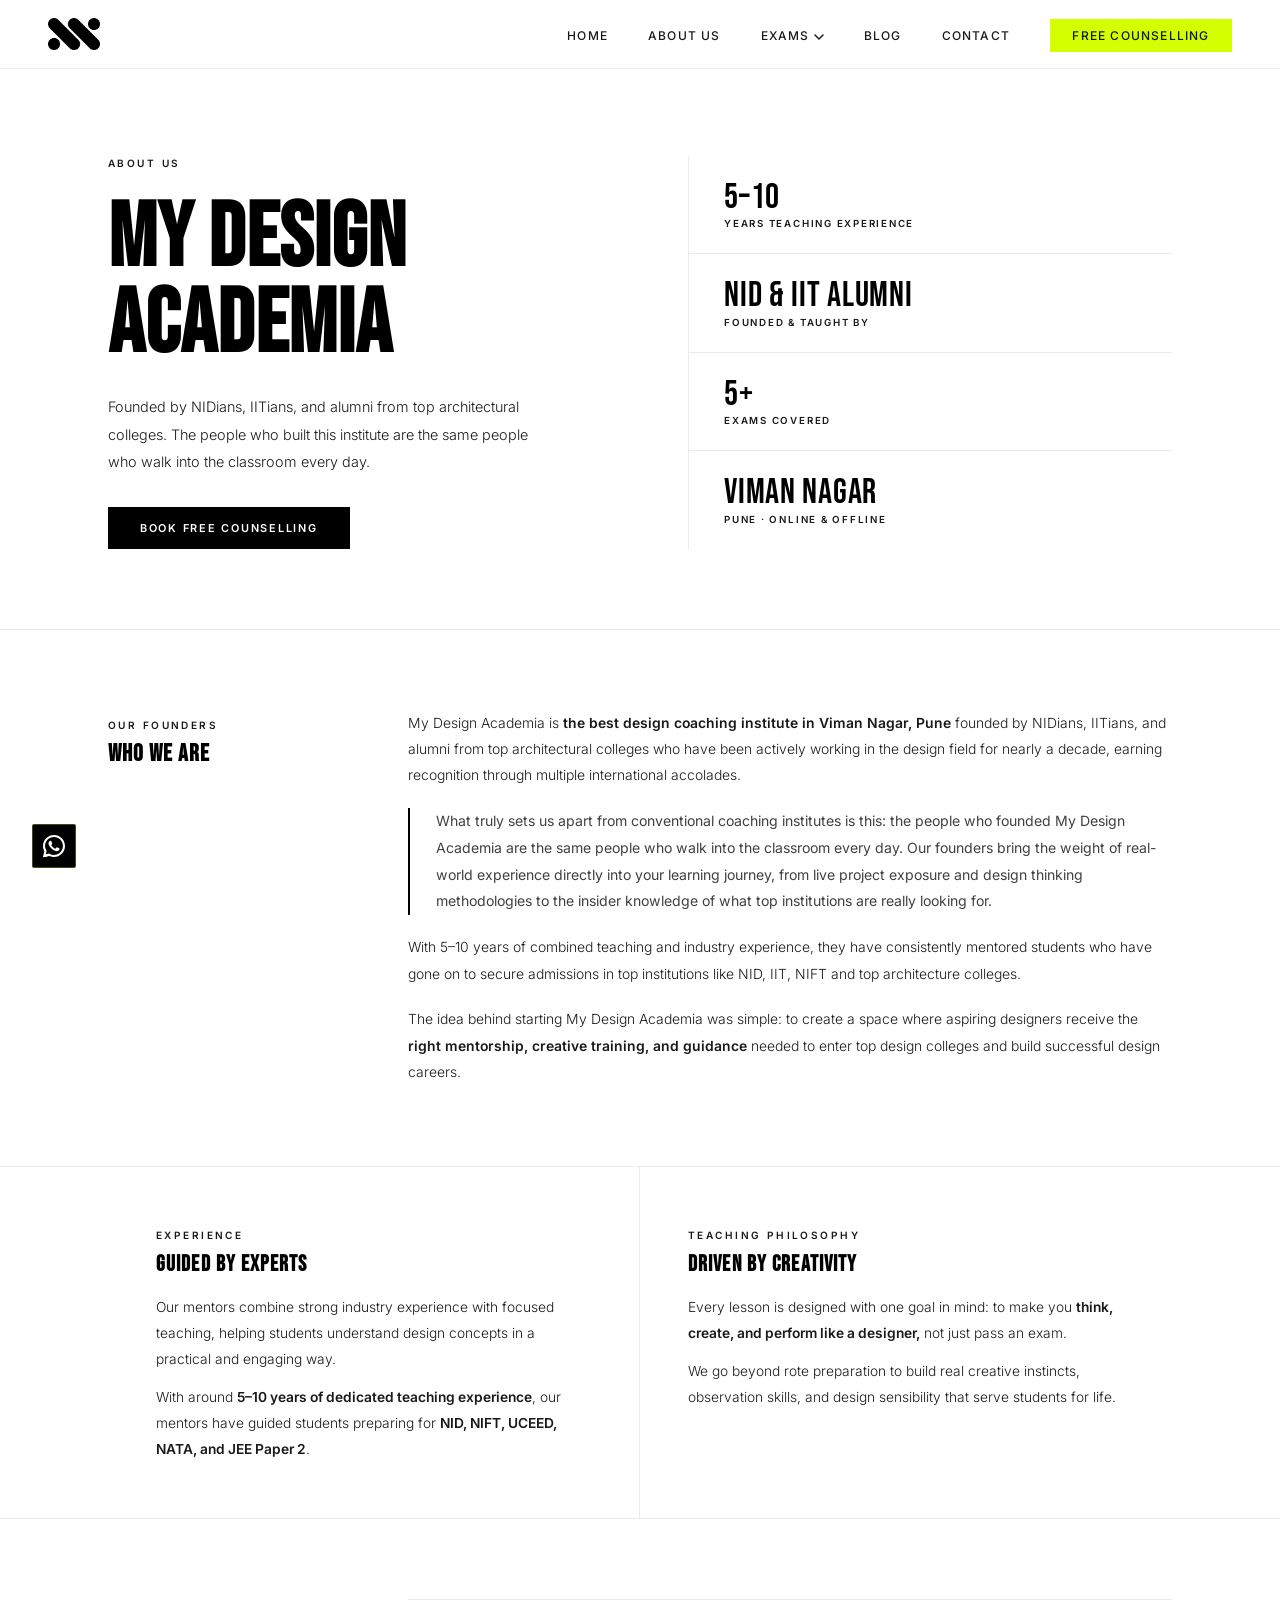
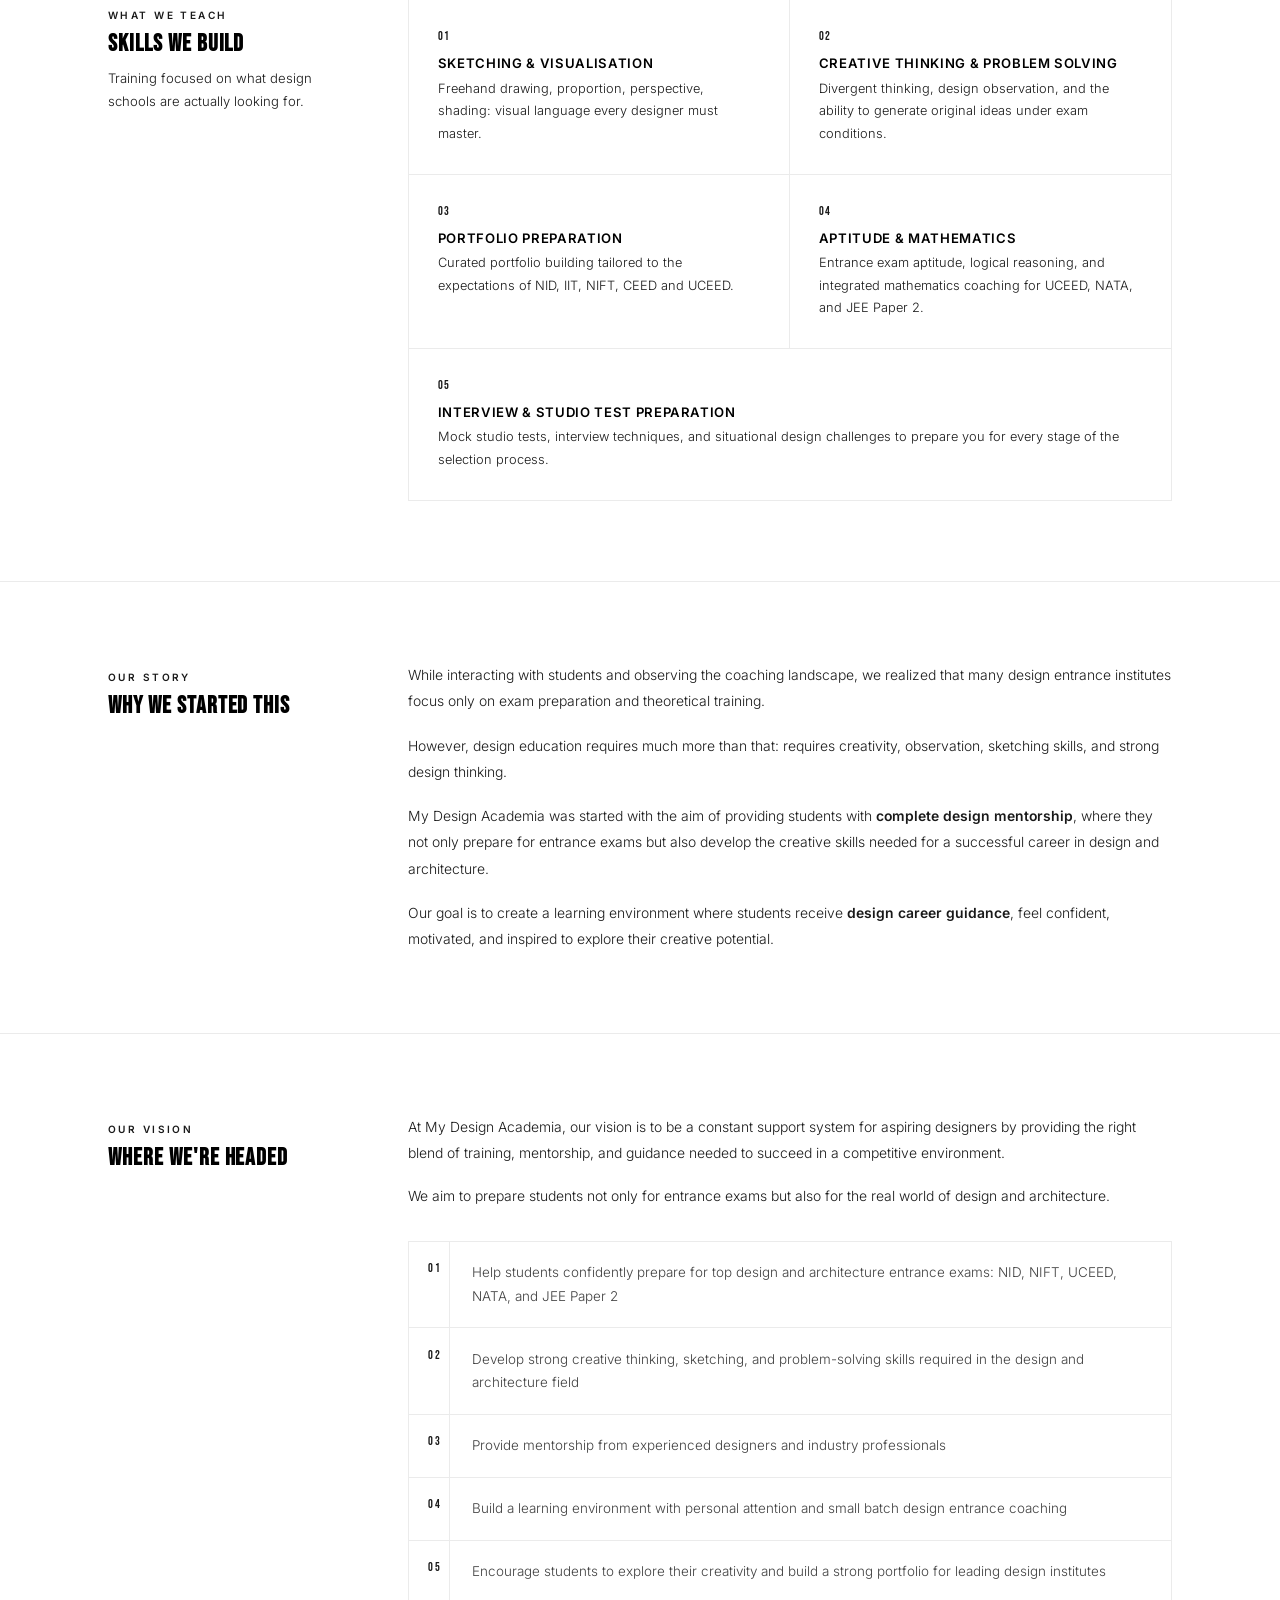
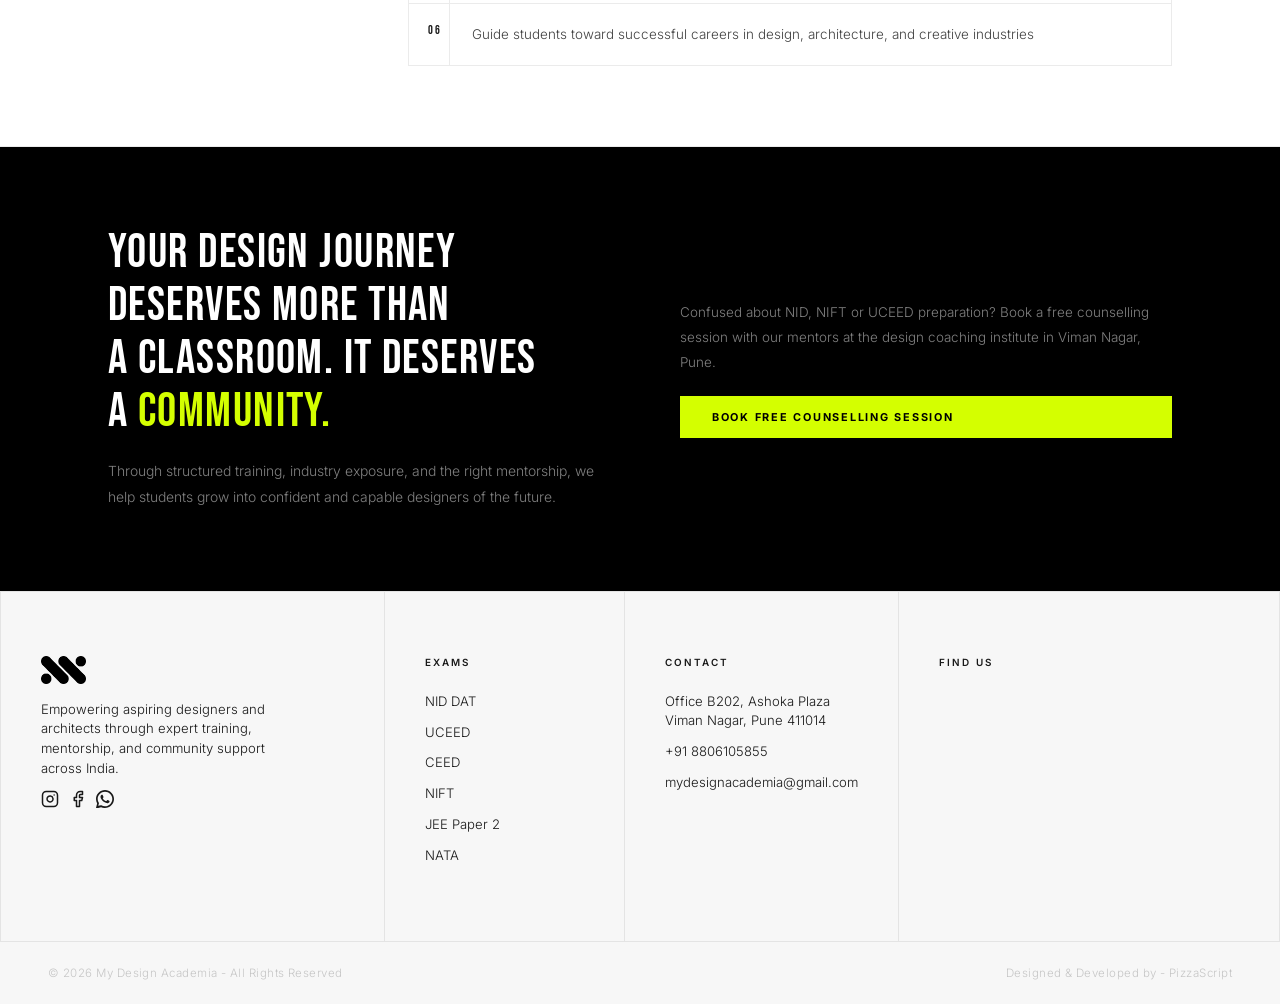
<file: about_us.html>
<!doctype html>
<html lang="en">
  <head>
    <meta charset="UTF-8" />
    <meta name="viewport" content="width=device-width, initial-scale=1.0" />
    <title>About Us | My Design Academia</title>
    <link
      href="https://fonts.googleapis.com/css2?family=Bebas+Neue&family=Inter:wght@300;400;500;600&display=swap"
      rel="stylesheet"
    />
    <link rel="stylesheet" href="css/style.css?v=2" />
    <link rel="icon" href="favicon.ico" />
  </head>
  <body>
    <!--Header injected-->
    <div id="header"></div>

    <!--HERO-->
    <section class="about-hero">
      <div class="ab-wrap">
        <div>
          <div class="ab-hero-kicker">
            <span class="ab-label">About Us</span>
          </div>
          <h1>MY DESIGN<br />ACADEMIA</h1>
          <p class="ab-hero-sub">
            Founded by NIDians, IITians, and alumni from top architectural
            colleges. The people who built this institute are the same
            people who walk into the classroom every day.
          </p>
          <div class="ab-hero-actions">
            <a class="ab-btn-fill" href="contactus.html?course=counselling#form"
              >Book Free Counselling</a
            >
          </div>
        </div>
        <div class="ab-hero-stats">
          <div class="ab-hstat">
            <div class="ab-hstat-n">5&ndash;10</div>
            <div class="ab-hstat-l">Years Teaching Experience</div>
          </div>
          <div class="ab-hstat">
            <div class="ab-hstat-n">NID &amp; IIT alumni</div>
            <div class="ab-hstat-l">Founded &amp; Taught By</div>
          </div>
          <div class="ab-hstat">
            <div class="ab-hstat-n">5+</div>
            <div class="ab-hstat-l">Exams Covered</div>
          </div>
          <div class="ab-hstat">
            <div class="ab-hstat-n">Viman Nagar</div>
            <div class="ab-hstat-l">Pune · Online &amp; Offline</div>
          </div>
        </div>
      </div>
    </section>

    <!--FOUNDERS-->
    <section class="ab-founders">
      <div class="ab-wrap">
        <div class="ab-sec-aside">
          <span class="ab-label">Our Founders</span>
          <h2>WHO WE ARE</h2>
        </div>
        <div class="ab-founders-body">
          <p>
            My Design Academia is 
            <b>the best design coaching institute in Viman Nagar, Pune</b> founded
            by NIDians, IITians, and alumni from top architectural colleges who
            have been actively working in the design field for nearly a decade,
            earning recognition through multiple international accolades.
          </p>
          <div class="ab-pull-quote">
            <p>
              What truly sets us apart from conventional coaching institutes is
              this: the people who founded My Design Academia are the same
              people who walk into the classroom every day. Our founders bring
              the weight of real-world experience directly into your learning
              journey, from live project exposure and design thinking
              methodologies to the insider knowledge of what top institutions
              are really looking for.
            </p>
          </div>
          <p>
            With 5&ndash;10 years of combined teaching and industry experience,
            they have consistently mentored students who have gone on to secure
            admissions in top institutions like NID, IIT, NIFT and top
            architecture colleges.
          </p>
          <p>
            The idea behind starting My Design Academia was simple: to
            create a space where aspiring designers receive the
            <b>right mentorship, creative training, and guidance</b>
            needed to enter top design colleges and build successful design
            careers.
          </p>
        </div>
      </div>
    </section>

    <!--EXPERIENCE + TEACHING-->
    <div class="ab-two-col-strip">
      <div class="ab-wrap">
        <div class="ab-tcol">
          <span class="ab-label">Experience</span>
          <h3>GUIDED BY EXPERTS</h3>
          <p>
            Our mentors combine strong industry experience with focused
            teaching, helping students understand design concepts in a practical
            and engaging way.
          </p>
          <p>
            With around
            <b>5&ndash;10 years of dedicated teaching experience</b>,
            our mentors have guided students preparing for
            <b>NID, NIFT, UCEED, NATA, and JEE Paper 2</b>.
          </p>
        </div>
        <div class="ab-tcol">
          <span class="ab-label">Teaching Philosophy</span>
          <h3>DRIVEN BY CREATIVITY</h3>
          <p>
            Every lesson is designed with one goal in mind: to make you
            <b>think, create, and perform like a designer,</b>
            not just pass an exam.
          </p>
          <p>
            We go beyond rote preparation to build real creative instincts,
            observation skills, and design sensibility that serve students for
            life.
          </p>
        </div>
      </div>
    </div>

    <!--SKILLS-->
    <section class="ab-skills">
      <div class="ab-wrap">
        <div class="ab-sec-aside">
          <span class="ab-label">What We Teach</span>
          <h2>SKILLS WE BUILD</h2>
          <p class="ab-sec-sub">
            Training focused on what design schools are actually looking for.
          </p>
        </div>
        <div class="ab-skills-grid">
          <div class="ab-sk">
            <div class="ab-sk-n">01</div>
            <div class="ab-sk-title">Sketching &amp; Visualisation</div>
            <div class="ab-sk-desc">
              Freehand drawing, proportion, perspective, shading:
              visual language every designer must master.
            </div>
          </div>
          <div class="ab-sk">
            <div class="ab-sk-n">02</div>
            <div class="ab-sk-title">
              Creative Thinking &amp; Problem Solving
            </div>
            <div class="ab-sk-desc">
              Divergent thinking, design observation, and the ability to
              generate original ideas under exam conditions.
            </div>
          </div>
          <div class="ab-sk">
            <div class="ab-sk-n">03</div>
            <div class="ab-sk-title">Portfolio Preparation</div>
            <div class="ab-sk-desc">
              Curated portfolio building tailored to the expectations of NID,
              IIT, NIFT, CEED and UCEED.
            </div>
          </div>
          <div class="ab-sk">
            <div class="ab-sk-n">04</div>
            <div class="ab-sk-title">Aptitude &amp; Mathematics</div>
            <div class="ab-sk-desc">
              Entrance exam aptitude, logical reasoning, and integrated
              mathematics coaching for UCEED, NATA, and JEE Paper 2.
            </div>
          </div>
          <div class="ab-sk ab-full">
            <div class="ab-sk-n">05</div>
            <div class="ab-sk-title">
              Interview &amp; Studio Test Preparation
            </div>
            <div class="ab-sk-desc">
              Mock studio tests, interview techniques, and situational design
              challenges to prepare you for every stage of the selection
              process.
            </div>
          </div>
        </div>
      </div>
    </section>

    <!--WHY WE STARTED-->
    <section class="ab-why">
      <div class="ab-wrap">
        <div class="ab-sec-aside">
          <span class="ab-label">Our Story</span>
          <h2>WHY WE STARTED THIS</h2>
        </div>
        <div class="ab-why-body">
          <p>
            While interacting with students and observing the coaching
            landscape, we realized that many design entrance institutes focus
            only on exam preparation and theoretical training.
          </p>
          <p>
            However, design education requires much more than that:
            requires creativity, observation, sketching skills, and strong
            design thinking.
          </p>
          <p>
            My Design Academia was started with the aim of providing students
            with <b>complete design mentorship</b>, where they not
            only prepare for entrance exams but also develop the creative skills
            needed for a successful career in design and architecture.
          </p>
          <p>
            Our goal is to create a learning environment where students receive
            <b>design career guidance</b>, feel confident, motivated,
            and inspired to explore their creative potential.
          </p>
        </div>
      </div>
    </section>

    <!--VISION-->
    <section class="ab-vision">
      <div class="ab-wrap">
        <div class="ab-sec-aside">
          <span class="ab-label">Our Vision</span>
          <h2>WHERE WE'RE HEADED</h2>
        </div>
        <div>
          <div class="ab-vision-intro">
            <p>
              At My Design Academia, our vision is to be a constant support
              system for aspiring designers by providing the right blend of
              training, mentorship, and guidance needed to succeed in a
              competitive environment.
            </p>
            <p>
              We aim to prepare students not only for entrance exams but also
              for the real world of design and architecture.
            </p>
          </div>
          <div class="ab-vision-list">
            <div class="ab-vl-row">
              <div class="ab-vl-num">01</div>
              <div class="ab-vl-text">
                Help students confidently prepare for top design and
                architecture entrance exams: NID, NIFT, UCEED, NATA, and
                JEE Paper 2
              </div>
            </div>
            <div class="ab-vl-row">
              <div class="ab-vl-num">02</div>
              <div class="ab-vl-text">
                Develop strong creative thinking, sketching, and problem-solving
                skills required in the design and architecture field
              </div>
            </div>
            <div class="ab-vl-row">
              <div class="ab-vl-num">03</div>
              <div class="ab-vl-text">
                Provide mentorship from experienced designers and industry
                professionals
              </div>
            </div>
            <div class="ab-vl-row">
              <div class="ab-vl-num">04</div>
              <div class="ab-vl-text">
                Build a learning environment with personal attention and small
                batch design entrance coaching
              </div>
            </div>
            <div class="ab-vl-row">
              <div class="ab-vl-num">05</div>
              <div class="ab-vl-text">
                Encourage students to explore their creativity and build a
                strong portfolio for leading design institutes
              </div>
            </div>
            <div class="ab-vl-row">
              <div class="ab-vl-num">06</div>
              <div class="ab-vl-text">
                Guide students toward successful careers in design,
                architecture, and creative industries
              </div>
            </div>
          </div>
        </div>
      </div>
    </section>

    <!--CTA BAND-->
    <div class="ab-cta-band">
      <div class="ab-wrap">
        <div>
          <div class="ab-cta-heading">
            YOUR DESIGN JOURNEY<br />DESERVES MORE THAN<br />A CLASSROOM. IT
            DESERVES<br />A <span>COMMUNITY.</span>
          </div>
          <p class="ab-cta-body">
            Through structured training, industry exposure, and the right
            mentorship, we help students grow into confident and capable
            designers of the future.
          </p>
        </div>
        <div class="ab-cta-right">
          <p>
            Confused about NID, NIFT or UCEED preparation? Book a free
            counselling session with our mentors at the design coaching
            institute in Viman Nagar, Pune.
          </p>
          <a class="ab-btn-accent" href="contactus.html?course=counselling#form"
            >Book Free Counselling Session</a
          >
        </div>
      </div>
    </div>

    <!--Footer injected-->
    <div id="footer"></div>

    <script src="js/injector.js"></script>
    <script src="js/script.js"></script>
  </body>
</html>
</file>
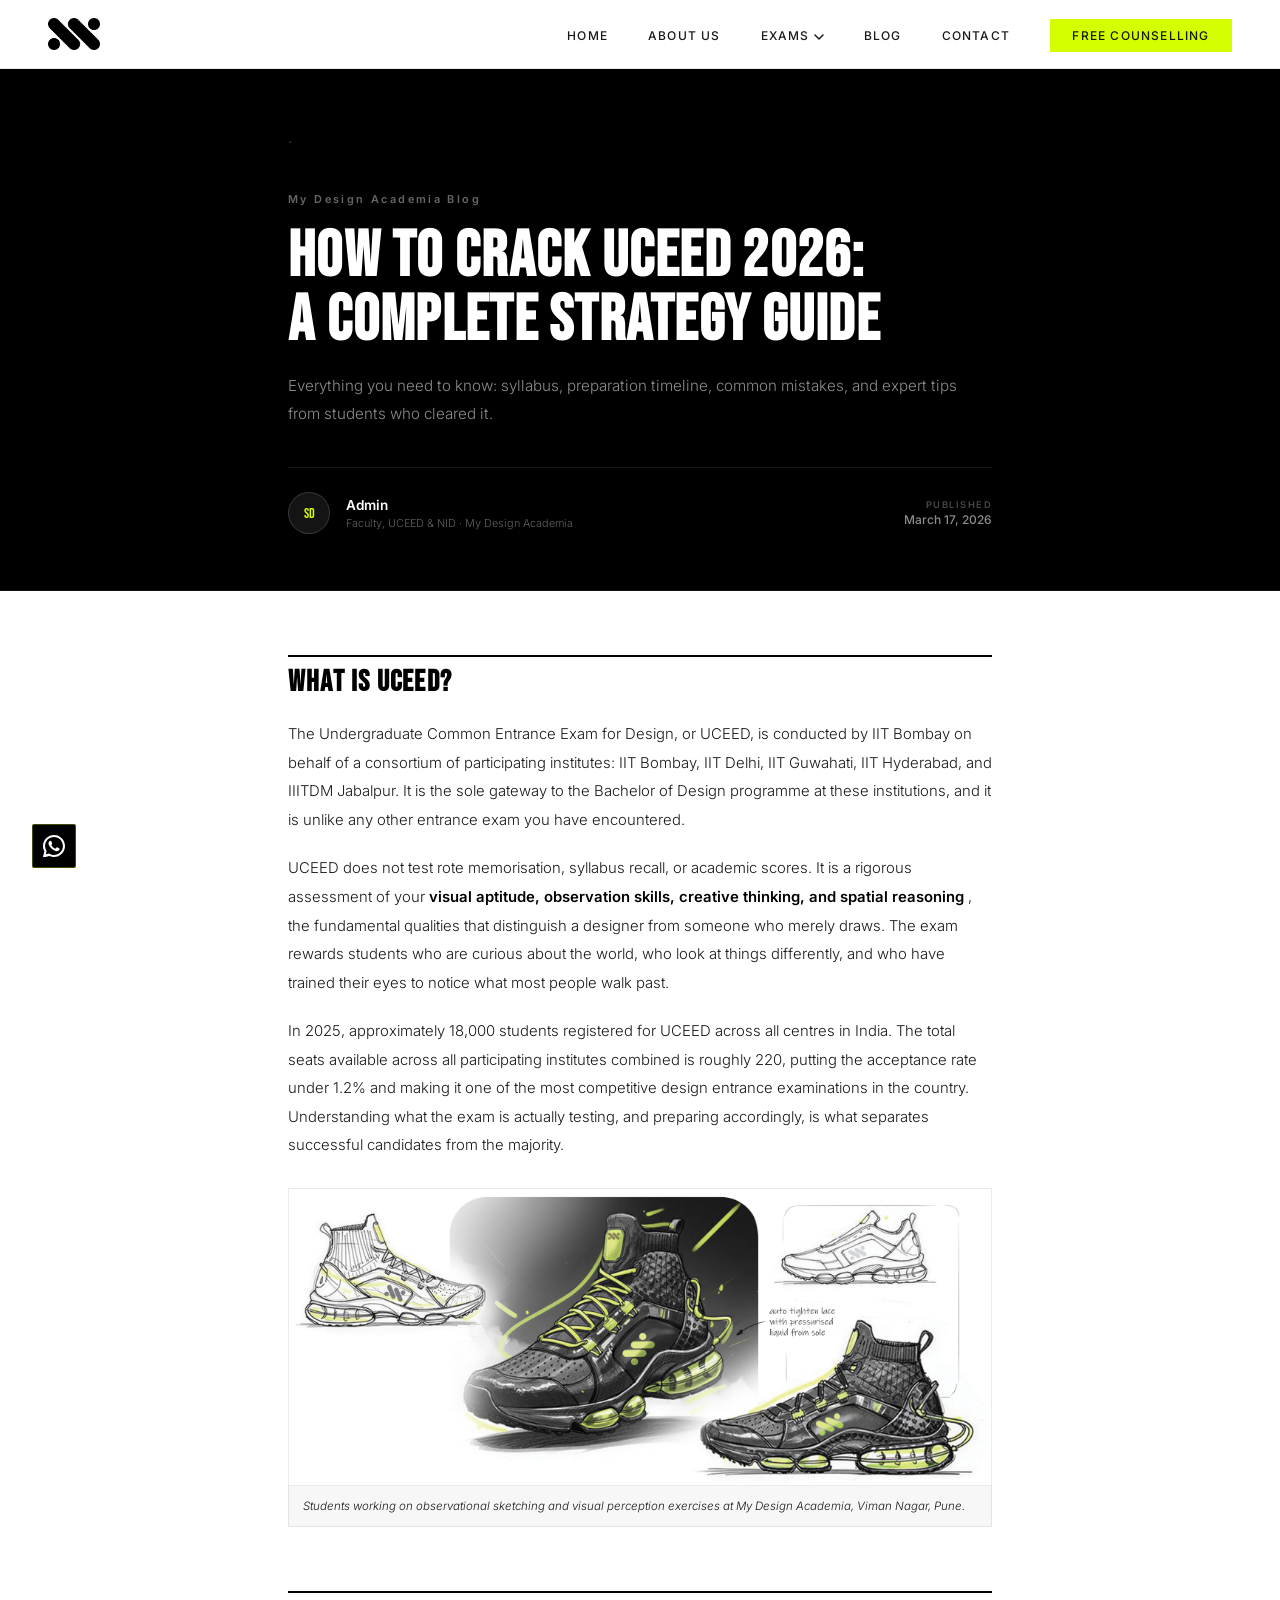
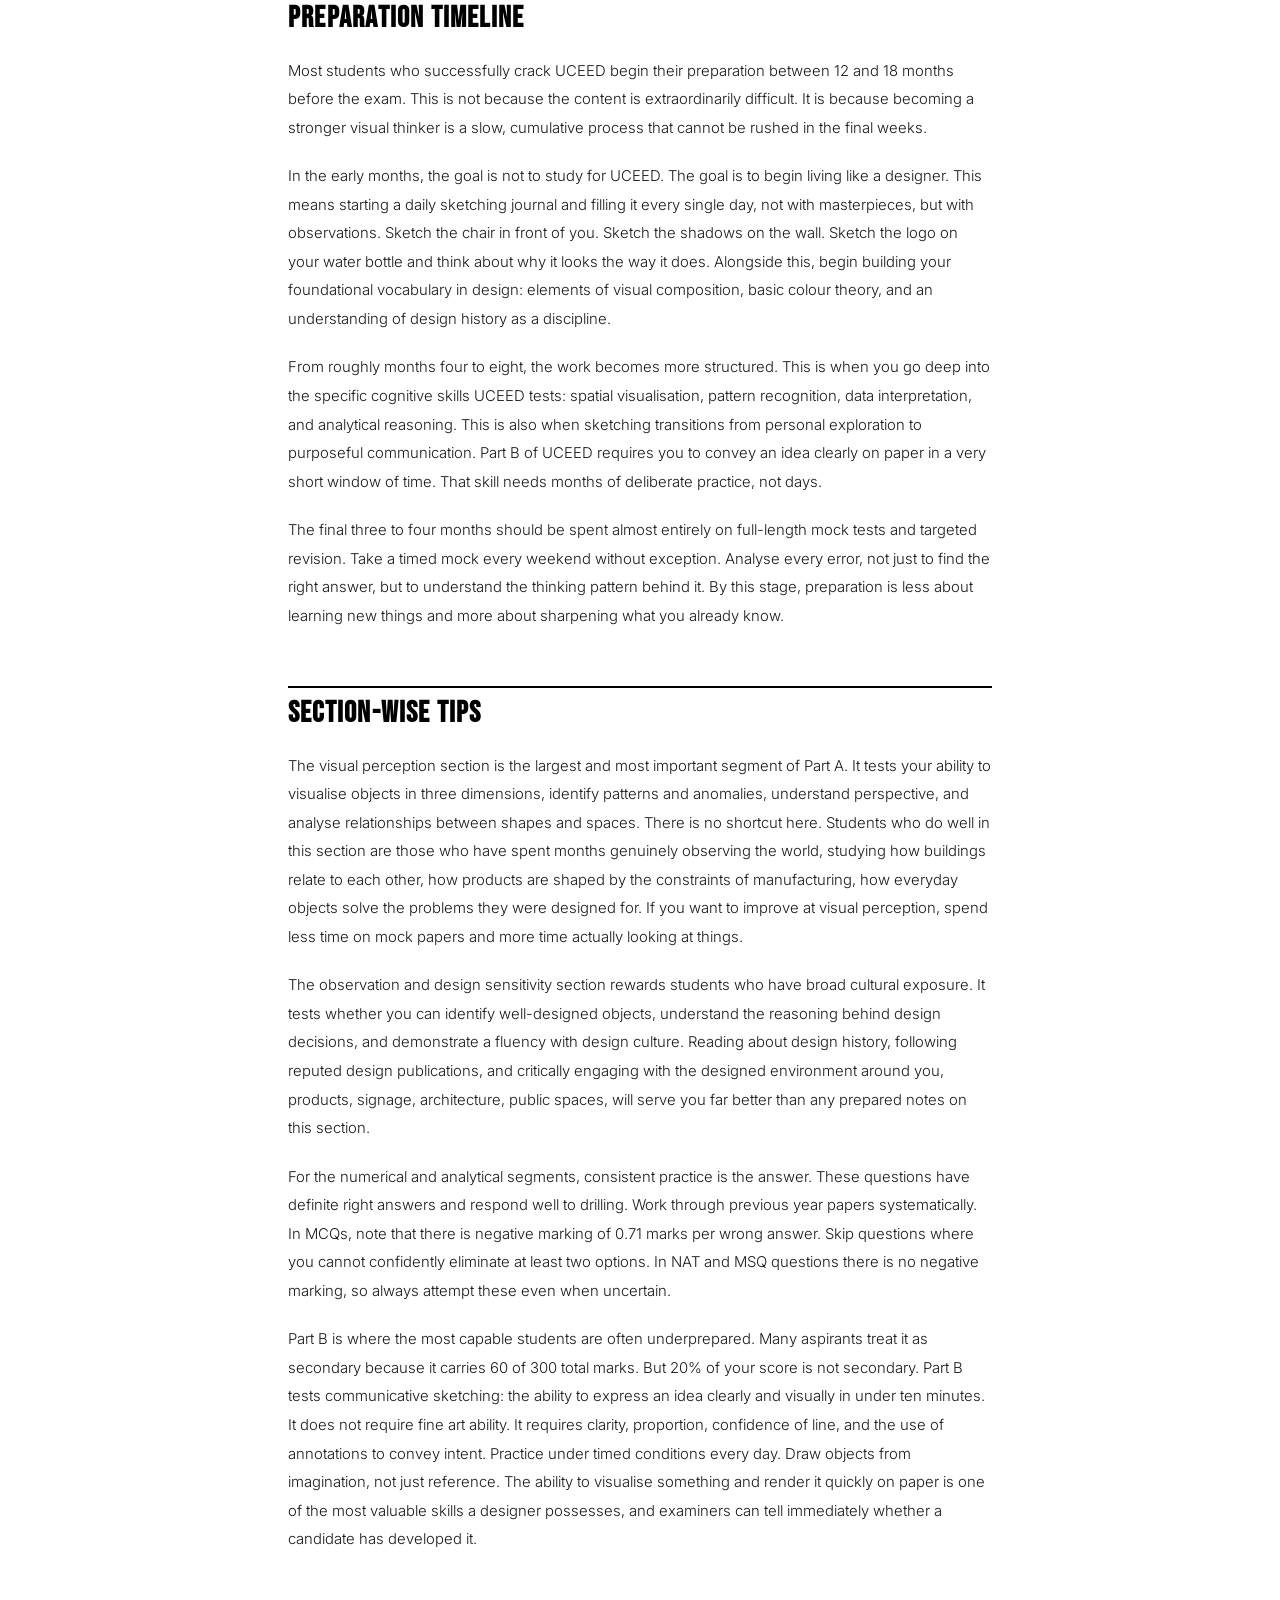
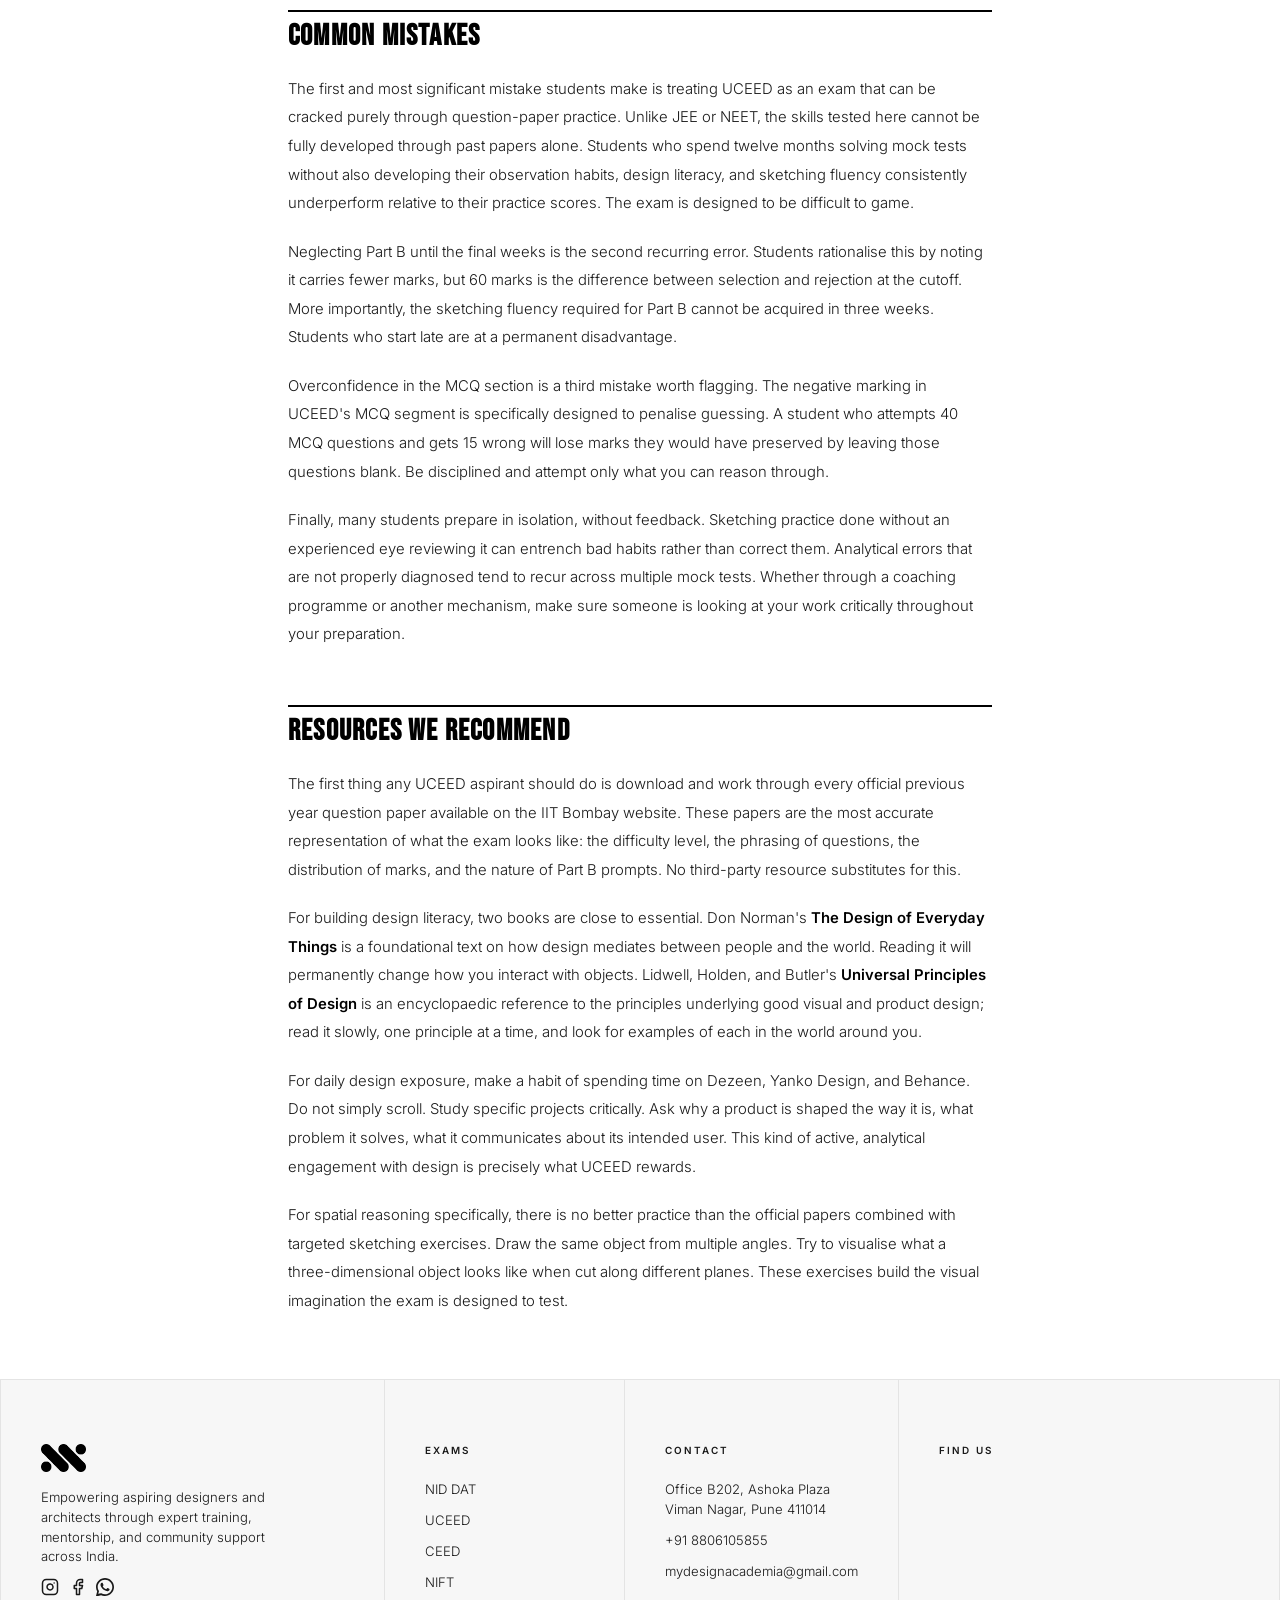
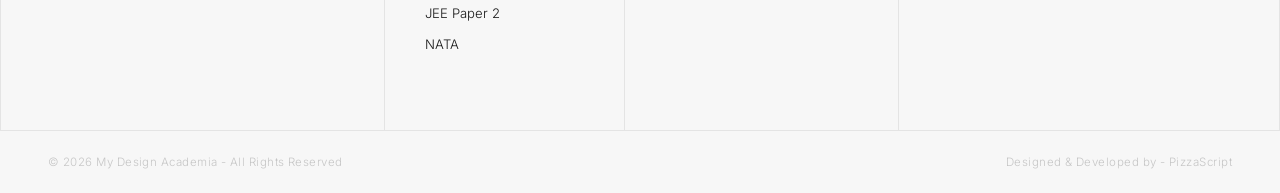
<file: blog-detail.html>
<!doctype html>
<html lang="en">
  <head>
    <meta charset="UTF-8" />
    <meta name="viewport" content="width=device-width, initial-scale=1.0" />
    <title>How to Crack UCEED 2025 — My Design Academia Blog</title>
    <link
      href="https://fonts.googleapis.com/css2?family=Bebas+Neue&family=Inter:wght@300;400;500;600&display=swap"
      rel="stylesheet"
    />
    <link rel="stylesheet" href="css/style.css?v=2" />
    <link rel="icon" href="favicon.ico" />
  </head>
  <body>
    <div id="header"></div>

    <!-- HERO -->
    <section class="bd-hero">
      <div class="bd-hero-inner">
        <div class="bd-meta-bar">
          <div class="bd-meta-right">
            <span class="bd-dot">·</span>
          </div>
        </div>
        <span
          class="label"
          style="
            color: rgba(255, 255, 255, 0.4);
            display: block;
            margin-bottom: 1.2rem;
          "
          >My Design Academia Blog</span
        >
        <h1 class="bd-title">
          How to Crack UCEED 2026:<br />A Complete Strategy Guide
        </h1>
        <p class="bd-subtitle">
          Everything you need to know: syllabus, preparation timeline, common
          mistakes, and expert tips from students who cleared it.
        </p>
        <div class="bd-author-row">
          <div class="bd-author-avatar">SD</div>
          <div class="bd-author-info">
            <span class="bd-author-name">Admin</span>
            <span class="bd-author-role"
              >Faculty, UCEED &amp; NID · My Design Academia</span
            >
          </div>
          <div class="bd-date-block">
            <span class="bd-date-label">Published</span>
            <span class="bd-date-val">March 17, 2026</span>
          </div>
        </div>
      </div>
    </section>

    <!-- ARTICLE -->
    <div class="bd-layout">
      <article class="bd-article">
        <section id="what-is-uceed">
          <h2>What is UCEED?</h2>
          <p>
            The Undergraduate Common Entrance Exam for Design, or UCEED, is
            conducted by IIT Bombay on behalf of a consortium of participating
            institutes: IIT Bombay, IIT Delhi, IIT Guwahati, IIT Hyderabad, and
            IIITDM Jabalpur. It is the sole gateway to the Bachelor of Design
            programme at these institutions, and it is unlike any other entrance
            exam you have encountered.
          </p>
          <p>
            UCEED does not test rote memorisation, syllabus recall, or academic
            scores. It is a rigorous assessment of your
            <b
              >visual aptitude, observation skills, creative thinking, and
              spatial reasoning</b
            >
            , the fundamental qualities that distinguish a designer from someone
            who merely draws. The exam rewards students who are curious about
            the world, who look at things differently, and who have trained
            their eyes to notice what most people walk past.
          </p>
          <p>
            In 2025, approximately 18,000 students registered for UCEED across
            all centres in India. The total seats available across all
            participating institutes combined is roughly 220, putting the
            acceptance rate under 1.2% and making it one of the most competitive
            design entrance examinations in the country. Understanding what the
            exam is actually testing, and preparing accordingly, is what
            separates successful candidates from the majority.
          </p>

          <figure class="bd-figure">
            <img
              src="assets/images/sketches1.jpeg"
              alt="Design sketching exercises at My Design Academia, Pune"
              class="bd-figure-img"
              loading="lazy"
            />
            <figcaption class="bd-figcaption">
              Students working on observational sketching and visual perception
              exercises at My Design Academia, Viman Nagar, Pune.
            </figcaption>
          </figure>
        </section>

        <section id="preparation-timeline">
          <h2>Preparation Timeline</h2>
          <p>
            Most students who successfully crack UCEED begin their preparation
            between 12 and 18 months before the exam. This is not because the
            content is extraordinarily difficult. It is because becoming a
            stronger visual thinker is a slow, cumulative process that cannot be
            rushed in the final weeks.
          </p>
          <p>
            In the early months, the goal is not to study for UCEED. The goal is
            to begin living like a designer. This means starting a daily
            sketching journal and filling it every single day, not with
            masterpieces, but with observations. Sketch the chair in front of
            you. Sketch the shadows on the wall. Sketch the logo on your water
            bottle and think about why it looks the way it does. Alongside this,
            begin building your foundational vocabulary in design: elements of
            visual composition, basic colour theory, and an understanding of
            design history as a discipline.
          </p>
          <p>
            From roughly months four to eight, the work becomes more structured.
            This is when you go deep into the specific cognitive skills UCEED
            tests: spatial visualisation, pattern recognition, data
            interpretation, and analytical reasoning. This is also when
            sketching transitions from personal exploration to purposeful
            communication. Part B of UCEED requires you to convey an idea
            clearly on paper in a very short window of time. That skill needs
            months of deliberate practice, not days.
          </p>
          <p>
            The final three to four months should be spent almost entirely on
            full-length mock tests and targeted revision. Take a timed mock
            every weekend without exception. Analyse every error, not just to
            find the right answer, but to understand the thinking pattern behind
            it. By this stage, preparation is less about learning new things and
            more about sharpening what you already know.
          </p>
        </section>

        <section id="section-wise-tips">
          <h2>Section-wise Tips</h2>
          <p>
            The visual perception section is the largest and most important
            segment of Part A. It tests your ability to visualise objects in
            three dimensions, identify patterns and anomalies, understand
            perspective, and analyse relationships between shapes and spaces.
            There is no shortcut here. Students who do well in this section are
            those who have spent months genuinely observing the world, studying
            how buildings relate to each other, how products are shaped by the
            constraints of manufacturing, how everyday objects solve the
            problems they were designed for. If you want to improve at visual
            perception, spend less time on mock papers and more time actually
            looking at things.
          </p>
          <p>
            The observation and design sensitivity section rewards students who
            have broad cultural exposure. It tests whether you can identify
            well-designed objects, understand the reasoning behind design
            decisions, and demonstrate a fluency with design culture. Reading
            about design history, following reputed design publications, and
            critically engaging with the designed environment around you,
            products, signage, architecture, public spaces, will serve you far
            better than any prepared notes on this section.
          </p>
          <p>
            For the numerical and analytical segments, consistent practice is
            the answer. These questions have definite right answers and respond
            well to drilling. Work through previous year papers systematically.
            In MCQs, note that there is negative marking of 0.71 marks per wrong
            answer. Skip questions where you cannot confidently eliminate at
            least two options. In NAT and MSQ questions there is no negative
            marking, so always attempt these even when uncertain.
          </p>
          <p>
            Part B is where the most capable students are often underprepared.
            Many aspirants treat it as secondary because it carries 60 of 300
            total marks. But 20% of your score is not secondary. Part B tests
            communicative sketching: the ability to express an idea clearly and
            visually in under ten minutes. It does not require fine art ability.
            It requires clarity, proportion, confidence of line, and the use of
            annotations to convey intent. Practice under timed conditions every
            day. Draw objects from imagination, not just reference. The ability
            to visualise something and render it quickly on paper is one of the
            most valuable skills a designer possesses, and examiners can tell
            immediately whether a candidate has developed it.
          </p>
        </section>

        <section id="common-mistakes">
          <h2>Common Mistakes</h2>
          <p>
            The first and most significant mistake students make is treating
            UCEED as an exam that can be cracked purely through question-paper
            practice. Unlike JEE or NEET, the skills tested here cannot be fully
            developed through past papers alone. Students who spend twelve
            months solving mock tests without also developing their observation
            habits, design literacy, and sketching fluency consistently
            underperform relative to their practice scores. The exam is designed
            to be difficult to game.
          </p>
          <p>
            Neglecting Part B until the final weeks is the second recurring
            error. Students rationalise this by noting it carries fewer marks,
            but 60 marks is the difference between selection and rejection at
            the cutoff. More importantly, the sketching fluency required for
            Part B cannot be acquired in three weeks. Students who start late
            are at a permanent disadvantage.
          </p>
          <p>
            Overconfidence in the MCQ section is a third mistake worth flagging.
            The negative marking in UCEED's MCQ segment is specifically designed
            to penalise guessing. A student who attempts 40 MCQ questions and
            gets 15 wrong will lose marks they would have preserved by leaving
            those questions blank. Be disciplined and attempt only what you can
            reason through.
          </p>
          <p>
            Finally, many students prepare in isolation, without feedback.
            Sketching practice done without an experienced eye reviewing it can
            entrench bad habits rather than correct them. Analytical errors that
            are not properly diagnosed tend to recur across multiple mock tests.
            Whether through a coaching programme or another mechanism, make sure
            someone is looking at your work critically throughout your
            preparation.
          </p>
        </section>

        <section id="resources">
          <h2>Resources We Recommend</h2>
          <p>
            The first thing any UCEED aspirant should do is download and work
            through every official previous year question paper available on the
            IIT Bombay website. These papers are the most accurate
            representation of what the exam looks like: the difficulty level,
            the phrasing of questions, the distribution of marks, and the nature
            of Part B prompts. No third-party resource substitutes for this.
          </p>
          <p>
            For building design literacy, two books are close to essential. Don
            Norman's <b>The Design of Everyday Things</b> is a foundational text
            on how design mediates between people and the world. Reading it
            will permanently change how you interact with objects. Lidwell,
            Holden, and Butler's <b>Universal Principles of Design</b> is an
            encyclopaedic reference to the principles underlying good visual and
            product design; read it slowly, one principle at a time, and look
            for examples of each in the world around you.
          </p>
          <p>
            For daily design exposure, make a habit of spending time on Dezeen,
            Yanko Design, and Behance. Do not simply scroll. Study specific
            projects critically. Ask why a product is shaped the way it is, what
            problem it solves, what it communicates about its intended user.
            This kind of active, analytical engagement with design is precisely
            what UCEED rewards.
          </p>
          <p>
            For spatial reasoning specifically, there is no better practice than
            the official papers combined with targeted sketching exercises. Draw
            the same object from multiple angles. Try to visualise what a
            three-dimensional object looks like when cut along different planes.
            These exercises build the visual imagination the exam is designed to
            test.
          </p>
        </section>
      </article>
    </div>

    <div id="footer"></div>
    <script src="js/injector.js"></script>
    <script src="js/script.js"></script>
  </body>
</html>
</file>
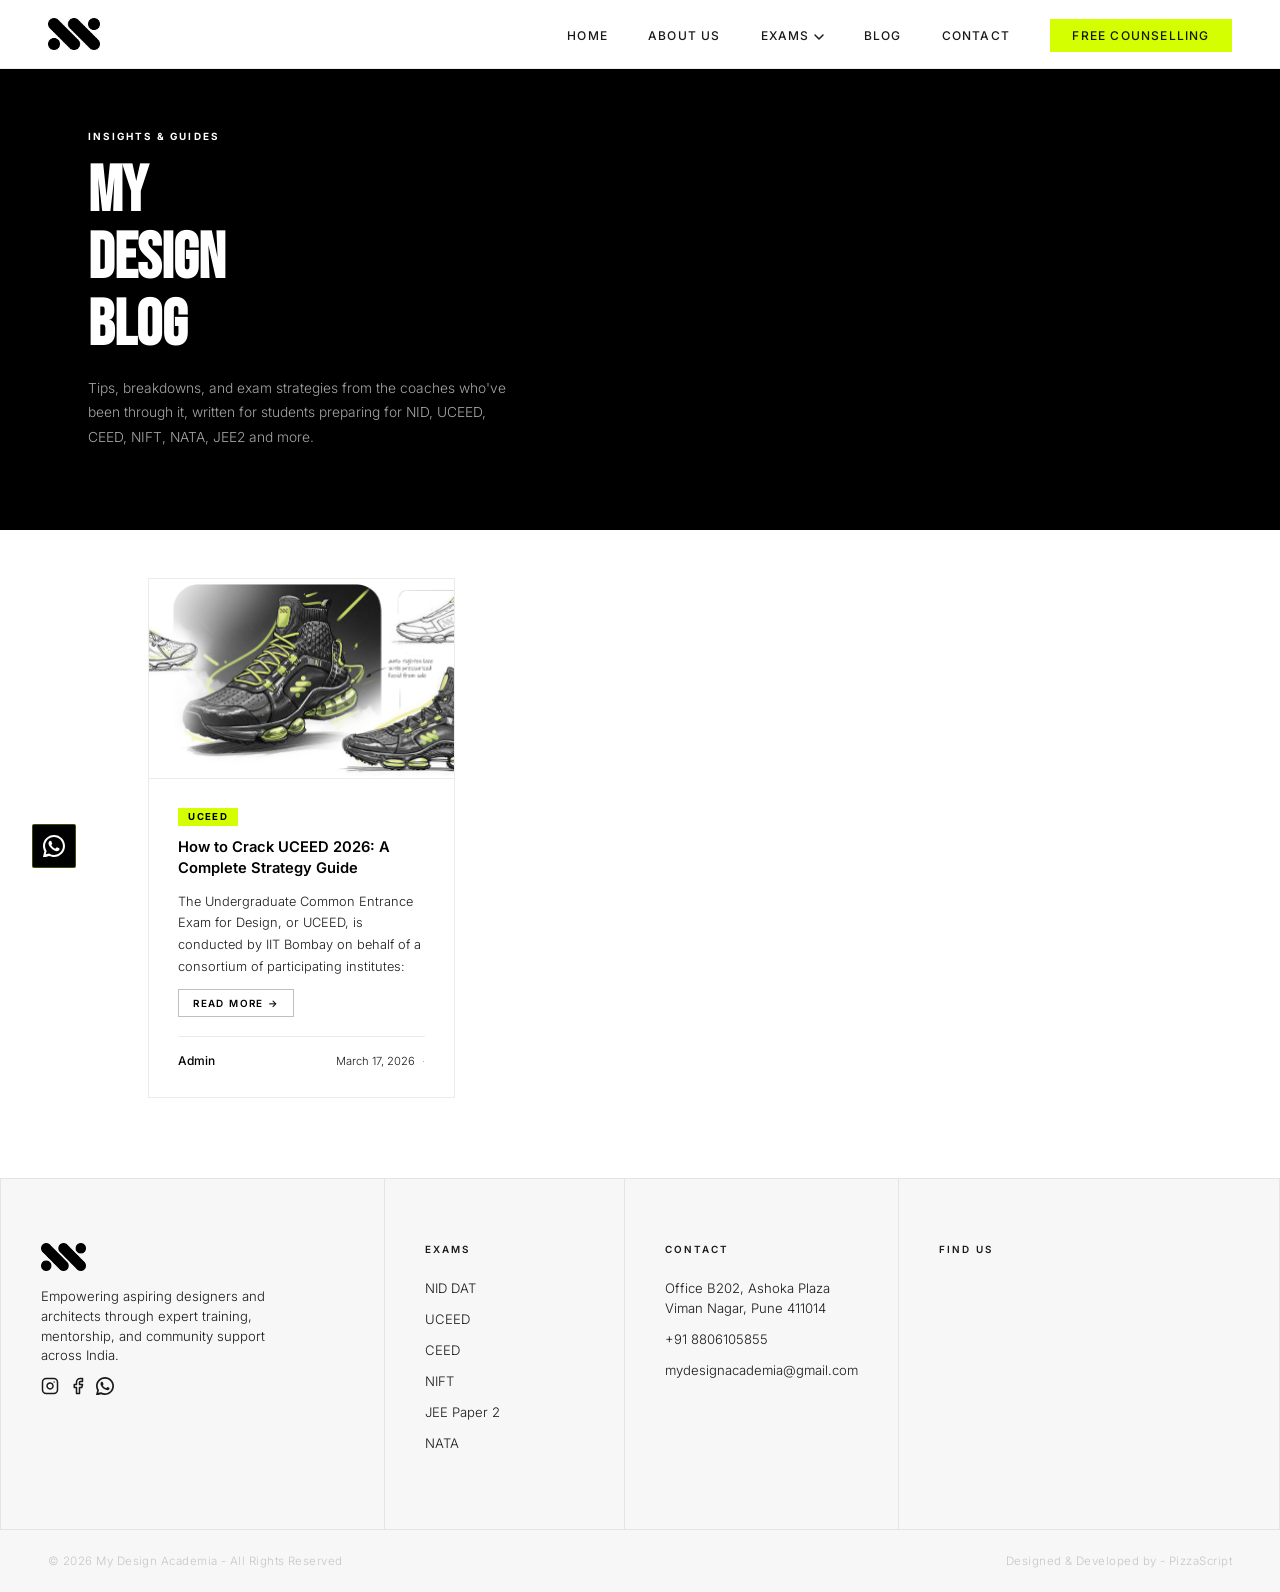
<file: blog.html>
<!doctype html>
<html lang="en">
  <head>
    <meta charset="UTF-8" />
    <meta name="viewport" content="width=device-width, initial-scale=1.0" />
    <title>Blog — My Design Academia</title>
    <link
      href="https://fonts.googleapis.com/css2?family=Bebas+Neue&family=Inter:wght@300;400;500;600&display=swap"
      rel="stylesheet"
    />
    <link rel="stylesheet" href="css/style.css?v=2" />
    <link rel="icon" href="favicon.ico" />
  </head>
  <body>
    <div id="header"></div>

    <!-- BLOG HERO -->
    <section class="uc-hero">
      <div class="uc-r">
        <div>
          <div class="uc-hero-badge">Insights &amp; Guides</div>
          <h1>MY<br>Design<br>Blog</h1>
          <p>
            Tips, breakdowns, and exam strategies from the coaches who've been
            through it, written for students preparing for NID, UCEED, CEED,
            NIFT, NATA, JEE2 and more.
          </p>
        </div>
        <!-- <div class="uc-hero-stats">
          <div class="uc-hstat">
            <div class="uc-hstat-n">NID</div>
          </div>
          <div class="uc-hstat">
            <div class="uc-hstat-n">UCEED/CEED</div>
          </div>
          <div class="uc-hstat">
            <div class="uc-hstat-n">NIFT</div>
          </div>
          <div class="uc-hstat">
            <div class="uc-hstat-n">NATA</div>
          </div>
          <div class="uc-hstat">
            <div class="uc-hstat-n">JEE2</div>
          </div>
          <div class="uc-hstat">
            <div class="uc-hstat-n">Foreign Portfolio</div>
          </div>
        </div> -->
      </div>
    </section>

    <!-- BLOG GRID -->
    <div class="bl-grid-wrap">
      <div class="bl-grid">
        <a href="blog-detail.html" class="bl-card">
          <div class="bl-card-img-wrap">
            <img
              src="assets/images/sketches1.jpeg"
              alt="UCEED"
              class="bl-card-img"
              loading="lazy"
            />
          </div>
          <div class="bl-card-body">
            <span class="bd-category">UCEED</span>
            <h3 class="bl-card-title">
              How to Crack UCEED 2026: A Complete Strategy Guide
            </h3>
            <p class="bl-card-excerpt">
              The Undergraduate Common Entrance Exam for Design, or UCEED, is
            conducted by IIT Bombay on behalf of a consortium of participating
            institutes:
            </p>
            <span class="bl-read-more">Read More →</span>
            <div class="bl-card-meta">
              <div class="bl-meta-author">
                <!-- <div class="bl-avatar">A</div> -->
                <span>Admin</span>
              </div>
              <div class="bl-meta-right">
                <span>March 17, 2026</span>
                <span class="bl-dot">·</span>
              </div>
            </div>
          </div>
        </a>
      </div>
    </div>
    <div id="footer"></div>
    <script src="js/injector.js"></script>
    <script src="js/script.js"></script>
  </body>
</html>
</file>
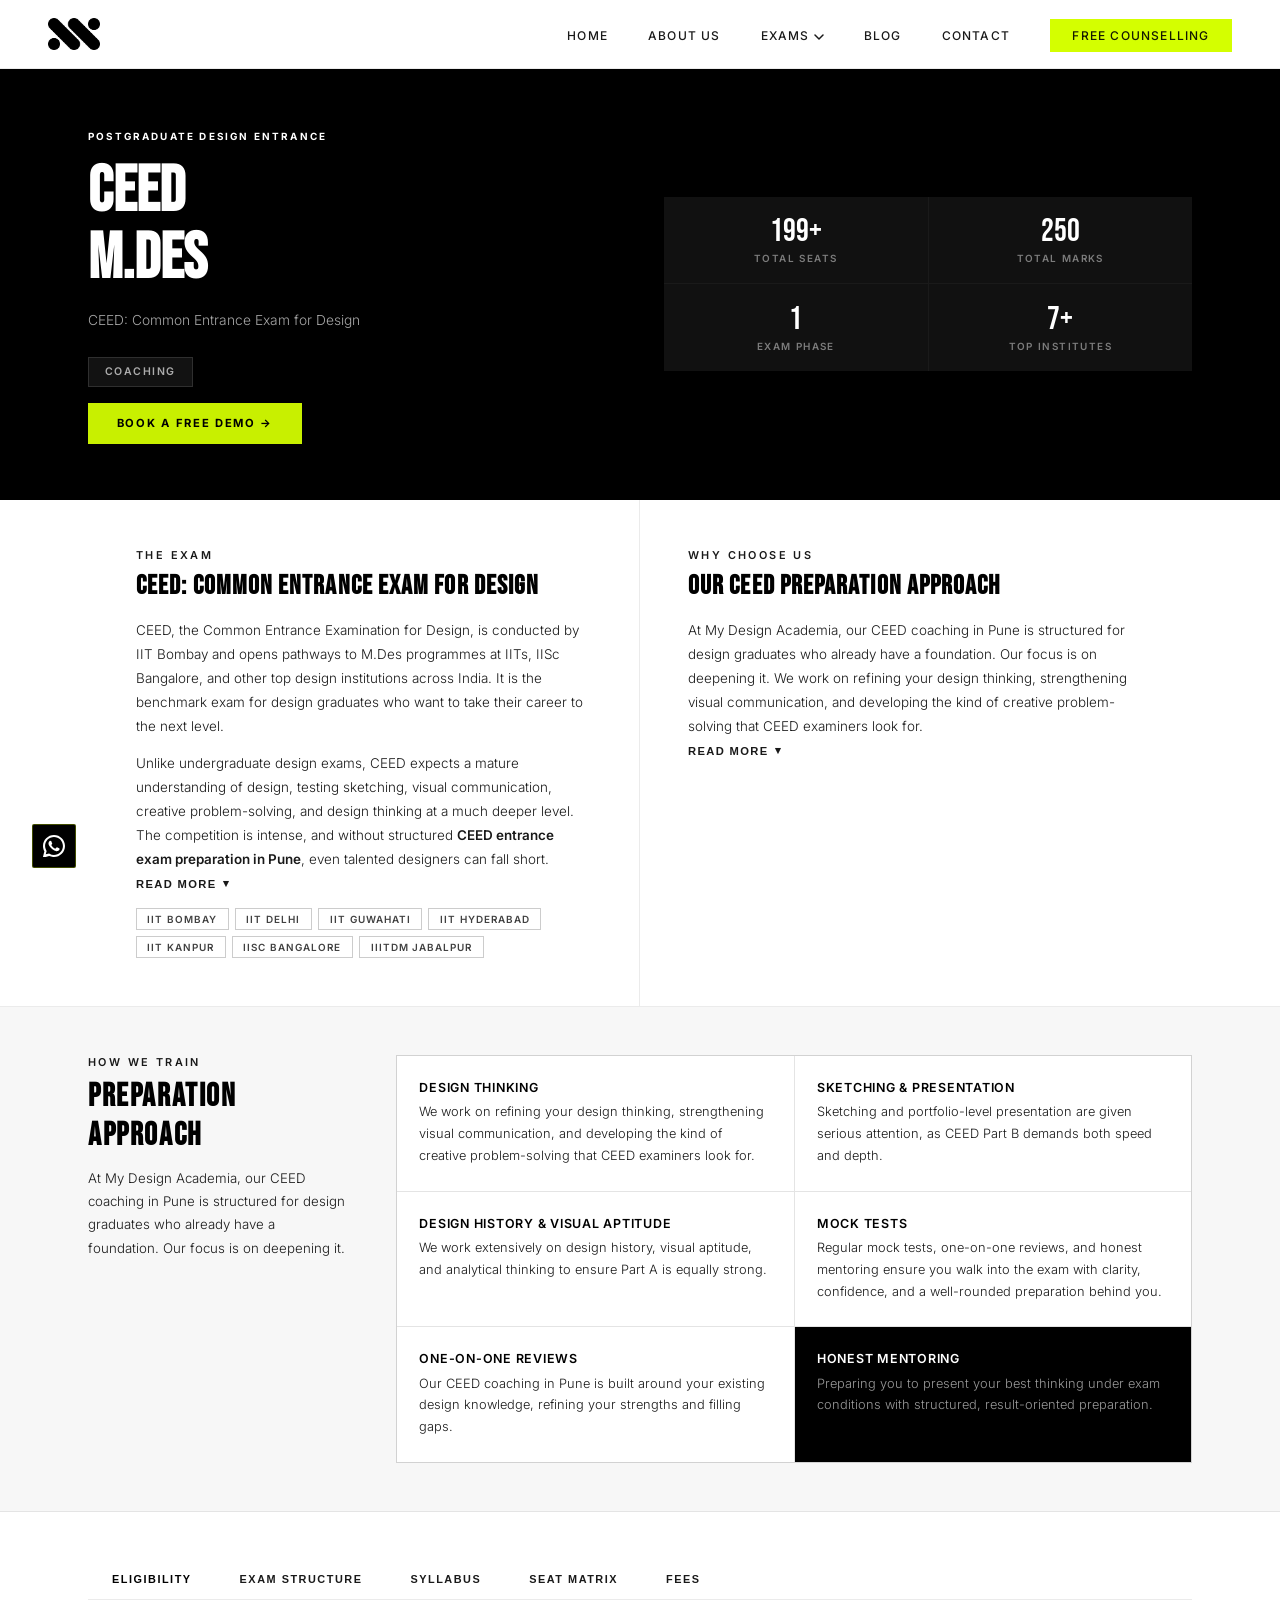
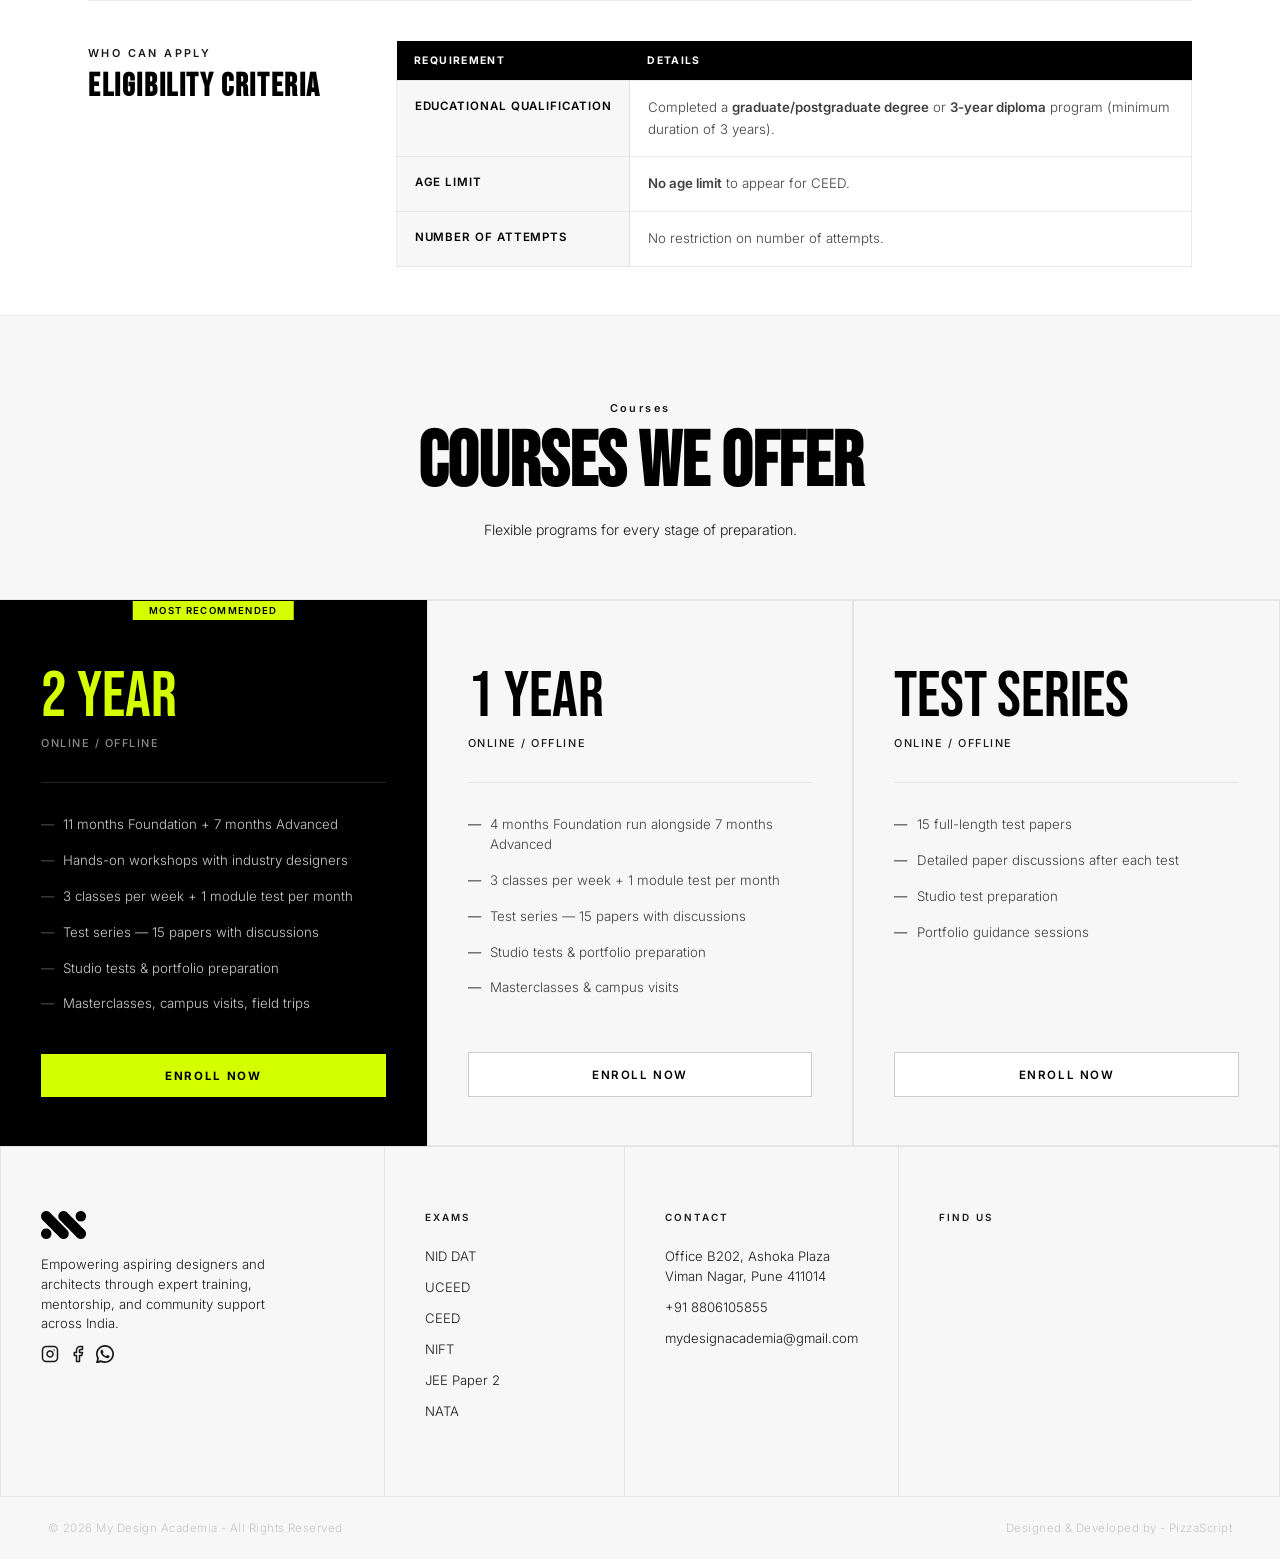
<file: ceed.html>
<!doctype html>
<html lang="en">
  <head>
    <meta charset="UTF-8" />
    <meta name="viewport" content="width=device-width, initial-scale=1.0" />
    <title>CEED — M.Des Coaching | My Design Academia</title>
    <link
      href="https://fonts.googleapis.com/css2?family=Bebas+Neue&family=Inter:wght@300;400;500;600&display=swap"
      rel="stylesheet"
    />
    <link rel="stylesheet" href="css/style.css?v=2" />
    <link rel="icon" href="favicon.ico" />
  </head>
  <body>
    <div id="header"></div>

    <!-- HERO -->
    <section class="uc-hero">
      <div class="uc-r">
        <div>
          <div class="uc-hero-badge">Postgraduate Design Entrance</div>
          <h1>CEED<br /><span>M.Des</span></h1>
          <p>CEED: Common Entrance Exam for Design</p>
          <div class="hero-badge">Coaching</div>
          <a
            class="uc-btn-accent"
            href="contactus.html?exam=design&course=demo#form"
            >Book a Free Demo →</a
          >
        </div>
        <div class="uc-hero-stats">
          <div class="uc-hstat">
            <div class="uc-hstat-n">199+</div>
            <div class="uc-hstat-l">Total Seats</div>
          </div>
          <div class="uc-hstat">
            <div class="uc-hstat-n">250</div>
            <div class="uc-hstat-l">Total Marks</div>
          </div>
          <div class="uc-hstat">
            <div class="uc-hstat-n">1</div>
            <div class="uc-hstat-l">Exam Phase</div>
          </div>
          <div class="uc-hstat">
            <div class="uc-hstat-n">7+</div>
            <div class="uc-hstat-l">Top Institutes</div>
          </div>
        </div>
      </div>
    </section>

    <!-- WHAT IS CEED + OUR APPROACH -->
    <div class="uc-info-strip">
      <div class="uc-r">
        <div class="uc-info-col">
          <span class="uc-label">The Exam</span>
          <h2>CEED: Common Entrance Exam for Design</h2>
          <p>
            CEED, the Common Entrance Examination for Design, is conducted by
            IIT Bombay and opens pathways to M.Des programmes at IITs, IISc
            Bangalore, and other top design institutions across India. It is the
            benchmark exam for design graduates who want to take their career to
            the next level.
          </p>
          <p>
            Unlike undergraduate design exams, CEED expects a mature
            understanding of design, testing sketching, visual communication,
            creative problem-solving, and design thinking at a much deeper
            level. The competition is intense, and without structured
            <b>CEED entrance exam preparation in Pune</b>, even
            talented designers can fall short.
          </p>
          <div class="uc-collapse-body" id="whatMore">
            <p style="margin-top: 0.75rem">
              My Design Academia, recognised as the
              <b>best design coaching institute in Viman Nagar</b>,
              brings the right direction to your preparation. Our
              <b>CEED coaching in Viman Nagar Pune</b> is built around
              your existing design knowledge, refining your strengths, filling
              gaps, and preparing you to present your best thinking under exam
              conditions.
            </p>
          </div>
          <button class="uc-read-more-btn" onclick="ucToggle('whatMore', this)">
            Read More <span class="uc-arrow">▾</span>
          </button>
          <div class="uc-tag-row">
            <span class="uc-tag">IIT Bombay</span>
            <span class="uc-tag">IIT Delhi</span>
            <span class="uc-tag">IIT Guwahati</span>
            <span class="uc-tag">IIT Hyderabad</span>
            <span class="uc-tag">IIT Kanpur</span>
            <span class="uc-tag">IISc Bangalore</span>
            <span class="uc-tag">IIITDM Jabalpur</span>
          </div>
        </div>

        <div class="uc-info-col">
          <span class="uc-label">Why Choose Us</span>
          <h2>Our CEED Preparation Approach</h2>
          <p>
            At My Design Academia, our CEED coaching in Pune is structured for
            design graduates who already have a foundation. Our focus is on
            deepening it. We work on refining your design thinking,
            strengthening visual communication, and developing the kind of
            creative problem-solving that CEED examiners look for.
          </p>
          <div class="uc-collapse-body" id="whyMore">
            <p style="margin-top: 0.75rem">
              Sketching and portfolio-level presentation are given serious
              attention, as CEED Part B demands both speed and depth. We also
              work extensively on design history, visual aptitude, and
              analytical thinking to ensure Part A is equally strong.
            </p>
            <p style="margin-top: 0.75rem">
              Regular mock tests, one-on-one reviews, and honest mentoring
              ensure you walk into the exam with clarity, confidence, and a
              well-rounded preparation behind you.
            </p>
          </div>
          <button class="uc-read-more-btn" onclick="ucToggle('whyMore', this)">
            Read More <span class="uc-arrow">▾</span>
          </button>
        </div>
      </div>
    </div>

    <!-- APPROACH -->
    <section class="uc-approach">
      <div class="uc-r">
        <div class="uc-approach-aside">
          <span class="uc-label">How We Train</span>
          <h2 class="uc-sec-title">Preparation<br />Approach</h2>
          <p>
            At My Design Academia, our CEED coaching in Pune is structured for
            design graduates who already have a foundation. Our focus is on
            deepening it.
          </p>
        </div>
        <div class="uc-approach-grid">
          <div class="uc-acard">
            <div class="uc-atitle">Design Thinking</div>
            <div class="uc-adesc">
              We work on refining your design thinking, strengthening visual
              communication, and developing the kind of creative problem-solving
              that CEED examiners look for.
            </div>
          </div>
          <div class="uc-acard">
            <div class="uc-atitle">Sketching &amp; Presentation</div>
            <div class="uc-adesc">
              Sketching and portfolio-level presentation are given serious
              attention, as CEED Part B demands both speed and depth.
            </div>
          </div>
          <div class="uc-acard">
            <div class="uc-atitle">Design History &amp; Visual Aptitude</div>
            <div class="uc-adesc">
              We work extensively on design history, visual aptitude, and
              analytical thinking to ensure Part A is equally strong.
            </div>
          </div>
          <div class="uc-acard">
            <div class="uc-atitle">Mock Tests</div>
            <div class="uc-adesc">
              Regular mock tests, one-on-one reviews, and honest mentoring
              ensure you walk into the exam with clarity, confidence, and a
              well-rounded preparation behind you.
            </div>
          </div>
          <div class="uc-acard">
            <div class="uc-atitle">One-on-One Reviews</div>
            <div class="uc-adesc">
              Our CEED coaching in Pune is built around your existing design
              knowledge, refining your strengths and filling gaps.
            </div>
          </div>
          <div class="uc-acard uc-acard--dark">
            <div class="uc-atitle">Honest Mentoring</div>
            <div class="uc-adesc">
              Preparing you to present your best thinking under exam conditions
              with structured, result-oriented preparation.
            </div>
          </div>
        </div>
      </div>
    </section>

    <!-- TABBED SECTION -->
    <section class="uc-tabbed">
      <div class="uc-r">
        <div class="uc-tab-nav">
          <button class="uc-tab-btn active" onclick="ucShowTab('elig', this)">
            Eligibility
          </button>
          <button class="uc-tab-btn" onclick="ucShowTab('exam', this)">
            Exam Structure
          </button>
          <button class="uc-tab-btn" onclick="ucShowTab('syl', this)">
            Syllabus
          </button>
          <button class="uc-tab-btn" onclick="ucShowTab('camp', this)">
            Seat Matrix
          </button>
          <button class="uc-tab-btn" onclick="ucShowTab('fees', this)">
            Fees
          </button>
        </div>

        <!-- ELIGIBILITY -->
        <div class="uc-tab-pane active" id="elig">
          <div class="uc-elig-layout">
            <div>
              <span class="uc-label">Who Can Apply</span>
              <h2 class="uc-sec-title">Eligibility Criteria</h2>
            </div>
            <table class="uc-elig-table">
              <thead>
                <tr>
                  <th>Requirement</th>
                  <th>Details</th>
                </tr>
              </thead>
              <tbody>
                <tr>
                  <td>Educational Qualification</td>
                  <td>
                    Completed a <b>graduate/postgraduate degree</b> or
                    <b>3-year diploma</b> program (minimum duration of
                    3 years).
                  </td>
                </tr>
                <tr>
                  <td>Age Limit</td>
                  <td><b>No age limit</b> to appear for CEED.</td>
                </tr>
                <tr>
                  <td>Number of Attempts</td>
                  <td>No restriction on number of attempts.</td>
                </tr>
              </tbody>
            </table>
          </div>
        </div>

        <!-- EXAM STRUCTURE -->
        <div class="uc-tab-pane" id="exam">
          <p
            style="
              font-size: 0.85rem;
              color: var(--muted);
              margin-bottom: 1.5rem;
            "
          >
            CEED exam consists of <b>two parts</b>:
            <b>Part A and Part B</b>
          </p>
          <div class="uc-exam-cols">
            <div class="uc-ecard">
              <div class="uc-ecard-head">
                <div class="uc-ecard-title">Part-A (Computer-Based Test)</div>
                <div class="uc-ecard-badge">150 Marks</div>
              </div>
              <table class="uc-struct-table">
                <tr>
                  <td>Mode</td>
                  <td>Online</td>
                </tr>
                <tr>
                  <td>Duration</td>
                  <td>1 Hour</td>
                </tr>
                <tr>
                  <td>Total Marks</td>
                  <td>150</td>
                </tr>
                <tr>
                  <td>Question Types</td>
                  <td>Objective (NAT, MSQ, MCQ)</td>
                </tr>
              </table>
            </div>
            <div class="uc-ecard">
              <div class="uc-ecard-head">
                <div class="uc-ecard-title">Part-B (Pen and Paper Test)</div>
                <div class="uc-ecard-badge">100 Marks</div>
              </div>
              <table class="uc-struct-table">
                <tr>
                  <td>Mode</td>
                  <td>Written (Answer booklet provided)</td>
                </tr>
                <tr>
                  <td>Duration</td>
                  <td>2 Hours</td>
                </tr>
                <tr>
                  <td>Total Marks</td>
                  <td>100</td>
                </tr>
                <tr>
                  <td>Number of Questions</td>
                  <td>5</td>
                </tr>
                <tr>
                  <td>Evaluation Areas</td>
                  <td>
                    Design skills, sketching, problem-solving, creativity,
                    communication
                  </td>
                </tr>
              </table>
            </div>
          </div>
          <div class="uc-qtable-label">Part-A Question Format</div>
          <div class="uc-qwrap">
            <table class="uc-qtable">
              <thead>
                <tr>
                  <th>Section</th>
                  <th>No. of Questions</th>
                  <th>Question Numbers</th>
                  <th>Marks for Correct Answer</th>
                  <th>Negative Marking</th>
                  <th>Marks for Unattempt</th>
                  <th>Total Marks</th>
                </tr>
              </thead>
              <tbody>
                <tr>
                  <td>NAT (Numerical Answer Type)</td>
                  <td>8</td>
                  <td>1–8</td>
                  <td>4</td>
                  <td>0</td>
                  <td>0</td>
                  <td>32</td>
                </tr>
                <tr>
                  <td>MSQ (Multiple Select Questions)</td>
                  <td>10</td>
                  <td>9–18</td>
                  <td>Partial Marking</td>
                  <td class="uc-neg">−1</td>
                  <td>0</td>
                  <td>40</td>
                </tr>
                <tr>
                  <td>MCQ (Multiple Choice Questions)</td>
                  <td>26</td>
                  <td>19–44</td>
                  <td>3</td>
                  <td class="uc-neg">−0.5</td>
                  <td>0</td>
                  <td>78</td>
                </tr>
                <tr>
                  <td><b>Total</b></td>
                  <td><b>44</b></td>
                  <td>1–44</td>
                  <td>—</td>
                  <td>—</td>
                  <td>—</td>
                  <td><b>150</b></td>
                </tr>
              </tbody>
            </table>
          </div>
        </div>

        <!-- SYLLABUS -->
        <div class="uc-tab-pane" id="syl">
          <div class="uc-syl-grid">
            <div class="uc-syl-block">
              <div class="uc-syl-head">
                <div class="uc-syl-title">Part-A Syllabus</div>
                <div class="uc-syl-sub">CBT</div>
              </div>
              <div class="uc-syl-row">
                <div class="uc-syl-area">
                  Visualization &amp; Spatial Reasoning
                </div>
                <div class="uc-syl-desc">
                  Understanding and transformation of 2D and 3D shapes, spatial
                  relationships
                </div>
              </div>
              <div class="uc-syl-row">
                <div class="uc-syl-area">
                  Scientific &amp; Practical Knowledge
                </div>
                <div class="uc-syl-desc">
                  Understanding of everyday scientific concepts and objects
                </div>
              </div>
              <div class="uc-syl-row">
                <div class="uc-syl-area">
                  Observation &amp; Design Sensitivity
                </div>
                <div class="uc-syl-desc">
                  Attention to detail, ability to detect hidden patterns, and
                  critical analysis
                </div>
              </div>
              <div class="uc-syl-row">
                <div class="uc-syl-area">Environment &amp; Society</div>
                <div class="uc-syl-desc">
                  Awareness of environmental, social, and cultural connections
                  in design
                </div>
              </div>
              <div class="uc-syl-row">
                <div class="uc-syl-area">
                  Analytical &amp; Logical Reasoning
                </div>
                <div class="uc-syl-desc">
                  Interpretation of data and logical thinking
                </div>
              </div>
              <div class="uc-syl-row">
                <div class="uc-syl-area">Language</div>
                <div class="uc-syl-desc">
                  Proficiency in reading and understanding Standard English
                </div>
              </div>
              <div class="uc-syl-row">
                <div class="uc-syl-area">Creativity</div>
                <div class="uc-syl-desc">
                  Interpretation of analogies, metaphors, symbols (verbal and
                  visual)
                </div>
              </div>
              <div class="uc-syl-row">
                <div class="uc-syl-area">Art &amp; Design Knowledge</div>
                <div class="uc-syl-desc">
                  Familiarity with art/design history, artists, products, and
                  current trends
                </div>
              </div>
              <div class="uc-syl-row">
                <div class="uc-syl-area">Design Methods &amp; Practices</div>
                <div class="uc-syl-desc">
                  Understanding of materials, media, production methods, and
                  ergonomics
                </div>
              </div>
            </div>
            <div class="uc-syl-block">
              <div class="uc-syl-head">
                <div class="uc-syl-title">Part-B Syllabus</div>
                <div class="uc-syl-sub">Pen &amp; Paper</div>
              </div>
              <div class="uc-syl-row">
                <div class="uc-syl-area">Drawing</div>
                <div class="uc-syl-desc">
                  Freehand drawing of scenes, products, and people with correct
                  proportion, perspective, shading
                </div>
              </div>
              <div class="uc-syl-row">
                <div class="uc-syl-area">Creativity</div>
                <div class="uc-syl-desc">
                  Ability to think divergently and present original ideas and
                  solutions
                </div>
              </div>
              <div class="uc-syl-row">
                <div class="uc-syl-area">Communication</div>
                <div class="uc-syl-desc">
                  Clarity in expressing ideas visually and through written
                  content
                </div>
              </div>
              <div class="uc-syl-row">
                <div class="uc-syl-area">Problem Identification</div>
                <div class="uc-syl-desc">
                  Understanding user needs, appropriate use of materials, and
                  design context
                </div>
              </div>
            </div>
          </div>
        </div>

        <!-- SEAT MATRIX -->
        <div class="uc-tab-pane" id="camp">
          <div class="uc-qtable-label" style="margin-bottom: 1rem">
            CEED M.Des. Seat Matrix (Approx.)
          </div>
          <div style="overflow-x: auto">
            <table class="nid-seat-table">
              <thead>
                <tr>
                  <th>Institute</th>
                  <th>Department / Discipline</th>
                  <th>Seats</th>
                </tr>
              </thead>
              <tbody>
                <tr>
                  <td rowspan="5"><b>IIT Bombay</b></td>
                  <td>Industrial Design</td>
                  <td>21</td>
                </tr>
                <tr>
                  <td>Visual Communication</td>
                  <td>15</td>
                </tr>
                <tr>
                  <td>Animation Design</td>
                  <td>15</td>
                </tr>
                <tr>
                  <td>Interaction Design</td>
                  <td>15</td>
                </tr>
                <tr>
                  <td>Mobility &amp; Vehicle Design</td>
                  <td>15</td>
                </tr>
                <tr>
                  <td><b>IIT Delhi</b></td>
                  <td>Industrial Design</td>
                  <td>20</td>
                </tr>
                <tr>
                  <td rowspan="4"><b>IIT Guwahati</b></td>
                  <td>Communication Design</td>
                  <td>12</td>
                </tr>
                <tr>
                  <td>Industrial Design</td>
                  <td>12</td>
                </tr>
                <tr>
                  <td>Interaction Design</td>
                  <td>12</td>
                </tr>
                <tr>
                  <td>Medical Science &amp; Technology</td>
                  <td>10</td>
                </tr>
                <tr>
                  <td rowspan="4"><b>IIT Hyderabad</b></td>
                  <td>Product Design</td>
                  <td>10</td>
                </tr>
                <tr>
                  <td>Visual Design</td>
                  <td>10</td>
                </tr>
                <tr>
                  <td>UX Design</td>
                  <td>10</td>
                </tr>
                <tr>
                  <td>Animation &amp; VFX</td>
                  <td>10</td>
                </tr>
                <tr>
                  <td><b>IIT Kanpur</b></td>
                  <td>Design</td>
                  <td>15</td>
                </tr>
                <tr>
                  <td><b>IISc Bangalore</b></td>
                  <td>Product Design &amp; Engineering</td>
                  <td>20</td>
                </tr>
                <tr>
                  <td><b>IIITDM Jabalpur</b></td>
                  <td>Design (Mechanical/Electronics/Communication)</td>
                  <td>30</td>
                </tr>
              </tbody>
            </table>
          </div>
        </div>

        <!-- FEES -->
        <div class="uc-tab-pane" id="fees">
          <div class="uc-qtable-label" style="margin-bottom: 0.5rem">
            CEED M.Des. Fee Structure (Per Semester)
          </div>
          <p
            style="font-size: 0.84rem; color: var(--muted); margin-bottom: 1rem"
          >
            <b>Total Semesters:</b> Typically, 4 (2 Years)
          </p>
          <div style="overflow-x: auto">
            <table class="uc-fee-table">
              <thead>
                <tr>
                  <th>Institute</th>
                  <th>Tuition Fee (₹)</th>
                  <th>Other Charges (₹)</th>
                  <th>Hostel &amp; Mess (₹)</th>
                  <th>Total (Approx.)</th>
                </tr>
              </thead>
              <tbody>
                <tr>
                  <td>IIT Bombay</td>
                  <td>₹25,000</td>
                  <td>₹24,000</td>
                  <td>₹22,000</td>
                  <td class="uc-fee-total">₹71,000</td>
                </tr>
                <tr>
                  <td>IIT Delhi</td>
                  <td>₹25,000</td>
                  <td>₹15,000</td>
                  <td>₹22,000</td>
                  <td class="uc-fee-total">₹62,000</td>
                </tr>
                <tr>
                  <td>IIT Guwahati</td>
                  <td>₹25,000</td>
                  <td>₹20,000</td>
                  <td>₹23,000</td>
                  <td class="uc-fee-total">₹68,000</td>
                </tr>
                <tr>
                  <td>IIT Hyderabad</td>
                  <td>₹25,000</td>
                  <td>₹17,000</td>
                  <td>₹25,000</td>
                  <td class="uc-fee-total">₹67,000</td>
                </tr>
                <tr>
                  <td>IIT Kanpur</td>
                  <td>₹25,000</td>
                  <td>₹22,000</td>
                  <td>₹20,000</td>
                  <td class="uc-fee-total">₹67,000</td>
                </tr>
                <tr>
                  <td>IISc Bangalore</td>
                  <td>₹16,000</td>
                  <td>₹10,000</td>
                  <td>₹20,000</td>
                  <td class="uc-fee-total">₹46,000</td>
                </tr>
                <tr>
                  <td>IIITDM Jabalpur</td>
                  <td>₹25,000</td>
                  <td>₹10,000</td>
                  <td>₹18,000</td>
                  <td class="uc-fee-total">₹53,000</td>
                </tr>
              </tbody>
            </table>
          </div>
        </div>
      </div>
    </section>

    <!-- COURSES -->
    <div class="courses-section-placeholder"></div>

    <div id="footer"></div>

    <script src="js/injector.js"></script>
    <script src="js/script.js"></script>
    <script>
      function ucShowTab(id, btn) {
        document
          .querySelectorAll(".uc-tab-pane")
          .forEach((p) => p.classList.remove("active"));
        document
          .querySelectorAll(".uc-tab-btn")
          .forEach((b) => b.classList.remove("active"));
        document.getElementById(id).classList.add("active");
        btn.classList.add("active");
      }
      function ucToggle(id, btn) {
        const el = document.getElementById(id);
        const isOpen = el.classList.toggle("open");
        btn.classList.toggle("open", isOpen);
        btn.childNodes[0].textContent = isOpen ? "Read Less " : "Read More ";
      }
    </script>
  </body>
</html>
</file>
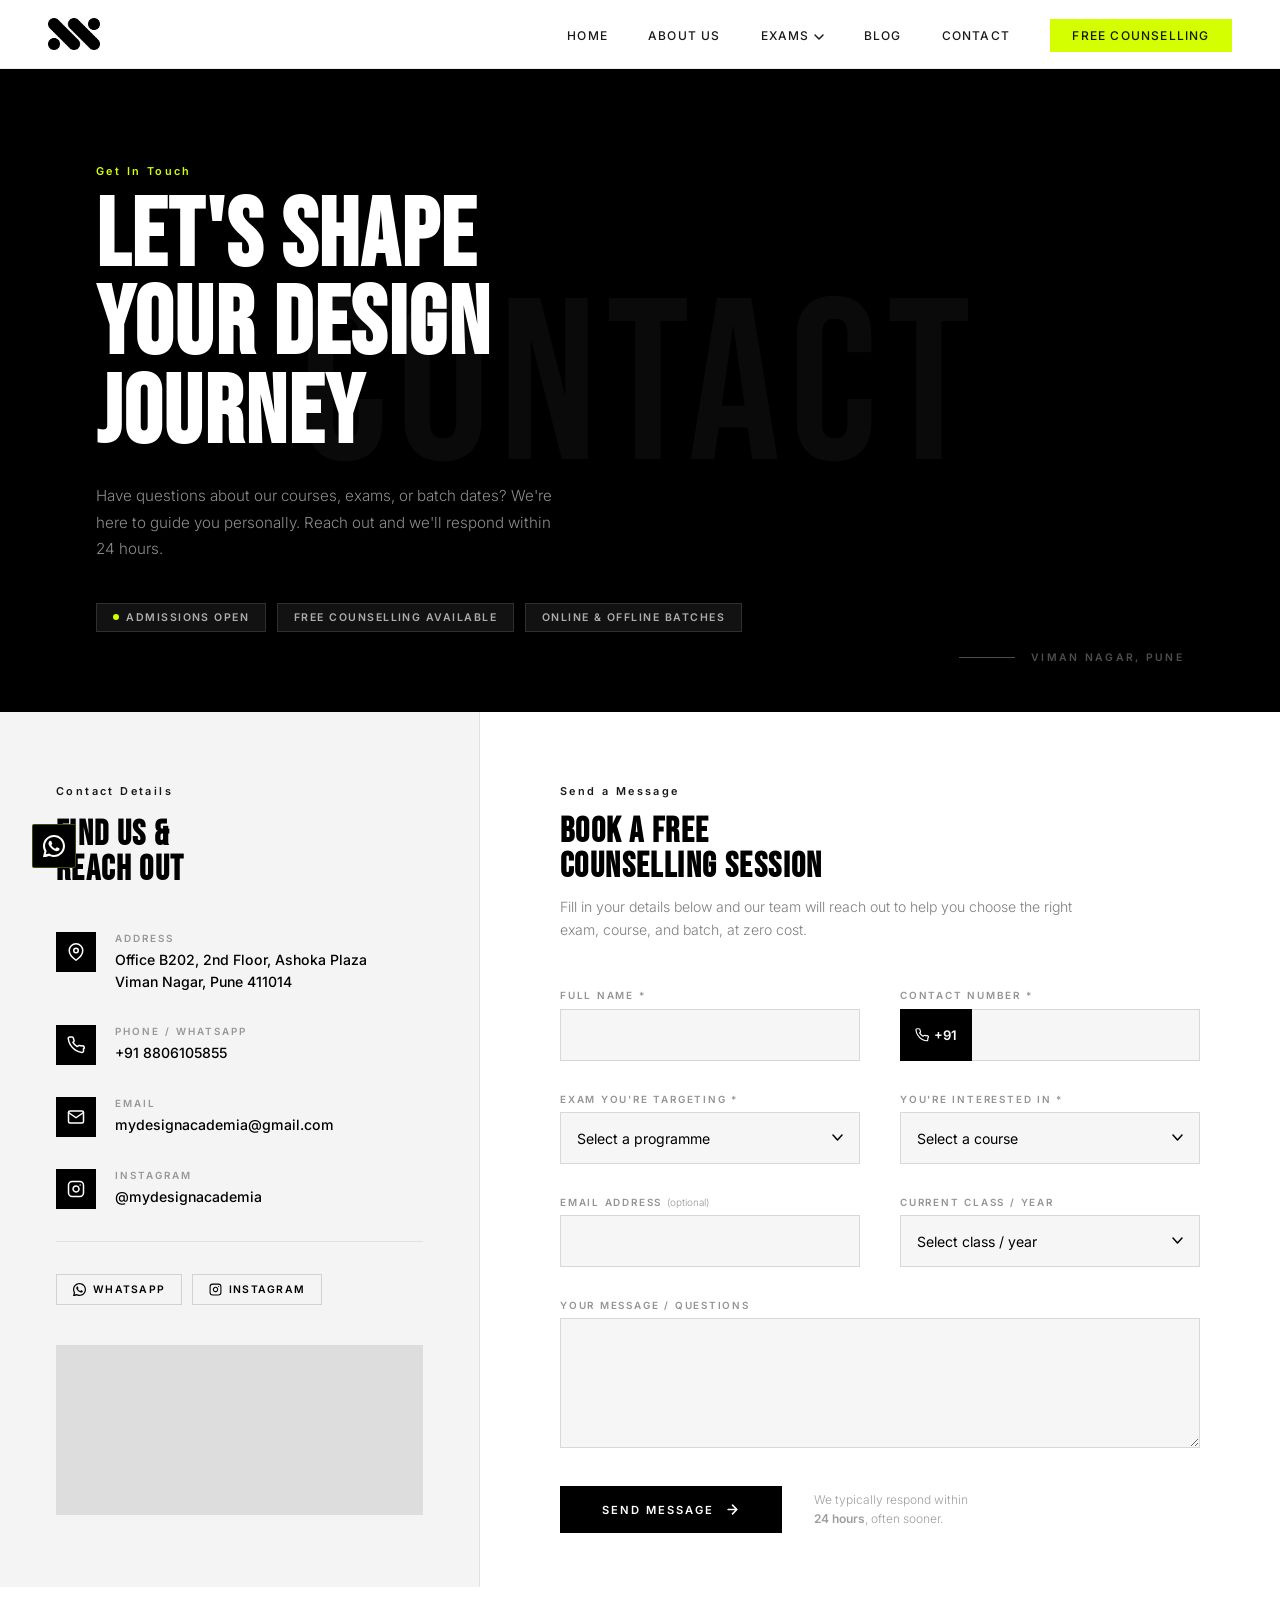
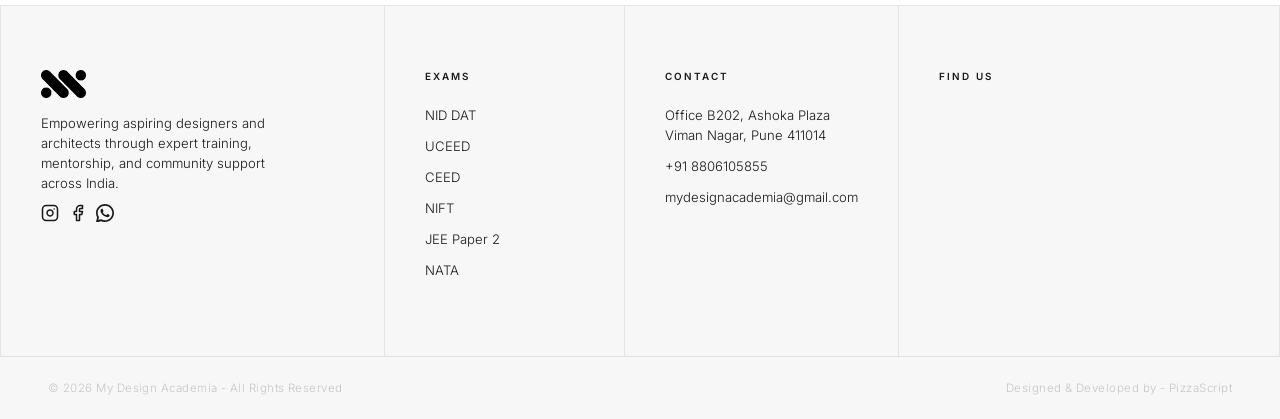
<file: contactus.html>
<!doctype html>
<html lang="en">
  <head>
    <meta charset="UTF-8" />
    <meta name="viewport" content="width=device-width, initial-scale=1.0" />
    <title>Contact Us — My Design Academia</title>
    <link
      href="https://fonts.googleapis.com/css2?family=Bebas+Neue&family=Inter:wght@300;400;500;600&display=swap"
      rel="stylesheet"
    />
    <link rel="stylesheet" href="css/style.css?v=2" />
    <link rel="icon" href="favicon.ico" />
  </head>
  <body>
    <div id="header"></div>

    <!--HERO-->
    <section class="contact-hero">
      <span class="label">Get In Touch</span>
      <h1>LET'S SHAPE<br />YOUR DESIGN<br />JOURNEY</h1>
      <p>
        Have questions about our courses, exams, or batch dates? We're here to
        guide you personally. Reach out and we'll respond within 24 hours.
      </p>
      <div class="hero-badges">
        <div class="hero-badge"><span class="dot"></span>Admissions Open</div>
        <div class="hero-badge">Free Counselling Available</div>
        <div class="hero-badge">Online &amp; Offline Batches</div>
      </div>
      <div class="hero-accent">
        <div class="hero-accent-line"></div>
        <span>Viman Nagar, Pune</span>
      </div>
    </section>

    <!--  MAIN TWO-COLUMN  -->
    <div class="contact-main">
      <!--  LEFT: Info Panel  -->
      <aside class="contact-info">
        <span class="label">Contact Details</span>
        <h2>FIND US &amp;<br />REACH OUT</h2>

        <div class="info-block">
          <div class="info-icon">
            <svg
              viewBox="0 0 24 24"
              fill="none"
              stroke="currentColor"
              stroke-width="2"
              stroke-linecap="round"
              stroke-linejoin="round"
            >
              <path d="M21 10c0 7-9 13-9 13s-9-6-9-13a9 9 0 0 1 18 0z" />
              <circle cx="12" cy="10" r="3" />
            </svg>
          </div>
          <div>
            <div class="info-lbl">Address</div>
            <div class="info-val">
              Office B202, 2nd Floor, Ashoka Plaza<br />Viman Nagar, Pune 411014
            </div>
          </div>
        </div>

        <div class="info-block">
          <div class="info-icon">
            <svg
              viewBox="0 0 24 24"
              fill="none"
              stroke="currentColor"
              stroke-width="2"
              stroke-linecap="round"
              stroke-linejoin="round"
            >
              <path
                d="M22 16.92v3a2 2 0 0 1-2.18 2 19.79 19.79 0 0 1-8.63-3.07A19.5 19.5 0 0 1 4.69 12a19.79 19.79 0 0 1-3.07-8.67A2 2 0 0 1 3.6 1.27h3a2 2 0 0 1 2 1.72c.127.96.361 1.903.7 2.81a2 2 0 0 1-.45 2.11L7.91 8.37a16 16 0 0 0 5.72 5.72l1.27-.94a2 2 0 0 1 2.11-.45c.907.339 1.85.573 2.81.7A2 2 0 0 1 22 16.92z"
              />
            </svg>
          </div>
          <div>
            <div class="info-lbl">Phone / WhatsApp</div>
            <div class="info-val">
              <a href="tel:+918806105855">+91 8806105855</a>
            </div>
          </div>
        </div>

        <div class="info-block">
          <div class="info-icon">
            <svg
              viewBox="0 0 24 24"
              fill="none"
              stroke="currentColor"
              stroke-width="2"
              stroke-linecap="round"
              stroke-linejoin="round"
            >
              <path
                d="M4 4h16c1.1 0 2 .9 2 2v12c0 1.1-.9 2-2 2H4c-1.1 0-2-.9-2-2V6c0-1.1.9-2 2-2z"
              />
              <polyline points="22,6 12,13 2,6" />
            </svg>
          </div>
          <div>
            <div class="info-lbl">Email</div>
            <div class="info-val">
              <a href="mailto:mydesignacademia@gmail.com"
                >mydesignacademia@gmail.com</a
              >
            </div>
          </div>
        </div>

        <div class="info-block">
          <div class="info-icon">
            <svg
              viewBox="0 0 24 24"
              fill="none"
              stroke="currentColor"
              stroke-width="2"
              stroke-linecap="round"
              stroke-linejoin="round"
            >
              <rect x="2" y="2" width="20" height="20" rx="5" ry="5" />
              <path d="M16 11.37A4 4 0 1 1 12.63 8 4 4 0 0 1 16 11.37z" />
              <line x1="17.5" y1="6.5" x2="17.51" y2="6.5" />
            </svg>
          </div>
          <div>
            <div class="info-lbl">Instagram</div>
            <div class="info-val">
              <a
                href="https://instagram.com/mydesignacademia"
                target="_blank"
                rel="noopener noreferrer"
                >@mydesignacademia</a
              >
            </div>
          </div>
        </div>

        <div class="info-divider"></div>

        <div class="social-row">
          <a
            class="social-pill"
            href="https://wa.me/918806105855"
            target="_blank"
            rel="noopener noreferrer"
          >
            <svg viewBox="0 0 24 24" fill="currentColor">
              <path
                d="M17.472 14.382c-.297-.149-1.758-.867-2.03-.967-.273-.099-.471-.148-.67.15-.197.297-.767.966-.94 1.164-.173.199-.347.223-.644.075-.297-.15-1.255-.463-2.39-1.475-.883-.788-1.48-1.761-1.653-2.059-.173-.297-.018-.458.13-.606.134-.133.298-.347.446-.52.149-.174.198-.298.298-.497.099-.198.05-.371-.025-.52-.075-.149-.669-1.612-.916-2.207-.242-.579-.487-.5-.669-.51-.173-.008-.371-.01-.57-.01-.198 0-.52.074-.792.372-.272.297-1.04 1.016-1.04 2.479 0 1.462 1.065 2.875 1.213 3.074.149.198 2.096 3.2 5.077 4.487.709.306 1.262.489 1.694.625.712.227 1.36.195 1.871.118.571-.085 1.758-.719 2.006-1.413.248-.694.248-1.289.173-1.413-.074-.124-.272-.198-.57-.347z"
              />
              <path
                d="M12 0C5.373 0 0 5.373 0 12c0 2.122.554 4.118 1.523 5.85L.057 23.571a.75.75 0 0 0 .92.92l5.773-1.457A11.955 11.955 0 0 0 12 24c6.627 0 12-5.373 12-12S18.627 0 12 0zm0 21.75a9.714 9.714 0 0 1-4.953-1.355l-.355-.211-3.668.926.944-3.595-.232-.369A9.718 9.718 0 0 1 2.25 12C2.25 6.615 6.615 2.25 12 2.25S21.75 6.615 21.75 12 17.385 21.75 12 21.75z"
              />
            </svg>
            WhatsApp
          </a>
          <a
            class="social-pill"
            href="https://instagram.com/mydesignacademia"
            target="_blank"
            rel="noopener noreferrer"
          >
            <svg
              viewBox="0 0 24 24"
              fill="none"
              stroke="currentColor"
              stroke-width="2"
              stroke-linecap="round"
              stroke-linejoin="round"
            >
              <rect x="2" y="2" width="20" height="20" rx="5" ry="5" />
              <path d="M16 11.37A4 4 0 1 1 12.63 8 4 4 0 0 1 16 11.37z" />
              <line x1="17.5" y1="6.5" x2="17.51" y2="6.5" />
            </svg>
            Instagram
          </a>
        </div>

        <!-- Map -->
        <div class="map-block">
          <iframe
            src="https://www.google.com/maps/embed?pb=!1m18!1m12!1m3!1d3782.137132630417!2d73.9143637!3d18.567855299999998!2m3!1f0!2f0!3f0!3m2!1i1024!2i768!4f13.1!3m3!1m2!1s0x3bc2c1b771ed7bdf%3A0x9772ec2ce346d5d8!2sMY%20DESIGN%20ACADEMIA!5e0!3m2!1sen!2sin!4v1773936322791!5m2!1sen!2sin"
            style="border: 0"
            allowfullscreen=""
            loading="lazy"
            referrerpolicy="no-referrer-when-downgrade"
          ></iframe>
        </div>

        <!-- Hours -->
        <!-- <div class="hours-section">
          <span class="label">Centre Hours</span>
          <div class="hours-row">
            <span class="hours-day">Monday – Friday</span>
            <span class="hours-time">10:00 AM – 7:00 PM</span>
          </div>
          <div class="hours-row">
            <span class="hours-day">Saturday</span>
            <span style="display: flex; align-items: center">
              <span class="hours-time">9:00 AM – 6:00 PM</span>
              <span class="hours-badge">Batch Day</span>
            </span>
          </div>
          <div class="hours-row">
            <span class="hours-day">Sunday</span>
            <span class="hours-time">By Appointment</span>
          </div>
        </div> -->
      </aside>

      <!--  RIGHT: Form Panel  -->
      <section id="form" class="contact-form-panel">
        <span class="label">Send a Message</span>
        <h2>BOOK A FREE<br />COUNSELLING SESSION</h2>
        <p class="form-intro">
          Fill in your details below and our team will reach out to help you
          choose the right exam, course, and batch, at zero cost.
        </p>

        <div class="form-grid">
          <!-- Row 1: Name + Phone -->
          <div class="fg">
            <label for="f-name">Full Name *</label>
            <input type="text" id="f-name" name="name" required />
          </div>

          <div class="fg">
            <label for="f-phone">Contact Number *</label>
            <div class="phone-wrap">
              <div class="phone-prefix">
                <svg
                  viewBox="0 0 24 24"
                  fill="none"
                  stroke="currentColor"
                  stroke-width="2"
                  stroke-linecap="round"
                  stroke-linejoin="round"
                >
                  <path
                    d="M22 16.92v3a2 2 0 0 1-2.18 2 19.79 19.79 0 0 1-8.63-3.07A19.5 19.5 0 0 1 4.69 12a19.79 19.79 0 0 1-3.07-8.67A2 2 0 0 1 3.6 1.27h3a2 2 0 0 1 2 1.72c.127.96.361 1.903.7 2.81a2 2 0 0 1-.45 2.11L7.91 8.37a16 16 0 0 0 5.72 5.72l1.27-.94a2 2 0 0 1 2.11-.45c.907.339 1.85.573 2.81.7A2 2 0 0 1 22 16.92z"
                  />
                </svg>
                +91
              </div>
              <input
                type="tel"
                id="f-phone"
                name="phone"
                maxlength="10"
                required
                class="fg-phone-input"
              />
            </div>
          </div>

          <!-- Row 2: Exam + Course -->
          <div class="fg">
            <label for="f-exam">Exam You're Targeting *</label>
            <select id="f-exam" name="exam" required>
              <option value="" disabled selected>Select a programme</option>
              <option value="design">Design Entrance Coaching</option>
              <option value="architecture">Architecture Entrance Coaching</option>
              <option value="portfolio">Foreign Portfolio</option>
            </select>
          </div>

          <div class="fg">
            <label for="f-course">You're Interested In *</label>
            <select id="f-course" name="course" required>
              <option value="" disabled selected>Select a course</option>
              <option value="2yr">2 Year</option>
              <option value="1yr">1 Year</option>
              <option value="test-series">Test Series</option>
              <option value="counselling">Counselling</option>
              <option value="demo">Free Demo</option>
            </select>
          </div>

          <!-- Row 3: Email + Class -->
          <div class="fg">
            <label for="f-email"
              >Email Address <span class="opt">(optional)</span></label
            >
            <input type="email" id="f-email" name="email" />
          </div>

          <div class="fg">
            <label for="f-grade">Current Class / Year</label>
            <select id="f-grade" name="grade">
              <option value="" disabled selected>Select class / year</option>
              <option value="10">Class 10 (Planning Ahead)</option>
              <option value="11">Class 11</option>
              <option value="12">Class 12</option>
              <option value="dropper">Dropper / Gap Year</option>
              <option value="graduate">Graduate / Working</option>
              <option value="parent">Parent Enquiring</option>
            </select>
          </div>

          <!-- Row 4: Message (full width) -->
          <div class="fg span2">
            <label for="f-message">Your Message / Questions</label>
            <textarea id="f-message" name="message"></textarea>
          </div>

          <!-- Submit -->
          <div class="submit-row">
            <button type="button" class="btn-submit" onclick="handleSubmit()">
              Send Message
              <svg
                viewBox="0 0 24 24"
                fill="none"
                stroke="currentColor"
                stroke-width="2.5"
                stroke-linecap="round"
                stroke-linejoin="round"
              >
                <path d="M5 12h14M12 5l7 7-7 7" />
              </svg>
            </button>
            <p class="submit-note">
              We typically respond within<br /><b>24 hours</b>, often
              sooner.
            </p>
          </div>

          <!-- Success message -->
          <div class="form-success" id="formSuccess">
            <svg
              viewBox="0 0 24 24"
              fill="none"
              stroke="currentColor"
              stroke-width="2.5"
              stroke-linecap="round"
              stroke-linejoin="round"
            >
              <polyline points="20 6 9 17 4 12" />
            </svg>
            Message sent! We'll be in touch within 24 hours.
          </div>
        </div>
      </section>
    </div>

    <div id="footer"></div>

    <script src="js/injector.js"></script>
    <script src="js/script.js"></script>
    <script>
      (function () {
        var params = new URLSearchParams(window.location.search);
        var exam = params.get("exam");
        var course = params.get("course");
        if (exam) {
          var el = document.getElementById("f-exam");
          if (el) el.value = exam;
        }
        if (course) {
          var el = document.getElementById("f-course");
          if (el) el.value = course;
        }
      })();
    </script>
  </body>
</html>
</file>
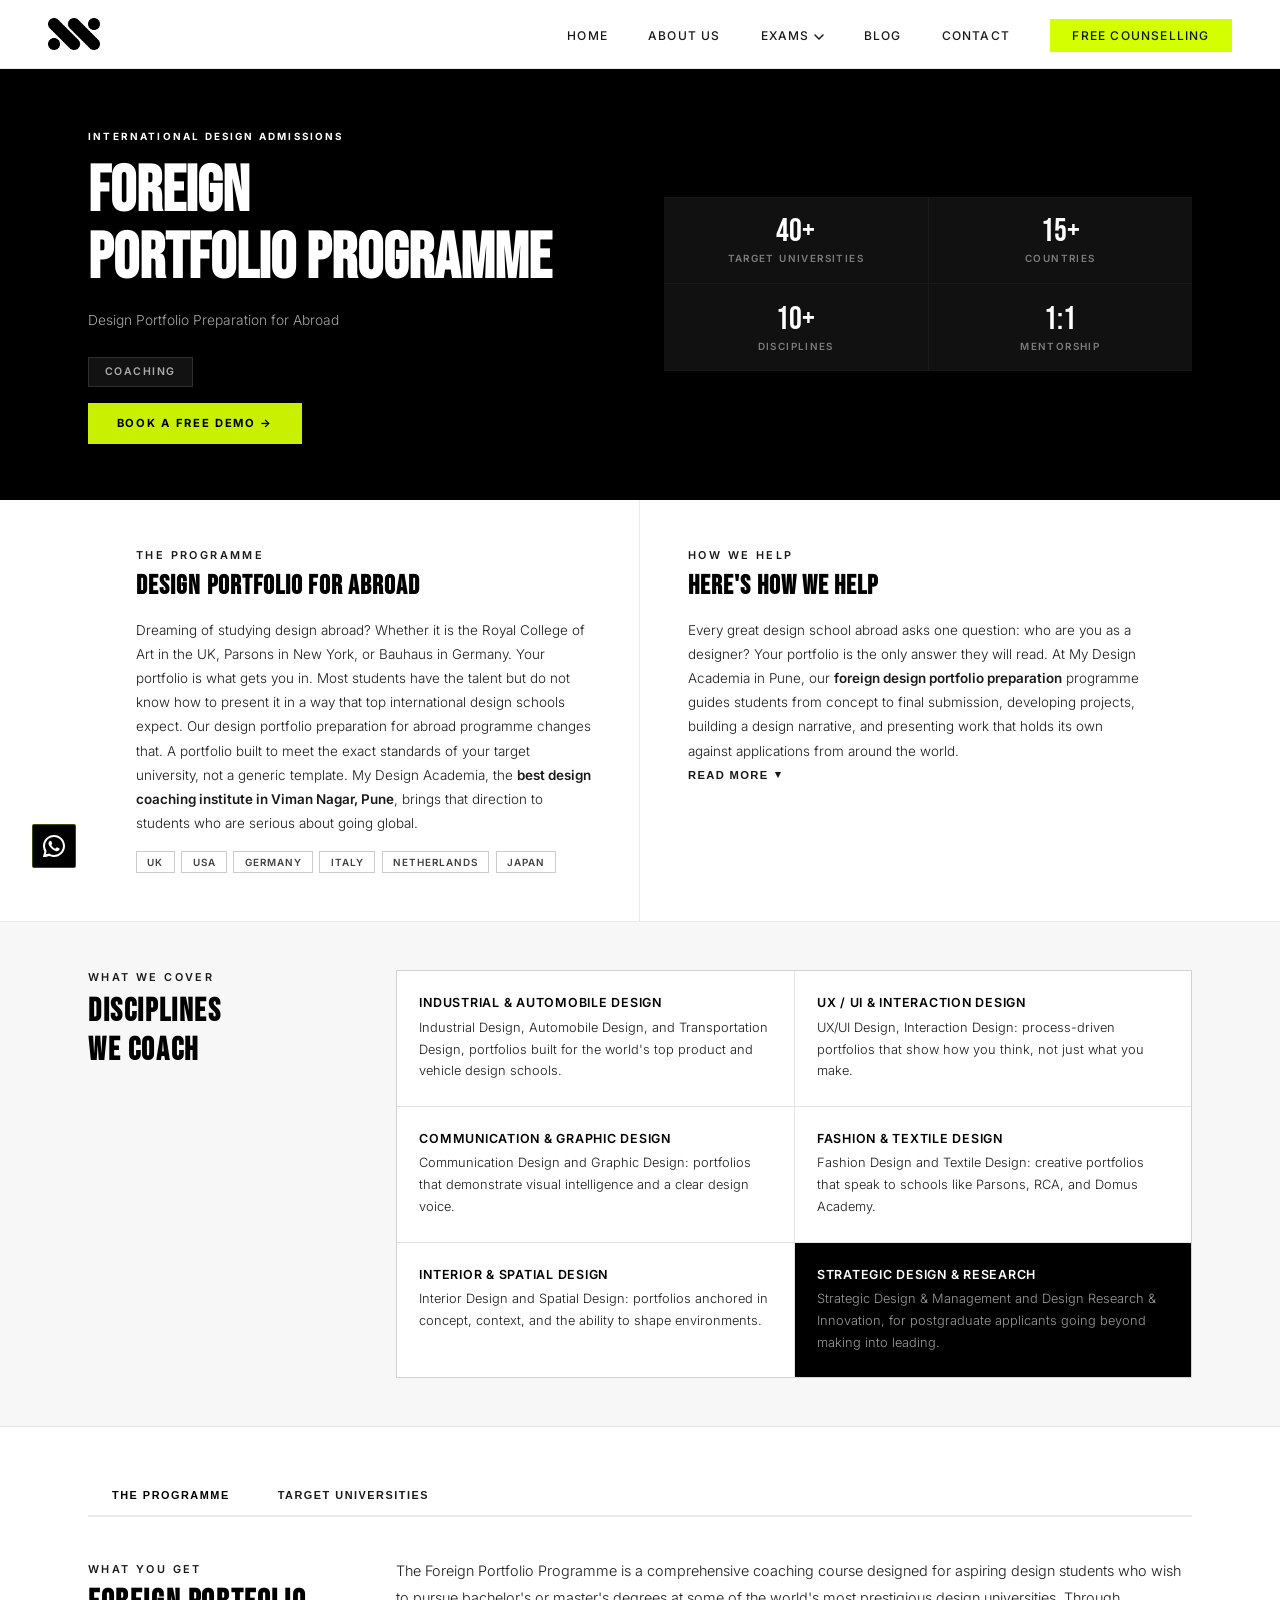
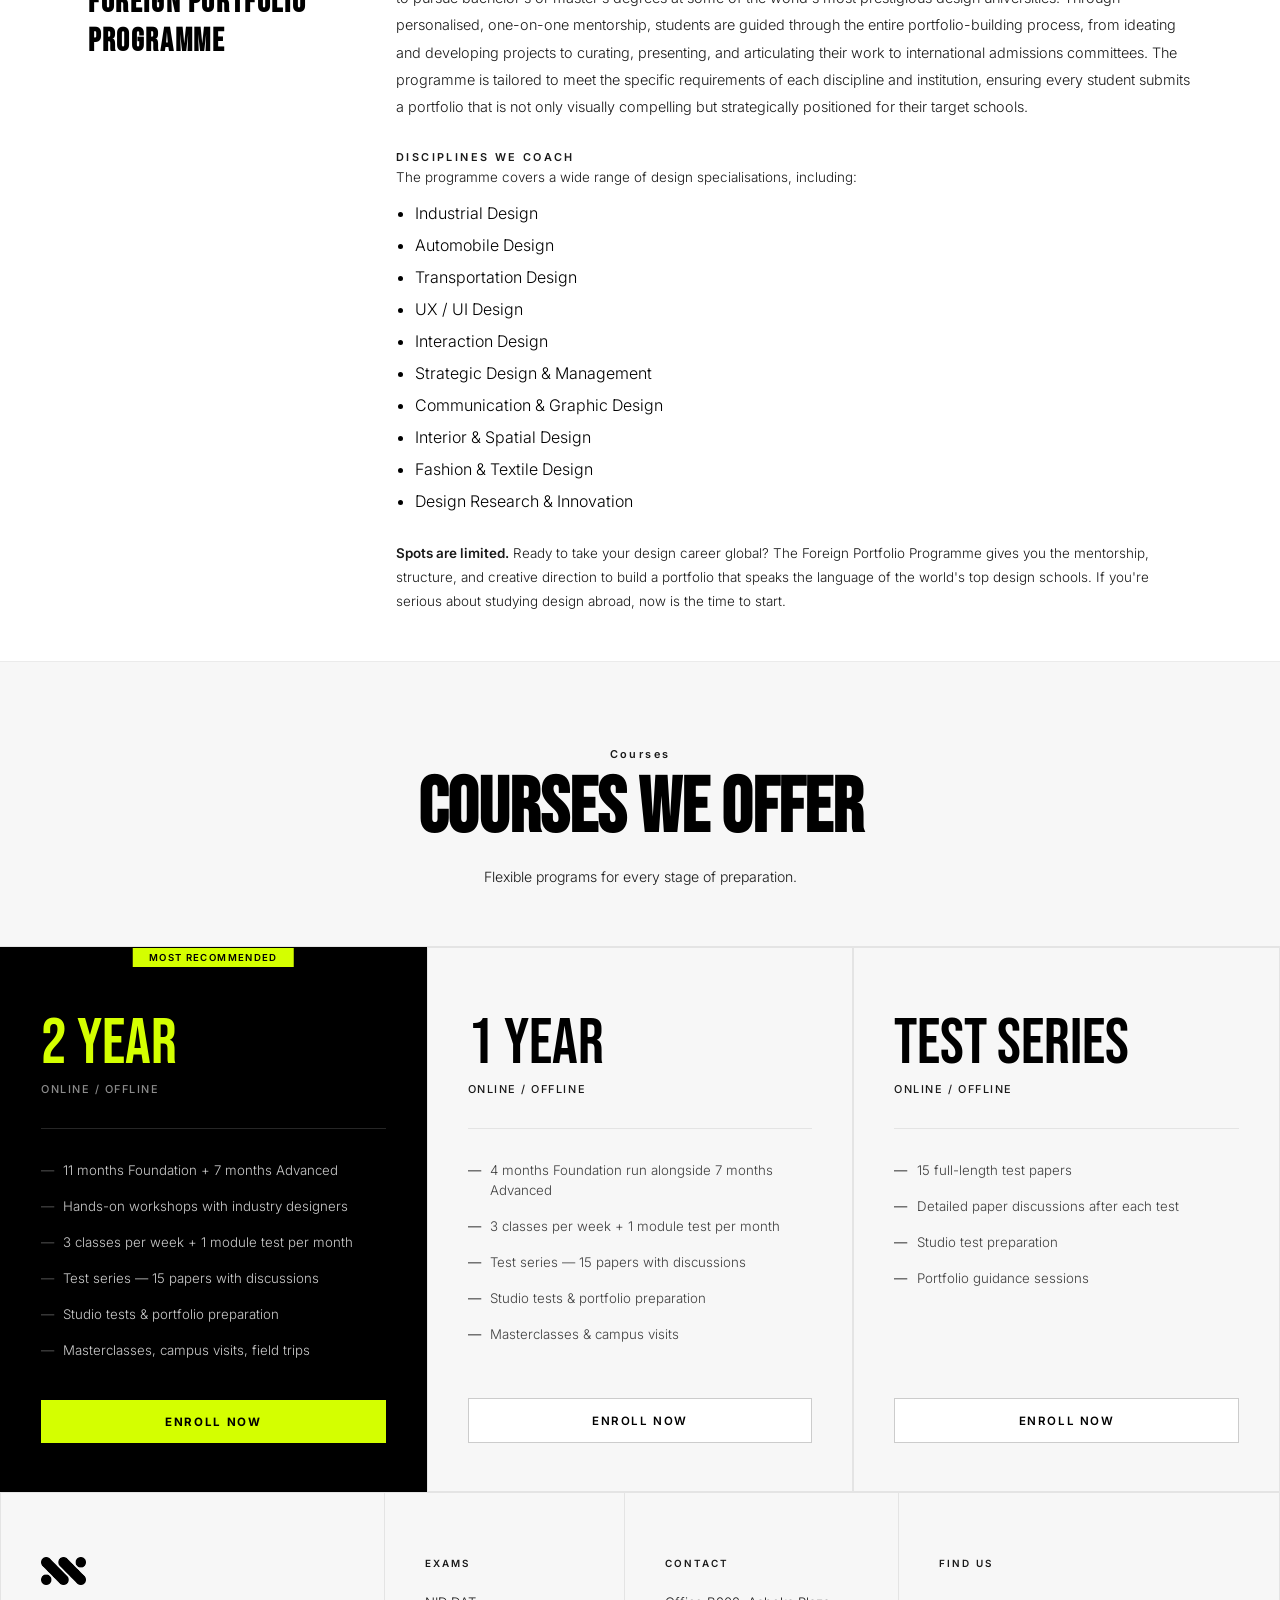
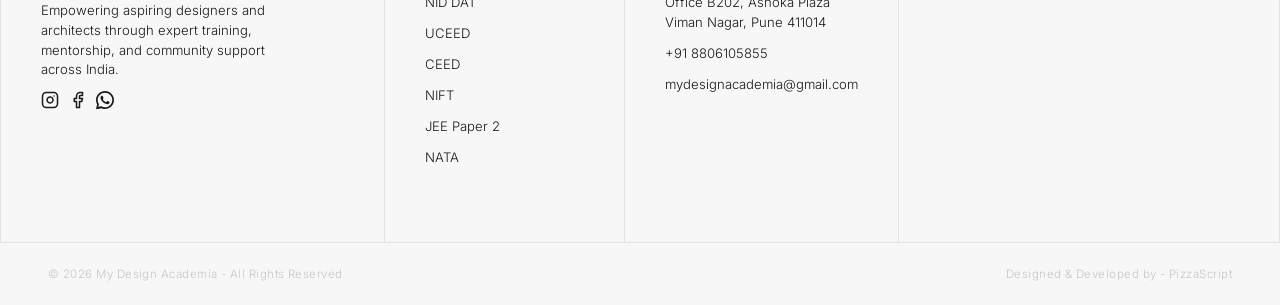
<file: fp.html>
<!doctype html>
<html lang="en">
  <head>
    <meta charset="UTF-8" />
    <meta name="viewport" content="width=device-width, initial-scale=1.0" />
    <title>Foreign Design Portfolio Programme | My Design Academia</title>
    <link
      href="https://fonts.googleapis.com/css2?family=Bebas+Neue&family=Inter:wght@300;400;500;600&display=swap"
      rel="stylesheet"
    />
    <link rel="stylesheet" href="css/style.css?v=2" />
    <link rel="icon" href="favicon.ico" />
  </head>
  <body>
    <div id="header"></div>

    <div class="nid-page active" id="fp-page">
      <!-- HERO -->
      <section class="uc-hero">
        <div class="uc-r">
          <div>
            <div class="uc-hero-badge">International Design Admissions</div>
            <h1>Foreign<br /><span>Portfolio</span> Programme</h1>
            <p>Design Portfolio Preparation for Abroad</p>
            <div class="hero-badge">Coaching</div>
            <a
              class="uc-btn-accent"
              href="contactus.html?exam=portfolio&course=demo#form"
              >Book a Free Demo →</a
            >
          </div>
          <div class="uc-hero-stats">
            <div class="uc-hstat">
              <div class="uc-hstat-n">40+</div>
              <div class="uc-hstat-l">Target Universities</div>
            </div>
            <div class="uc-hstat">
              <div class="uc-hstat-n">15+</div>
              <div class="uc-hstat-l">Countries</div>
            </div>
            <div class="uc-hstat">
              <div class="uc-hstat-n">10+</div>
              <div class="uc-hstat-l">Disciplines</div>
            </div>
            <div class="uc-hstat">
              <div class="uc-hstat-n">1:1</div>
              <div class="uc-hstat-l">Mentorship</div>
            </div>
          </div>
        </div>
      </section>

      <!-- INFO STRIP -->
      <div class="uc-info-strip">
        <div class="uc-r">
          <div class="uc-info-col">
            <span class="uc-label">The Programme</span>
            <h2>Design Portfolio for Abroad</h2>
            <p>
              Dreaming of studying design abroad? Whether it is the Royal
              College of Art in the UK, Parsons in New York, or Bauhaus in
              Germany. Your portfolio is what gets you in. Most students have
              the talent but do not know how to present it in a way that top
              international design schools expect. Our design portfolio
              preparation for abroad programme changes that. A portfolio built
              to meet the exact standards of your target university, not a
              generic template. My Design Academia, the
              <b
                >best design coaching institute in Viman Nagar, Pune</b
              >, brings that direction to students who are serious about going
              global.
            </p>
            <div class="uc-tag-row">
              <span class="uc-tag">UK</span>
              <span class="uc-tag">USA</span>
              <span class="uc-tag">Germany</span>
              <span class="uc-tag">Italy</span>
              <span class="uc-tag">Netherlands</span>
              <span class="uc-tag">Japan</span>
            </div>
          </div>

          <div class="uc-info-col">
            <span class="uc-label">How We Help</span>
            <h2>Here's How We Help</h2>
            <p>
              Every great design school abroad asks one question: who are you as
              a designer? Your portfolio is the only answer they will read. At
              My Design Academia in Pune, our
              <b>foreign design portfolio preparation</b> programme
              guides students from concept to final submission, developing
              projects, building a design narrative, and presenting work that
              holds its own against applications from around the world.
            </p>
            <div class="uc-collapse-body" id="fp-how">
              <ul
                style="
                  padding-left: 1.2rem;
                  font-size: 0.84rem;
                  color: var(--muted);
                  line-height: 2;
                  margin-top: 0.5rem;
                "
              >
                <li>
                  Personalised, one-on-one mentorship through the entire process
                </li>
                <li>Ideating and developing portfolio projects from scratch</li>
                <li>
                  Curating, presenting, and articulating work to international
                  committees
                </li>
                <li>
                  Tailored to the specific requirements of each discipline and
                  institution
                </li>
                <li>
                  Whether you are targeting Germany, UK, USA, or Japan, we know
                  what each school looks for
                </li>
              </ul>
            </div>
            <button class="uc-read-more-btn" onclick="fpToggle('fp-how', this)">
              Read More <span class="uc-arrow">▾</span>
            </button>
          </div>
        </div>
      </div>

      <!-- APPROACH -->
      <section class="uc-approach">
        <div class="uc-r">
          <div class="uc-approach-aside">
            <span class="uc-label">What We Cover</span>
            <h2 class="uc-sec-title">Disciplines<br />We Coach</h2>
          </div>
          <div class="uc-approach-grid">
            <div class="uc-acard">
              <div class="uc-atitle">Industrial &amp; Automobile Design</div>
              <div class="uc-adesc">
                Industrial Design, Automobile Design, and Transportation Design, portfolios built for the world's top product and vehicle
                design schools.
              </div>
            </div>
            <div class="uc-acard">
              <div class="uc-atitle">UX / UI &amp; Interaction Design</div>
              <div class="uc-adesc">
                UX/UI Design, Interaction Design: process-driven portfolios
                that show how you think, not just what you make.
              </div>
            </div>
            <div class="uc-acard">
              <div class="uc-atitle">Communication &amp; Graphic Design</div>
              <div class="uc-adesc">
                Communication Design and Graphic Design: portfolios that
                demonstrate visual intelligence and a clear design voice.
              </div>
            </div>
            <div class="uc-acard">
              <div class="uc-atitle">Fashion &amp; Textile Design</div>
              <div class="uc-adesc">
                Fashion Design and Textile Design: creative portfolios that
                speak to schools like Parsons, RCA, and Domus Academy.
              </div>
            </div>
            <div class="uc-acard">
              <div class="uc-atitle">Interior &amp; Spatial Design</div>
              <div class="uc-adesc">
                Interior Design and Spatial Design: portfolios anchored in
                concept, context, and the ability to shape environments.
              </div>
            </div>
            <div class="uc-acard uc-acard--dark">
              <div class="uc-atitle">Strategic Design &amp; Research</div>
              <div class="uc-adesc">
                Strategic Design &amp; Management and Design Research &amp;
                Innovation, for postgraduate applicants going beyond making
                into leading.
              </div>
            </div>
          </div>
        </div>
      </section>

      <!-- ABOUT THE PROGRAMME + UNIVERSITIES -->
      <section class="uc-tabbed">
        <div class="uc-r">
          <div class="uc-tab-nav">
            <button
              class="uc-tab-btn active"
              onclick="fpShowTab('fp-about', this)"
            >
              The Programme
            </button>
            <button class="uc-tab-btn" onclick="fpShowTab('fp-univ', this)">
              Target Universities
            </button>
          </div>

          <!-- THE PROGRAMME -->
          <div class="uc-tab-pane active" id="fp-about">
            <div class="uc-elig-layout">
              <div>
                <span class="uc-label">What You Get</span>
                <h2 class="uc-sec-title">Foreign Portfolio<br />Programme</h2>
              </div>
              <div>
                <p
                  style="
                    font-size: 0.9rem;
                    color: var(--muted);
                    line-height: 1.9;
                    margin-bottom: 1.5rem;
                  "
                >
                  The Foreign Portfolio Programme is a comprehensive coaching
                  course designed for aspiring design students who wish to
                  pursue bachelor's or master's degrees at some of the world's
                  most prestigious design universities. Through personalised,
                  one-on-one mentorship, students are guided through the entire
                  portfolio-building process, from ideating and developing
                  projects to curating, presenting, and articulating their work
                  to international admissions committees. The programme is
                  tailored to meet the specific requirements of each discipline
                  and institution, ensuring every student submits a portfolio
                  that is not only visually compelling but strategically
                  positioned for their target schools.
                </p>

                <span class="uc-label">Disciplines We Coach</span>
                <p
                  style="
                    font-size: 0.84rem;
                    color: var(--muted);
                    margin-bottom: 0.5rem;
                    line-height: 1.8;
                  "
                >
                  The programme covers a wide range of design specialisations,
                  including:
                </p>
                <ul
                  class="uc-collapse-body open"
                  style="
                    padding-left: 1.2rem;
                    line-height: 2;
                    margin-top: 0.5rem;
                  "
                >
                  <li>Industrial Design</li>
                  <li>Automobile Design</li>
                  <li>Transportation Design</li>
                  <li>UX / UI Design</li>
                  <li>Interaction Design</li>
                  <li>Strategic Design &amp; Management</li>
                  <li>Communication &amp; Graphic Design</li>
                  <li>Interior &amp; Spatial Design</li>
                  <li>Fashion &amp; Textile Design</li>
                  <li>Design Research &amp; Innovation</li>
                </ul>
                <p
                  style="
                    font-size: 0.84rem;
                    color: var(--muted);
                    margin-top: 1.5rem;
                    line-height: 1.8;
                  "
                >
                  <b>Spots are limited.</b> Ready to take your design
                  career global? The Foreign Portfolio Programme gives you the
                  mentorship, structure, and creative direction to build a
                  portfolio that speaks the language of the world's top design
                  schools. If you're serious about studying design abroad, now
                  is the time to start.
                </p>
              </div>
            </div>
          </div>

          <!-- TARGET UNIVERSITIES -->
          <div class="uc-tab-pane" id="fp-univ">
            <div class="uc-qtable-label" style="margin-bottom: 0.5rem">
              Target Universities by Country
            </div>
            <p
              style="
                font-size: 0.84rem;
                color: var(--muted);
                margin-bottom: 1.25rem;
              "
            >
              All universities listed offer bachelor's and/or master's
              programmes in design.
            </p>

            <div style="overflow-x: auto">
              <table class="uc-fee-table">
                <thead>
                  <tr>
                    <th>Country</th>
                    <th>University</th>
                    <th>Notable Programme</th>
                  </tr>
                </thead>
                <tbody>
                  <tr>
                    <td>Germany</td>
                    <td>Hochschule Pforzheim</td>
                    <td>Transportation &amp; Industrial Design</td>
                  </tr>
                  <tr>
                    <td>Germany</td>
                    <td>HfG Offenbach</td>
                    <td>Product &amp; Visual Design</td>
                  </tr>
                  <tr>
                    <td>Germany</td>
                    <td>Bauhaus-Universität Weimar</td>
                    <td>Product, Media &amp; Visual Design</td>
                  </tr>
                  <tr>
                    <td>Germany</td>
                    <td>Folkwang University of the Arts</td>
                    <td>Industrial &amp; Communication Design</td>
                  </tr>
                  <tr>
                    <td>Italy</td>
                    <td>IED · Istituto Europeo di Design</td>
                    <td>Automobile &amp; Fashion Design</td>
                  </tr>
                  <tr>
                    <td>Italy</td>
                    <td>Domus Academy</td>
                    <td>Strategic Design, UX &amp; Fashion</td>
                  </tr>
                  <tr>
                    <td>Italy</td>
                    <td>Politecnico di Milano</td>
                    <td>Product, Interior &amp; Communication Design</td>
                  </tr>
                  <tr>
                    <td>Italy</td>
                    <td>NABA · Nuova Accademia di Belle Arti</td>
                    <td>Graphic, Fashion &amp; Interior Design</td>
                  </tr>
                  <tr>
                    <td>Italy</td>
                    <td>SPD · Scuola Politecnica di Design</td>
                    <td>Product &amp; Transportation Design</td>
                  </tr>
                  <tr>
                    <td>UK</td>
                    <td>Royal College of Art (RCA)</td>
                    <td>Industrial, Vehicle &amp; Innovation Design</td>
                  </tr>
                  <tr>
                    <td>UK</td>
                    <td>Central Saint Martins (UAL)</td>
                    <td>Graphic, Fashion &amp; Spatial Design</td>
                  </tr>
                  <tr>
                    <td>UK</td>
                    <td>London College of Communication (UAL)</td>
                    <td>Graphic, UX &amp; Media Design</td>
                  </tr>
                  <tr>
                    <td>UK</td>
                    <td>Goldsmiths, University of London</td>
                    <td>Design &amp; Innovation, Interaction Design</td>
                  </tr>
                  <tr>
                    <td>UK</td>
                    <td>Glasgow School of Art</td>
                    <td>Product, Interior &amp; Communication Design</td>
                  </tr>
                  <tr>
                    <td>Netherlands</td>
                    <td>Design Academy Eindhoven</td>
                    <td>Conceptual &amp; Social Design</td>
                  </tr>
                  <tr>
                    <td>Netherlands</td>
                    <td>Delft University of Technology</td>
                    <td>Strategic, Industrial &amp; Interaction Design</td>
                  </tr>
                  <tr>
                    <td>Sweden</td>
                    <td>Umeå Institute of Design</td>
                    <td>Transportation &amp; Interaction Design</td>
                  </tr>
                  <tr>
                    <td>Sweden</td>
                    <td>Konstfack University</td>
                    <td>Industrial &amp; Graphic Design</td>
                  </tr>
                  <tr>
                    <td>Denmark</td>
                    <td>Royal Danish Academy</td>
                    <td>Architecture, Design &amp; Conservation</td>
                  </tr>
                  <tr>
                    <td>Finland</td>
                    <td>Aalto University</td>
                    <td>Industrial, Graphic &amp; Fashion Design</td>
                  </tr>
                  <tr>
                    <td>France</td>
                    <td>
                      ENSAD · École Nationale Supérieure des Arts Décoratifs
                    </td>
                    <td>Product, Fashion &amp; Graphic Design</td>
                  </tr>
                  <tr>
                    <td>France</td>
                    <td>Strate School of Design</td>
                    <td>Transportation &amp; Product Design</td>
                  </tr>
                  <tr>
                    <td>Switzerland</td>
                    <td>ECAL · École Cantonale d'Art de Lausanne</td>
                    <td>Industrial, UX &amp; Graphic Design</td>
                  </tr>
                  <tr>
                    <td>Austria</td>
                    <td>University of Applied Arts Vienna</td>
                    <td>Industrial, Fashion &amp; Media Design</td>
                  </tr>
                  <tr>
                    <td>USA</td>
                    <td>ArtCenter College of Design</td>
                    <td>Transportation, Industrial &amp; UX Design</td>
                  </tr>
                  <tr>
                    <td>USA</td>
                    <td>Rhode Island School of Design (RISD)</td>
                    <td>Industrial, Graphic &amp; Interior Design</td>
                  </tr>
                  <tr>
                    <td>USA</td>
                    <td>Pratt Institute</td>
                    <td>Communication, UX &amp; Interior Design</td>
                  </tr>
                  <tr>
                    <td>USA</td>
                    <td>Parsons School of Design</td>
                    <td>Fashion, Strategic &amp; Communication Design</td>
                  </tr>
                  <tr>
                    <td>USA</td>
                    <td>College for Creative Studies (CCS)</td>
                    <td>Transportation, Industrial &amp; Graphic Design</td>
                  </tr>
                  <tr>
                    <td>USA</td>
                    <td>Savannah College of Art &amp; Design (SCAD)</td>
                    <td>Industrial, UX &amp; Fashion Design</td>
                  </tr>
                  <tr>
                    <td>USA</td>
                    <td>School of Visual Arts (SVA)</td>
                    <td>Graphic, Interaction &amp; Product Design</td>
                  </tr>
                  <tr>
                    <td>USA</td>
                    <td>Carnegie Mellon University</td>
                    <td>Interaction, Communication &amp; Industrial Design</td>
                  </tr>
                  <tr>
                    <td>USA</td>
                    <td>Illinois Institute of Technology (IIT)</td>
                    <td>Strategic Design &amp; Innovation Management</td>
                  </tr>
                  <tr>
                    <td>USA</td>
                    <td>University of Cincinnati (DAAP)</td>
                    <td>Industrial &amp; Fashion Design</td>
                  </tr>
                  <tr>
                    <td>USA</td>
                    <td>Academy of Art University</td>
                    <td>Transportation, Fashion &amp; Graphic Design</td>
                  </tr>
                  <tr>
                    <td>USA</td>
                    <td>Maryland Institute College of Art (MICA)</td>
                    <td>Graphic, UX &amp; Industrial Design</td>
                  </tr>
                  <tr>
                    <td>Canada</td>
                    <td>OCAD University</td>
                    <td>Strategic Design &amp; Industrial Design</td>
                  </tr>
                  <tr>
                    <td>Canada</td>
                    <td>Emily Carr University</td>
                    <td>Interaction &amp; Communication Design</td>
                  </tr>
                  <tr>
                    <td>Canada</td>
                    <td>Concordia University</td>
                    <td>Design &amp; Computation Arts</td>
                  </tr>
                  <tr>
                    <td>Australia</td>
                    <td>RMIT University</td>
                    <td>Industrial &amp; Communication Design</td>
                  </tr>
                  <tr>
                    <td>Australia</td>
                    <td>University of New South Wales (UNSW)</td>
                    <td>Industrial &amp; Interaction Design</td>
                  </tr>
                  <tr>
                    <td>Japan</td>
                    <td>Tama Art University</td>
                    <td>Product, Graphic &amp; Textile Design</td>
                  </tr>
                  <tr>
                    <td>Japan</td>
                    <td>Musashino Art University</td>
                    <td>Industrial, Graphic &amp; Fashion Design</td>
                  </tr>
                  <tr>
                    <td>Singapore</td>
                    <td>NUS · National University of Singapore</td>
                    <td>Industrial &amp; Interaction Design</td>
                  </tr>
                </tbody>
              </table>
            </div>
          </div>
        </div>
      </section>

      <!-- COURSES -->
      <div class="courses-section-placeholder"></div>
    </div>
    <!-- fp-page -->

    <div id="footer"></div>

    <script src="js/injector.js"></script>
    <script src="js/script.js"></script>
    <script>
      function fpShowTab(id, btn) {
        const section = btn.closest(".uc-tabbed");
        section
          .querySelectorAll(".uc-tab-pane")
          .forEach((p) => p.classList.remove("active"));
        section
          .querySelectorAll(".uc-tab-btn")
          .forEach((b) => b.classList.remove("active"));
        document.getElementById(id).classList.add("active");
        btn.classList.add("active");
      }
      function fpToggle(id, btn) {
        const el = document.getElementById(id);
        const isOpen = el.classList.toggle("open");
        btn.classList.toggle("open", isOpen);
        btn.childNodes[0].textContent = isOpen ? "Read Less " : "Read More ";
      }
    </script>
  </body>
</html>
</file>
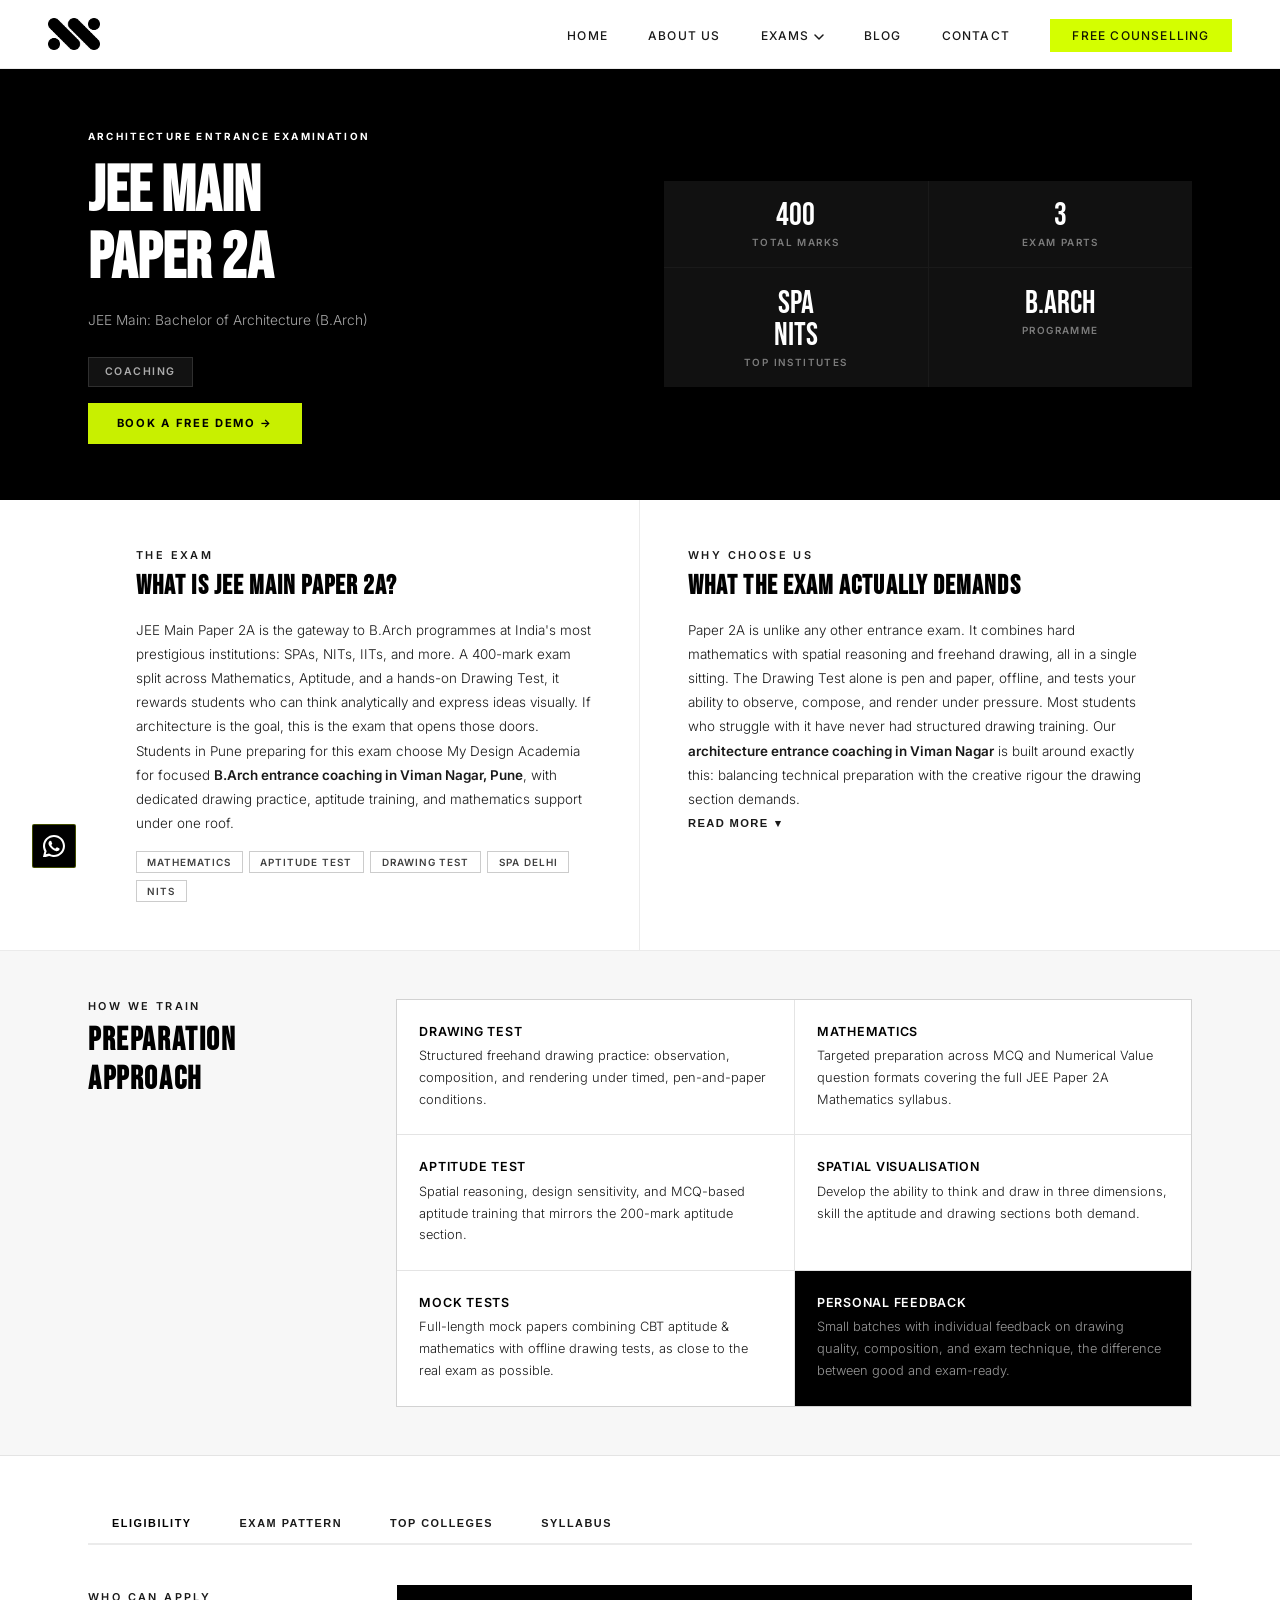
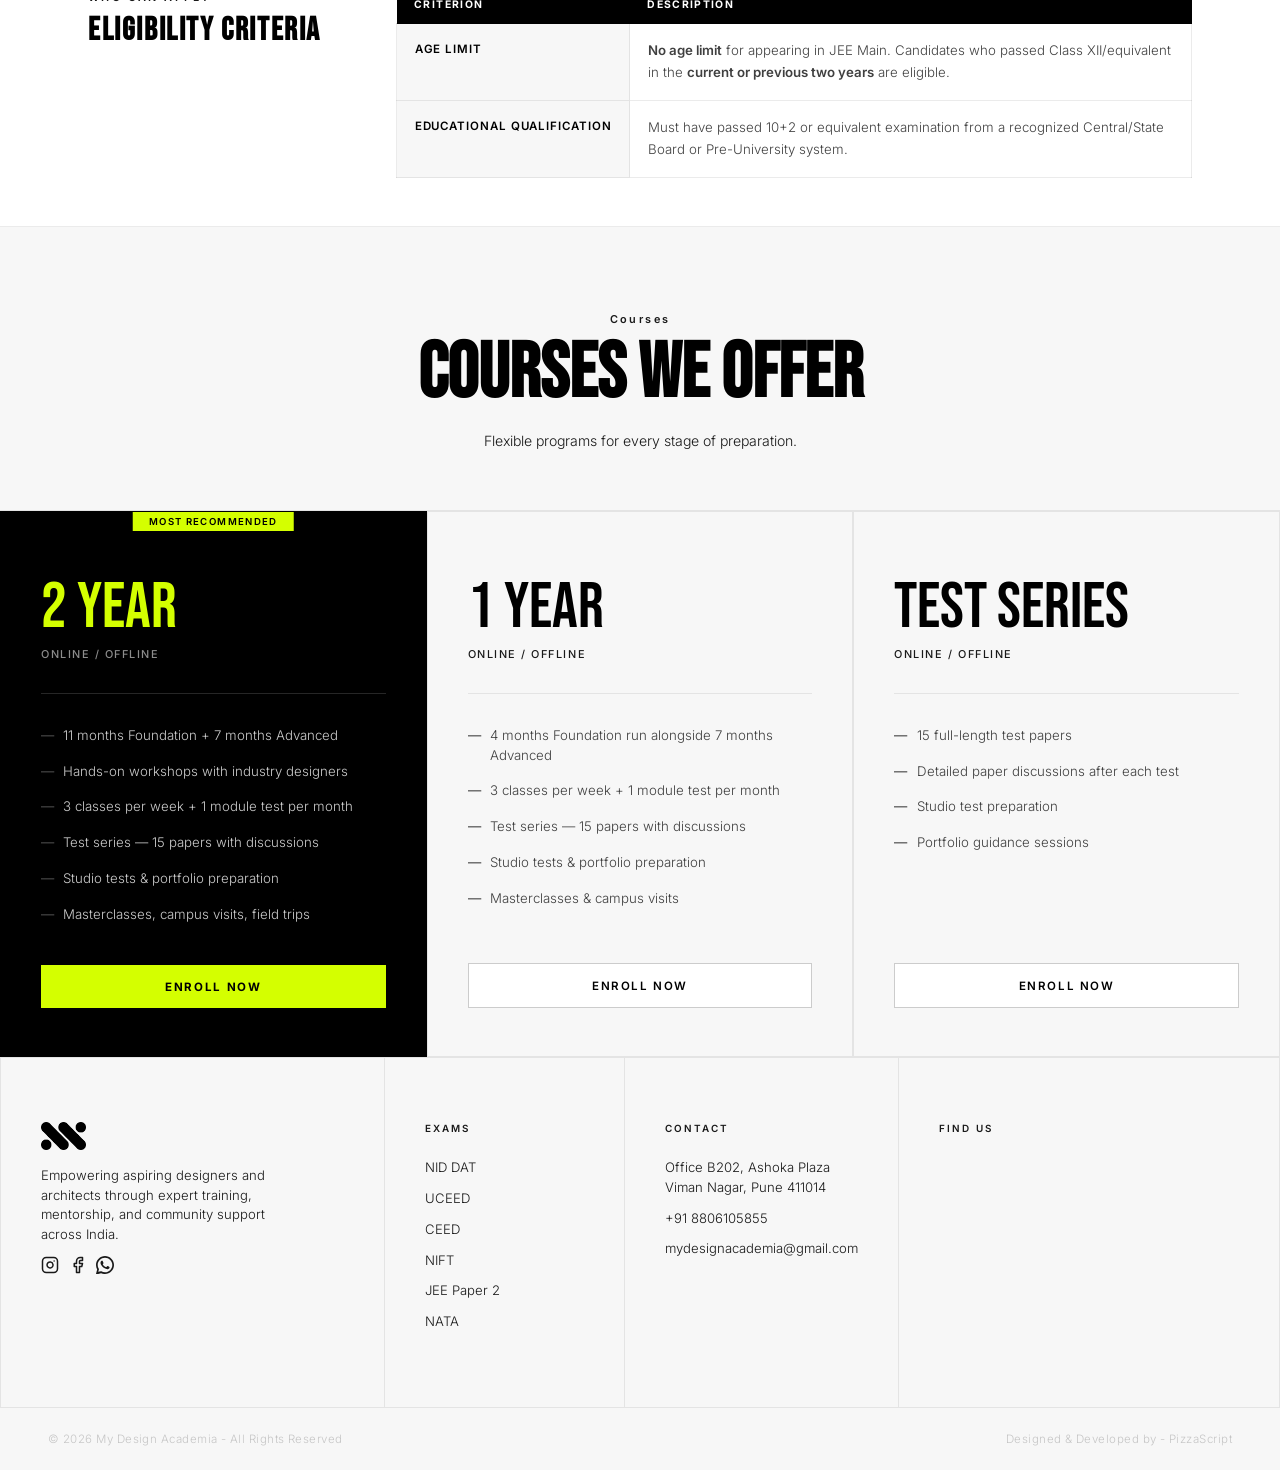
<file: jee.html>
<!doctype html>
<html lang="en">
  <head>
    <meta charset="UTF-8" />
    <meta name="viewport" content="width=device-width, initial-scale=1.0" />
    <title>JEE Main Paper 2A — B.Arch Coaching | My Design Academia</title>
    <link
      href="https://fonts.googleapis.com/css2?family=Bebas+Neue&family=Inter:wght@300;400;500;600&display=swap"
      rel="stylesheet"
    />
    <link rel="stylesheet" href="css/style.css?v=2" />
    <link rel="icon" href="favicon.ico" />
  </head>
  <body>
    <div id="header"></div>
    <div class="nid-page active" id="jee-page">
      <!-- HERO -->
      <section class="uc-hero">
        <div class="uc-r">
          <div>
            <div class="uc-hero-badge">Architecture Entrance Examination</div>
            <h1>JEE Main<br /><span>Paper 2A</span></h1>
            <p>JEE Main: Bachelor of Architecture (B.Arch)</p>
            <div class="hero-badge">Coaching</div>
            <a
              class="uc-btn-accent"
              href="contactus.html?exam=architecture&course=demo#form"
              >Book a Free Demo →</a
            >
          </div>
          <div class="uc-hero-stats">
            <div class="uc-hstat">
              <div class="uc-hstat-n">400</div>
              <div class="uc-hstat-l">Total Marks</div>
            </div>
            <div class="uc-hstat">
              <div class="uc-hstat-n">3</div>
              <div class="uc-hstat-l">Exam Parts</div>
            </div>
            <div class="uc-hstat">
              <div class="uc-hstat-n">SPA<br />NITs</div>
              <div class="uc-hstat-l">Top Institutes</div>
            </div>
            <div class="uc-hstat">
              <div class="uc-hstat-n">B.Arch</div>
              <div class="uc-hstat-l">Programme</div>
            </div>
          </div>
        </div>
      </section>

      <!-- INFO STRIP -->
      <div class="uc-info-strip">
        <div class="uc-r">
          <div class="uc-info-col">
            <span class="uc-label">The Exam</span>
            <h2>What is JEE Main Paper 2A?</h2>
            <p>
              JEE Main Paper 2A is the gateway to B.Arch programmes at India's
              most prestigious institutions: SPAs, NITs, IITs, and more. A
              400-mark exam split across Mathematics, Aptitude, and a hands-on
              Drawing Test, it rewards students who can think analytically and
              express ideas visually. If architecture is the goal, this is the
              exam that opens those doors. Students in Pune preparing for this
              exam choose My Design Academia for focused
              <b>B.Arch entrance coaching in Viman Nagar, Pune</b>,
              with dedicated drawing practice, aptitude training, and
              mathematics support under one roof.
            </p>
            <div class="uc-tag-row">
              <span class="uc-tag">Mathematics</span>
              <span class="uc-tag">Aptitude Test</span>
              <span class="uc-tag">Drawing Test</span>
              <span class="uc-tag">SPA Delhi</span>
              <span class="uc-tag">NITs</span>
            </div>
          </div>

          <div class="uc-info-col">
            <span class="uc-label">Why Choose Us</span>
            <h2>What the Exam Actually Demands</h2>
            <p>
              Paper 2A is unlike any other entrance exam. It combines hard
              mathematics with spatial reasoning and freehand drawing, all in a
              single sitting. The Drawing Test alone is pen and paper, offline,
              and tests your ability to observe, compose, and render under
              pressure. Most students who struggle with it have never had
              structured drawing training. Our
              <b>architecture entrance coaching in Viman Nagar</b> is
              built around exactly this: balancing technical preparation with
              the creative rigour the drawing section demands.
            </p>
            <div class="uc-collapse-body" id="jee-how">
              <ul
                style="
                  padding-left: 1.2rem;
                  font-size: 0.84rem;
                  color: var(--muted);
                  line-height: 2;
                  margin-top: 0.5rem;
                "
              >
                <li>
                  Structured drawing training for freehand observation and
                  rendering
                </li>
                <li>
                  Mathematics preparation across MCQ and Numerical Value
                  questions
                </li>
                <li>
                  Aptitude training for spatial reasoning and design sensitivity
                </li>
                <li>
                  Mock tests simulating real exam conditions: CBT + pen-paper
                  drawing
                </li>
                <li>Small batches, real feedback, and exam-ready results</li>
              </ul>
            </div>
            <button
              class="uc-read-more-btn"
              onclick="jeeToggle('jee-how', this)"
            >
              Read More <span class="uc-arrow">▾</span>
            </button>
          </div>
        </div>
      </div>

      <!-- APPROACH -->
      <section class="uc-approach">
        <div class="uc-r">
          <div class="uc-approach-aside">
            <span class="uc-label">How We Train</span>
            <h2 class="uc-sec-title">Preparation<br />Approach</h2>
          </div>
          <div class="uc-approach-grid">
            <div class="uc-acard">
              <div class="uc-atitle">Drawing Test</div>
              <div class="uc-adesc">
                Structured freehand drawing practice: observation, composition,
                and rendering under timed, pen-and-paper conditions.
              </div>
            </div>
            <div class="uc-acard">
              <div class="uc-atitle">Mathematics</div>
              <div class="uc-adesc">
                Targeted preparation across MCQ and Numerical Value question
                formats covering the full JEE Paper 2A Mathematics syllabus.
              </div>
            </div>
            <div class="uc-acard">
              <div class="uc-atitle">Aptitude Test</div>
              <div class="uc-adesc">
                Spatial reasoning, design sensitivity, and MCQ-based aptitude
                training that mirrors the 200-mark aptitude section.
              </div>
            </div>
            <div class="uc-acard">
              <div class="uc-atitle">Spatial Visualisation</div>
              <div class="uc-adesc">
                Develop the ability to think and draw in three dimensions,
                skill the aptitude and drawing sections both demand.
              </div>
            </div>
            <div class="uc-acard">
              <div class="uc-atitle">Mock Tests</div>
              <div class="uc-adesc">
                Full-length mock papers combining CBT aptitude &amp; mathematics
                with offline drawing tests, as close to the real exam as
                possible.
              </div>
            </div>
            <div class="uc-acard uc-acard--dark">
              <div class="uc-atitle">Personal Feedback</div>
              <div class="uc-adesc">
                Small batches with individual feedback on drawing quality,
                composition, and exam technique, the difference between good
                and exam-ready.
              </div>
            </div>
          </div>
        </div>
      </section>

      <!-- TABBED: ELIGIBILITY / EXAM PATTERN / COLLEGES -->
      <section class="uc-tabbed">
        <div class="uc-r">
          <div class="uc-tab-nav">
            <button
              class="uc-tab-btn active"
              onclick="jeeShowTab('jee-elig', this)"
            >
              Eligibility
            </button>
            <button class="uc-tab-btn" onclick="jeeShowTab('jee-exam', this)">
              Exam Pattern
            </button>
            <button class="uc-tab-btn" onclick="jeeShowTab('jee-coll', this)">
              Top Colleges
            </button>
            <button class="uc-tab-btn" onclick="jeeShowTab('jee-syll', this)">
              Syllabus
            </button>
          </div>

          <!-- ELIGIBILITY -->
          <div class="uc-tab-pane active" id="jee-elig">
            <div class="uc-elig-layout">
              <div>
                <span class="uc-label">Who Can Apply</span>
                <h2 class="uc-sec-title">Eligibility Criteria</h2>
              </div>
              <table class="uc-elig-table">
                <thead>
                  <tr>
                    <th>Criterion</th>
                    <th>Description</th>
                  </tr>
                </thead>
                <tbody>
                  <tr>
                    <td>Age Limit</td>
                    <td>
                      <b>No age limit</b> for appearing in JEE Main.
                      Candidates who passed Class XII/equivalent in the
                      <b>current or previous two years</b> are
                      eligible.
                    </td>
                  </tr>
                  <tr>
                    <td>Educational Qualification</td>
                    <td>
                      Must have passed 10+2 or equivalent examination from a
                      recognized Central/State Board or Pre-University system.
                    </td>
                  </tr>
                </tbody>
              </table>
            </div>
          </div>

          <!-- EXAM PATTERN -->
          <div class="uc-tab-pane" id="jee-exam">
            <div class="uc-qtable-label">
              Scheme of Examination &amp; Marking Scheme
            </div>
            <p
              style="
                font-size: 0.85rem;
                color: var(--muted);
                margin-bottom: 1rem;
              "
            >
              JEE Main Paper 2A (B.Arch) consists of
              <b>three parts</b> totalling <b>400 marks</b>:
            </p>

            <div class="uc-qwrap" style="margin-bottom: 2rem">
              <table class="uc-qtable">
                <thead>
                  <tr>
                    <th>Part</th>
                    <th>Subject</th>
                    <th>Type of Questions</th>
                    <th>Mode of Exam</th>
                    <th>Marks</th>
                  </tr>
                </thead>
                <tbody>
                  <tr>
                    <td>Part I</td>
                    <td>Mathematics</td>
                    <td>MCQs + Numerical Value Type Questions</td>
                    <td>Computer-Based (CBT)</td>
                    <td>100</td>
                  </tr>
                  <tr>
                    <td>Part II</td>
                    <td>Aptitude Test</td>
                    <td>Multiple Choice Questions (MCQs)</td>
                    <td>Computer-Based (CBT)</td>
                    <td>200</td>
                  </tr>
                  <tr>
                    <td>Part III</td>
                    <td>Drawing Test</td>
                    <td>Drawing-based subjective questions</td>
                    <td>Pen &amp; Paper (Offline)</td>
                    <td>100</td>
                  </tr>
                  <tr>
                    <td><b>Total</b></td>
                    <td>—</td>
                    <td>—</td>
                    <td>—</td>
                    <td><b>400</b></td>
                  </tr>
                </tbody>
              </table>
            </div>
          </div>

          <!-- TOP COLLEGES -->
          <div class="uc-tab-pane" id="jee-coll">
            <div class="uc-qtable-label" style="margin-bottom: 0.5rem">
              Top Architecture Colleges in India (via JEE Paper 2 / AAT)
            </div>
            <p
              style="
                font-size: 0.84rem;
                color: var(--muted);
                margin-bottom: 1rem;
              "
            >
              All colleges listed offer
              <b>Bachelor of Architecture (B.Arch)</b>.
            </p>
            <div style="overflow-x: auto">
              <table class="uc-fee-table">
                <thead>
                  <tr>
                    <th>College Name</th>
                    <th>Location</th>
                    <th>Admission Mode</th>
                  </tr>
                </thead>
                <tbody>
                  <tr>
                    <td><b>IIT Kharagpur</b></td>
                    <td>Kharagpur, WB</td>
                    <td>JEE Advanced + AAT (Not JEE-2)</td>
                  </tr>
                  <tr>
                    <td><b>IIT Roorkee</b></td>
                    <td>Roorkee, UK</td>
                    <td>JEE Advanced + AAT (Not JEE-2)</td>
                  </tr>
                  <tr>
                    <td><b>SPA Delhi</b></td>
                    <td>Delhi</td>
                    <td>JEE Paper 2</td>
                  </tr>
                  <tr>
                    <td><b>SPA Bhopal</b></td>
                    <td>Bhopal, MP</td>
                    <td>JEE Paper 2</td>
                  </tr>
                  <tr>
                    <td><b>SPA Vijayawada</b></td>
                    <td>Vijayawada, AP</td>
                    <td>JEE Paper 2</td>
                  </tr>
                  <tr>
                    <td><b>NIT Calicut</b></td>
                    <td>Kerala</td>
                    <td>JEE Paper 2 via JoSAA</td>
                  </tr>
                  <tr>
                    <td><b>NIT Trichy (Tiruchirappalli)</b></td>
                    <td>Tamil Nadu</td>
                    <td>JEE Paper 2 via JoSAA</td>
                  </tr>
                  <tr>
                    <td><b>NIT Rourkela</b></td>
                    <td>Odisha</td>
                    <td>JEE Paper 2 via JoSAA</td>
                  </tr>
                  <tr>
                    <td><b>NIT Hamirpur</b></td>
                    <td>Himachal Pradesh</td>
                    <td>JEE Paper 2 via JoSAA</td>
                  </tr>
                  <tr>
                    <td><b>NIT Patna</b></td>
                    <td>Bihar</td>
                    <td>JEE Paper 2 via JoSAA</td>
                  </tr>
                  <tr>
                    <td>
                      <b
                        >MNIT Jaipur (Malaviya National Institute of
                        Technology)</b
                      >
                    </td>
                    <td>Rajasthan</td>
                    <td>JEE Paper 2 via JoSAA</td>
                  </tr>
                  <tr>
                    <td>
                      <b
                        >VNIT Nagpur (Visvesvaraya National Institute of
                        Technology)</b
                      >
                    </td>
                    <td>Maharashtra</td>
                    <td>JEE Paper 2 via JoSAA</td>
                  </tr>
                  <tr>
                    <td><b>Mizoram University</b></td>
                    <td>Aizawl, Mizoram</td>
                    <td>JEE Paper 2</td>
                  </tr>
                  <tr>
                    <td><b>Punjab University (UIA Chandigarh)</b></td>
                    <td>Chandigarh</td>
                    <td>JEE Paper 2</td>
                  </tr>
                  <tr>
                    <td><b>Jamia Millia Islamia (JMI)</b></td>
                    <td>Delhi</td>
                    <td>JEE Paper 2 (via JMI Counselling)</td>
                  </tr>
                </tbody>
              </table>
            </div>
          </div>

          <!-- SYLLABUS -->
          <div class="uc-tab-pane" id="jee-syll">
            <div class="uc-qtable-label" style="margin-bottom: 1rem">
              JEE Main Paper 2A: Syllabus
            </div>
            <p
              style="
                font-size: 0.85rem;
                color: var(--muted);
                margin-bottom: 1.5rem;
              "
            >
              For the detailed and latest syllabus for JEE (Main) B.Arch Paper
              2A
              <b style="text-decoration: underline"
                ><a
                  href="https://jeemain.nta.nic.in/document/syllabus-for-jee-main-2025"
                  >Download</a
                ></b
              >.
            </p>
          </div>
        </div>
      </section>

      <!-- COURSES -->
      <div class="courses-section-placeholder"></div>
    </div>
    <!-- /jee-page -->

    <div id="footer"></div>

    <script src="js/injector.js"></script>
    <script src="js/script.js"></script>
    <script>
      function jeeShowTab(id, btn) {
        const section = btn.closest(".uc-tabbed");
        section
          .querySelectorAll(".uc-tab-pane")
          .forEach((p) => p.classList.remove("active"));
        section
          .querySelectorAll(".uc-tab-btn")
          .forEach((b) => b.classList.remove("active"));
        document.getElementById(id).classList.add("active");
        btn.classList.add("active");
      }
      function jeeToggle(id, btn) {
        const el = document.getElementById(id);
        const isOpen = el.classList.toggle("open");
        btn.classList.toggle("open", isOpen);
        btn.childNodes[0].textContent = isOpen ? "Read Less " : "Read More ";
      }
    </script>
  </body>
</html>
</file>
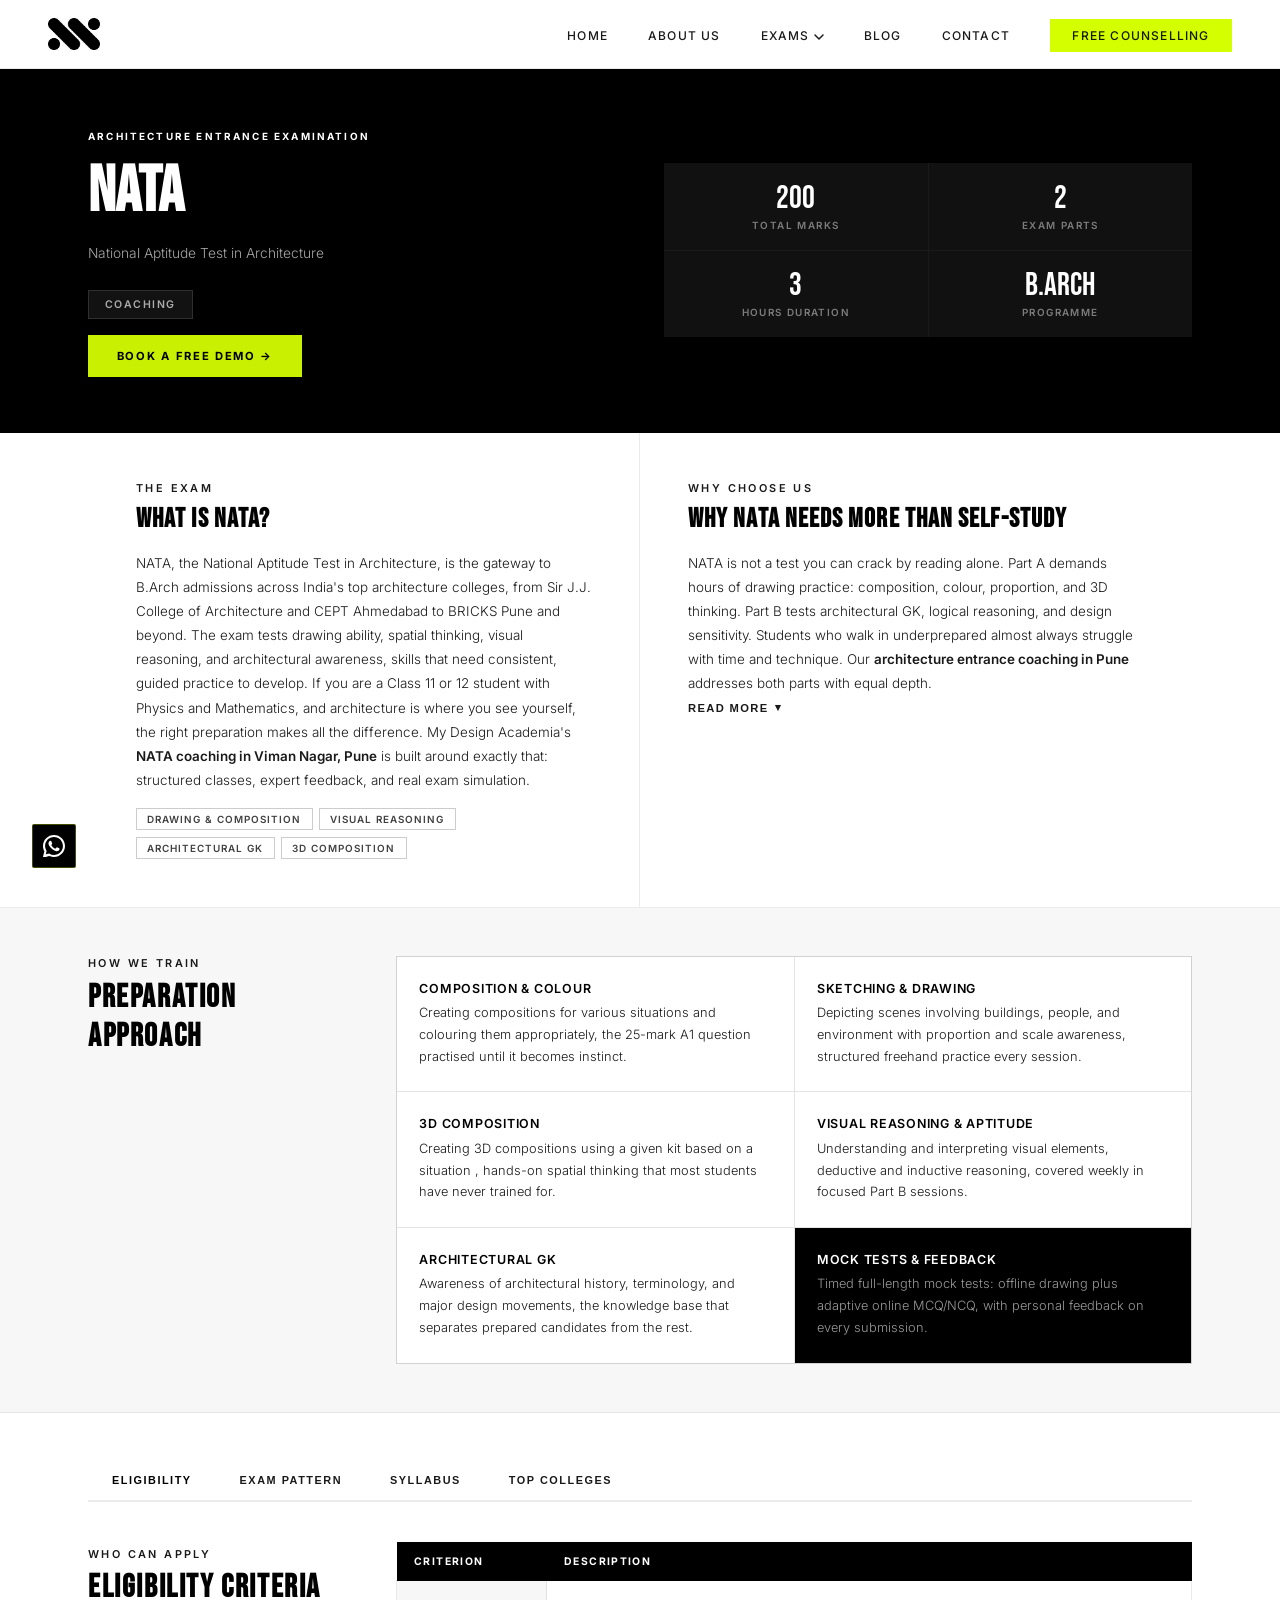
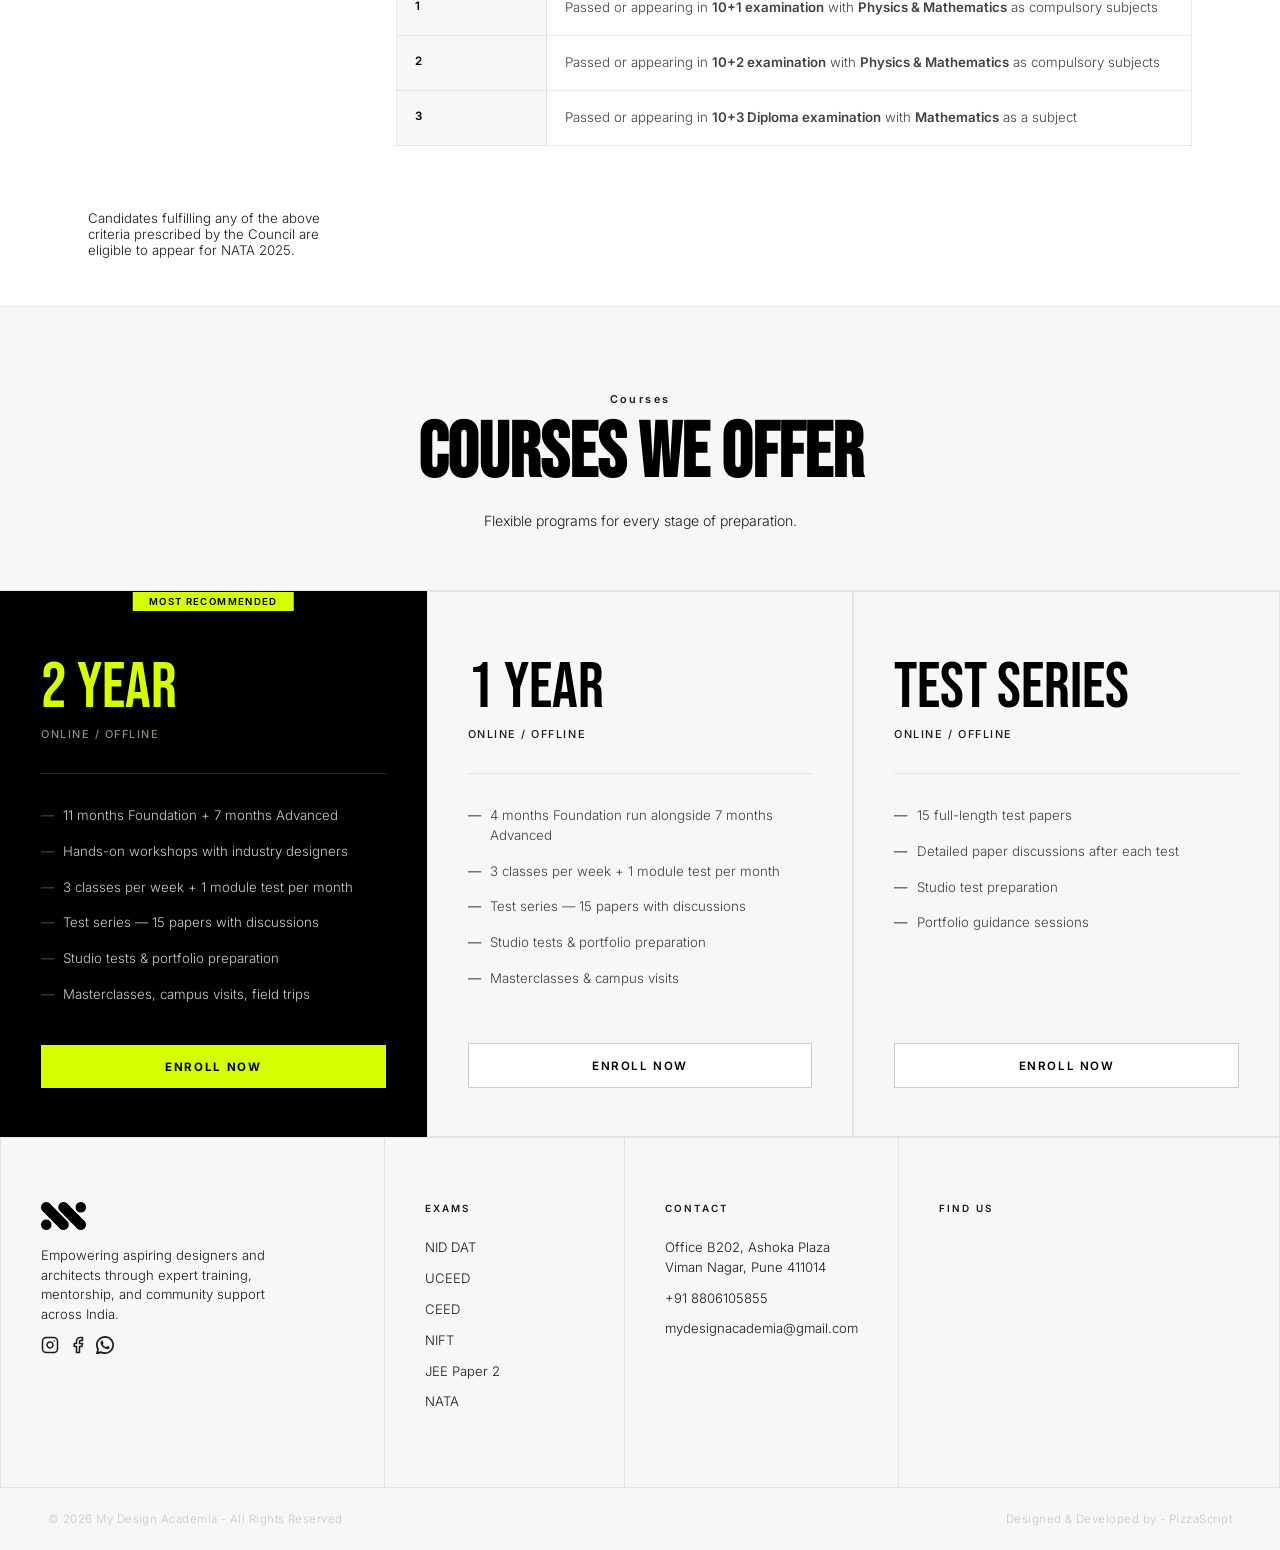
<file: nata.html>
<!doctype html>
<html lang="en">
  <head>
    <meta charset="UTF-8" />
    <meta name="viewport" content="width=device-width, initial-scale=1.0" />
    <title>NATA Coaching | My Design Academia</title>
    <link
      href="https://fonts.googleapis.com/css2?family=Bebas+Neue&family=Inter:wght@300;400;500;600&display=swap"
      rel="stylesheet"
    />
    <link rel="stylesheet" href="css/style.css?v=2" />
    <link rel="icon" href="favicon.ico" />
  </head>
  <body>
    <div id="header"></div>

    <div class="nid-page active" id="nata-page">
      <!-- HERO -->
      <section class="uc-hero">
        <div class="uc-r">
          <div>
            <div class="uc-hero-badge">Architecture Entrance Examination</div>
            <h1>NATA</h1>
            <p>National Aptitude Test in Architecture</p>
            <div class="hero-badge">Coaching</div>
            <a
              class="uc-btn-accent"
              href="contactus.html?exam=architecture&course=demo#form"
              >Book a Free Demo →</a
            >
          </div>
          <div class="uc-hero-stats">
            <div class="uc-hstat">
              <div class="uc-hstat-n">200</div>
              <div class="uc-hstat-l">Total Marks</div>
            </div>
            <div class="uc-hstat">
              <div class="uc-hstat-n">2</div>
              <div class="uc-hstat-l">Exam Parts</div>
            </div>
            <div class="uc-hstat">
              <div class="uc-hstat-n">3</div>
              <div class="uc-hstat-l">Hours Duration</div>
            </div>
            <div class="uc-hstat">
              <div class="uc-hstat-n">B.Arch</div>
              <div class="uc-hstat-l">Programme</div>
            </div>
          </div>
        </div>
      </section>

      <!-- INFO STRIP -->
      <div class="uc-info-strip">
        <div class="uc-r">
          <div class="uc-info-col">
            <span class="uc-label">The Exam</span>
            <h2>What is NATA?</h2>
            <p>
              NATA, the National Aptitude Test in Architecture, is the gateway
              to B.Arch admissions across India's top architecture colleges,
              from Sir J.J. College of Architecture and CEPT Ahmedabad to BRICKS
              Pune and beyond. The exam tests drawing ability, spatial thinking,
              visual reasoning, and architectural awareness, skills that need
              consistent, guided practice to develop. If you are a Class 11 or
              12 student with Physics and Mathematics, and architecture is where
              you see yourself, the right preparation makes all the difference.
              My Design Academia's
              <b>NATA coaching in Viman Nagar, Pune</b> is built
              around exactly that: structured classes, expert feedback, and
              real exam simulation.
            </p>
            <div class="uc-tag-row">
              <span class="uc-tag">Drawing &amp; Composition</span>
              <span class="uc-tag">Visual Reasoning</span>
              <span class="uc-tag">Architectural GK</span>
              <span class="uc-tag">3D Composition</span>
            </div>
          </div>

          <div class="uc-info-col">
            <span class="uc-label">Why Choose Us</span>
            <h2>Why NATA Needs More Than Self-Study</h2>
            <p>
              NATA is not a test you can crack by reading alone. Part A demands
              hours of drawing practice: composition, colour, proportion, and
              3D thinking. Part B tests architectural GK, logical reasoning, and
              design sensitivity. Students who walk in underprepared almost
              always struggle with time and technique. Our
              <b>architecture entrance coaching in Pune</b> addresses
              both parts with equal depth.
            </p>
            <div class="uc-collapse-body" id="nata-why">
              <ul
                style="
                  padding-left: 1.2rem;
                  font-size: 0.84rem;
                  color: var(--muted);
                  line-height: 2;
                  margin-top: 0.5rem;
                "
              >
                <li>
                  Dedicated drawing sessions: colour, composition, and 3D model
                  work
                </li>
                <li>
                  Architectural GK, visual reasoning and aptitude, covered
                  weekly
                </li>
                <li>
                  Timed mock tests designed around NATA entrance exam
                  preparation: format, timing and scoring
                </li>
                <li>Personal feedback on every drawing submission</li>
              </ul>
            </div>
            <button
              class="uc-read-more-btn"
              onclick="nataToggle('nata-why', this)"
            >
              Read More <span class="uc-arrow">▾</span>
            </button>
          </div>
        </div>
      </div>

      <!-- APPROACH -->
      <section class="uc-approach">
        <div class="uc-r">
          <div class="uc-approach-aside">
            <span class="uc-label">How We Train</span>
            <h2 class="uc-sec-title">Preparation<br />Approach</h2>
          </div>
          <div class="uc-approach-grid">
            <div class="uc-acard">
              <div class="uc-atitle">Composition &amp; Colour</div>
              <div class="uc-adesc">
                Creating compositions for various situations and colouring them
                appropriately, the 25-mark A1 question practised until it
                becomes instinct.
              </div>
            </div>
            <div class="uc-acard">
              <div class="uc-atitle">Sketching &amp; Drawing</div>
              <div class="uc-adesc">
                Depicting scenes involving buildings, people, and environment
                with proportion and scale awareness, structured freehand
                practice every session.
              </div>
            </div>
            <div class="uc-acard">
              <div class="uc-atitle">3D Composition</div>
              <div class="uc-adesc">
                Creating 3D compositions using a given kit based on a situation
                , hands-on spatial thinking that most students have never
                trained for.
              </div>
            </div>
            <div class="uc-acard">
              <div class="uc-atitle">Visual Reasoning &amp; Aptitude</div>
              <div class="uc-adesc">
                Understanding and interpreting visual elements, deductive and
                inductive reasoning, covered weekly in focused Part B sessions.
              </div>
            </div>
            <div class="uc-acard">
              <div class="uc-atitle">Architectural GK</div>
              <div class="uc-adesc">
                Awareness of architectural history, terminology, and major
                design movements, the knowledge base that separates prepared
                candidates from the rest.
              </div>
            </div>
            <div class="uc-acard uc-acard--dark">
              <div class="uc-atitle">Mock Tests &amp; Feedback</div>
              <div class="uc-adesc">
                Timed full-length mock tests: offline drawing plus adaptive
                online MCQ/NCQ, with personal feedback on every submission.
              </div>
            </div>
          </div>
        </div>
      </section>

      <!-- TABBED: ELIGIBILITY / EXAM PATTERN / SYLLABUS / COLLEGES -->
      <section class="uc-tabbed">
        <div class="uc-r">
          <div class="uc-tab-nav">
            <button
              class="uc-tab-btn active"
              onclick="nataShowTab('nata-elig', this)"
            >
              Eligibility
            </button>
            <button class="uc-tab-btn" onclick="nataShowTab('nata-exam', this)">
              Exam Pattern
            </button>
            <button class="uc-tab-btn" onclick="nataShowTab('nata-syll', this)">
              Syllabus
            </button>
            <button class="uc-tab-btn" onclick="nataShowTab('nata-coll', this)">
              Top Colleges
            </button>
          </div>

          <!-- ELIGIBILITY -->
          <div class="uc-tab-pane active" id="nata-elig">
            <div class="uc-elig-layout">
              <div>
                <span class="uc-label">Who Can Apply</span>
                <h2 class="uc-sec-title">Eligibility Criteria</h2>
              </div>
              <table class="uc-elig-table">
                <thead>
                  <tr>
                    <th>Criterion</th>
                    <th>Description</th>
                  </tr>
                </thead>
                <tbody>
                  <tr>
                    <td>1</td>
                    <td>
                      Passed or appearing in
                      <b>10+1 examination</b> with
                      <b>Physics &amp; Mathematics</b> as compulsory
                      subjects
                    </td>
                  </tr>
                  <tr>
                    <td>2</td>
                    <td>
                      Passed or appearing in
                      <b>10+2 examination</b> with
                      <b>Physics &amp; Mathematics</b> as compulsory
                      subjects
                    </td>
                  </tr>
                  <tr>
                    <td>3</td>
                    <td>
                      Passed or appearing in
                      <b>10+3 Diploma examination</b> with
                      <b>Mathematics</b> as a subject
                    </td>
                  </tr>
                </tbody>
              </table>
              <p
                style="
                  font-size: 0.83rem;
                  color: var(--muted);
                  margin-top: 1rem;
                "
              >
                Candidates fulfilling any of the above criteria prescribed by
                the Council are eligible to appear for NATA 2025.
              </p>
            </div>
          </div>

          <!-- EXAM PATTERN -->
          <div class="uc-tab-pane" id="nata-exam">
            <div class="uc-qtable-label">Exam Pattern: NATA 2025</div>
            <p
              style="
                font-size: 0.85rem;
                color: var(--muted);
                margin-bottom: 1rem;
              "
            >
              NATA 2025 consists of <b>two parts</b> totalling
              <b>200 marks</b> over <b>180 minutes</b>:
            </p>

            <div class="uc-qwrap" style="margin-bottom: 2rem">
              <table class="uc-qtable">
                <thead>
                  <tr>
                    <th>Part</th>
                    <th>Section Name</th>
                    <th>Mode</th>
                    <th>Duration</th>
                    <th>Questions</th>
                    <th>Total Marks</th>
                  </tr>
                </thead>
                <tbody>
                  <tr>
                    <td>Part A</td>
                    <td>Drawing &amp; Composition Test</td>
                    <td>Offline</td>
                    <td>90 Minutes</td>
                    <td>3</td>
                    <td>80</td>
                  </tr>
                  <tr>
                    <td>Part B</td>
                    <td>MCQ and NCQ</td>
                    <td>Online (Adaptive)</td>
                    <td>90 Minutes</td>
                    <td>50</td>
                    <td>120</td>
                  </tr>
                  <tr>
                    <td><b>Total</b></td>
                    <td>—</td>
                    <td>—</td>
                    <td><b>180 Minutes</b></td>
                    <td><b>53</b></td>
                    <td><b>200</b></td>
                  </tr>
                </tbody>
              </table>
            </div>

            <div class="uc-exam-cols">
              <div class="uc-ecard">
                <div class="uc-ecard-head">
                  <div class="uc-ecard-title">
                    Part A: Drawing &amp; Composition Test
                  </div>
                  <div class="uc-ecard-badge">80 Marks</div>
                </div>
                <table class="uc-struct-table">
                  <tr>
                    <th style="font-size: 0.75rem; color: var(--muted)">
                      Question
                    </th>
                    <th style="font-size: 0.75rem; color: var(--muted)">
                      Task
                    </th>
                    <th style="font-size: 0.75rem; color: var(--muted)">
                      Marks
                    </th>
                  </tr>
                  <tr>
                    <td>A1</td>
                    <td>Composition and Colour</td>
                    <td>25</td>
                  </tr>
                  <tr>
                    <td>A2</td>
                    <td>Sketching &amp; Composition (Black and White)</td>
                    <td>25</td>
                  </tr>
                  <tr>
                    <td>A3</td>
                    <td>3D Composition using kit</td>
                    <td>30</td>
                  </tr>
                  <tr>
                    <td><b>Total</b></td>
                    <td>—</td>
                    <td><b>80</b></td>
                  </tr>
                </table>
              </div>
              <div class="uc-ecard">
                <div class="uc-ecard-head">
                  <div class="uc-ecard-title">Part B: MCQ and NCQ</div>
                  <div class="uc-ecard-badge">120 Marks</div>
                </div>
                <table class="uc-struct-table">
                  <tr>
                    <th style="font-size: 0.75rem; color: var(--muted)">
                      Type
                    </th>
                    <th style="font-size: 0.75rem; color: var(--muted)">
                      Questions
                    </th>
                    <th style="font-size: 0.75rem; color: var(--muted)">
                      Mode
                    </th>
                  </tr>
                  <tr>
                    <td>B1: MCQs</td>
                    <td>42</td>
                    <td>Adaptive Online</td>
                  </tr>
                  <tr>
                    <td>B2: NCQs</td>
                    <td>8</td>
                    <td>Adaptive Online</td>
                  </tr>
                  <tr>
                    <td><b>Total</b></td>
                    <td><b>50</b></td>
                    <td><b>120 Marks</b></td>
                  </tr>
                </table>
                <div style="margin-top: 1rem">
                  <p
                    style="
                      font-size: 0.82rem;
                      color: var(--muted);
                      line-height: 1.8;
                    "
                  >
                    Total Duration:
                    <b>180 Minutes (3 Hours)</b> &nbsp;|&nbsp; Medium:
                    <b>English and Hindi</b> &nbsp;|&nbsp; Each Part:
                    <b>90 minutes</b>
                  </p>
                </div>
              </div>
            </div>
          </div>

          <!-- SYLLABUS -->
          <div class="uc-tab-pane" id="nata-syll">
            <div class="uc-qtable-label" style="margin-bottom: 1rem">
              Syllabus: NATA 2025
            </div>

            <div class="uc-exam-cols">
              <div class="uc-ecard">
                <div class="uc-ecard-head">
                  <div class="uc-ecard-title">
                    Part A: Drawing &amp; Composition Test (Offline)
                  </div>
                  <div class="uc-ecard-badge">80 Marks</div>
                </div>
                <table class="uc-struct-table">
                  <tr>
                    <th style="font-size: 0.75rem; color: var(--muted)">
                      Question
                    </th>
                    <th style="font-size: 0.75rem; color: var(--muted)">
                      Topic
                    </th>
                    <th style="font-size: 0.75rem; color: var(--muted)">
                      Description
                    </th>
                  </tr>
                  <tr>
                    <td>A1</td>
                    <td>Composition and Colour</td>
                    <td>
                      Creating compositions for various situations and colouring
                      them appropriately
                    </td>
                  </tr>
                  <tr>
                    <td>A2</td>
                    <td>Sketching &amp; Composition</td>
                    <td>
                      Depicting scenes involving buildings, people, and
                      environment with proportion and scale awareness
                    </td>
                  </tr>
                  <tr>
                    <td>A3</td>
                    <td>3D Composition</td>
                    <td>
                      Creating 3D composition using a given kit based on the
                      situation
                    </td>
                  </tr>
                </table>
              </div>
              <div class="uc-ecard">
                <div class="uc-ecard-head">
                  <div class="uc-ecard-title">
                    Part B: Online Test (MCQ + NCQ)
                  </div>
                  <div class="uc-ecard-badge">120 Marks</div>
                </div>
                <table class="uc-struct-table">
                  <tr>
                    <th style="font-size: 0.75rem; color: var(--muted)">
                      Area
                    </th>
                    <th style="font-size: 0.75rem; color: var(--muted)">
                      Description
                    </th>
                  </tr>
                  <tr>
                    <td>Visual Reasoning</td>
                    <td>Understanding and interpreting visual elements</td>
                  </tr>
                  <tr>
                    <td>Logical Derivation</td>
                    <td>Deductive and inductive reasoning</td>
                  </tr>
                  <tr>
                    <td>GK: Architecture &amp; Design</td>
                    <td>
                      Awareness of architectural history, terminology, and major
                      design movements
                    </td>
                  </tr>
                  <tr>
                    <td>Language Interpretation</td>
                    <td>
                      Comprehension and contextual understanding of written
                      English
                    </td>
                  </tr>
                  <tr>
                    <td>Design Sensitivity &amp; Thinking</td>
                    <td>
                      Sensitivity to design details, context and conceptual
                      thinking
                    </td>
                  </tr>
                  <tr>
                    <td>Numerical Ability</td>
                    <td>
                      Mathematical ability relevant to architectural
                      problem-solving
                    </td>
                  </tr>
                </table>
              </div>
            </div>
          </div>

          <!-- TOP COLLEGES -->
          <div class="uc-tab-pane" id="nata-coll">
            <div class="uc-qtable-label" style="margin-bottom: 0.5rem">
              Best Architecture Colleges through NATA
            </div>
            <p
              style="
                font-size: 0.84rem;
                color: var(--muted);
                margin-bottom: 1.25rem;
              "
            >
              All colleges listed offer
              <b>Bachelor of Architecture (B.Arch)</b>.
            </p>
            <div style="overflow-x: auto">
              <table class="uc-fee-table">
                <thead>
                  <tr>
                    <th>College Name</th>
                    <th>Location</th>
                    <th>Affiliation / Approval</th>
                  </tr>
                </thead>
                <tbody>
                  <tr>
                    <td><b>Sir J.J. College of Architecture</b></td>
                    <td>Mumbai, Maharashtra</td>
                    <td>University of Mumbai</td>
                  </tr>
                  <tr>
                    <td><b>R.V. College of Architecture</b></td>
                    <td>Bangalore, Karnataka</td>
                    <td>Visvesvaraya Technological University (VTU)</td>
                  </tr>
                  <tr>
                    <td><b>CEPT University</b></td>
                    <td>Ahmedabad, Gujarat</td>
                    <td>Autonomous</td>
                  </tr>
                  <tr>
                    <td><b>Rachana Sansad College</b></td>
                    <td>Mumbai, Maharashtra</td>
                    <td>University of Mumbai</td>
                  </tr>
                  <tr>
                    <td>
                      <b>Chandigarh College of Architecture (CCA)</b>
                    </td>
                    <td>Chandigarh</td>
                    <td>Punjab University (also via JEE B.Arch)</td>
                  </tr>
                  <tr>
                    <td>
                      <b>MS Ramaiah Institute of Technology</b> (Dept.
                      of Architecture)
                    </td>
                    <td>Bangalore, Karnataka</td>
                    <td>Visvesvaraya Technological University (VTU)</td>
                  </tr>
                  <tr>
                    <td>
                      <b>Sushant School of Art and Architecture</b>
                    </td>
                    <td>Gurgaon, Haryana</td>
                    <td>Ansal University</td>
                  </tr>
                  <tr>
                    <td><b>BMS College of Architecture</b></td>
                    <td>Bangalore, Karnataka</td>
                    <td>Visvesvaraya Technological University (VTU)</td>
                  </tr>
                  <tr>
                    <td>
                      <b
                        >Balwant Sheth School of Architecture (NMIMS)</b
                      >
                    </td>
                    <td>Mumbai, Maharashtra</td>
                    <td>NMIMS Deemed University</td>
                  </tr>
                  <tr>
                    <td>
                      <b
                        >SRM School of Architecture and Interior Design</b
                      >
                    </td>
                    <td>Chennai, Tamil Nadu</td>
                    <td>SRM Institute of Science &amp; Technology</td>
                  </tr>
                  <tr>
                    <td>
                      <b>L.S. Raheja College of Architecture</b>
                    </td>
                    <td>Mumbai, Maharashtra</td>
                    <td>University of Mumbai</td>
                  </tr>
                  <tr>
                    <td><b>BRICKS College of Architecture</b></td>
                    <td>Pune, Maharashtra</td>
                    <td>Savitribai Phule Pune University</td>
                  </tr>
                </tbody>
              </table>
            </div>
          </div>
        </div>
      </section>

      <!-- COURSES PLACEHOLDER -->
      <div class="courses-section-placeholder"></div>
    </div>
    <!-- /nata-page -->

    <div id="footer"></div>

    <script src="js/injector.js"></script>
    <script src="js/script.js"></script>
    <script>
      function nataShowTab(id, btn) {
        const section = btn.closest(".uc-tabbed");
        section
          .querySelectorAll(".uc-tab-pane")
          .forEach((p) => p.classList.remove("active"));
        section
          .querySelectorAll(".uc-tab-btn")
          .forEach((b) => b.classList.remove("active"));
        document.getElementById(id).classList.add("active");
        btn.classList.add("active");
      }
      function nataToggle(id, btn) {
        const el = document.getElementById(id);
        const isOpen = el.classList.toggle("open");
        btn.classList.toggle("open", isOpen);
        btn.childNodes[0].textContent = isOpen ? "Read Less " : "Read More ";
      }
    </script>
  </body>
</html>
</file>
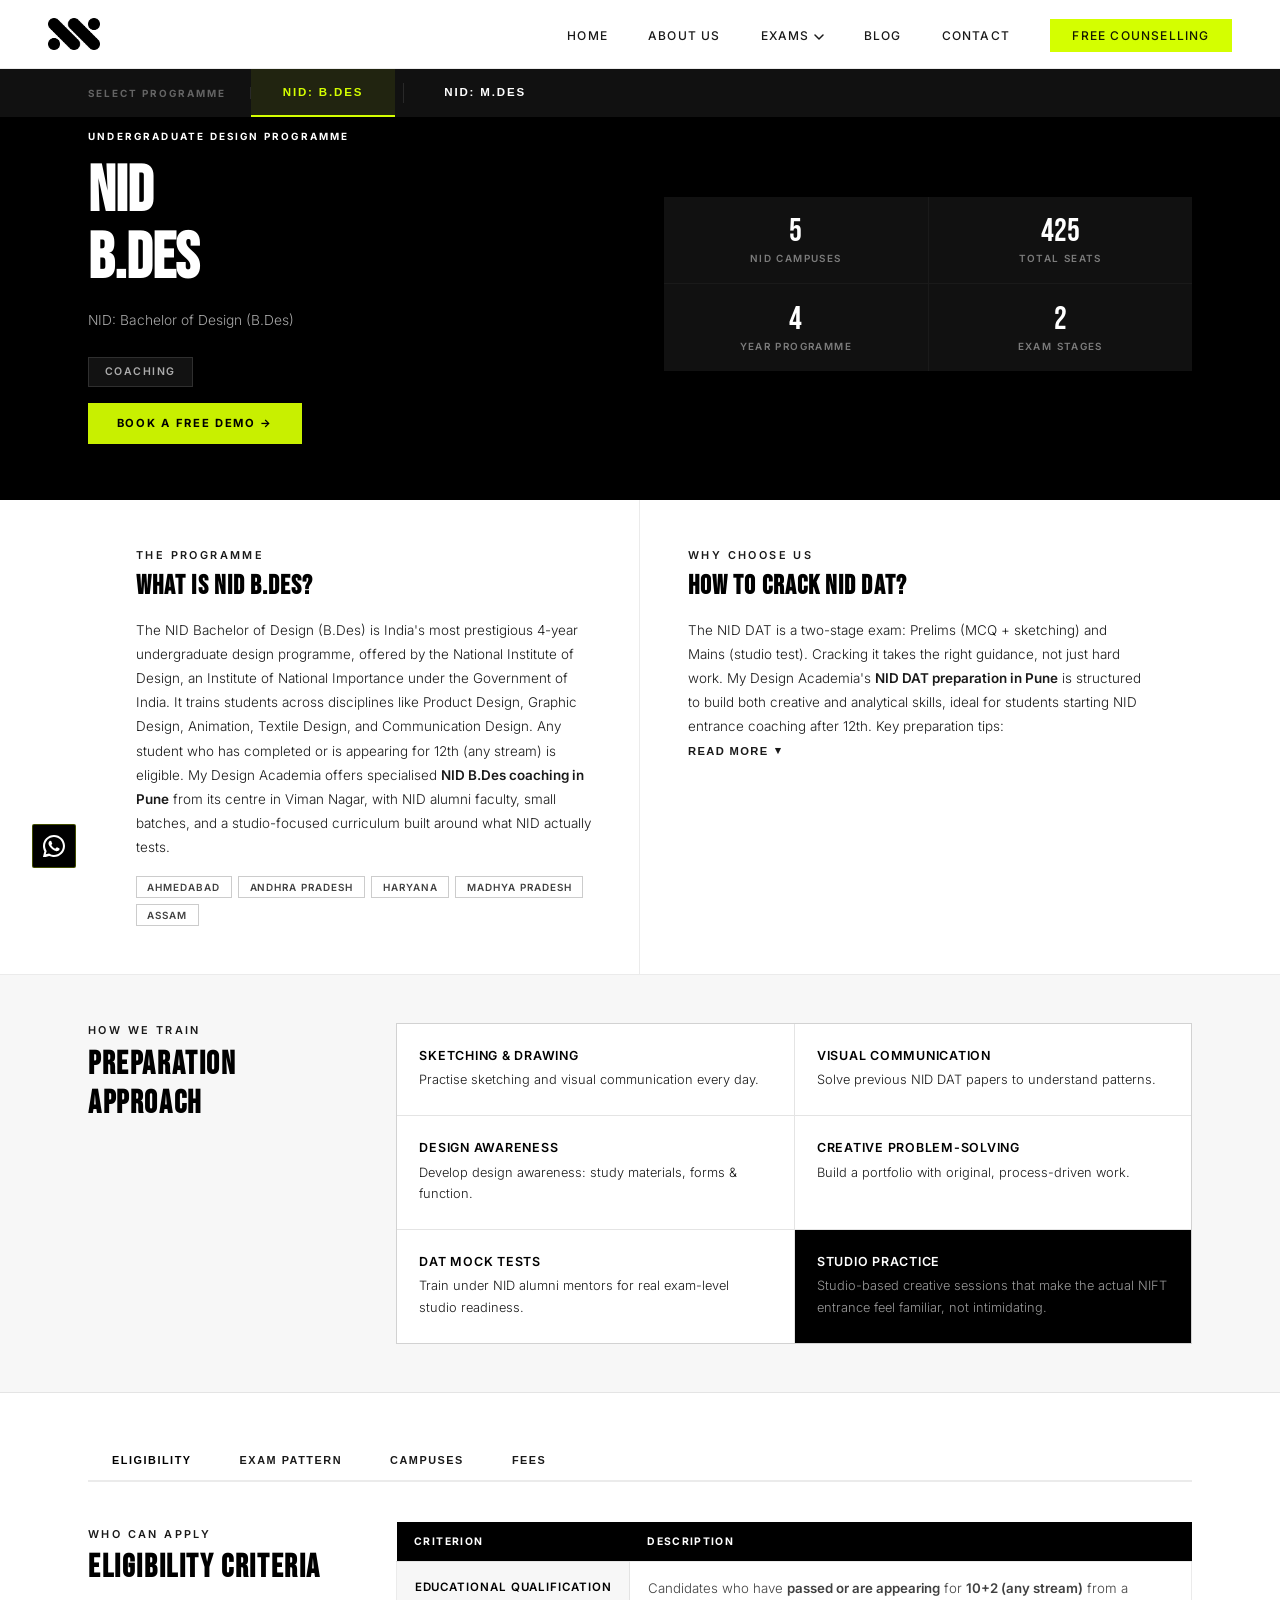
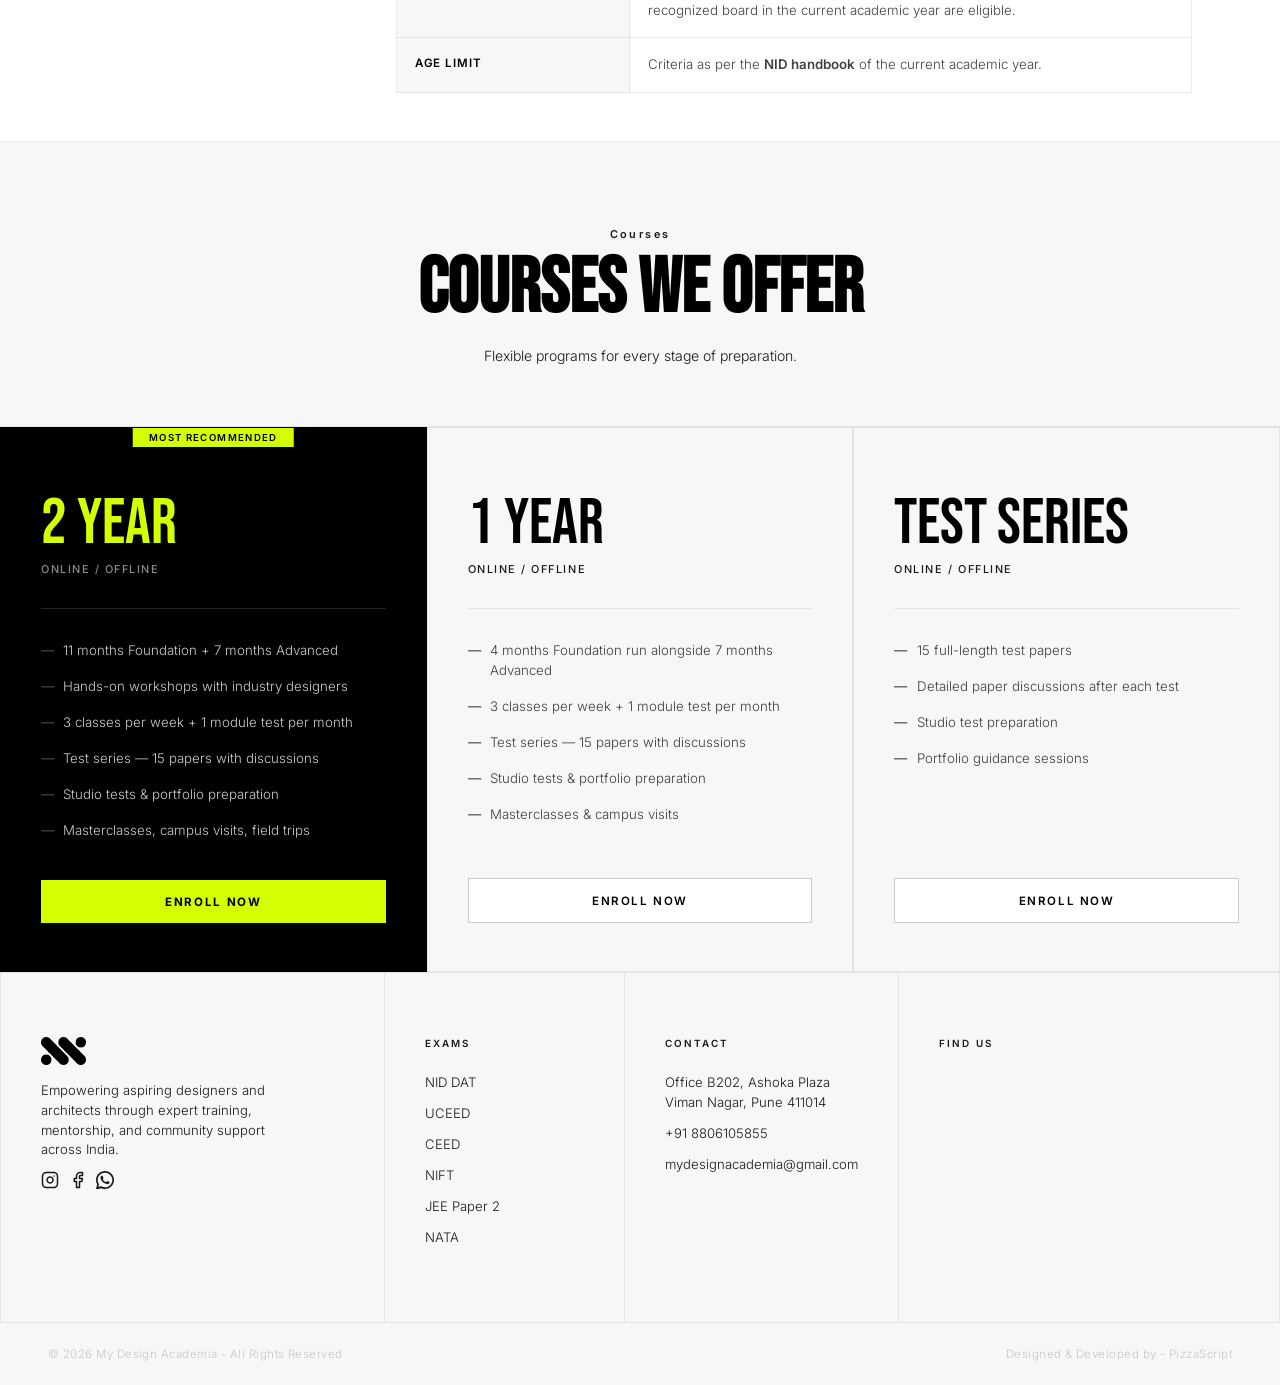
<file: nid.html>
<!doctype html>
<html lang="en">
  <head>
    <meta charset="UTF-8" />
    <meta name="viewport" content="width=device-width, initial-scale=1.0" />
    <title>NID B.Des &amp; M.Des Coaching | My Design Academia</title>
    <link
      href="https://fonts.googleapis.com/css2?family=Bebas+Neue&family=Inter:wght@300;400;500;600&display=swap"
      rel="stylesheet"
    />
    <link rel="stylesheet" href="css/style.css?v=2" />
    <link rel="icon" href="favicon.ico" />
  </head>
  <body>
    <div id="header"></div>

    <!-- ═══════════════════════════════════ -->
    <!--          NID B.Des PAGE           -->
    <!-- ═══════════════════════════════════ -->
    <div class="nid-page active" id="nid-page-bdes">
      <!-- HERO -->
      <section class="uc-hero">
        <div class="uc-r">
          <div>
            <div class="uc-hero-badge">Undergraduate Design Programme</div>
            <h1>NID<br /><span>B.Des</span></h1>
            <p>NID: Bachelor of Design (B.Des)</p>
            <div class="hero-badge">Coaching</div>
            <a
              class="uc-btn-accent"
              href="contactus.html?exam=design&course=demo#form"
              >Book a Free Demo →</a
            >
          </div>
          <div class="uc-hero-stats">
            <div class="uc-hstat">
              <div class="uc-hstat-n">5</div>
              <div class="uc-hstat-l">NID Campuses</div>
            </div>
            <div class="uc-hstat">
              <div class="uc-hstat-n">425</div>
              <div class="uc-hstat-l">Total seats</div>
            </div>
            <div class="uc-hstat">
              <div class="uc-hstat-n">4</div>
              <div class="uc-hstat-l">Year Programme</div>
            </div>
            <div class="uc-hstat">
              <div class="uc-hstat-n">2</div>
              <div class="uc-hstat-l">Exam Stages</div>
            </div>
          </div>
        </div>
      </section>

      <!-- INFO STRIP -->
      <div class="uc-info-strip">
        <div class="uc-r">
          <div class="uc-info-col">
            <span class="uc-label">The Programme</span>
            <h2>What is NID B.Des?</h2>
            <p>
              The NID Bachelor of Design (B.Des) is India's most prestigious
              4-year undergraduate design programme, offered by the National
              Institute of Design, an Institute of National Importance under the
              Government of India. It trains students across disciplines like
              Product Design, Graphic Design, Animation, Textile Design, and
              Communication Design. Any student who has completed or is
              appearing for 12th (any stream) is eligible. My Design Academia
              offers specialised
              <b>NID B.Des coaching in Pune</b> from its centre in Viman Nagar,
              with NID alumni faculty, small batches, and a studio-focused
              curriculum built around what NID actually tests.
            </p>
            <div class="uc-tag-row">
              <span class="uc-tag">Ahmedabad</span>
              <span class="uc-tag">Andhra Pradesh</span>
              <span class="uc-tag">Haryana</span>
              <span class="uc-tag">Madhya Pradesh</span>
              <span class="uc-tag">Assam</span>
            </div>
          </div>

          <div class="uc-info-col">
            <span class="uc-label">Why Choose Us</span>
            <h2>How to Crack NID DAT?</h2>
            <p>
              The NID DAT is a two-stage exam: Prelims (MCQ + sketching) and
              Mains (studio test). Cracking it takes the right guidance, not
              just hard work. My Design Academia's
              <b>NID DAT preparation in Pune</b> is structured to build both
              creative and analytical skills, ideal for students starting NID
              entrance coaching after 12th. Key preparation tips:
            </p>
            <div class="uc-collapse-body" id="b-crack">
              <ul
                style="
                  padding-left: 1.2rem;
                  font-size: 0.84rem;
                  color: var(--muted);
                  line-height: 2;
                  margin-top: 0.5rem;
                "
              >
                <li>Practise sketching and visual communication every day</li>
                <li>Solve previous NID DAT papers to understand patterns</li>
                <li>Build a portfolio with original, process-driven work</li>
                <li>
                  Train under NID alumni mentors for real exam-level studio
                  readiness
                </li>
                <li>
                  Develop design awareness: study materials, forms &amp;
                  function
                </li>
              </ul>
            </div>
            <button
              class="uc-read-more-btn"
              onclick="nidToggle('b-crack', this)"
            >
              Read More <span class="uc-arrow">▾</span>
            </button>
          </div>
        </div>
      </div>

      <!-- APPROACH -->
      <section class="uc-approach">
        <div class="uc-r">
          <div class="uc-approach-aside">
            <span class="uc-label">How We Train</span>
            <h2 class="uc-sec-title">Preparation<br />Approach</h2>
          </div>
          <div class="uc-approach-grid">
            <div class="uc-acard">
              <div class="uc-atitle">Sketching &amp; Drawing</div>
              <div class="uc-adesc">
                Practise sketching and visual communication every day.
              </div>
            </div>
            <div class="uc-acard">
              <div class="uc-atitle">Visual Communication</div>
              <div class="uc-adesc">
                Solve previous NID DAT papers to understand patterns.
              </div>
            </div>
            <div class="uc-acard">
              <div class="uc-atitle">Design Awareness</div>
              <div class="uc-adesc">
                Develop design awareness: study materials, forms &amp; function.
              </div>
            </div>
            <div class="uc-acard">
              <div class="uc-atitle">Creative Problem-Solving</div>
              <div class="uc-adesc">
                Build a portfolio with original, process-driven work.
              </div>
            </div>
            <div class="uc-acard">
              <div class="uc-atitle">DAT Mock Tests</div>
              <div class="uc-adesc">
                Train under NID alumni mentors for real exam-level studio
                readiness.
              </div>
            </div>
            <div class="uc-acard uc-acard--dark">
              <div class="uc-atitle">STUDIO PRACTICE</div>
              <div class="uc-adesc">
                Studio-based creative sessions that make the actual NIFT
                entrance feel familiar, not intimidating.
              </div>
            </div>
          </div>
        </div>
      </section>

      <!-- TABBED: ELIGIBILITY / EXAM PATTERN / CAMPUSES & FEES -->
      <section class="uc-tabbed">
        <div class="uc-r">
          <div class="uc-tab-nav">
            <button
              class="uc-tab-btn active"
              onclick="nidShowTab('b-elig', this)"
            >
              Eligibility
            </button>
            <button class="uc-tab-btn" onclick="nidShowTab('b-exam', this)">
              Exam Pattern
            </button>
            <button class="uc-tab-btn" onclick="nidShowTab('b-camp', this)">
              Campuses
            </button>
            <button class="uc-tab-btn" onclick="nidShowTab('b-fees', this)">
              Fees
            </button>
          </div>

          <!-- ELIGIBILITY -->
          <div class="uc-tab-pane active" id="b-elig">
            <div class="uc-elig-layout">
              <div>
                <span class="uc-label">Who Can Apply</span>
                <h2 class="uc-sec-title">Eligibility Criteria</h2>
              </div>
              <table class="uc-elig-table">
                <thead>
                  <tr>
                    <th>Criterion</th>
                    <th>Description</th>
                  </tr>
                </thead>
                <tbody>
                  <tr>
                    <td>Educational Qualification</td>
                    <td>
                      Candidates who have <b>passed or are appearing</b> for
                      <b>10+2 (any stream)</b> from a recognized board in the
                      current academic year are eligible.
                    </td>
                  </tr>
                  <tr>
                    <td>Age Limit</td>
                    <td>
                      Criteria as per the <b>NID handbook</b> of the current
                      academic year.
                    </td>
                  </tr>
                </tbody>
              </table>
            </div>
          </div>

          <!-- EXAM PATTERN -->
          <div class="uc-tab-pane" id="b-exam">
            <div class="uc-qtable-label">Design Aptitude Test Pattern</div>
            <p
              style="
                font-size: 0.85rem;
                color: var(--muted);
                margin-bottom: 1rem;
              "
            >
              The admission process consists of <b>two stages</b>:
            </p>
            <div class="uc-qwrap" style="margin-bottom: 2rem">
              <table class="uc-qtable">
                <thead>
                  <tr>
                    <th>Stage</th>
                    <th>Name</th>
                    <th>Weightage</th>
                  </tr>
                </thead>
                <tbody>
                  <tr>
                    <td>Stage 1</td>
                    <td>DAT Prelims</td>
                    <td>—</td>
                  </tr>
                  <tr>
                    <td>Stage 2</td>
                    <td>DAT Mains/Studio test</td>
                    <td>60%</td>
                  </tr>
                  <tr>
                    <td>Stage 2</td>
                    <td>In Person sensitivity test</td>
                    <td>40%</td>
                  </tr>
                </tbody>
              </table>
            </div>

            <div class="uc-exam-cols">
              <div class="uc-ecard">
                <div class="uc-ecard-head">
                  <div class="uc-ecard-title">
                    DAT Prelims (Pencil-Paper Test)
                  </div>
                  <div class="uc-ecard-badge">100 Marks</div>
                </div>
                <table class="uc-struct-table">
                  <tr>
                    <td>Part A</td>
                    <td>
                      General Ability Test (GAT) · MCQ · 25 Marks · No fixed
                      number of questions. No negative marking.
                    </td>
                  </tr>
                  <tr>
                    <td>Part B</td>
                    <td>
                      Creative Aptitude Test · Sketching &amp; Creativity · 75
                      Marks · 5 questions on sketching, creativity, and
                      problem-solving
                    </td>
                  </tr>
                  <tr>
                    <td>Language</td>
                    <td>
                      The question paper will be in
                      <b>English</b> only.
                    </td>
                  </tr>
                </table>
              </div>
              <div class="uc-ecard">
                <div class="uc-ecard-head">
                  <div class="uc-ecard-title">DAT Mains (Studio Test)</div>
                  <div class="uc-ecard-badge">60% Weightage</div>
                </div>
                <table class="uc-struct-table">
                  <tr>
                    <td>Studio-based</td>
                    <td>
                      Conducted in various formats to test hands-on skills,
                      creativity, and ideation
                    </td>
                  </tr>
                  <tr>
                    <td>In Person sensitivity Test</td>
                    <td>40% Weightage</td>
                  </tr>
                </table>
              </div>
            </div>
          </div>

          <!-- CAMPUSES -->
          <div class="uc-tab-pane" id="b-camp">
            <div class="uc-qtable-label" style="margin-bottom: 1rem">
              NID B.Des Campuses
            </div>
            <div style="overflow-x: auto; margin-bottom: 2rem">
              <table class="uc-fee-table">
                <thead>
                  <tr>
                    <th>Location</th>
                    <th>Established</th>
                    <th>Programs Offered</th>
                    <th>Special Focus</th>
                  </tr>
                </thead>
                <tbody>
                  <tr>
                    <td>Ahmedabad</td>
                    <td>1961</td>
                    <td>B.Des</td>
                    <td>Multi-disciplinary, industry-led</td>
                  </tr>
                  <tr>
                    <td>Andhra Pradesh</td>
                    <td>2015</td>
                    <td>B.Des</td>
                    <td>Undergraduate design expansion</td>
                  </tr>
                  <tr>
                    <td>Haryana</td>
                    <td>2016</td>
                    <td>B.Des</td>
                    <td>Regional design education</td>
                  </tr>
                  <tr>
                    <td>Madhya Pradesh</td>
                    <td>2019</td>
                    <td>B.Des</td>
                    <td>Central India outreach</td>
                  </tr>
                  <tr>
                    <td>Assam</td>
                    <td>2019</td>
                    <td>B.Des</td>
                    <td>Northeast crafts &amp; sustainability</td>
                  </tr>
                </tbody>
              </table>
            </div>

            <div class="uc-qtable-label" style="margin-bottom: 1rem">
              Disciplines &amp; Seat Distribution: B.Des campuses
            </div>
            <div style="overflow-x: auto">
              <table class="nid-seat-table">
                <thead>
                  <tr>
                    <th>Campus</th>
                    <th>Programs</th>
                    <th>Disciplines Offered</th>
                    <th>Seats</th>
                  </tr>
                </thead>
                <tbody>
                  <tr>
                    <td>Ahmedabad</td>
                    <td>B.Des</td>
                    <td>
                      Animation Film Design, Exhibition Design, Film &amp; Video
                      Communication, Graphic Design, Product Design, Textile
                      Design, Furniture &amp; Interior Design, Ceramic &amp;
                      Glass Design
                    </td>
                    <td>Varies (10–19 per discipline)</td>
                  </tr>
                  <tr>
                    <td>Andhra Pradesh</td>
                    <td>B.Des</td>
                    <td>
                      Industrial Design, Communication Design, Textile &amp;
                      Apparel Design
                    </td>
                    <td>25 per discipline</td>
                  </tr>
                  <tr>
                    <td>Madhya Pradesh (Bhopal)</td>
                    <td>B.Des</td>
                    <td>
                      Industrial Design, Communication Design, Textile &amp;
                      Apparel Design
                    </td>
                    <td>25 per discipline</td>
                  </tr>
                  <tr>
                    <td>Haryana (Kurukshetra)</td>
                    <td>B.Des</td>
                    <td>
                      Industrial Design, Communication Design, Textile &amp;
                      Apparel Design
                    </td>
                    <td>25 per discipline</td>
                  </tr>
                  <tr>
                    <td>Assam (Jorhat)</td>
                    <td>B.Des</td>
                    <td>
                      Industrial Design, Communication Design, Textile &amp;
                      Apparel Design
                    </td>
                    <td>25 per discipline</td>
                  </tr>
                </tbody>
              </table>
            </div>
          </div>

          <!-- FEES -->
          <div class="uc-tab-pane" id="b-fees">
            <div class="uc-qtable-label" style="margin-bottom: 1rem">
              NID B.Des. Fee Structure · Total Semesters: <b>8</b> (4 Years)
            </div>

            <p
              style="
                font-size: 0.88rem;
                font-weight: 600;
                color: var(--fg);
                margin-bottom: 0.5rem;
              "
            >
              1. Indian National Students <em>(INR)</em>
            </p>
            <ul
              style="
                font-size: 0.84rem;
                color: var(--muted);
                line-height: 2;
                padding-left: 1.2rem;
                margin-bottom: 1rem;
              "
            >
              <li>Tuition Fee per Semester: ₹2,10,500</li>
              <li>
                Other Charges: Avg. ₹1,400 per semester (includes insurance,
                film club, etc.) · ₹5,000 in final semester (Alumni Fee)
              </li>
              <li>Hostel Fee: ₹15,000 per semester (7 semesters only)</li>
              <li>Mess Charges: As per actuals (informed annually)</li>
              <li>Refundable Deposit (one-time): ₹10,000</li>
              <li><b>Total (with Hostel): ₹18,07,800</b> (excluding mess)</li>
            </ul>

            <p
              style="
                font-size: 0.88rem;
                font-weight: 600;
                color: var(--fg);
                margin-bottom: 0.5rem;
              "
            >
              2. SAARC, African Countries, Cambodia, Laos, Myanmar, Vietnam
              Students <em>(USD)</em>
            </p>
            <ul
              style="
                font-size: 0.84rem;
                color: var(--muted);
                line-height: 2;
                padding-left: 1.2rem;
                margin-bottom: 1rem;
              "
            >
              <li>Tuition Fee per Semester: $2,910</li>
              <li>
                Other Charges: $17 per semester (first 7), $60 in final semester
              </li>
              <li>Hostel Fee: $179 per semester (7 semesters only)</li>
              <li>Mess Charges: As per actuals</li>
              <li>Refundable Deposit (one-time): $119</li>
              <li><b>Total (with Hostel): $24,935</b> (excluding mess)</li>
            </ul>

            <p
              style="
                font-size: 0.88rem;
                font-weight: 600;
                color: var(--fg);
                margin-bottom: 0.5rem;
              "
            >
              3. Rest of the World Students <em>(USD)</em>
            </p>
            <ul
              style="
                font-size: 0.84rem;
                color: var(--muted);
                line-height: 2;
                padding-left: 1.2rem;
                margin-bottom: 1rem;
              "
            >
              <li>Tuition Fee per Semester: $6,410</li>
              <li>
                Other Charges: $17 per semester (first 7), $60 in final semester
              </li>
              <li>Hostel Fee: $179 per semester (7 semesters only)</li>
              <li>Mess Charges: As per actuals</li>
              <li>Refundable Deposit (one-time): $119</li>
              <li><b>Total (with Hostel): $51,905</b> (excluding mess)</li>
            </ul>

            <p
              style="
                font-size: 0.84rem;
                font-weight: 600;
                color: var(--fg);
                margin-bottom: 0.25rem;
              "
            >
              Note:
            </p>
            <ul
              style="
                font-size: 0.84rem;
                color: var(--muted);
                line-height: 2;
                padding-left: 1.2rem;
              "
            >
              <li>
                Mess charges vary and are announced at the beginning of each
                academic year.
              </li>
              <li>
                Hostel &amp; other charges are subject to change based on
                exchange rates and institute policies.
              </li>
            </ul>
          </div>
        </div>
      </section>

      <!-- COURSES -->
      <div class="courses-section-placeholder" data-exam="design"></div>
    </div>
    <!-- /nid-page-bdes -->

    <!-- ═══════════════════════════════════ -->
    <!--          NID M.Des PAGE           -->
    <!-- ═══════════════════════════════════ -->
    <div class="nid-page" id="nid-page-mdes">
      <!-- HERO -->
      <section class="uc-hero" id="mdes">
        <div class="uc-r">
          <div>
            <div class="uc-hero-badge">Postgraduate Design Programme</div>
            <h1>NID<br /><span>M.Des</span></h1>
            <p>NID: Masters of Design (M.Des)</p>
            <div class="hero-badge">Coaching</div>
            <a
              class="uc-btn-accent"
              href="contactus.html?exam=design&course=demo#form"
              >Book a Free Demo →</a
            >
          </div>
          <div class="uc-hero-stats">
            <div class="uc-hstat">
              <div class="uc-hstat-n">2</div>
              <div class="uc-hstat-l">NID Campuses</div>
            </div>
            <div class="uc-hstat">
              <div class="uc-hstat-n">347</div>
              <div class="uc-hstat-l">Total seats</div>
            </div>
            <div class="uc-hstat">
              <div class="uc-hstat-n">5</div>
              <div class="uc-hstat-l">Semesters</div>
            </div>
            <div class="uc-hstat">
              <div class="uc-hstat-n">2</div>
              <div class="uc-hstat-l">Exam Stages</div>
            </div>
          </div>
        </div>
      </section>

      <!-- INFO STRIP -->
      <div class="uc-info-strip">
        <div class="uc-r">
          <div class="uc-info-col">
            <span class="uc-label">The Programme</span>
            <h2>NID M.Des: Is It Right for You?</h2>
            <p>
              If you are a design graduate looking to specialise, lead, or pivot
              your career. NID M.Des is one of the most respected postgraduate
              routes in India. Offered across Ahmedabad, Gandhinagar, and
              Bengaluru, the 5-semester programme lets you go deep into one of
              18 disciplines, from Strategic Design Management and Interaction
              Design to Textile, Transportation, and New Media Design. Seats are
              limited and competition is real. At
              <b>My Design Academia in Viman Nagar, Pune</b>, we work with
              graduates who are serious about cracking this exam and getting
              into the right discipline for their career goals.
            </p>
            <div class="uc-tag-row">
              <span class="uc-tag">NID Ahmedabad</span>
              <span class="uc-tag">NID Gandhinagar</span>
              <span class="uc-tag">NID Bengaluru</span>
            </div>
          </div>

          <div class="uc-info-col">
            <span class="uc-label">Why Choose Us</span>
            <h2>What Makes M.Des Prep Different?</h2>
            <p>
              Most candidates underestimate how different the NID DAT M.Des is
              from undergraduate design exams. It goes beyond sketching. You are
              assessed on domain depth, design research, and your ability to
              think like a practitioner. Our NID
              <b>M.Des entrance coaching in Pune</b> is built specifically for
              this: discipline-focused sessions, portfolio critique, and mock
              studio tests led by working designers. A few things that matter
              most:
            </p>
            <div class="uc-collapse-body" id="m-diff">
              <ul
                style="
                  padding-left: 1.2rem;
                  font-size: 0.84rem;
                  color: var(--muted);
                  line-height: 2;
                  margin-top: 0.5rem;
                "
              >
                <li>
                  Strengthen your discipline knowledge: theory, history, and
                  application
                </li>
                <li>
                  Practise both objective reasoning and subjective design
                  responses
                </li>
                <li>
                  Build a research-driven portfolio suited to your chosen M.Des
                  discipline
                </li>
                <li>
                  Prepare for studio tests with hands-on ideation and concept
                  presentation
                </li>
              </ul>
            </div>
            <button
              class="uc-read-more-btn"
              onclick="nidToggle('m-diff', this)"
            >
              Read More <span class="uc-arrow">▾</span>
            </button>
          </div>
        </div>
      </div>

      <!-- APPROACH -->
      <section class="uc-approach">
        <div class="uc-r">
          <div class="uc-approach-aside">
            <span class="uc-label">How We Train</span>
            <h2 class="uc-sec-title">Preparation<br />Approach</h2>
          </div>
          <div class="uc-approach-grid">
            <div class="uc-acard">
              <div class="uc-atitle">Discipline Knowledge</div>
              <div class="uc-adesc">
                Strengthen your discipline knowledge: theory, history, and
                application.
              </div>
            </div>
            <div class="uc-acard">
              <div class="uc-atitle">Objective &amp; Subjective Reasoning</div>
              <div class="uc-adesc">
                Practise both objective reasoning and subjective design
                responses.
              </div>
            </div>
            <div class="uc-acard">
              <div class="uc-atitle">Research-Driven Portfolio</div>
              <div class="uc-adesc">
                Build a research-driven portfolio suited to your chosen M.Des
                discipline.
              </div>
            </div>
            <div class="uc-acard">
              <div class="uc-atitle">Studio Test Preparation</div>
              <div class="uc-adesc">
                Prepare for studio tests with hands-on ideation and concept
                presentation.
              </div>
            </div>
            <div class="uc-acard">
              <div class="uc-atitle">Discipline-Focused Sessions</div>
              <div class="uc-adesc">
                Our M.Des entrance coaching in Pune is built specifically for
                this: discipline-focused sessions, portfolio critique, and mock
                studio tests led by working designers.
              </div>
            </div>
            <div class="uc-acard uc-acard--dark">
              <div class="uc-atitle">Portfolio Critique</div>
              <div class="uc-adesc">
                Mock studio tests and portfolio critique, because most
                candidates underestimate how different the NID DAT M.Des is from
                undergraduate design exams.
              </div>
            </div>
          </div>
        </div>
      </section>

      <!-- TABBED: ELIGIBILITY / EXAM PATTERN / SEAT MATRIX & FEES -->
      <section class="uc-tabbed">
        <div class="uc-r">
          <div class="uc-tab-nav">
            <button
              class="uc-tab-btn active"
              onclick="nidShowTab('m-elig', this)"
            >
              Eligibility
            </button>
            <button class="uc-tab-btn" onclick="nidShowTab('m-exam', this)">
              Exam Pattern
            </button>
            <button class="uc-tab-btn" onclick="nidShowTab('m-camp', this)">
              Seat Matrix
            </button>
            <button class="uc-tab-btn" onclick="nidShowTab('m-fees', this)">
              Fees
            </button>
          </div>

          <!-- ELIGIBILITY -->
          <div class="uc-tab-pane active" id="m-elig">
            <div class="uc-elig-layout">
              <div>
                <span class="uc-label">Who Can Apply</span>
                <h2 class="uc-sec-title">Eligibility Criteria</h2>
              </div>
              <table class="uc-elig-table">
                <thead>
                  <tr>
                    <th>Criterion</th>
                    <th>Description</th>
                  </tr>
                </thead>
                <tbody>
                  <tr>
                    <td>1</td>
                    <td>
                      <b>Bachelor's degree</b> (minimum 4 years) in any
                      specialization after 12th standard from a recognized
                      university in India
                    </td>
                  </tr>
                  <tr>
                    <td>2</td>
                    <td>
                      <b>Full-time Diploma</b> (minimum 4 years) in Design/Fine
                      Arts/Applied Arts/Architecture after 12th standard
                    </td>
                  </tr>
                  <tr>
                    <td>3</td>
                    <td>
                      <b>Bachelor's degree</b> (minimum 3 years) in any
                      specialization after 12th standard
                    </td>
                  </tr>
                  <tr>
                    <td>Age Limit</td>
                    <td>
                      Criteria as per the <b>NID handbook</b> of the current
                      academic year
                    </td>
                  </tr>
                </tbody>
              </table>
            </div>
          </div>

          <!-- EXAM PATTERN -->
          <div class="uc-tab-pane" id="m-exam">
            <div class="uc-qtable-label" style="margin-bottom: 1rem">
              Design Aptitude Test Pattern · DAT Prelims (Offline Exam)
            </div>
            <div style="overflow-x: auto; margin-bottom: 1.5rem">
              <table class="uc-fee-table">
                <thead>
                  <tr>
                    <th>Particulars</th>
                    <th>Details</th>
                  </tr>
                </thead>
                <tbody>
                  <tr>
                    <td>Mode of Exam</td>
                    <td>Offline (Pen and Paper)</td>
                  </tr>
                  <tr>
                    <td>Exam Duration (1 Discipline)</td>
                    <td>2.5 Hours</td>
                  </tr>
                  <tr>
                    <td>Exam Duration (2 Disciplines)</td>
                    <td>
                      4.5 Hours (30 min CAT + 2 hrs each for 2
                      discipline-specific tests)
                    </td>
                  </tr>
                  <tr>
                    <td>Sections</td>
                    <td>2 (Section A: Objective, Section B: Subjective)</td>
                  </tr>
                  <tr>
                    <td>Number of Questions</td>
                    <td>
                      Section A: 59 (Objective), Section B: 3 (Subjective)
                    </td>
                  </tr>
                  <tr>
                    <td>Total Marks</td>
                    <td>100</td>
                  </tr>
                  <tr>
                    <td>Negative Marking</td>
                    <td>None</td>
                  </tr>
                </tbody>
              </table>
            </div>
            <ul
              style="
                font-size: 0.84rem;
                color: var(--muted);
                line-height: 2;
                padding-left: 1.2rem;
              "
            >
              <li>
                The exam includes <b>Creative Ability Test (CAT)</b>,
                <b>Discipline-Specific Test</b>, and
                <b>General Aptitude Test</b>.
              </li>
              <li>
                If applying to one discipline, candidate appears for DAT Prelims
                of <b>only one</b> discipline.
              </li>
              <li>
                Questions will be a mix of
                <b>subjective and objective</b> formats.
              </li>
            </ul>
          </div>

          <!-- SEAT MATRIX -->
          <div class="uc-tab-pane" id="m-camp">
            <div class="uc-qtable-label" style="margin-bottom: 1rem">
              NID M.Des: Seat Matrix
            </div>
            <div style="overflow-x: auto">
              <table class="nid-seat-table">
                <thead>
                  <tr>
                    <th>Discipline</th>
                    <th>NID Ahmedabad</th>
                    <th>NID Gandhinagar</th>
                    <th>NID Bengaluru</th>
                  </tr>
                </thead>
                <tbody>
                  <tr>
                    <td>Animation Film Design</td>
                    <td>—</td>
                    <td>19</td>
                    <td>—</td>
                  </tr>
                  <tr>
                    <td>Apparel Design</td>
                    <td>—</td>
                    <td>19</td>
                    <td>—</td>
                  </tr>
                  <tr>
                    <td>Ceramic &amp; Glass Design</td>
                    <td>12</td>
                    <td>—</td>
                    <td>—</td>
                  </tr>
                  <tr>
                    <td>Furniture &amp; Interior Design</td>
                    <td>19</td>
                    <td>—</td>
                    <td>—</td>
                  </tr>
                  <tr>
                    <td>Film &amp; Video Communication</td>
                    <td>—</td>
                    <td>19</td>
                    <td>—</td>
                  </tr>
                  <tr>
                    <td>Graphic Design</td>
                    <td>—</td>
                    <td>19</td>
                    <td>—</td>
                  </tr>
                  <tr>
                    <td>Exhibition Design</td>
                    <td>—</td>
                    <td>19</td>
                    <td>—</td>
                  </tr>
                  <tr>
                    <td>Product Design</td>
                    <td>19</td>
                    <td>—</td>
                    <td>—</td>
                  </tr>
                  <tr>
                    <td>Toy &amp; Game Design</td>
                    <td>—</td>
                    <td>12</td>
                    <td>—</td>
                  </tr>
                  <tr>
                    <td>Transportation &amp; Automobile Design</td>
                    <td>—</td>
                    <td>—</td>
                    <td>19</td>
                  </tr>
                  <tr>
                    <td>Universal Design</td>
                    <td>—</td>
                    <td>—</td>
                    <td>19</td>
                  </tr>
                  <tr>
                    <td>Information Design</td>
                    <td>—</td>
                    <td>—</td>
                    <td>19</td>
                  </tr>
                  <tr>
                    <td>Interaction Design</td>
                    <td>—</td>
                    <td>—</td>
                    <td>19</td>
                  </tr>
                  <tr>
                    <td>Digital Game Design</td>
                    <td>—</td>
                    <td>—</td>
                    <td>19</td>
                  </tr>
                  <tr>
                    <td>Lifestyle Accessory Design</td>
                    <td>—</td>
                    <td>19</td>
                    <td>—</td>
                  </tr>
                  <tr>
                    <td>New Media Design</td>
                    <td>—</td>
                    <td>—</td>
                    <td>19</td>
                  </tr>
                  <tr>
                    <td>Strategic Design Management</td>
                    <td>—</td>
                    <td>—</td>
                    <td>19</td>
                  </tr>
                  <tr>
                    <td>Textile Design</td>
                    <td>19</td>
                    <td>—</td>
                    <td>—</td>
                  </tr>
                </tbody>
              </table>
            </div>
          </div>

          <!-- FEES -->
          <div class="uc-tab-pane" id="m-fees">
            <div class="uc-qtable-label" style="margin-bottom: 1rem">
              NID M.Des: Fee Structure
            </div>
            <div style="overflow-x: auto; margin-bottom: 1rem">
              <table class="uc-fee-table">
                <thead>
                  <tr>
                    <th>Component</th>
                    <th>Sem 1</th>
                    <th>Sem 2 – 4</th>
                    <th>Sem 5 (Dissertation)</th>
                  </tr>
                </thead>
                <tbody>
                  <tr>
                    <td>Tuition Fee</td>
                    <td>₹2,44,500</td>
                    <td>₹2,44,500</td>
                    <td>₹2,44,500</td>
                  </tr>
                  <tr>
                    <td>Other Charges (Insurance etc.)</td>
                    <td>₹1,400</td>
                    <td>₹1,400</td>
                    <td>₹5,000</td>
                  </tr>
                  <tr>
                    <td>Hostel Charges (Gandhinagar only)</td>
                    <td>₹17,500</td>
                    <td>₹17,500</td>
                    <td>₹17,500</td>
                  </tr>
                  <tr>
                    <td>Refundable Deposit</td>
                    <td>₹10,000</td>
                    <td>—</td>
                    <td>—</td>
                  </tr>
                  <tr>
                    <td>Estimated Mess Charges</td>
                    <td>(TBA)</td>
                    <td>(TBA)</td>
                    <td>(TBA)</td>
                  </tr>
                  <tr>
                    <td class="uc-fee-total">
                      <b>Total (excluding mess)</b>
                    </td>
                    <td class="uc-fee-total"><b>₹4,17,400</b></td>
                    <td class="uc-fee-total"><b>₹4,03,400</b></td>
                    <td class="uc-fee-total"><b>₹4,67,000</b></td>
                  </tr>
                </tbody>
              </table>
            </div>

            <p
              style="
                font-size: 0.84rem;
                font-weight: 600;
                color: var(--fg);
                margin-bottom: 0.25rem;
              "
            >
              Campus Differences
            </p>
            <ul
              style="
                font-size: 0.84rem;
                color: var(--muted);
                line-height: 2;
                padding-left: 1.2rem;
                margin-bottom: 0.75rem;
              "
            >
              <li>
                <b>Gandhinagar</b>: Residential; hostel fees apply each
                semester.
              </li>
              <li>
                <b>Ahmedabad &amp; Bengaluru</b>: Non-residential campuses;
                hostel charges not applicable.
              </li>
            </ul>
            <p style="font-size: 0.84rem; color: var(--fg); font-weight: 600">
              Overall Tuition &amp; Non-Hostel Fees (Sem 1 – 5): Approx.
              ₹12,30,300
            </p>
          </div>
        </div>
      </section>

      <!-- COURSES -->
      <div class="courses-section-placeholder" data-exam="design"></div>
    </div>
    <!-- /nid-page-mdes -->

    <!-- PROGRAMME SWITCHER -->
    <div class="nid-switcher">
      <div class="uc-r nid-switcher-inner">
        <span class="nid-sw-label">Select Programme</span>
        <button class="nid-sw-btn active" onclick="nidSwitch('bdes', this)">
          NID: B.Des
        </button>
        <div class="nid-sw-divider"></div>
        <button class="nid-sw-btn" onclick="nidSwitch('mdes', this)">
          NID: M.Des
        </button>
      </div>
    </div>

    <div id="footer"></div>

    <script src="js/injector.js"></script>
    <script src="js/script.js"></script>

    <script>
      function nidShowTab(id, btn) {
        const section = btn.closest(".uc-tabbed");
        section
          .querySelectorAll(".uc-tab-pane")
          .forEach((p) => p.classList.remove("active"));
        section
          .querySelectorAll(".uc-tab-btn")
          .forEach((b) => b.classList.remove("active"));
        document.getElementById(id).classList.add("active");
        btn.classList.add("active");
      }
      function nidToggle(id, btn) {
        const el = document.getElementById(id);
        const isOpen = el.classList.toggle("open");
        btn.classList.toggle("open", isOpen);
        btn.childNodes[0].textContent = isOpen ? "Read Less " : "Read More ";
      }
    </script>
  </body>
</html>
</file>
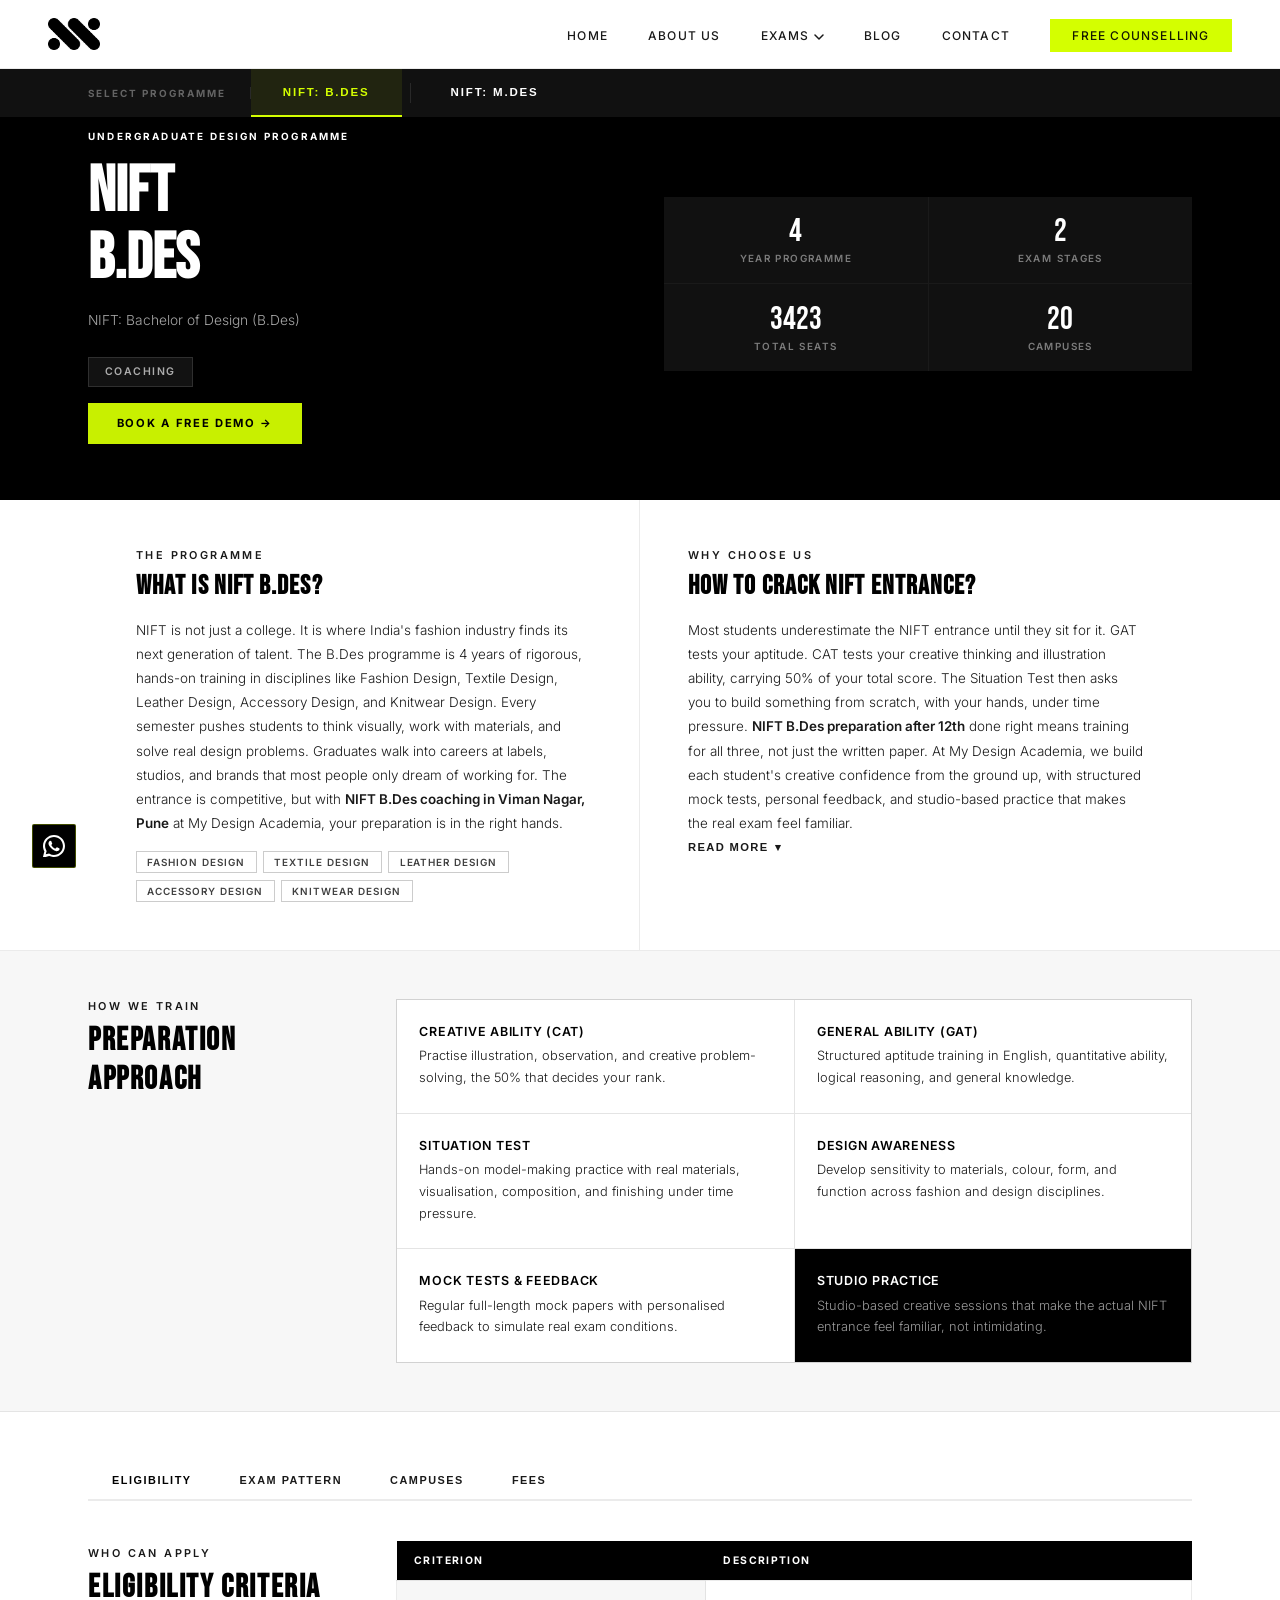
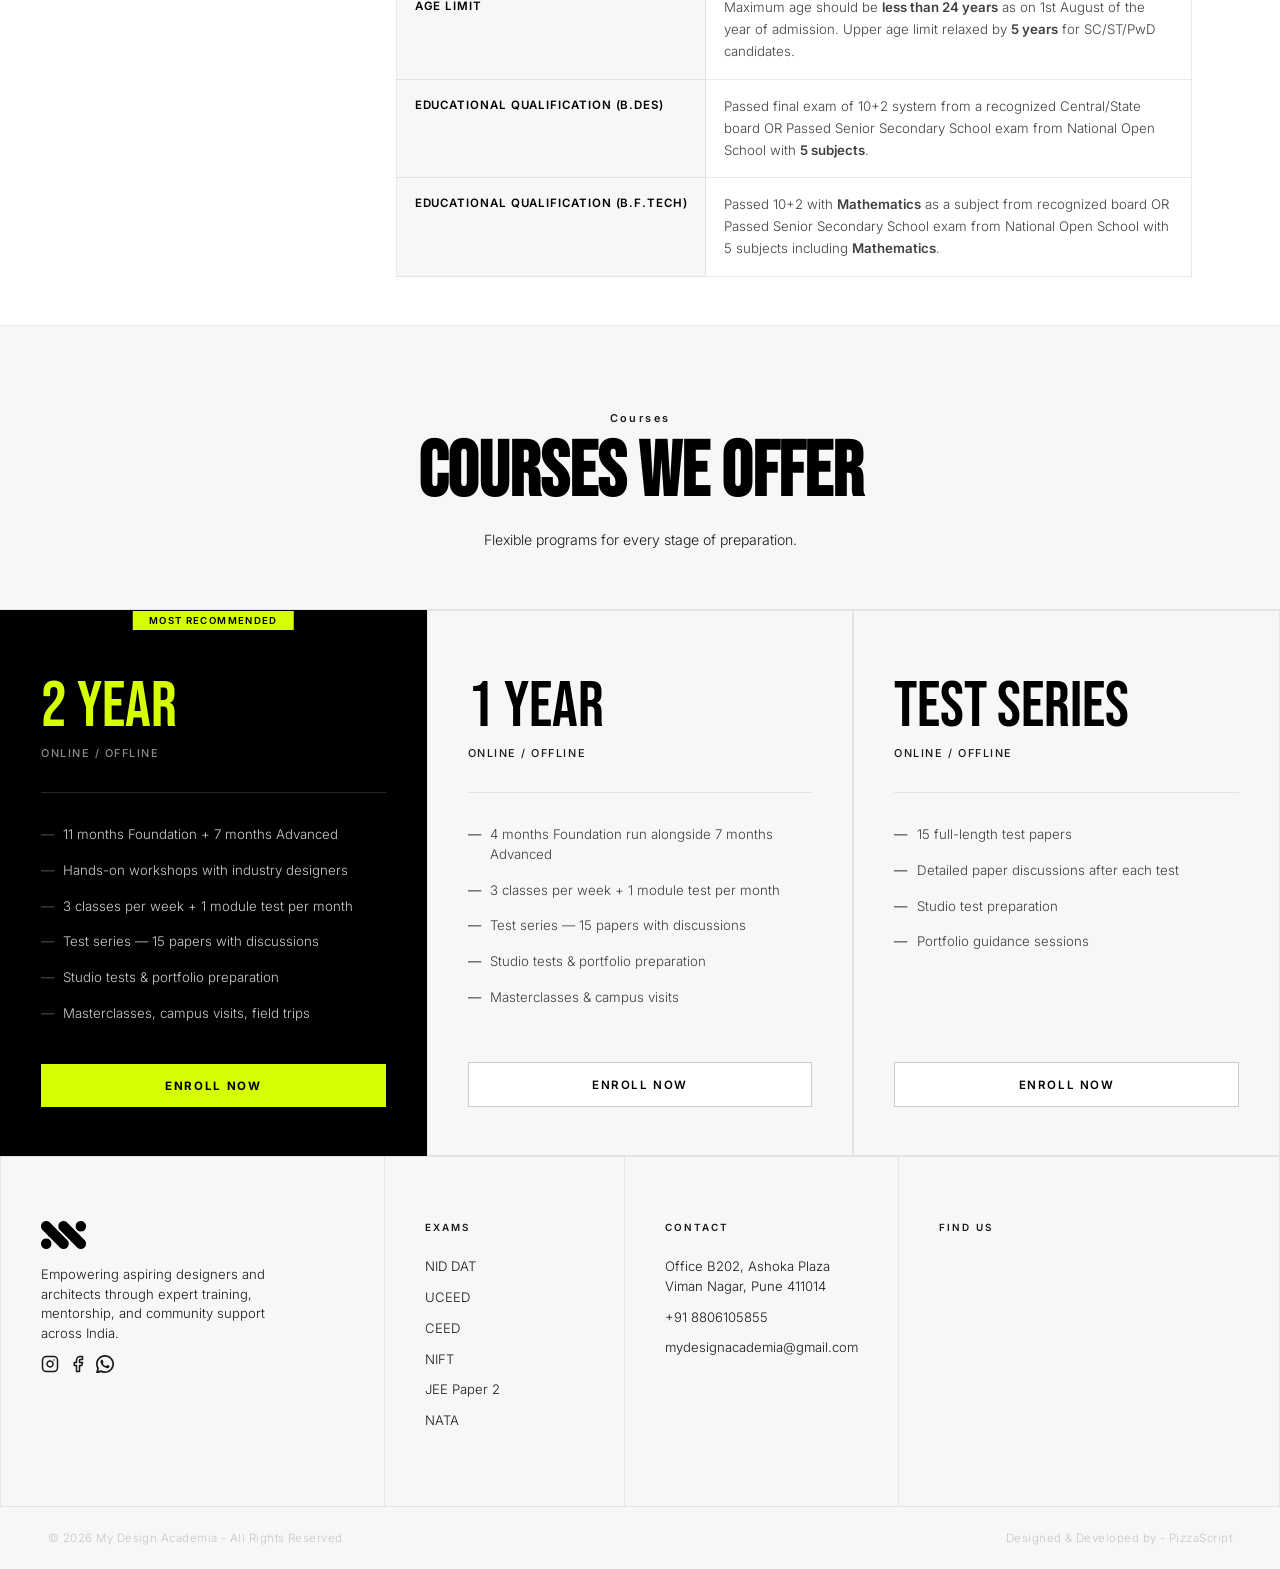
<file: nift.html>
<!doctype html>
<html lang="en">
  <head>
    <meta charset="UTF-8" />
    <meta name="viewport" content="width=device-width, initial-scale=1.0" />
    <title>NIFT B.Des &amp; M.Des Coaching | My Design Academia</title>
    <link
      href="https://fonts.googleapis.com/css2?family=Bebas+Neue&family=Inter:wght@300;400;500;600&display=swap"
      rel="stylesheet"
    />
    <link rel="stylesheet" href="css/style.css?v=2" />
    <link rel="icon" href="favicon.ico" />
  </head>
  <body>
    <div id="header"></div>

    <!-- ═══════════════════════════════════ -->
    <!--         NIFT B.Des PAGE           -->
    <!-- ═══════════════════════════════════ -->
    <div class="nid-page active" id="nid-page-bdes">
      <!-- HERO -->
      <section class="uc-hero">
        <div class="uc-r">
          <div>
            <div class="uc-hero-badge">Undergraduate Design Programme</div>
            <h1>NIFT<br /><span>B.Des</span></h1>
            <p>NIFT: Bachelor of Design (B.Des)</p>
            <div class="hero-badge">Coaching</div>
            <a
              class="uc-btn-accent"
              href="contactus.html?exam=design&course=demo#form"
              >Book a Free Demo →</a
            >
          </div>
          <div class="uc-hero-stats">
            <div class="uc-hstat">
              <div class="uc-hstat-n">4</div>
              <div class="uc-hstat-l">Year Programme</div>
            </div>
            <div class="uc-hstat">
              <div class="uc-hstat-n">2</div>
              <div class="uc-hstat-l">Exam Stages</div>
            </div>
            <div class="uc-hstat">
              <div class="uc-hstat-n">3423</div>
              <div class="uc-hstat-l">Total Seats</div>
            </div>
            <div class="uc-hstat">
              <div class="uc-hstat-n">20</div>
              <div class="uc-hstat-l">Campuses</div>
            </div>
          </div>
        </div>
      </section>

      <!-- INFO STRIP -->
      <div class="uc-info-strip">
        <div class="uc-r">
          <div class="uc-info-col">
            <span class="uc-label">The Programme</span>
            <h2>What is NIFT B.Des?</h2>
            <p>
              NIFT is not just a college. It is where India's fashion industry
              finds its next generation of talent. The B.Des programme is 4
              years of rigorous, hands-on training in disciplines like Fashion
              Design, Textile Design, Leather Design, Accessory Design, and
              Knitwear Design. Every semester pushes students to think visually,
              work with materials, and solve real design problems. Graduates
              walk into careers at labels, studios, and brands that most people
              only dream of working for. The entrance is competitive, but with
              <b>NIFT B.Des coaching in Viman Nagar, Pune</b> at My
              Design Academia, your preparation is in the right hands.
            </p>
            <div class="uc-tag-row">
              <span class="uc-tag">Fashion Design</span>
              <span class="uc-tag">Textile Design</span>
              <span class="uc-tag">Leather Design</span>
              <span class="uc-tag">Accessory Design</span>
              <span class="uc-tag">Knitwear Design</span>
            </div>
          </div>

          <div class="uc-info-col">
            <span class="uc-label">Why Choose Us</span>
            <h2>How to Crack NIFT Entrance?</h2>
            <p>
              Most students underestimate the NIFT entrance until they sit for
              it. GAT tests your aptitude. CAT tests your creative thinking and
              illustration ability, carrying 50% of your total score. The
              Situation Test then asks you to build something from scratch, with
              your hands, under time pressure.
              <b>NIFT B.Des preparation after 12th</b> done right
              means training for all three, not just the written paper. At My
              Design Academia, we build each student's creative confidence from
              the ground up, with structured mock tests, personal feedback, and
              studio-based practice that makes the real exam feel familiar.
            </p>
            <div class="uc-collapse-body" id="b-crack">
              <ul
                style="
                  padding-left: 1.2rem;
                  font-size: 0.84rem;
                  color: var(--muted);
                  line-height: 2;
                  margin-top: 0.5rem;
                "
              >
                <li>Practise illustration and creative thinking every day</li>
                <li>Solve previous NIFT CAT papers to understand patterns</li>
                <li>
                  Build hands-on model-making skills for the Situation Test
                </li>
                <li>Train your GAT with structured aptitude practice</li>
                <li>
                  Develop design awareness: materials, colour &amp; composition
                </li>
              </ul>
            </div>
            <button
              class="uc-read-more-btn"
              onclick="nidToggle('b-crack', this)"
            >
              Read More <span class="uc-arrow">▾</span>
            </button>
          </div>
        </div>
      </div>

      <!-- APPROACH -->
      <section class="uc-approach">
        <div class="uc-r">
          <div class="uc-approach-aside">
            <span class="uc-label">How We Train</span>
            <h2 class="uc-sec-title">Preparation<br />Approach</h2>
          </div>
          <div class="uc-approach-grid">
            <div class="uc-acard">
              <div class="uc-atitle">Creative Ability (CAT)</div>
              <div class="uc-adesc">
                Practise illustration, observation, and creative problem-solving, the 50% that decides your rank.
              </div>
            </div>
            <div class="uc-acard">
              <div class="uc-atitle">General Ability (GAT)</div>
              <div class="uc-adesc">
                Structured aptitude training in English, quantitative ability,
                logical reasoning, and general knowledge.
              </div>
            </div>
            <div class="uc-acard">
              <div class="uc-atitle">Situation Test</div>
              <div class="uc-adesc">
                Hands-on model-making practice with real materials,
                visualisation, composition, and finishing under time pressure.
              </div>
            </div>
            <div class="uc-acard">
              <div class="uc-atitle">Design Awareness</div>
              <div class="uc-adesc">
                Develop sensitivity to materials, colour, form, and function
                across fashion and design disciplines.
              </div>
            </div>
            <div class="uc-acard">
              <div class="uc-atitle">Mock Tests &amp; Feedback</div>
              <div class="uc-adesc">
                Regular full-length mock papers with personalised feedback to
                simulate real exam conditions.
              </div>
            </div>
            <div class="uc-acard uc-acard--dark">
              <div class="uc-atitle">Studio Practice</div>
              <div class="uc-adesc">
                Studio-based creative sessions that make the actual NIFT
                entrance feel familiar, not intimidating.
              </div>
            </div>
          </div>
        </div>
      </section>

      <!-- TABBED: ELIGIBILITY / EXAM PATTERN / CAMPUSES & FEES -->
      <section class="uc-tabbed">
        <div class="uc-r">
          <div class="uc-tab-nav">
            <button
              class="uc-tab-btn active"
              onclick="nidShowTab('b-elig', this)"
            >
              Eligibility
            </button>
            <button class="uc-tab-btn" onclick="nidShowTab('b-exam', this)">
              Exam Pattern
            </button>
            <button class="uc-tab-btn" onclick="nidShowTab('b-camp', this)">
              Campuses
            </button>
            <button class="uc-tab-btn" onclick="nidShowTab('b-fees', this)">
              Fees
            </button>
          </div>

          <!-- ELIGIBILITY -->
          <div class="uc-tab-pane active" id="b-elig">
            <div class="uc-elig-layout">
              <div>
                <span class="uc-label">Who Can Apply</span>
                <h2 class="uc-sec-title">Eligibility Criteria</h2>
              </div>
              <table class="uc-elig-table">
                <thead>
                  <tr>
                    <th>Criterion</th>
                    <th>Description</th>
                  </tr>
                </thead>
                <tbody>
                  <tr>
                    <td>Age Limit</td>
                    <td>
                      Maximum age should be
                      <b>less than 24 years</b> as on 1st August of
                      the year of admission. Upper age limit relaxed by
                      <b>5 years</b> for SC/ST/PwD candidates.
                    </td>
                  </tr>
                  <tr>
                    <td>Educational Qualification (B.Des)</td>
                    <td>
                      Passed final exam of 10+2 system from a recognized
                      Central/State board OR Passed Senior Secondary School exam
                      from National Open School with
                      <b>5 subjects</b>.
                    </td>
                  </tr>
                  <tr>
                    <td>Educational Qualification (B.F.Tech)</td>
                    <td>
                      Passed 10+2 with <b>Mathematics</b> as a subject
                      from recognized board OR Passed Senior Secondary School
                      exam from National Open School with 5 subjects including
                      <b>Mathematics</b>.
                    </td>
                  </tr>
                </tbody>
              </table>
            </div>
          </div>

          <!-- EXAM PATTERN -->
          <div class="uc-tab-pane" id="b-exam">
            <div class="uc-qtable-label">Examination Scheme &amp; Marking</div>
            <p
              style="
                font-size: 0.85rem;
                color: var(--muted);
                margin-bottom: 1rem;
              "
            >
              The admission process consists of
              <b>three stages</b> for B.Des, and two stages for
              B.F.Tech:
            </p>

            <div
              class="uc-qtable-label"
              style="font-size: 0.8rem; margin-bottom: 0.5rem"
            >
              Programme: B.Des
            </div>
            <div class="uc-qwrap" style="margin-bottom: 1.5rem">
              <table class="uc-qtable">
                <thead>
                  <tr>
                    <th>Test Name</th>
                    <th>Mode</th>
                    <th>Language</th>
                    <th>Duration</th>
                    <th>Weightage</th>
                  </tr>
                </thead>
                <tbody>
                  <tr>
                    <td>GAT (Section A)</td>
                    <td>Computer-Based Test (CBT)</td>
                    <td>English/Hindi</td>
                    <td>120 min</td>
                    <td>30%</td>
                  </tr>
                  <tr>
                    <td>CAT</td>
                    <td>Paper-Based</td>
                    <td>English/Hindi</td>
                    <td>180 min</td>
                    <td>50%</td>
                  </tr>
                  <tr>
                    <td>Situation Test</td>
                    <td>Hands-on Model Making</td>
                    <td>—</td>
                    <td>—</td>
                    <td>20%</td>
                  </tr>
                  <tr>
                    <td><b>Total</b></td>
                    <td>—</td>
                    <td>—</td>
                    <td>—</td>
                    <td><b>100%</b></td>
                  </tr>
                </tbody>
              </table>
            </div>

            <div
              class="uc-qtable-label"
              style="font-size: 0.8rem; margin-bottom: 0.5rem"
            >
              Programme: B.F.Tech
            </div>
            <div class="uc-qwrap" style="margin-bottom: 1.5rem">
              <table class="uc-qtable">
                <thead>
                  <tr>
                    <th>Test Name</th>
                    <th>Mode</th>
                    <th>Language</th>
                    <th>Duration</th>
                    <th>Weightage</th>
                  </tr>
                </thead>
                <tbody>
                  <tr>
                    <td>GAT (Section A)</td>
                    <td>Computer-Based Test (CBT)</td>
                    <td>English/Hindi</td>
                    <td>120 min</td>
                    <td>30%</td>
                  </tr>
                  <tr>
                    <td>GAT (Section B)</td>
                    <td>Computer-Based Test (CBT)</td>
                    <td>English/Hindi</td>
                    <td>60 min</td>
                    <td>70%</td>
                  </tr>
                  <tr>
                    <td><b>Total</b></td>
                    <td>—</td>
                    <td>—</td>
                    <td>—</td>
                    <td><b>100%</b></td>
                  </tr>
                </tbody>
              </table>
            </div>

            <p
              style="
                font-size: 0.84rem;
                color: var(--muted);
                margin-bottom: 1.5rem;
              "
            >
              <b>Combined (B.Des + B.F.Tech):</b> Candidates opting
              for both: GAT Section A (2 hrs) + GAT Section B (1 hr) + CAT (3
              hrs)
            </p>

            <div class="uc-exam-cols">
              <div class="uc-ecard">
                <div class="uc-ecard-head">
                  <div class="uc-ecard-title">
                    GAT: General Ability Test (Section-wise)
                  </div>
                  <div class="uc-ecard-badge">30% Weightage</div>
                </div>
                <table class="uc-struct-table">
                  <tr>
                    <th style="font-size: 0.75rem; color: var(--muted)">
                      Section
                    </th>
                    <th style="font-size: 0.75rem; color: var(--muted)">
                      B.Des
                    </th>
                    <th style="font-size: 0.75rem; color: var(--muted)">
                      B.F.Tech (A)
                    </th>
                    <th style="font-size: 0.75rem; color: var(--muted)">
                      B.F.Tech (B)
                    </th>
                  </tr>
                  <tr>
                    <td>Communication Ability &amp; English</td>
                    <td>40</td>
                    <td>40</td>
                    <td>—</td>
                  </tr>
                  <tr>
                    <td>Quantitative Ability</td>
                    <td>20</td>
                    <td>20</td>
                    <td>15</td>
                  </tr>
                  <tr>
                    <td>Analytical &amp; Logical Ability</td>
                    <td>15</td>
                    <td>15</td>
                    <td>15</td>
                  </tr>
                  <tr>
                    <td>General Knowledge &amp; Current Affairs</td>
                    <td>25</td>
                    <td>25</td>
                    <td>—</td>
                  </tr>
                  <tr>
                    <td>Case Study</td>
                    <td>—</td>
                    <td>—</td>
                    <td>20</td>
                  </tr>
                  <tr>
                    <td><b>Total</b></td>
                    <td><b>100</b></td>
                    <td><b>100</b></td>
                    <td><b>50</b></td>
                  </tr>
                </table>
              </div>
              <div class="uc-ecard">
                <div class="uc-ecard-head">
                  <div class="uc-ecard-title">CAT: Creative Ability Test</div>
                  <div class="uc-ecard-badge">50% Weightage</div>
                </div>
                <table class="uc-struct-table">
                  <tr>
                    <td>Administered for</td>
                    <td>UG Design programmes (B.Des)</td>
                  </tr>
                  <tr>
                    <td>Tests</td>
                    <td>
                      Intuitive ability, observation, concept development, and
                      design thinking
                    </td>
                  </tr>
                  <tr>
                    <td>Assesses</td>
                    <td>
                      Creative and innovative use of colour and illustration
                      skills
                    </td>
                  </tr>
                </table>
                <div class="uc-ecard-head" style="margin-top: 1rem">
                  <div class="uc-ecard-title">
                    Situation Test (Shortlisted Candidates Only)
                  </div>
                  <div class="uc-ecard-badge">20% Weightage</div>
                </div>
                <table class="uc-struct-table">
                  <tr>
                    <td>Format</td>
                    <td>
                      Hands-on test evaluating material handling &amp;
                      creativity
                    </td>
                  </tr>
                  <tr>
                    <td>Task</td>
                    <td>Build a model using provided materials</td>
                  </tr>
                  <tr>
                    <td>Criteria</td>
                    <td>
                      Space visualisation, innovative use of materials,
                      composition &amp; colour scheme, construction skills &amp;
                      finishing, overall presentation
                    </td>
                  </tr>
                </table>
              </div>
            </div>
          </div>

          <!-- CAMPUSES -->
          <div class="uc-tab-pane" id="b-camp">
            <div class="uc-qtable-label" style="margin-bottom: 1rem">
              NIFT B.Des: Campuses &amp; Seat Matrix
            </div>
            <p
              style="
                font-size: 0.84rem;
                color: var(--muted);
                margin-bottom: 1rem;
              "
            >
              NIFT has campuses across India offering the B.Des programme. For
              the complete seat matrix,
              <b style="text-decoration: underline"
                ><a
                  href="https://www.nift.ac.in/sites/default/files/inline-files/Seat-Matrix-2024.pdf"
                  >Download</a
                ></b
              >.
            </p>
          </div>

          <!-- FEES -->
          <div class="uc-tab-pane" id="b-fees">
            <div class="uc-qtable-label" style="margin-bottom: 1rem">
              NIFT B.Des: Fee Structure (Total Semesters: <b>8</b>,
              4 Years)
            </div>
            <div style="overflow-x: auto; margin-bottom: 1rem">
              <table class="uc-fee-table">
                <thead>
                  <tr>
                    <th>Semester</th>
                    <th>Tuition Fee</th>
                    <th>Library Fee</th>
                    <th>Mediclaim &amp; Student Dev.</th>
                    <th>Exam Fee</th>
                    <th>Total per Semester</th>
                  </tr>
                </thead>
                <tbody>
                  <tr>
                    <td><b>Sem 1</b> (Jul–Dec '25)</td>
                    <td>₹1,50,000</td>
                    <td>₹10,000</td>
                    <td>₹4,900</td>
                    <td>₹4,900</td>
                    <td><b>₹1,69,800</b></td>
                  </tr>
                  <tr>
                    <td><b>Sem 2</b> (Jan–Jun '26)</td>
                    <td>₹1,50,000</td>
                    <td>—</td>
                    <td>—</td>
                    <td>—</td>
                    <td><b>₹1,50,000</b></td>
                  </tr>
                  <tr>
                    <td><b>Sem 3</b> (Jul–Dec '26)</td>
                    <td>₹1,50,000</td>
                    <td>₹10,000</td>
                    <td>₹4,900</td>
                    <td>₹4,900</td>
                    <td><b>₹1,69,800</b></td>
                  </tr>
                  <tr>
                    <td><b>Sem 4</b> (Jan–Jun '27)</td>
                    <td>₹1,50,000</td>
                    <td>—</td>
                    <td>—</td>
                    <td>—</td>
                    <td><b>₹1,50,000</b></td>
                  </tr>
                  <tr>
                    <td><b>Sem 5</b> (Jul–Dec '27)</td>
                    <td>₹1,58,000</td>
                    <td>₹10,500</td>
                    <td>₹5,100</td>
                    <td>₹5,100</td>
                    <td><b>₹1,78,700</b></td>
                  </tr>
                  <tr>
                    <td><b>Sem 6</b> (Jan–Jun '28)</td>
                    <td>₹1,58,000</td>
                    <td>—</td>
                    <td>—</td>
                    <td>—</td>
                    <td><b>₹1,58,000</b></td>
                  </tr>
                  <tr>
                    <td><b>Sem 7</b> (Jul–Dec '28)</td>
                    <td>₹1,66,000</td>
                    <td>₹11,000</td>
                    <td>₹5,400</td>
                    <td>₹5,400</td>
                    <td><b>₹1,87,800</b></td>
                  </tr>
                  <tr>
                    <td><b>Sem 8</b> (Jan–Jun '29)</td>
                    <td>₹1,66,000</td>
                    <td>—</td>
                    <td>—</td>
                    <td>—</td>
                    <td><b>₹1,66,000</b></td>
                  </tr>
                </tbody>
              </table>
            </div>
          </div>
        </div>
      </section>

      <!-- COURSES -->
      <div class="courses-section-placeholder" data-exam="design"></div>
    </div>
    <!-- /nid-page-bdes -->

    <!-- ═══════════════════════════════════ -->
    <!--         NIFT M.Des PAGE           -->
    <!-- ═══════════════════════════════════ -->
    <div class="nid-page" id="nid-page-mdes">
      <!-- HERO -->
      <section class="uc-hero">
        <div class="uc-r">
          <div>
            <div class="uc-hero-badge">Postgraduate Design Programme</div>
            <h1>NIFT<br /><span>M.Des</span></h1>
            <p>NIFT: Master of Design (M.Des)</p>
            <div class="hero-badge">Coaching</div>
            <a
              class="uc-btn-accent"
              href="contactus.html?exam=design&course=demo#form"
              >Book a Free Demo →</a
            >
          </div>
          <div class="uc-hero-stats">
            <div class="uc-hstat">
              <div class="uc-hstat-n">2</div>
              <div class="uc-hstat-l">Year Programme</div>
            </div>
            <div class="uc-hstat">
              <div class="uc-hstat-n">3</div>
              <div class="uc-hstat-l">Exam Stages</div>
            </div>
            <div class="uc-hstat">
              <div class="uc-hstat-n">1062</div>
              <div class="uc-hstat-l">Total seats</div>
            </div>
            <div class="uc-hstat">
              <div class="uc-hstat-n">15+</div>
              <div class="uc-hstat-l">Campuses</div>
            </div>
          </div>
        </div>
      </section>

      <!-- INFO STRIP -->
      <div class="uc-info-strip">
        <div class="uc-r">
          <div class="uc-info-col">
            <span class="uc-label">The Programme</span>
            <h2>What is NIFT M.Des?</h2>
            <p>
              Your undergraduate degree got you here. The NIFT M.Des takes you
              further. It is a 2-year postgraduate programme by the National
              Institute of Fashion Technology, one of India's most respected
              institutions, that turns design graduates into specialists. Open
              to graduates from any discipline, M.Des trains students in
              advanced design thinking, research, and creative leadership across
              fashion, textile, accessory, and related fields. The entrance
              evaluates GAT aptitude, CAT creative ability, and a Personal
              Interview, each demanding a different kind of readiness. At My
              Design Academia, our
              <b
                >NIFT M.Des preparation classes in Viman Nagar, Pune</b
              >
              are built to cover all three, with the depth this level of
              entrance actually demands.
            </p>
            <div class="uc-tag-row">
              <span class="uc-tag">M.Des</span>
              <span class="uc-tag">M.F.M</span>
              <span class="uc-tag">M.F.Tech</span>
              <span class="uc-tag">Advanced Design Thinking</span>
            </div>
          </div>

          <div class="uc-info-col">
            <span class="uc-label">Why Choose Us</span>
            <h2>The PI Makes All the Difference</h2>
            <p>
              Most candidates preparing for NIFT M.Des underestimate the
              Personal Interview. It carries 30% of your total score, the same
              as the CAT, and it is where examiners decide whether you think
              like a designer or just trained like one. Add to that a GAT that
              expects sharper analytical and case-study skills than the UG
              entrance, and it becomes clear why
              <b>NIFT postgraduate design entrance coaching</b> needs
              to be fundamentally different from standard exam prep.
            </p>
            <div class="uc-collapse-body" id="m-diff">
              <ul
                style="
                  padding-left: 1.2rem;
                  font-size: 0.84rem;
                  color: var(--muted);
                  line-height: 2;
                  margin-top: 0.5rem;
                "
              >
                <li>
                  We work on your design vocabulary and portfolio articulation
                </li>
                <li>
                  Interview confidence built through structured mock sessions
                </li>
                <li>
                  CAT creative training at postgraduate depth and complexity
                </li>
                <li>GAT with sharper case-study and analytical focus</li>
                <li>
                  Getting shortlisted is only half the battle. We prepare you
                  for all of it
                </li>
              </ul>
            </div>
            <button
              class="uc-read-more-btn"
              onclick="nidToggle('m-diff', this)"
            >
              Read More <span class="uc-arrow">▾</span>
            </button>
          </div>
        </div>
      </div>

      <!-- APPROACH -->
      <section class="uc-approach">
        <div class="uc-r">
          <div class="uc-approach-aside">
            <span class="uc-label">How We Train</span>
            <h2 class="uc-sec-title">Preparation<br />Approach</h2>
          </div>
          <div class="uc-approach-grid">
            <div class="uc-acard">
              <div class="uc-atitle">Creative Ability (CAT)</div>
              <div class="uc-adesc">
                Postgraduate-level CAT training: intuitive ability, concept
                development, and advanced illustration at the depth M.Des
                demands.
              </div>
            </div>
            <div class="uc-acard">
              <div class="uc-atitle">General Ability (GAT)</div>
              <div class="uc-adesc">
                Sharper analytical and case-study training tailored for PG-level
                aptitude, going well beyond what the UG entrance requires.
              </div>
            </div>
            <div class="uc-acard">
              <div class="uc-atitle">Personal Interview Prep</div>
              <div class="uc-adesc">
                Mock interview sessions to build design vocabulary, portfolio
                articulation, and the confidence to think like a designer on
                camera.
              </div>
            </div>
            <div class="uc-acard">
              <div class="uc-atitle">Portfolio Articulation</div>
              <div class="uc-adesc">
                Guided portfolio critique so you can present your work clearly,
                confidently, and in line with what NIFT interviewers actually
                look for.
              </div>
            </div>
            <div class="uc-acard">
              <div class="uc-atitle">Discipline-Focused Sessions</div>
              <div class="uc-adesc">
                Sessions built around M.Des disciplines: fashion, textile,
                accessory, and related fields, led by working designers.
              </div>
            </div>
            <div class="uc-acard uc-acard--dark">
              <div class="uc-atitle">Full-Round Preparation</div>
              <div class="uc-adesc">
                Because getting shortlisted is only half the battle. We prepare
                you for GAT, CAT, and the Personal Interview as one integrated
                programme.
              </div>
            </div>
          </div>
        </div>
      </section>

      <!-- TABBED: ELIGIBILITY / EXAM PATTERN / SEAT MATRIX & FEES -->
      <section class="uc-tabbed">
        <div class="uc-r">
          <div class="uc-tab-nav">
            <button
              class="uc-tab-btn active"
              onclick="nidShowTab('m-elig', this)"
            >
              Eligibility
            </button>
            <button class="uc-tab-btn" onclick="nidShowTab('m-exam', this)">
              Exam Pattern
            </button>
            <button class="uc-tab-btn" onclick="nidShowTab('m-camp', this)">
              Seat Matrix
            </button>
            <button class="uc-tab-btn" onclick="nidShowTab('m-fees', this)">
              Fees
            </button>
          </div>

          <!-- ELIGIBILITY -->
          <div class="uc-tab-pane active" id="m-elig">
            <div class="uc-elig-layout">
              <div>
                <span class="uc-label">Who Can Apply</span>
                <h2 class="uc-sec-title">Eligibility Criteria</h2>
              </div>
              <table class="uc-elig-table">
                <thead>
                  <tr>
                    <th>Criterion</th>
                    <th>Description</th>
                  </tr>
                </thead>
                <tbody>
                  <tr>
                    <td>Age Limit</td>
                    <td>
                      <b>No age limit</b> to apply for postgraduate
                      programmes.
                    </td>
                  </tr>
                  <tr>
                    <td>Educational Qualification: M.Des</td>
                    <td>
                      Undergraduate degree in any discipline OR 3-year diploma
                      from NIFT/NID.
                    </td>
                  </tr>
                  <tr>
                    <td>Educational Qualification: M.F.M</td>
                    <td>
                      Undergraduate degree in any discipline OR 3-year diploma
                      from NIFT/NID.
                    </td>
                  </tr>
                  <tr>
                    <td>Educational Qualification: M.F.Tech</td>
                    <td>
                      B.F.Tech from NIFT OR B.E./B.Tech OR equivalent 4-year
                      degree from a recognized institute.
                    </td>
                  </tr>
                </tbody>
              </table>
            </div>
          </div>

          <!-- EXAM PATTERN -->
          <div class="uc-tab-pane" id="m-exam">
            <div class="uc-qtable-label" style="margin-bottom: 1rem">
              General Ability Test (GAT · CBT Mode) · Language: English/Hindi
            </div>

            <div class="uc-exam-cols">
              <div class="uc-ecard">
                <div class="uc-ecard-head">
                  <div class="uc-ecard-title">GAT: M.Des</div>
                  <div class="uc-ecard-badge">120 min</div>
                </div>
                <table class="uc-struct-table">
                  <tr>
                    <th style="font-size: 0.75rem; color: var(--muted)">
                      Section
                    </th>
                    <th style="font-size: 0.75rem; color: var(--muted)">
                      Questions
                    </th>
                  </tr>
                  <tr>
                    <td>Communication Ability &amp; English</td>
                    <td>50</td>
                  </tr>
                  <tr>
                    <td>Quantitative Ability</td>
                    <td>20</td>
                  </tr>
                  <tr>
                    <td>Analytical &amp; Logical Ability</td>
                    <td>20</td>
                  </tr>
                  <tr>
                    <td>General Knowledge &amp; Current Affairs</td>
                    <td>25</td>
                  </tr>
                  <tr>
                    <td><b>Total</b></td>
                    <td><b>120</b></td>
                  </tr>
                </table>
              </div>
              <div class="uc-ecard">
                <div class="uc-ecard-head">
                  <div class="uc-ecard-title">GAT: M.F.M</div>
                  <div class="uc-ecard-badge">180 min</div>
                </div>
                <table class="uc-struct-table">
                  <tr>
                    <th style="font-size: 0.75rem; color: var(--muted)">
                      Section
                    </th>
                    <th style="font-size: 0.75rem; color: var(--muted)">
                      Questions
                    </th>
                  </tr>
                  <tr>
                    <td>Communication Ability &amp; English</td>
                    <td>50</td>
                  </tr>
                  <tr>
                    <td>Quantitative Ability</td>
                    <td>20</td>
                  </tr>
                  <tr>
                    <td>Analytical &amp; Logical Ability</td>
                    <td>25</td>
                  </tr>
                  <tr>
                    <td>General Knowledge &amp; Current Affairs</td>
                    <td>25</td>
                  </tr>
                  <tr>
                    <td>Case Study</td>
                    <td>30</td>
                  </tr>
                  <tr>
                    <td><b>Total</b></td>
                    <td><b>150</b></td>
                  </tr>
                </table>
              </div>
            </div>

            <div class="uc-exam-cols" style="margin-top: 1.5rem">
              <div class="uc-ecard">
                <div class="uc-ecard-head">
                  <div class="uc-ecard-title">GAT: M.F.Tech</div>
                  <div class="uc-ecard-badge">180 min</div>
                </div>
                <table class="uc-struct-table">
                  <tr>
                    <th style="font-size: 0.75rem; color: var(--muted)">
                      Section
                    </th>
                    <th style="font-size: 0.75rem; color: var(--muted)">
                      Questions
                    </th>
                  </tr>
                  <tr>
                    <td>Communication Ability &amp; English</td>
                    <td>45</td>
                  </tr>
                  <tr>
                    <td>Case Study</td>
                    <td>25</td>
                  </tr>
                  <tr>
                    <td>Quantitative Ability</td>
                    <td>30</td>
                  </tr>
                  <tr>
                    <td>Analytical &amp; Logical Ability</td>
                    <td>25</td>
                  </tr>
                  <tr>
                    <td>General Knowledge &amp; Current Affairs</td>
                    <td>25</td>
                  </tr>
                  <tr>
                    <td><b>Total</b></td>
                    <td><b>150</b></td>
                  </tr>
                </table>
                <p
                  style="
                    font-size: 0.78rem;
                    color: var(--muted);
                    margin-top: 0.5rem;
                  "
                >
                  Note: M.F.Tech will also include questions from engineering
                  fields.
                </p>
              </div>
              <div class="uc-ecard">
                <div class="uc-ecard-head">
                  <div class="uc-ecard-title">
                    Test Weightage: Postgraduate Programmes
                  </div>
                  <div class="uc-ecard-badge">All Programmes</div>
                </div>
                <table class="uc-struct-table">
                  <tr>
                    <th style="font-size: 0.75rem; color: var(--muted)">
                      Programme
                    </th>
                    <th style="font-size: 0.75rem; color: var(--muted)">GAT</th>
                    <th style="font-size: 0.75rem; color: var(--muted)">CAT</th>
                    <th style="font-size: 0.75rem; color: var(--muted)">PI</th>
                  </tr>
                  <tr>
                    <td>M.Des</td>
                    <td>30%</td>
                    <td>40%</td>
                    <td>30%</td>
                  </tr>
                  <tr>
                    <td>M.F.M</td>
                    <td>70%</td>
                    <td>—</td>
                    <td>30%</td>
                  </tr>
                  <tr>
                    <td>M.F.M (with M.Des)</td>
                    <td>30%</td>
                    <td>40%</td>
                    <td>30%</td>
                  </tr>
                  <tr>
                    <td>M.F.Tech</td>
                    <td>70%</td>
                    <td>—</td>
                    <td>30%</td>
                  </tr>
                </table>
                <div style="margin-top: 1rem">
                  <p
                    style="
                      font-size: 0.83rem;
                      font-weight: 600;
                      color: var(--fg);
                      margin-bottom: 0.25rem;
                    "
                  >
                    CAT: Creative Ability Test (M.Des)
                  </p>
                  <p
                    style="
                      font-size: 0.82rem;
                      color: var(--muted);
                      line-height: 1.7;
                    "
                  >
                    Tests intuitive ability, observation, concept development,
                    and design thinking. Assesses creative and innovative use of
                    colour and illustration skills.
                  </p>
                </div>
              </div>
            </div>
          </div>

          <!-- SEAT MATRIX -->
          <div class="uc-tab-pane" id="m-camp">
            <div class="uc-qtable-label" style="margin-bottom: 1rem">
              Campuses &amp; Seat Matrix: M.Des
            </div>
            <div style="overflow-x: auto">
              <table class="nid-seat-table">
                <thead>
                  <tr>
                    <th>Campus</th>
                    <th>Seats</th>
                    <th>Campus</th>
                    <th>Seats</th>
                  </tr>
                </thead>
                <tbody>
                  <tr>
                    <td>New Delhi</td>
                    <td>38</td>
                    <td>Panchkula</td>
                    <td>34</td>
                  </tr>
                  <tr>
                    <td>Mumbai</td>
                    <td>38</td>
                    <td>Jodhpur</td>
                    <td>34</td>
                  </tr>
                  <tr>
                    <td>Bengaluru</td>
                    <td>60</td>
                    <td>Bhopal</td>
                    <td>34</td>
                  </tr>
                  <tr>
                    <td>Kolkata</td>
                    <td>60</td>
                    <td>Bhubaneswar</td>
                    <td>34</td>
                  </tr>
                  <tr>
                    <td>Gandhinagar</td>
                    <td>38</td>
                    <td>Patna</td>
                    <td>34</td>
                  </tr>
                  <tr>
                    <td>Kannur</td>
                    <td>34</td>
                    <td>Raebareli</td>
                    <td>34</td>
                  </tr>
                  <tr>
                    <td>Shillong</td>
                    <td>34</td>
                    <td>Kangra</td>
                    <td>34</td>
                  </tr>
                  <tr>
                    <td>Srinagar</td>
                    <td>34</td>
                    <td>Daman</td>
                    <td>34</td>
                  </tr>
                  <tr>
                    <td>Hyderabad</td>
                    <td>Not Available</td>
                    <td>Chennai</td>
                    <td>Not Available</td>
                  </tr>
                </tbody>
              </table>
            </div>
          </div>

          <!-- FEES -->
          <div class="uc-tab-pane" id="m-fees">
            <div class="uc-qtable-label" style="margin-bottom: 1rem">
              NIFT M.Des: Fee Structure (2025–2027)
            </div>
            <div style="overflow-x: auto; margin-bottom: 1rem">
              <table class="uc-fee-table">
                <thead>
                  <tr>
                    <th>Semester</th>
                    <th>Tuition Fee</th>
                    <th>Library Fee</th>
                    <th>Mediclaim &amp; Dev. Fee</th>
                    <th>Exam Fee</th>
                    <th>One-time Fees</th>
                    <th>Total per Semester</th>
                  </tr>
                </thead>
                <tbody>
                  <tr>
                    <td><b>Sem 1</b> (Jun–Dec 2025)</td>
                    <td>₹1,50,000</td>
                    <td>₹10,000</td>
                    <td>₹4,900</td>
                    <td>₹4,900</td>
                    <td>₹12,600 (Security) + ₹9,300 (Registration)</td>
                    <td class="uc-fee-total"><b>₹1,91,700</b></td>
                  </tr>
                  <tr>
                    <td><b>Sem 2</b> (Jan–Jun 2026)</td>
                    <td>₹1,50,000</td>
                    <td>—</td>
                    <td>—</td>
                    <td>—</td>
                    <td>—</td>
                    <td class="uc-fee-total"><b>₹1,50,000</b></td>
                  </tr>
                  <tr>
                    <td><b>Sem 3</b> (Jul–Dec 2026)</td>
                    <td>₹1,58,000</td>
                    <td>₹10,500</td>
                    <td>₹5,100</td>
                    <td>₹5,100</td>
                    <td>₹5,600 (Alumni)</td>
                    <td class="uc-fee-total"><b>₹1,78,700</b></td>
                  </tr>
                  <tr>
                    <td><b>Sem 4</b> (Jan–Jun 2027)</td>
                    <td>₹1,58,000</td>
                    <td>—</td>
                    <td>—</td>
                    <td>—</td>
                    <td>—</td>
                    <td class="uc-fee-total"><b>₹1,58,000</b></td>
                  </tr>
                </tbody>
              </table>
            </div>
          </div>
        </div>
      </section>

      <!-- COURSES -->
      <div class="courses-section-placeholder" data-exam="design"></div>
    </div>
    <!-- /nid-page-mdes -->

    <!-- PROGRAMME SWITCHER -->
    <div class="nid-switcher">
      <div class="uc-r nid-switcher-inner">
        <span class="nid-sw-label">Select Programme</span>
        <button class="nid-sw-btn active" onclick="nidSwitch('bdes', this)">
          NIFT: B.Des
        </button>
        <div class="nid-sw-divider"></div>
        <button class="nid-sw-btn" onclick="nidSwitch('mdes', this)">
          NIFT: M.Des
        </button>
      </div>
    </div>

    <div id="footer"></div>

    <script src="js/injector.js"></script>
    <script src="js/script.js"></script>
    <script>
      function nidSwitch(id, btn) {
        document
          .querySelectorAll(".nid-page")
          .forEach((p) => p.classList.remove("active"));
        document
          .querySelectorAll(".nid-sw-btn")
          .forEach((b) => b.classList.remove("active"));
        document.getElementById("nid-page-" + id).classList.add("active");
        btn.classList.add("active");
        window.scrollTo({ top: 0, behavior: "instant" });
      }
      function nidShowTab(id, btn) {
        const section = btn.closest(".uc-tabbed");
        section
          .querySelectorAll(".uc-tab-pane")
          .forEach((p) => p.classList.remove("active"));
        section
          .querySelectorAll(".uc-tab-btn")
          .forEach((b) => b.classList.remove("active"));
        document.getElementById(id).classList.add("active");
        btn.classList.add("active");
      }
      function nidToggle(id, btn) {
        const el = document.getElementById(id);
        const isOpen = el.classList.toggle("open");
        btn.classList.toggle("open", isOpen);
        btn.childNodes[0].textContent = isOpen ? "Read Less " : "Read More ";
      }
    </script>
  </body>
</html>
</file>
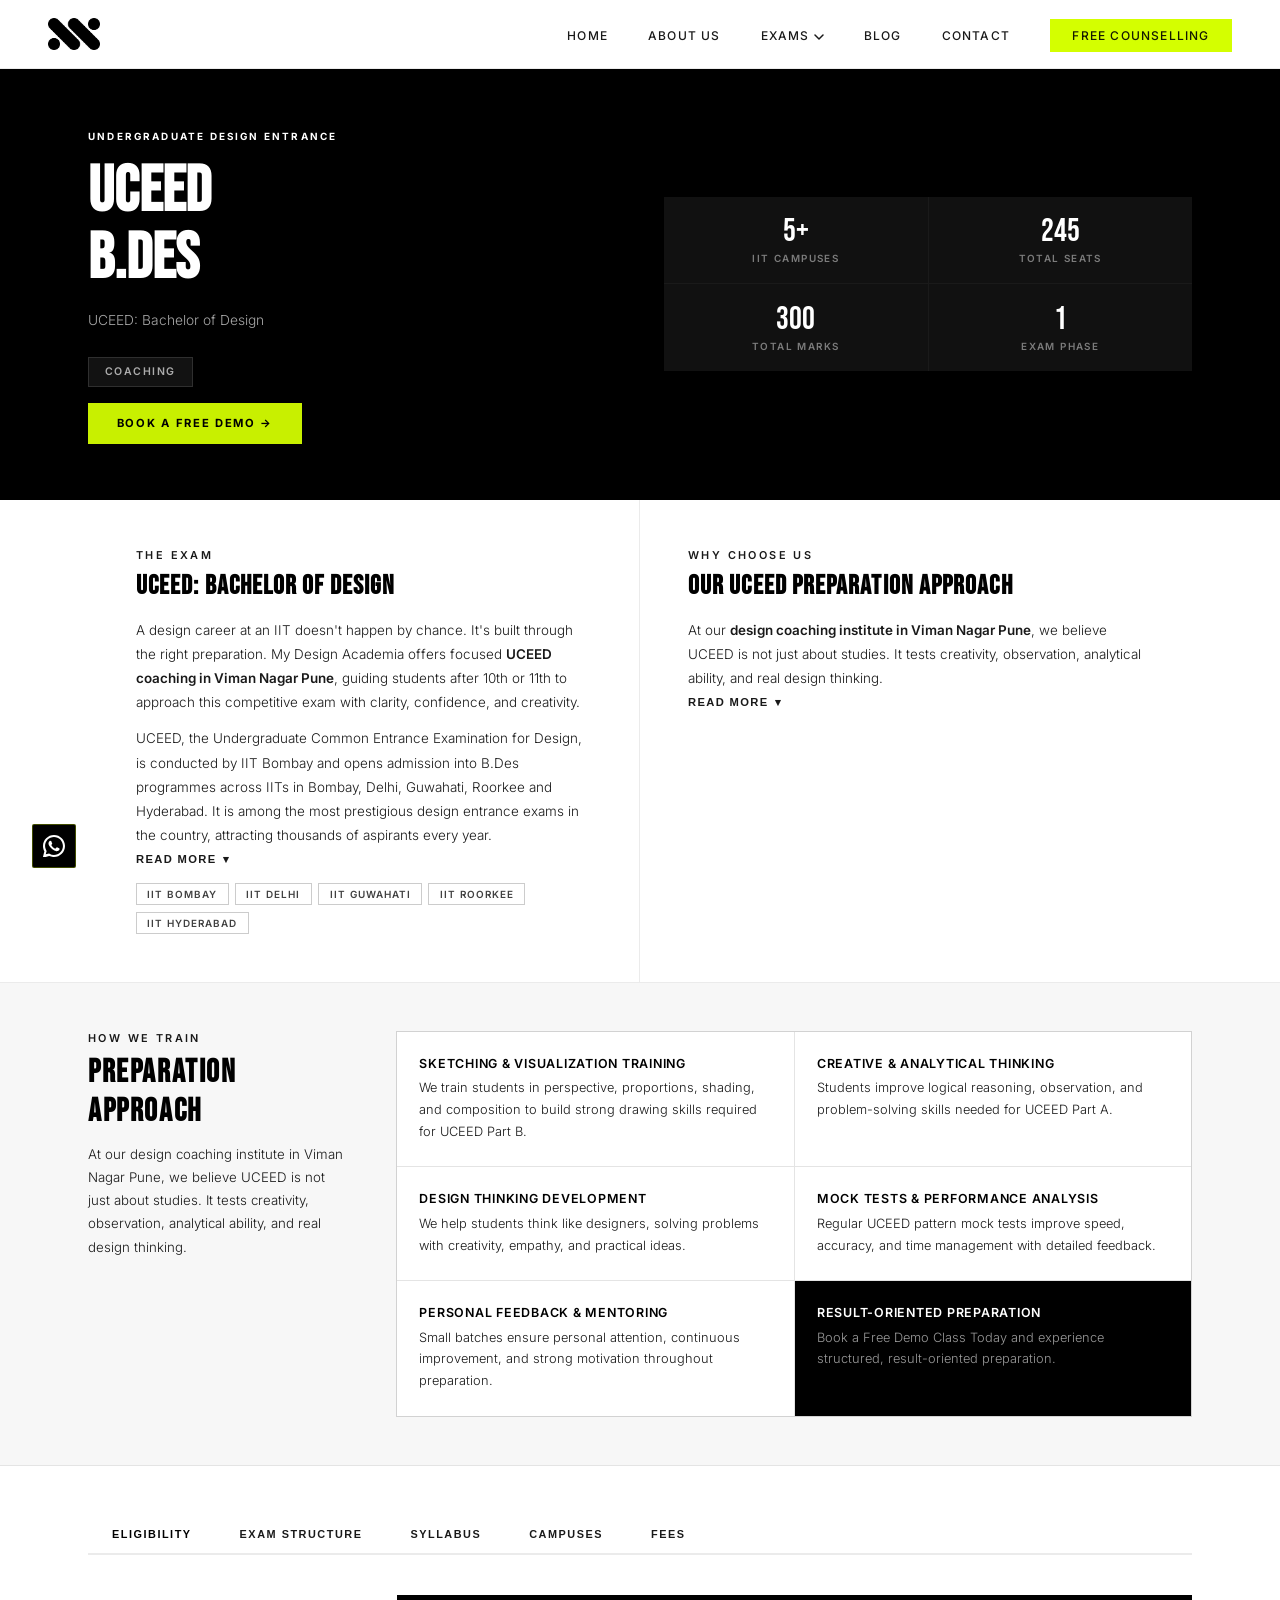
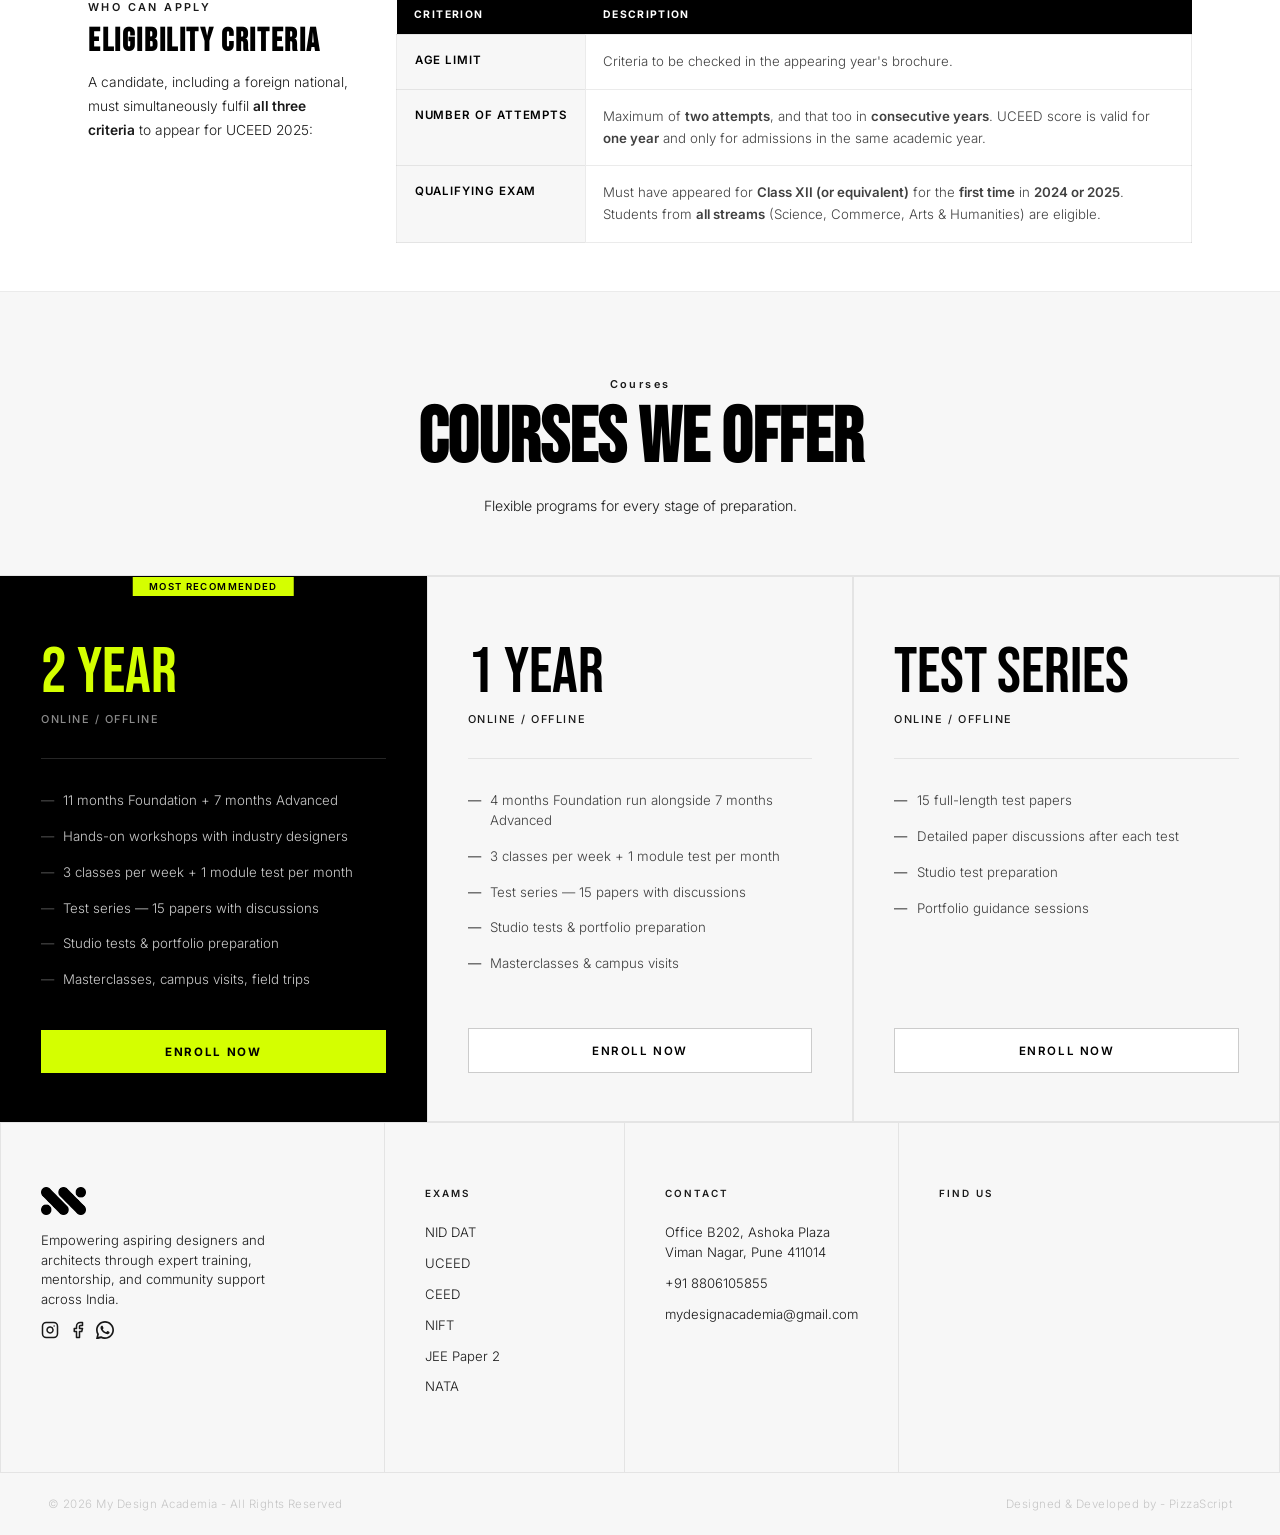
<file: uceed.html>
<!doctype html>
<html lang="en">
  <head>
    <meta charset="UTF-8" />
    <meta name="viewport" content="width=device-width, initial-scale=1.0" />
    <title>UCEED — B.Des Coaching | My Design Academia</title>
    <link
      href="https://fonts.googleapis.com/css2?family=Bebas+Neue&family=Inter:wght@300;400;500;600&display=swap"
      rel="stylesheet"
    />
    <link rel="stylesheet" href="css/style.css?v=2" />
    <link rel="icon" href="favicon.ico" />
  </head>
  <body>
    <div id="header"></div>

    <!-- HERO -->
    <section class="uc-hero">
      <div class="uc-r">
        <div>
          <div class="uc-hero-badge">Undergraduate Design Entrance</div>
          <h1>UCEED<br /><span>B.Des</span></h1>
          <p>UCEED: Bachelor of Design</p>
          <div class="hero-badge">Coaching</div>
          <a
            class="uc-btn-accent"
            href="contactus.html?exam=design&course=demo#form"
            >Book a Free Demo →</a
          >
        </div>
        <div class="uc-hero-stats">
          <div class="uc-hstat">
            <div class="uc-hstat-n">5+</div>
            <div class="uc-hstat-l">IIT Campuses</div>
          </div>
          <div class="uc-hstat">
            <div class="uc-hstat-n">245</div>
            <div class="uc-hstat-l">total seats</div>
          </div>
          <div class="uc-hstat">
            <div class="uc-hstat-n">300</div>
            <div class="uc-hstat-l">Total Marks</div>
          </div>
          <div class="uc-hstat">
            <div class="uc-hstat-n">1</div>
            <div class="uc-hstat-l">Exam Phase</div>
          </div>
        </div>
      </div>
    </section>

    <!-- WHAT IS UCEED + OUR APPROACH -->
    <div class="uc-info-strip">
      <div class="uc-r">
        <div class="uc-info-col">
          <span class="uc-label">The Exam</span>
          <h2>UCEED: Bachelor of Design</h2>
          <p>
            A design career at an IIT doesn't happen by chance. It's built
            through the right preparation. My Design Academia offers focused
            <b>UCEED coaching in Viman Nagar Pune</b>, guiding
            students after 10th or 11th to approach this competitive exam with
            clarity, confidence, and creativity.
          </p>
          <p>
            UCEED, the Undergraduate Common Entrance Examination for Design, is
            conducted by IIT Bombay and opens admission into B.Des programmes
            across IITs in Bombay, Delhi, Guwahati, Roorkee and Hyderabad. It is
            among the most prestigious design entrance exams in the country,
            attracting thousands of aspirants every year.
          </p>
          <div class="uc-collapse-body" id="whatMore">
            <p style="margin-top: 0.75rem">
              At My Design Academia, known as a growing
              <b>best design coaching institute in Viman Nagar</b>,
              students receive practical training, design aptitude exercises,
              and guidance from experienced mentors. Our
              <b>UCEED coaching in Pune</b> focuses on helping
              students strengthen their creativity and move closer to a
              successful design career.
            </p>
          </div>
          <button class="uc-read-more-btn" onclick="ucToggle('whatMore', this)">
            Read More <span class="uc-arrow">▾</span>
          </button>
          <div class="uc-tag-row">
            <span class="uc-tag">IIT Bombay</span>
            <span class="uc-tag">IIT Delhi</span>
            <span class="uc-tag">IIT Guwahati</span>
            <span class="uc-tag">IIT Roorkee</span>
            <span class="uc-tag">IIT Hyderabad</span>
          </div>
        </div>

        <div class="uc-info-col">
          <span class="uc-label">Why Choose Us</span>
          <h2>Our UCEED Preparation Approach</h2>
          <p>
            At our
            <b>design coaching institute in Viman Nagar Pune</b>, we
            believe UCEED is not just about studies. It tests creativity,
            observation, analytical ability, and real design thinking.
          </p>
          <div class="uc-collapse-body" id="whyMore">
            <ul
              style="
                padding-left: 1.2rem;
                font-size: 0.84rem;
                color: var(--muted);
                line-height: 2;
                margin-top: 0.5rem;
              "
            >
              <li>
                <b>Sketching &amp; Visualization Training:</b> We
                train students in perspective, proportions, shading, and
                composition to build strong drawing skills required for UCEED
                Part B.
              </li>
              <li>
                <b>Creative &amp; Analytical Thinking:</b> Students
                improve logical reasoning, observation, and problem-solving
                skills needed for UCEED Part A.
              </li>
              <li>
                <b>Design Thinking Development:</b> We help students
                think like designers, solving problems with creativity,
                empathy, and practical ideas.
              </li>
              <li>
                <b>Mock Tests &amp; Performance Analysis:</b> Regular
                UCEED pattern mock tests improve speed, accuracy, and time
                management with detailed feedback.
              </li>
              <li>
                <b>Personal Feedback &amp; Mentoring:</b> Small
                batches ensure personal attention, continuous improvement, and
                strong motivation throughout preparation.
              </li>
            </ul>
          </div>
          <button class="uc-read-more-btn" onclick="ucToggle('whyMore', this)">
            Read More <span class="uc-arrow">▾</span>
          </button>
        </div>
      </div>
    </div>

    <!-- APPROACH -->
    <section class="uc-approach">
      <div class="uc-r">
        <div class="uc-approach-aside">
          <span class="uc-label">How We Train</span>
          <h2 class="uc-sec-title">Preparation<br />Approach</h2>
          <p>
            At our design coaching institute in Viman Nagar Pune, we believe
            UCEED is not just about studies. It tests creativity, observation,
            analytical ability, and real design thinking.
          </p>
        </div>
        <div class="uc-approach-grid">
          <div class="uc-acard">
            <div class="uc-atitle">Sketching &amp; Visualization Training</div>
            <div class="uc-adesc">
              We train students in perspective, proportions, shading, and
              composition to build strong drawing skills required for UCEED Part
              B.
            </div>
          </div>
          <div class="uc-acard">
            <div class="uc-atitle">Creative &amp; Analytical Thinking</div>
            <div class="uc-adesc">
              Students improve logical reasoning, observation, and
              problem-solving skills needed for UCEED Part A.
            </div>
          </div>
          <div class="uc-acard">
            <div class="uc-atitle">Design Thinking Development</div>
            <div class="uc-adesc">
              We help students think like designers, solving problems with
              creativity, empathy, and practical ideas.
            </div>
          </div>
          <div class="uc-acard">
            <div class="uc-atitle">Mock Tests &amp; Performance Analysis</div>
            <div class="uc-adesc">
              Regular UCEED pattern mock tests improve speed, accuracy, and time
              management with detailed feedback.
            </div>
          </div>
          <div class="uc-acard">
            <div class="uc-atitle">Personal Feedback &amp; Mentoring</div>
            <div class="uc-adesc">
              Small batches ensure personal attention, continuous improvement,
              and strong motivation throughout preparation.
            </div>
          </div>
          <div class="uc-acard uc-acard--dark">
            <div class="uc-atitle">Result-Oriented Preparation</div>
            <div class="uc-adesc">
              Book a Free Demo Class Today and experience structured,
              result-oriented preparation.
            </div>
          </div>
        </div>
      </div>
    </section>

    <!-- TABBED SECTION -->
    <section class="uc-tabbed">
      <div class="uc-r">
        <div class="uc-tab-nav">
          <button class="uc-tab-btn active" onclick="ucShowTab('elig', this)">
            Eligibility
          </button>
          <button class="uc-tab-btn" onclick="ucShowTab('exam', this)">
            Exam Structure
          </button>
          <button class="uc-tab-btn" onclick="ucShowTab('syl', this)">
            Syllabus
          </button>
          <button class="uc-tab-btn" onclick="ucShowTab('camp', this)">
            Campuses
          </button>
          <button class="uc-tab-btn" onclick="ucShowTab('fees', this)">
            Fees
          </button>
        </div>

        <!-- ELIGIBILITY -->
        <div class="uc-tab-pane active" id="elig">
          <div class="uc-elig-layout">
            <div>
              <span class="uc-label">Who Can Apply</span>
              <h2 class="uc-sec-title">Eligibility Criteria</h2>
              <p class="uc-sec-sub">
                A candidate, including a foreign national, must simultaneously
                fulfil <b>all three criteria</b> to appear for UCEED
                2025:
              </p>
            </div>
            <table class="uc-elig-table">
              <thead>
                <tr>
                  <th>Criterion</th>
                  <th>Description</th>
                </tr>
              </thead>
              <tbody>
                <tr>
                  <td>Age Limit</td>
                  <td>
                    Criteria to be checked in the appearing year's brochure.
                  </td>
                </tr>
                <tr>
                  <td>Number of Attempts</td>
                  <td>
                    Maximum of <b>two attempts</b>, and that too in
                    <b>consecutive years</b>. UCEED score is valid for
                    <b>one year</b> and only for admissions in the
                    same academic year.
                  </td>
                </tr>
                <tr>
                  <td>Qualifying Exam</td>
                  <td>
                    Must have appeared for
                    <b>Class XII (or equivalent)</b> for the
                    <b>first time</b> in
                    <b>2024 or 2025</b>. Students from
                    <b>all streams</b> (Science, Commerce, Arts &amp;
                    Humanities) are eligible.
                  </td>
                </tr>
              </tbody>
            </table>
          </div>
        </div>

        <!-- EXAM STRUCTURE -->
        <div class="uc-tab-pane" id="exam">
          <p
            style="
              font-size: 0.85rem;
              color: var(--muted);
              margin-bottom: 1.5rem;
            "
          >
            <b>Exam Structure:</b> UCEED consists of
            <b>two parts</b>: <b>Part A and Part B</b>
          </p>
          <div class="uc-exam-cols">
            <div class="uc-ecard">
              <div class="uc-ecard-head">
                <div class="uc-ecard-title">Part-A (Computer-Based Test)</div>
                <div class="uc-ecard-badge">200 Marks</div>
              </div>
              <table class="uc-struct-table">
                <tr>
                  <td>Mode</td>
                  <td>Online</td>
                </tr>
                <tr>
                  <td>Duration</td>
                  <td>2 Hours</td>
                </tr>
                <tr>
                  <td>Total Marks</td>
                  <td>200</td>
                </tr>
                <tr>
                  <td>Question Types</td>
                  <td>NAT, MSQ, MCQ</td>
                </tr>
              </table>
            </div>
            <div class="uc-ecard">
              <div class="uc-ecard-head">
                <div class="uc-ecard-title">Part-B (Pen and Paper Test)</div>
                <div class="uc-ecard-badge">100 Marks</div>
              </div>
              <table class="uc-struct-table">
                <tr>
                  <td>Sketching</td>
                  <td>1 Question · 50 Marks</td>
                </tr>
                <tr>
                  <td>Design Aptitude</td>
                  <td>1 Question · 50 Marks</td>
                </tr>
                <tr>
                  <td>Total Questions</td>
                  <td>2</td>
                </tr>
                <tr>
                  <td>Total Marks</td>
                  <td>100</td>
                </tr>
              </table>
            </div>
          </div>
          <div class="uc-qtable-label">Part-A Question Format</div>
          <div class="uc-qwrap">
            <table class="uc-qtable">
              <thead>
                <tr>
                  <th>Section</th>
                  <th>Type of Questions</th>
                  <th>Number of Questions</th>
                  <th>Marks/Correct</th>
                  <th>Negative Marking</th>
                  <th>Not Attempted</th>
                  <th>Total Marks</th>
                </tr>
              </thead>
              <tbody>
                <tr>
                  <td>1</td>
                  <td>Numerical Answer Type (NAT)</td>
                  <td>14</td>
                  <td>4</td>
                  <td>0</td>
                  <td>0</td>
                  <td>56</td>
                </tr>
                <tr>
                  <td>2</td>
                  <td>Multiple Select Questions (MSQ)</td>
                  <td>15</td>
                  <td>Partial Marking</td>
                  <td class="uc-neg">−1</td>
                  <td>0</td>
                  <td>60</td>
                </tr>
                <tr>
                  <td>3</td>
                  <td>Multiple Choice Questions (MCQ)</td>
                  <td>28</td>
                  <td>3</td>
                  <td class="uc-neg">−0.71</td>
                  <td>0</td>
                  <td>84</td>
                </tr>
                <tr>
                  <td><b>Total</b></td>
                  <td>—</td>
                  <td><b>57</b></td>
                  <td>—</td>
                  <td>—</td>
                  <td>—</td>
                  <td><b>200</b></td>
                </tr>
              </tbody>
            </table>
          </div>
        </div>

        <!-- SYLLABUS -->
        <div class="uc-tab-pane" id="syl">
          <div class="uc-syl-grid">
            <div class="uc-syl-block">
              <div class="uc-syl-head">
                <div class="uc-syl-title">Part-A Syllabus</div>
                <div class="uc-syl-sub">CBT</div>
              </div>
              <div class="uc-syl-row">
                <div class="uc-syl-area">
                  Visualization &amp; Spatial Reasoning
                </div>
                <div class="uc-syl-desc">
                  Ability to visualize and transform 2D and 3D shapes and their
                  relationships
                </div>
              </div>
              <div class="uc-syl-row">
                <div class="uc-syl-area">
                  Scientific &amp; Practical Knowledge
                </div>
                <div class="uc-syl-desc">
                  Understanding of basic science and everyday objects
                </div>
              </div>
              <div class="uc-syl-row">
                <div class="uc-syl-area">
                  Observation &amp; Design Sensitivity
                </div>
                <div class="uc-syl-desc">
                  Attention to detail, hidden properties, critical thinking,
                  analysis, inference
                </div>
              </div>
              <div class="uc-syl-row">
                <div class="uc-syl-area">Environment &amp; Society</div>
                <div class="uc-syl-desc">
                  Awareness of environmental, social, and cultural contexts in
                  design
                </div>
              </div>
              <div class="uc-syl-row">
                <div class="uc-syl-area">
                  Analytical &amp; Logical Reasoning
                </div>
                <div class="uc-syl-desc">
                  Ability to interpret qualitative and quantitative information
                </div>
              </div>
              <div class="uc-syl-row">
                <div class="uc-syl-area">Language</div>
                <div class="uc-syl-desc">
                  Proficiency in reading and understanding Standard English
                </div>
              </div>
              <div class="uc-syl-row">
                <div class="uc-syl-area">Creativity</div>
                <div class="uc-syl-desc">
                  Use of analogies, metaphors, signs, and symbols
                </div>
              </div>
            </div>
            <div class="uc-syl-block">
              <div class="uc-syl-head">
                <div class="uc-syl-title">Part-B Syllabus</div>
                <div class="uc-syl-sub">Pen &amp; Paper</div>
              </div>
              <div class="uc-syl-row">
                <div class="uc-syl-area">Drawing</div>
                <div class="uc-syl-desc">
                  Ability to sketch products, people, or scenes with proportion,
                  line quality, composition, shading
                </div>
              </div>
              <div class="uc-syl-row">
                <div class="uc-syl-area">Design Aptitude</div>
                <div class="uc-syl-desc">
                  Ability to practically respond to problems with creativity,
                  empathy, and contextual awareness
                </div>
              </div>
            </div>
          </div>
        </div>

        <!-- CAMPUSES -->
        <div class="uc-tab-pane" id="camp">
          <div class="uc-campus-grid">
            <div class="uc-ccard">
              <div class="uc-cnum">01</div>
              <div class="uc-cname">IIT Bombay</div>
              <div class="uc-cdis">B.Des (Industrial Design)</div>
              <div class="uc-cseats">37 Seats</div>
              <div class="uc-cfeat">
                Premier design school; strong industry links; interdisciplinary
                exposure
              </div>
            </div>
            <div class="uc-ccard">
              <div class="uc-cnum">02</div>
              <div class="uc-cname">IIT Delhi</div>
              <div class="uc-cdis">B.Des (Design)</div>
              <div class="uc-cseats">20 Seats</div>
              <div class="uc-cfeat">
                Located in India's capital; design within engineering context
              </div>
            </div>
            <div class="uc-ccard">
              <div class="uc-cnum">03</div>
              <div class="uc-cname">IIT Guwahati</div>
              <div class="uc-cdis">B.Des (Design)</div>
              <div class="uc-cseats">56 Seats</div>
              <div class="uc-cfeat">
                Strong focus on design fundamentals and technology integration
              </div>
            </div>
          </div>
          <div class="uc-campus-bot">
            <div class="uc-ccard">
              <div class="uc-cnum">04</div>
              <div class="uc-cname">IIT Hyderabad</div>
              <div class="uc-cdis">B.Des (Design)</div>
              <div class="uc-cseats">26 Seats</div>
              <div class="uc-cfeat">
                Emerging design hub; known for experimental and digital design
              </div>
            </div>
            <div class="uc-ccard">
              <div class="uc-cnum">05</div>
              <div class="uc-cname">IIITDM Jabalpur</div>
              <div class="uc-cdis">B.Des (Smart Design / Product Design)</div>
              <div class="uc-cseats">66 Seats</div>
              <div class="uc-cfeat">
                Emphasis on design + engineering + manufacturing approach
              </div>
            </div>
          </div>
        </div>

        <!-- FEES -->
        <div class="uc-tab-pane" id="fees">
          <div class="uc-qtable-label" style="margin-bottom: 1rem">
            UCEED B.Des Fee Structure
          </div>
          <div style="overflow-x: auto">
            <table class="uc-fee-table">
              <thead>
                <tr>
                  <th>Institute</th>
                  <th>Tuition / Semester</th>
                  <th>Other Fees / Semester</th>
                  <th>One-time Fees / Deposits</th>
                  <th>Total 1st Year Fee</th>
                </tr>
              </thead>
              <tbody>
                <tr>
                  <td>IIT Bombay</td>
                  <td>₹1,00,000</td>
                  <td>₹22,350</td>
                  <td>₹18,000</td>
                  <td class="uc-fee-total">₹2,36,000</td>
                </tr>
                <tr>
                  <td>IIT Delhi</td>
                  <td>₹1,00,000</td>
                  <td>₹6,250</td>
                  <td>₹24,150 (incl. ₹8,000 deposit)</td>
                  <td class="uc-fee-total">₹2,22,800</td>
                </tr>
                <tr>
                  <td>IIT Guwahati</td>
                  <td>₹1,00,000</td>
                  <td>₹4,000+ (facilities, exams)</td>
                  <td>₹21,550 (incl. ₹12,000 deposit)</td>
                  <td class="uc-fee-total">₹2,15,550+</td>
                </tr>
              </tbody>
            </table>
          </div>
        </div>
      </div>
    </section>

    <!-- COURSES -->
    <div class="courses-section-placeholder"></div>

    <div id="footer"></div>
    <script src="js/injector.js"></script>
    <script src="js/script.js"></script>
    <script>
      function ucShowTab(id, btn) {
        document
          .querySelectorAll(".uc-tab-pane")
          .forEach((p) => p.classList.remove("active"));
        document
          .querySelectorAll(".uc-tab-btn")
          .forEach((b) => b.classList.remove("active"));
        document.getElementById(id).classList.add("active");
        btn.classList.add("active");
      }
      function ucToggle(id, btn) {
        const el = document.getElementById(id);
        const isOpen = el.classList.toggle("open");
        btn.classList.toggle("open", isOpen);
        btn.childNodes[0].textContent = isOpen ? "Read Less " : "Read More ";
      }
    </script>
  </body>
</html>
</file>
<file: css/style.css>
:root {
  --bg: #ffffff;
  --bg2: #f7f7f7;
  --bg3: #eeeeee;
  --border: rgba(0, 0, 0, 0.08);
  --white: #000000;
  --muted: rgba(0, 0, 0, 0.9);
  --mid: rgba(0, 0, 0, 0.75);
}
input,
textarea,
select {
  -webkit-user-select: text;
  -moz-user-select: text;
  user-select: text;
}
*,
*::before,
*::after {
  margin: 0;
  padding: 0;
  box-sizing: border-box;
}

html {
  scroll-behavior: smooth;
}
body {
  background: var(--bg);
  color: var(--white);
  padding-top: 68px;
  font-family: "Inter", sans-serif;
  font-weight: 300;
  overflow-x: hidden;
  -webkit-user-select: none;
  -moz-user-select: none;
  user-select: none;
}
img {
  -webkit-user-drag: none;
  pointer-events: none;
}
a {
  text-decoration: none;
  color: inherit;
}
b {
  font-weight: 600;
  /* color: var(--mid) */
}
th {
  padding: 5px;
}
.label {
  font-size: 0.68rem;
  font-weight: 600;
  letter-spacing: 0.22em;
  color: var(--muted);
}
.btn {
  display: inline-block;
  font-family: "Inter", sans-serif;
  font-weight: 600;
  font-size: 0.72rem;
  letter-spacing: 0.16em;
  text-transform: uppercase;
  padding: 0.85rem 2rem;
  cursor: pointer;
  transition: all 0.2s;
}
.btn-white {
  background: #000;
  color: #fff;
}
.btn-white:hover {
  background: #333;
  color: #fff;
}
.btn-outline {
  border: 1px solid rgba(0, 0, 0, 0.4);
  color: #000;
}
.btn-outline:hover {
  background: #000;
  color: #fff;
}
.btn-black {
  background: #fff;
  color: #000;
  border: 1px solid rgba(0, 0, 0, 0.25);
}
.btn-black:hover {
  background: #000;
  color: #fff;
}

/* TOPBAR */

/* NAV */
header {
  position: fixed;
  top: 0;
  left: 0;
  right: 0;
  z-index: 100;
  background: var(--bg);
  border-bottom: 1px solid var(--border);
}
nav {
  display: flex;
  align-items: center;
  justify-content: space-between;
  padding: 0 3rem;
  height: 68px;
}
.nav-logo {
  display: flex;
  align-items: center;
}
.nav-links {
  display: flex;
  align-items: center;
  gap: 2.5rem;
  list-style: none;
}
.nav-links a {
  font-size: 0.75rem;
  font-weight: 500;
  letter-spacing: 0.1em;
  text-transform: uppercase;
  color: var(--muted);
  transition: color 0.2s;
}
.nav-links a:hover {
  color: #000;
}
.nav-cta {
  background: #d4ff00;
  color: #fff;
  padding: 0.55rem 1.4rem;
  font-size: 0.7rem;
  font-weight: 600;
  letter-spacing: 0.12em;
  text-transform: uppercase;
  transition: background 0.2s;
}
.nav-cta:hover {
  background: #333;
  color: #d4ff00 !important;
}
/* MOBILE */
@media (max-width: 960px) {
  nav {
    padding: 0 1.5rem;
  }

  .nav-links {
    display: none;
    position: fixed;
    top: 68px;
    left: 0;
    right: 0;
    background: var(--bg);
    border-bottom: 1px solid var(--border);
    flex-direction: column;
    align-items: flex-start;
    gap: 0;
    padding: 0.5rem 1.5rem 1.5rem;
    z-index: 99;
    box-shadow: 0 8px 24px rgba(0, 0, 0, 0.08);
  }

  .nav-links.open {
    display: flex;
  }

  .nav-links li {
    width: 100%;
  }

  .nav-links li a {
    display: block;
    padding: 0.85rem 0;
    border-bottom: 1px solid rgba(0, 0, 0, 0.06);
    color: var(--muted);
  }

  .nav-links li:last-child a {
    border-bottom: none;
  }

  .nav-cta {
    margin-top: 0.5rem;
    display: inline-block;
    padding: 13px !important;
    width: 170px;
  }

  /* Mobile dropdown */

  .dropdown {
    position: static;
    box-shadow: none;
    border: none;
    border-left: 2px solid rgba(0, 0, 0, 0.08);
    margin-left: 1rem;
    transform: none;
    min-width: unset;
  }

  .dropdown::before {
    display: none;
  }
}

/* HERO */

/* MARQUEE — white bar with black text */
.marquee-wrap {
  background: #111;
  overflow: hidden;
  padding: 0.9rem 0;
}
.marquee-track {
  display: flex;
  animation: marquee 25s linear infinite;
  white-space: nowrap;
}
.marquee-item {
  font-family: "Bebas Neue", sans-serif;
  font-size: 1rem;
  letter-spacing: 0.15em;
  color: #fff;
  padding: 0 2.5rem;
  border-right: 1px solid rgba(255, 255, 255, 0.15);
  display: flex;
  align-items: center;
  gap: 0.8rem;
}
.marquee-item span {
  opacity: 0.3;
  font-size: 0.6rem;
}
@keyframes marquee {
  from {
    transform: translateX(0);
  }
  to {
    transform: translateX(-50%);
  }
}

/* ABOUT STRIP */
.about-strip {
  background: var(--bg2);
  border-top: 1px solid var(--border);
  border-bottom: 1px solid var(--border);
  display: grid;
  grid-template-columns: 1fr 1fr;
}
.about-left {
  padding: 5rem 3rem;
  border-right: 1px solid var(--border);
}
.about-left p {
  font-size: 0.9rem;
  line-height: 1.9;
  color: var(--muted);
  margin-bottom: 15px;
}
.about-left h2 {
  font-family: "Bebas Neue", sans-serif;
  font-size: clamp(3rem, 5vw, 5rem);
  line-height: 0.92;
  margin: 1rem 0 2rem;
}
.about-right {
  padding: 5rem 3rem;
  display: flex;
  flex-direction: column;
  gap: 1.5rem;
  justify-content: center;
}
.about-right p {
  font-size: 0.9rem;
  line-height: 1.9;
  color: var(--muted);
}
.about-bullets {
  display: flex;
  flex-direction: column;
  gap: 0.8rem;
}
.about-bullet {
  display: flex;
  align-items: center;
  gap: 1rem;
  font-size: 0.82rem;
  color: var(--mid);
}
.about-bullet::before {
  content: "—";
  color: #000;
}

/* SECTION HEADER */
.sec-header {
  text-align: center;
  padding: 5rem 3rem 3.5rem;
  border-bottom: 1px solid var(--border);
}
.sec-header h2 {
  font-family: "Bebas Neue", sans-serif;
  font-size: clamp(3rem, 6vw, 6rem);
  line-height: 0.9;
  margin: 0.8rem 0 1.2rem;
}
.sec-header p {
  font-size: 0.88rem;
  color: var(--muted);
  /* max-width: 500px; */
  width: 50%;
  margin: 0 auto;
  line-height: 1.85;
}

@media (max-width: 600px) {
  .sec-header p {
    width: 95%;
  }
}

/* EXAMS */
#exams {
  background: var(--bg);
  border-bottom: 1px solid var(--border);
}
.exams-grid {
  display: grid;
  grid-template-columns: repeat(3, 1fr);
  border-left: 1px solid var(--border);
}
.exam-card {
  border-right: 1px solid var(--border);
  border-bottom: 1px solid var(--border);
  padding: 2.8rem 2.5rem;
  position: relative;
  transition: background 0.25s;
  display: flex;
  flex-direction: column;
}
.exam-card:hover {
  background: var(--bg3);
}
.exam-card::after {
  content: "";
  position: absolute;
  top: 0;
  left: 0;
  width: 0;
  height: 2px;
  background: #d4ff00;
  transition: width 0.3s ease;
}
.exam-card:hover::after {
  width: 100%;
}
.exam-num {
  font-family: "Bebas Neue", sans-serif;
  font-size: 4rem;
  color: rgba(0, 0, 0, 0.07);
  line-height: 1;
  margin-bottom: 1rem;
}
.exam-name {
  font-family: "Bebas Neue", sans-serif;
  font-size: 2rem;
  letter-spacing: 0.03em;
  margin-bottom: 0.4rem;
  line-height: 1;
}
.exam-full {
  font-size: 0.76rem;
  color: var(--muted);
  margin-bottom: 1.8rem;
  line-height: 1.6;
  flex: 1;
}
.exam-tags {
  display: flex;
  flex-wrap: wrap;
  gap: 0.4rem;
  margin-bottom: 1.8rem;
}
.exam-tag {
  border: 1px solid rgba(0, 0, 0, 0.2);
  color: rgba(0, 0, 0, 0.6);
  padding: 0.2rem 0.6rem;
  font-size: 0.62rem;
  letter-spacing: 0.1em;
  text-transform: uppercase;
  font-weight: 500;
}
.exam-links {
  display: flex;
  flex-direction: column;
  gap: 0.55rem;
}
.exam-link {
  font-size: 0.77rem;
  color: var(--muted);
  display: flex;
  align-items: center;
  gap: 0.5rem;
  transition: color 0.2s;
}
.exam-link::before {
  content: "→";
  color: #000;
}
.exam-link:hover {
  color: #000;
}

/* COURSES */
#courses {
  background: var(--bg2);
}
.courses-grid {
  display: grid;
  grid-template-columns: repeat(3, 1fr);
}
.course-card {
  border: 1px solid var(--border);
  padding: 3rem 2.5rem;
  display: flex;
  flex-direction: column;
  position: relative;
}
.course-card.featured {
  background: #000;
  color: #fff;
}
.course-rec {
  position: absolute;
  top: 0;
  left: 50%;
  transform: translateX(-50%);
  background: #d4ff00;
  color: #000;
  font-size: 0.6rem;
  font-weight: 600;
  letter-spacing: 0.14em;
  text-transform: uppercase;
  padding: 0.25rem 1rem;
  white-space: nowrap;
}
.course-duration {
  font-family: "Bebas Neue", sans-serif;
  font-size: 4rem;
  line-height: 1;
  margin-bottom: 0.4rem;
  padding-top: 1rem;
}
.course-type {
  font-size: 0.68rem;
  font-weight: 500;
  letter-spacing: 0.14em;
  text-transform: uppercase;
  color: var(--muted);
  margin-bottom: 2rem;
}
.course-card.featured .course-type {
  color: rgba(255, 255, 255, 0.55);
}
.course-divider {
  height: 1px;
  background: var(--border);
  margin-bottom: 2rem;
}
.course-card.featured .course-divider {
  background: rgba(255, 255, 255, 0.15);
}
.course-features {
  list-style: none;
  flex: 1;
  display: flex;
  flex-direction: column;
  gap: 1rem;
  margin-bottom: 2.5rem;
}
.course-features li {
  font-size: 0.83rem;
  line-height: 1.5;
  padding-left: 1.4rem;
  position: relative;
  color: var(--mid);
}
.course-card.featured .course-features li {
  color: rgba(255, 255, 255, 0.8);
}
.course-features li::before {
  content: "—";
  position: absolute;
  left: 0;
  color: #000;
}
.course-card.featured .course-features li::before {
  color: rgba(255, 255, 255, 0.4);
}
.course-btn {
  display: block;
  text-align: center;
  padding: 0.9rem;
  font-size: 0.72rem;
  font-weight: 600;
  letter-spacing: 0.14em;
  text-transform: uppercase;
  background: var(--bg);
  color: #000;
  border: 1px solid rgba(0, 0, 0, 0.2);
  transition: all 0.2s;
  cursor: pointer;
}
.course-btn:hover {
  background: #000;
  color: #fff;
}
.course-card.featured .course-btn {
  background: #d4ff00;
  color: #000;
  border: none;
  font-weight: 700;
}
.sec-dark-heading {
  font-family: "Bebas Neue", sans-serif;
  font-size: clamp(2rem, 4vw, 3rem);
  letter-spacing: 0.05em;
  background: #000;
  color: #fff;
  text-align: center;
  padding: 1.5rem 2rem;
  margin: 0;
  border-bottom: 1px solid var(--bg);
}

/* STATS BAR */
.stats-bar {
  background: #000;
  color: #fff;
  display: grid;
  grid-template-columns: repeat(4, 1fr);
  border-bottom: 1px solid rgba(255, 255, 255, 0.08);
  border-top: 1px solid rgba(255, 255, 255, 0.08);

}
.stat-item {
  padding: 3.5rem 2rem;
  text-align: center;
  border-right: 1px solid rgba(255, 255, 255, 0.1);
}
.stat-item:last-child {
  border-right: none;
}
.stat-num {
  font-family: "Bebas Neue", sans-serif;
  font-size: 5rem;
  line-height: 1;
  color: #fff;
  display: block;
}
.stat-label {
  font-size: 0.68rem;
  font-weight: 600;
  letter-spacing: 0.15em;
  text-transform: uppercase;
  color: rgba(255, 255, 255, 0.5);
  margin-top: 0.4rem;
  display: block;
}

/* WHY */
#why {
  background: var(--bg);
  border-bottom: 1px solid var(--border);
}
.why-grid {
  display: grid;
  grid-template-columns: repeat(3, 1fr);
  border-left: 1px solid var(--border);
}
.why-item {
  border-right: 1px solid var(--border);
  border-bottom: 1px solid var(--border);
  padding: 3rem 2.5rem;
  transition: background 0.25s;
  position: relative;
  overflow: hidden;
}
.why-item:hover {
  background: var(--bg3);
}
.why-num {
  font-family: "Bebas Neue", sans-serif;
  font-size: 1rem;
  color: var(--muted);
  margin-bottom: 1.5rem;
  letter-spacing: 0.1em;
}
.why-title {
  font-weight: 600;
  font-size: 1rem;
  margin-bottom: 0.9rem;
}
.why-desc {
  font-size: 0.82rem;
  line-height: 1.8;
  color: var(--muted);
}

/* TESTIMONIALS */
.testimonials {
  background: var(--bg);
  border-bottom: 1px solid var(--border);
}
.testimonialsSwiper {
  border-left: 1px solid var(--border);
}
.testimonialsSwiper .swiper-slide {
  border-right: 1px solid var(--border);
  box-sizing: border-box;
}
.tcard {
  padding: 3rem 2.5rem;
  display: flex;
  flex-direction: column;
  height: 100%;
  box-sizing: border-box;
}
.tcard-quote {
  font-family: "Bebas Neue", sans-serif;
  font-size: 5rem;
  line-height: 0.8;
  color: rgba(0, 0, 0, 0.06);
  margin-bottom: 1rem;
}
.tcard-text {
  font-size: 0.9rem;
  line-height: 1.8;
  color: var(--mid);
  flex: 1;
  margin-bottom: 2rem;
  font-style: italic;
}
.tcard-author {
  border-top: 1px solid var(--border);
  padding-top: 1.2rem;
}
.tcard-name {
  font-weight: 600;
  font-size: 0.88rem;
  margin-bottom: 0.2rem;
}
.tcard-role {
  font-size: 0.72rem;
  color: var(--muted);
}
.testimonials-pagination {
  position: static;
  margin-top: 1.5rem;
  padding-bottom: 1.5rem;
}
.testimonials-pagination .swiper-pagination-bullet {
  background: var(--fg);
  opacity: 0.2;
}
.testimonials-pagination .swiper-pagination-bullet-active {
  opacity: 1;
}

/* EVENTS */

/* TEAM */

/* CTA BAND white */

/* FAQ */
#faq {
  background: var(--bg2);
  border-bottom: 1px solid var(--border);
}
.faq-wrap {
  display: grid;
  grid-template-columns: 1fr 1fr;
  border-left: 1px solid var(--border);
}
.faq-left {
  padding: 5rem 3rem;
  border-right: 1px solid var(--border);
  display: flex;
  flex-direction: column;
  justify-content: center;
}
.faq-left h2 {
  font-family: "Bebas Neue", sans-serif;
  font-size: clamp(3rem, 4.5vw, 4.5rem);
  line-height: 0.92;
  margin: 0.8rem 0 1.2rem;
}
.faq-left p {
  font-size: 0.86rem;
  line-height: 1.8;
  color: var(--muted);
  margin-bottom: 2rem;
}
.faq-right {
  padding: 5rem 3rem;
}
.faq-item {
  border-bottom: 1px solid var(--border);
}
.faq-q {
  padding: 1.5rem 0;
  font-weight: 600;
  font-size: 0.88rem;
  display: flex;
  justify-content: space-between;
  align-items: center;
  cursor: pointer;
  gap: 1rem;
}
.faq-plus {
  width: 22px;
  height: 22px;
  border: 1px solid rgba(0, 0, 0, 0.25);
  display: flex;
  align-items: center;
  justify-content: center;
  font-size: 1rem;
  flex-shrink: 0;
  transition: all 0.2s;
}
.faq-item.open .faq-plus {
  background: #000;
  color: #fff;
}
.faq-a {
  font-size: 0.83rem;
  line-height: 1.8;
  color: var(--muted);
  max-height: 0;
  overflow: hidden;
  transition:
    max-height 0.4s ease,
    padding 0.4s ease;
}
.faq-item.open .faq-a {
  max-height: 200px;
  padding-bottom: 1.5rem;
}

/* COMMUNITY */
.community {
  background: var(--bg);
  border-bottom: 1px solid var(--border);
  display: grid;
  grid-template-columns: 1fr 1fr;
}
.community-left {
  padding: 6rem 3rem;
  border-right: 1px solid var(--border);
  display: flex;
  flex-direction: column;
  justify-content: center;
}
.community-left h2 {
  font-family: "Bebas Neue", sans-serif;
  font-size: clamp(3.5rem, 7vw, 7rem);
  line-height: 0.9;
  margin: 1rem 0 1.5rem;
}
.community-left p {
  font-size: 0.88rem;
  line-height: 1.8;
  color: var(--muted);
  max-width: 380px;
  margin-bottom: 2.5rem;
}
.community-right {
  background: #111;
  padding: 4rem 3rem;
  display: flex;
  flex-direction: column;
  justify-content: center;
  gap: 1.2rem;
}
.community-right h3 {
  font-family: "Bebas Neue", sans-serif;
  font-size: 2rem;
  color: #fff;
  margin-bottom: 0.5rem;
}
.contact-row {
  border-bottom: 1px solid rgba(255, 255, 255, 0.12);
  padding-bottom: 1rem;
}
.contact-lbl {
  font-size: 0.6rem;
  font-weight: 600;
  letter-spacing: 0.15em;
  text-transform: uppercase;
  color: rgba(255, 255, 255, 0.45);
  margin-bottom: 0.25rem;
}
.contact-val {
  font-size: 0.9rem;
  font-weight: 500;
  color: #fff;
}

/* FOOTER */
footer {
  background: var(--bg2);
  border-top: 1px solid var(--border);
}
.footer-top {
  display: grid;
  grid-template-columns: 1.6fr 1fr 1fr 1fr;
  border-left: 1px solid var(--border);
}
.fcol {
  border-right: 1px solid var(--border);
  padding: 4rem 2.5rem;
}

@media (max-width: 600px) {
  .fcol {
    border-bottom: 1px solid var(--border);
  }
}

.fcol iframe {
  filter: grayscale(1) contrast(1.05);
}
.footer-logo {
  font-family: "Bebas Neue", sans-serif;
  font-size: 1.5rem;
  letter-spacing: 0.06em;
  margin-bottom: 1rem;
}
.footer-desc {
  font-size: 0.8rem;
  line-height: 1.8;
  color: var(--muted);
  max-width: 240px;
  margin-bottom: 2rem;
}
.footer-socials {
  display: flex;
  gap: 0.6rem;
}
.fsoc {
  display: flex;
  align-items: center;
  justify-content: center;
  color: var(--muted);
  transition: all 0.2s;
}
.fsoc:hover {
  color: #000;
}
.fcol h4 {
  font-size: 0.62rem;
  font-weight: 600;
  letter-spacing: 0.2em;
  text-transform: uppercase;
  color: var(--muted);
  margin-bottom: 1.5rem;
}
.fcol a,
.fcol p {
  display: block;
  font-size: 0.82rem;
  color: var(--muted);
  margin-bottom: 0.7rem;
  line-height: 1.5;
  transition: color 0.2s;
}
.fcol a:hover {
  color: #000;
}
.footer-bottom {
  border-top: 1px solid var(--border);
  padding: 1.5rem 3rem;
  display: flex;
  justify-content: space-between;
  align-items: center;
}
.footer-bottom p {
  font-size: 0.72rem;
  color: rgba(0, 0, 0, 0.2);
  letter-spacing: 0.04em;
}

/* REVEAL */
.r {
  opacity: 0;
  transform: translateY(50px);
  transition:
    opacity 1.0s ease,
    transform 1.0s ease;
}
.r.v {
  opacity: 1;
  transform: translateY(0);
}
.r.v:nth-child(1) { transition-delay: 0.1s; }
.r.v:nth-child(2) { transition-delay: 0.25s; }
.r.v:nth-child(3) { transition-delay: 0.4s; }
/* Fallback: if JS fails, show everything */
@media (prefers-reduced-motion: reduce) {
  .r {
    opacity: 1;
    transform: none;
  }
}

/* RESPONSIVE */
@media (max-width: 960px) {
  nav {
    padding: 0 1.5rem;
  }
  .nav-links {
    display: none;
  }

  .about-strip,
  .community,
  .faq-wrap {
    grid-template-columns: 1fr;
  }
  .about-left,
  .community-left {
    border-right: none;
    border-bottom: 1px solid var(--border);
  }
  .exams-grid,
  .courses-grid,
  .why-grid {
    grid-template-columns: 1fr 1fr;
  }

  .stats-bar {
    grid-template-columns: 1fr 1fr;
  }

  .faq-left {
    border-right: none;
    border-bottom: 1px solid var(--border);
  }

  .footer-top {
    grid-template-columns: 1fr 1fr;
  }
  .fcol,
  .about-left,
  .about-right,
  .faq-left,
  .faq-right,
  .community-left,
  .community-right {
    padding: 3rem 1.5rem;
  }
  .sec-header {
    padding: 4rem 1.5rem 2.5rem;
  }

  .footer-bottom {
    padding: 1.2rem 1.5rem;
    flex-direction: column;
    gap: 0.5rem;
    text-align: center;
  }
}
@media (max-width: 600px) {
  .exams-grid,
  .courses-grid,
  .why-grid,
  .team-grid,
  .stats-bar {
    grid-template-columns: 1fr;
  }
  .footer-top {
    grid-template-columns: 1fr;
  }
}

.mySwiper {
  width: 100%;
  position: relative;
}

.mySwiper .swiper-slide img {
  width: 100%;
  height: auto;
  display: block;
}
.mySwiper .swiper-slide {
  position: relative;
}

.mySwiper::after {
  content: "";
  position: absolute;
  inset: 0;
  z-index: 5;
  pointer-events: none;
  background: linear-gradient(
    to right,
    rgba(0, 0, 0, 0.75) 0%,
    rgba(0, 0, 0, 0.2) 50%,
    rgba(0, 0, 0, 0) 100%
  );
}
.swiper-overlay {
  position: absolute;
  bottom: 2.5rem;
  left: 3rem;
  z-index: 10;
  pointer-events: none;
}

.swiper-overlay .slide-link {
  pointer-events: all;
}

.slide-title {
  font-family: "Bebas Neue", sans-serif;
  font-size: clamp(2.5rem, 6vw, 5rem);
  color: #ffffff;
  line-height: 1;
  margin: 0 0 0.75rem;
  /* text-shadow: 0px 0px 10px black; */
  /* text-shadow: 0 0 20px rgba(0,0,0,0.5); */
}

.slide-desc {
  font-size: 0.9rem;
  color: rgba(255, 255, 255, 0.75);
  margin: 0 0 1.25rem;
  max-width: 480px;
  line-height: 1.6;
}

.slide-link {
  display: inline-block;
  font-size: 0.8rem;
  font-weight: 600;
  letter-spacing: 0.08em;
  color: #000;
  background: #d4ff00;
  padding: 0.55rem 1.2rem;
  transition: opacity 0.2s;
}
.slide-link:hover {
  opacity: 0.85;
}

/* Mobile tagline strip — hidden on desktop */
.slider-tagline-strip {
  display: none;
}

@media (max-width: 767px) {
  .swiper-overlay {
    left: 1rem;
    bottom: 1rem;
  }

  .slide-title {
    font-size: clamp(1.2rem, 5vw, 2rem);
    margin-bottom: 0.5rem;
  }

  /* Hide desc + CTA from overlay on mobile — shown in strip below instead */
  .swiper-overlay .slide-desc,
  .swiper-overlay .slide-link {
    display: none;
  }

  /* Mobile tagline strip */
  .slider-tagline-strip {
    display: flex;
    align-items: center;
    justify-content: space-between;
    gap: 1rem;
    background: #000;
    padding: 0.9rem 1.25rem;
  }

  .strip-desc {
    font-size: 0.78rem;
    color: rgba(255, 255, 255, 0.75);
    line-height: 1.5;
    margin: 0;
  }

  .strip-desc b {
    color: #fff;
    font-weight: 700;
  }

  .strip-link {
    display: inline-block;
    flex-shrink: 0;
    font-size: 0.75rem;
    font-weight: 600;
    letter-spacing: 0.08em;
    color: #000;
    background: #d4ff00;
    padding: 0.5rem 1rem;
    transition: opacity 0.2s;
    white-space: nowrap;
  }

  .strip-link:hover {
    opacity: 0.85;
  }
}

.nav-logo-img {
  height: 32px;
  width: auto;
  display: block;
}

/* Dropdown trigger */

.dropdown-arrow {
  width: 10px;
  height: 6px;
  flex-shrink: 0;
  transition: transform 0.25s ease;
  color: currentColor;
}

.has-dropdown.open .dropdown-arrow {
  transform: rotate(180deg);
}

/* Dropdown menu */
.has-dropdown {
  position: relative;
}

.dropdown {
  display: none;
  position: absolute;
  top: calc(100% + 1rem);
  left: 50%;
  transform: translateX(-50%);
  background: #fff;
  border: 1px solid rgba(0, 0, 0, 0.08);
  min-width: 160px;
  list-style: none;
  z-index: 200;
  box-shadow: 0 8px 24px rgba(0, 0, 0, 0.08);
}

/* small triangle pointer */
/* .dropdown::before {
  content: '';
  position: absolute;
  top: -5px;
  left: 50%;
  transform: translateX(-50%) rotate(45deg);
  width: 9px;
  height: 9px;
  background: #fff;
  border-left: 1px solid rgba(0,0,0,0.08);
  border-top: 1px solid rgba(0,0,0,0.08);
} */

.dropdown.open {
  display: block;
}



.dropdown li a {
  display: block;
  padding: 0.75rem 1.2rem;
  font-size: 0.75rem;
  font-weight: 500;
  letter-spacing: 0.08em;
  text-transform: uppercase;
  color: rgba(0, 0, 0, 0.6);
  transition:
    background 0.15s,
    color 0.15s;
}

.dropdown li a:hover {
  background: #f7f7f7;
  color: #000;
}

/* Scroll to top */
#scrollTopBtn {
  width: 44px;
  height: 44px;
  background: #000;
  color: #ffffff;
  border: 1px solid rgba(212, 255, 0, 0.3);
  border-radius: 2px;
  display: flex;
  align-items: center;
  justify-content: center;
  cursor: pointer;
  font-size: 1.1rem;
  opacity: 0;
  pointer-events: none;
  transition:
    opacity 0.3s ease,
    background 0.2s,
    color 0.2s;
}
#scrollTopBtn.visible {
  opacity: 1;
  pointer-events: auto;
  transform: translateY(0);
}
#scrollTopBtn:hover {
  background: #d4ff00;
  color: #000;
  border-color: #d4ff00;
}

@media (max-width: 768px) {
  .floating-btns {
    padding: 0 1.25rem;
  }
}

/*hamburger*/

.nav-hamburger {
  display: none;
  flex-direction: column;
  justify-content: center;
  gap: 5px;
  background: none;
  border: none;
  cursor: pointer;
  padding: 0.25rem;
  z-index: 101;
}

.nav-hamburger span {
  display: block;
  width: 24px;
  height: 2px;
  background: #000;
  transition: all 0.3s ease;
  transform-origin: center;
}

.nav-hamburger.open span:nth-child(1) {
  transform: translateY(7px) rotate(45deg);
}
.nav-hamburger.open span:nth-child(2) {
  opacity: 0;
}
.nav-hamburger.open span:nth-child(3) {
  transform: translateY(-7px) rotate(-45deg);
}

@media (max-width: 960px) {
  .nav-hamburger {
    display: flex;
  }
}

.floating-btns {
  position: fixed;
  bottom: 2rem;
  left: 0;
  right: 0;
  z-index: 999;
  display: flex;
  justify-content: space-between;
  padding: 0 2rem;
  pointer-events: none;
  align-items: flex-end;
  transition: bottom 0.2s ease;
}
.floating-btns > * {
  pointer-events: auto;
}
.wa-btn {
  width: 44px;
  height: 44px;
  background: #000;
  color: #fff;
  border: 1px solid rgba(215, 255, 0, 0.3);
  border-radius: 2px;
  display: flex;
  align-items: center;
  justify-content: center;
  transition:
    background 0.2s,
    color 0.2s;
}
.wa-btn:hover {
  background: #d4ff00;
  color: #000;
}
.wa-btn svg {
  width: 22px;
  height: 22px;
}
/* about us */
/* ── Container (replaces .r on about page) ── */
.ab-wrap {
  max-width: 1160px;
  margin: 0 auto;
  padding: 0 3rem;
}

/* ── About-page scoped label (avoids .label size diff) ── */
.ab-label {
  font-size: 0.63rem;
  font-weight: 600;
  letter-spacing: 0.24em;
  text-transform: uppercase;
  color: var(--muted);
}

/* ── HERO (scoped to .about-hero — avoids .hero conflict) ── */
.about-hero {
  padding: 5.5rem 0 5rem;
  border-bottom: 1px solid var(--border);
  background: var(--bg);
}
.about-hero .ab-wrap {
  display: grid;
  grid-template-columns: 1fr 1fr;
  gap: 6rem;
  align-items: end;
}
.ab-hero-kicker {
  display: flex;
  align-items: center;
  gap: 0.9rem;
  margin-bottom: 1.8rem;
}
.ab-hero-kicker-line {
  width: 28px;
  height: 1px;
  background: #000;
}
.about-hero h1 {
  font-family: "Bebas Neue", sans-serif;
  font-size: clamp(3.5rem, 7vw, 5.8rem);
  line-height: 0.95;
  letter-spacing: 0.01em;
  margin-bottom: 1.6rem;
}
.ab-hero-sub {
  font-size: 0.9rem;
  color: var(--muted);
  line-height: 1.9;
  max-width: 440px;
  margin-bottom: 2rem;
}
.ab-hero-actions {
  display: flex;
  gap: 0.75rem;
  flex-wrap: wrap;
}
.ab-btn-fill {
  display: inline-block;
  background: #000;
  color: #fff;
  font-family: "Inter", sans-serif;
  font-weight: 600;
  font-size: 0.68rem;
  letter-spacing: 0.16em;
  text-transform: uppercase;
  padding: 0.85rem 2rem;
  transition: background 0.2s;
}
.ab-btn-fill:hover {
  background: #222;
}

.ab-btn-ghost {
  display: inline-block;
  border: 1px solid rgba(0, 0, 0, 0.22);
  color: #000;
  font-family: "Inter", sans-serif;
  font-weight: 600;
  font-size: 0.68rem;
  letter-spacing: 0.16em;
  text-transform: uppercase;
  padding: 0.85rem 2rem;
  transition: all 0.2s;
}
.ab-btn-ghost:hover {
  background: #000;
  color: #fff;
}

.ab-hero-stats {
  display: flex;
  flex-direction: column;
  border-left: 1px solid var(--border);
}
.ab-hstat {
  padding: 1.5rem 2.2rem;
  border-bottom: 1px solid var(--border);
}
.ab-hstat:last-child {
  border-bottom: none;
}
.ab-hstat-n {
  font-family: "Bebas Neue", sans-serif;
  font-size: 2.2rem;
  line-height: 1;
  letter-spacing: 0.02em;
}
.ab-hstat-l {
  font-size: 0.61rem;
  font-weight: 600;
  letter-spacing: 0.18em;
  text-transform: uppercase;
  color: var(--muted);
  margin-top: 0.2rem;
}

/* ── FOUNDERS ── */
.ab-founders {
  padding: 5rem 0;
  border-bottom: 1px solid var(--border);
}
.ab-founders .ab-wrap {
  display: grid;
  grid-template-columns: 220px 1fr;
  gap: 5rem;
  align-items: start;
}
.ab-sec-aside {
  padding-top: 0.2rem;
}
.ab-sec-aside h2 {
  font-family: "Bebas Neue", sans-serif;
  font-size: 1.5rem;
  letter-spacing: 0.04em;
  line-height: 1.1;
  margin-top: 0.5rem;
}
.ab-founders-body {
  display: flex;
  flex-direction: column;
  gap: 1.2rem;
}
.ab-founders-body p {
  font-size: 0.87rem;
  color: var(--muted);
  line-height: 1.9;
}
.ab-founders-body strong {
  font-weight: 600;
  color: #000;
}
.ab-pull-quote {
  border-left: 2px solid #000;
  padding-left: 1.6rem;
}
.ab-pull-quote p {
  font-size: 0.88rem;
  color: var(--mid);
  font-weight: 400;
}

/* ── TWO-COL STRIP ── */
.ab-two-col-strip {
  border-bottom: 1px solid var(--border);
}
.ab-two-col-strip .ab-wrap {
  display: grid;
  grid-template-columns: 1fr 1fr;
}
.ab-tcol {
  padding: 3.5rem 3rem;
}
.ab-tcol:first-child {
  border-right: 1px solid var(--border);
}
.ab-tcol h3 {
  font-family: "Bebas Neue", sans-serif;
  font-size: 1.4rem;
  letter-spacing: 0.05em;
  margin-bottom: 1rem;
  margin-top: 0.5rem;
}
.ab-tcol p {
  font-size: 0.86rem;
  color: var(--muted);
  line-height: 1.9;
}
.ab-tcol p + p {
  margin-top: 0.75rem;
}
.ab-tcol strong {
  font-weight: 600;
  color: #000;
}

/* ── SKILLS ── */
.ab-skills {
  padding: 5rem 0;
  border-bottom: 1px solid var(--border);
}
.ab-skills .ab-wrap {
  display: grid;
  grid-template-columns: 220px 1fr;
  gap: 5rem;
  align-items: start;
}
.ab-sec-sub {
  font-size: 0.82rem;
  color: var(--muted);
  line-height: 1.8;
  margin-top: 0.6rem;
}
.ab-skills-grid {
  display: grid;
  grid-template-columns: 1fr 1fr;
  gap: 0;
  border: 1px solid var(--border);
}
.ab-sk {
  padding: 1.8rem;
  border-bottom: 1px solid var(--border);
  border-right: 1px solid var(--border);
}
.ab-sk:nth-child(2n) {
  border-right: none;
}
.ab-sk.ab-full {
  border-bottom: none;
}
.ab-sk.ab-full {
  grid-column: span 2;
  border-right: none;
  border-bottom: none;
}
.ab-sk-n {
  font-family: "Bebas Neue", sans-serif;
  font-size: 0.78rem;
  letter-spacing: 0.12em;
  color: var(--muted);
  margin-bottom: 0.7rem;
}
.ab-sk-title {
  font-weight: 600;
  font-size: 0.82rem;
  letter-spacing: 0.05em;
  text-transform: uppercase;
  margin-bottom: 0.4rem;
}
.ab-sk-desc {
  font-size: 0.8rem;
  color: var(--muted);
  line-height: 1.75;
}

/* ── WHY ── */
.ab-why {
  padding: 5rem 0;
  border-bottom: 1px solid var(--border);
}
.ab-why .ab-wrap {
  display: grid;
  grid-template-columns: 220px 1fr;
  gap: 5rem;
  align-items: start;
}
.ab-why-body {
  display: flex;
  flex-direction: column;
  gap: 1.1rem;
}
.ab-why-body p {
  font-size: 0.87rem;
  color: var(--muted);
  line-height: 1.9;
}
.ab-why-body strong {
  font-weight: 600;
  color: #000;
}

/* ── VISION ── */
.ab-vision {
  padding: 5rem 0;
  border-bottom: 1px solid var(--border);
}
.ab-vision .ab-wrap {
  display: grid;
  grid-template-columns: 220px 1fr;
  gap: 5rem;
  align-items: start;
}
.ab-vision-intro {
  display: flex;
  flex-direction: column;
  gap: 1rem;
  margin-bottom: 2rem;
}
.ab-vision-intro p {
  font-size: 0.87rem;
  color: var(--muted);
  line-height: 1.9;
}
.ab-vision-list {
  border: 1px solid var(--border);
}
.ab-vl-row {
  display: grid;
  grid-template-columns: 40px 1fr;
  border-bottom: 1px solid var(--border);
  align-items: start;
}
.ab-vl-row:last-child {
  border-bottom: none;
}
.ab-vl-num {
  padding: 1.2rem 0 1.2rem 1.2rem;
  font-family: "Bebas Neue", sans-serif;
  font-size: 0.78rem;
  letter-spacing: 0.12em;
  color: var(--muted);
}
.ab-vl-text {
  padding: 1.2rem 1.4rem;
  font-size: 0.84rem;
  color: var(--mid);
  line-height: 1.75;
  border-left: 1px solid var(--border);
}

/* ── CTA BAND (scoped to .ab-cta-band — avoids .cta-band conflict) ── */
.ab-cta-band {
  background: #000;
  color: #fff;
  padding: 5rem 0;
}
.ab-cta-band .ab-wrap {
  display: grid;
  grid-template-columns: 1fr 1fr;
  gap: 5rem;
  align-items: center;
}
.ab-cta-heading {
  font-family: "Bebas Neue", sans-serif;
  font-size: clamp(2rem, 4vw, 3rem);
  letter-spacing: 0.03em;
  line-height: 1.1;
  margin-bottom: 1.2rem;
  color: #fff;
}
.ab-cta-heading span {
  color: #d4ff00;
}
.ab-cta-body {
  font-size: 0.87rem;
  color: rgba(255, 255, 255, 0.5);
  line-height: 1.9;
}
.ab-cta-right {
  display: flex;
  flex-direction: column;
  gap: 0.8rem;
}
.ab-cta-right p {
  font-size: 0.84rem;
  color: rgba(255, 255, 255, 0.5);
  line-height: 1.85;
  margin-bottom: 0.5rem;
}
.ab-btn-accent {
  display: inline-block;
  background: #d4ff00;
  color: #000;
  font-family: "Inter", sans-serif;
  font-weight: 700;
  font-size: 0.68rem;
  letter-spacing: 0.16em;
  text-transform: uppercase;
  padding: 0.88rem 2rem;
  transition: background 0.2s;
}
.ab-btn-accent:hover {
  background: #c8f000;
}

.ab-btn-outline-w {
  display: inline-block;
  border: 1px solid rgba(255, 255, 255, 0.25);
  color: #fff;
  font-family: "Inter", sans-serif;
  font-weight: 600;
  font-size: 0.68rem;
  letter-spacing: 0.16em;
  text-transform: uppercase;
  padding: 0.88rem 2rem;
  transition: all 0.2s;
}
.ab-btn-outline-w:hover {
  background: rgba(255, 255, 255, 0.08);
}

/* ── RESPONSIVE ── */
@media (max-width: 960px) {
  .ab-wrap {
    padding: 0 1.5rem;
  }

  .about-hero .ab-wrap,
  .ab-two-col-strip .ab-wrap,
  .ab-cta-band .ab-wrap {
    grid-template-columns: 1fr;
    gap: 0;
  }
  .ab-hero-stats {
    border-left: none;
    border-top: 1px solid var(--border);
    flex-direction: row;
    flex-wrap: wrap;
  }
  .ab-hstat {
    flex: 1;
    min-width: 130px;
    border-right: 1px solid var(--border);
    border-bottom: 1px solid var(--border);
  }
  .ab-tcol:first-child {
    border-right: none;
    border-bottom: 1px solid var(--border);
  }
  .ab-founders .ab-wrap,
  .ab-skills .ab-wrap,
  .ab-why .ab-wrap,
  .ab-vision .ab-wrap {
    grid-template-columns: 1fr;
    gap: 2rem;
  }
  .ab-cta-band .ab-wrap {
    gap: 2.5rem;
  }
}

@media (max-width: 600px) {
  .ab-skills-grid {
    grid-template-columns: 1fr;
  }
  .ab-sk,
  .ab-sk.ab-full {
    grid-column: span 1;
    border-right: none;
    border-bottom: 1px solid var(--border);
  }
  .ab-sk:last-child {
    border-bottom: none;
  }
}

/* uceed */

.uc-r {
  max-width: 1200px;
  margin: 0 auto;
  padding: 0 3rem;
}
.uc-label {
  font-size: 0.68rem;
  font-weight: 600;
  letter-spacing: 0.22em;
  text-transform: uppercase;
  color: var(--muted);
}
h2.uc-sec-title {
  font-family: "Bebas Neue", sans-serif;
  font-size: 2rem;
  letter-spacing: 0.05em;
  margin: 0.4rem 0 0.6rem;
}
.uc-sec-sub {
  font-size: 0.86rem;
  color: var(--muted);
  line-height: 1.75;
  max-width: 560px;
}

/* HERO */
.uc-hero {
  background: #000;
  color: #fff;
  padding: 3.5rem 0;
  border-bottom: 3px solid var(--accent);
}
.uc-hero .uc-r {
  display: grid;
  grid-template-columns: 1fr 1fr;
  gap: 3rem;
  align-items: center;
}
.uc-hero-badge {
  display: inline-block;
  font-size: 0.62rem;
  font-weight: 700;
  letter-spacing: 0.22em;
  text-transform: uppercase;
  color: var(--accent);
  border: 1px solid var(--accent);
  margin-bottom: 1rem;
}
.uc-hero h1 {
  font-family: "Bebas Neue", sans-serif;
  font-size: clamp(2.6rem, 5vw, 4rem);
  line-height: 1.05;
  margin-bottom: 1rem;
}
.uc-hero h1 span {
  color: var(--accent);
}
.uc-hero p {
  font-size: 0.86rem;
  color: rgba(255, 255, 255, 0.65);
  line-height: 1.8;
  margin-bottom: 1.5rem;
  max-width: 440px;
}
.uc-btn-accent {
  display: inline-block;
  background: #c8f000;
  color: #000;
  font-family: "Inter", sans-serif;
  font-weight: 700;
  font-size: 0.7rem;
  letter-spacing: 0.15em;
  text-transform: uppercase;
  padding: 0.85rem 1.8rem;
  transition: all 0.2s;
  text-decoration: none;
}
.uc-btn-accent:hover {
  background: #ffffff;
}

.uc-hero-stats {
  display: grid;
  grid-template-columns: repeat(2, 1fr);
  gap: 1px;
  background: rgba(255, 255, 255, 0.1);
}
.uc-hstat {
  background: #111;
  padding: 1.2rem 1.5rem;
  text-align: center;
}
.uc-hstat-n {
  font-family: "Bebas Neue", sans-serif;
  font-size: 2rem;
  color: var(--accent);
  line-height: 1;
}
.uc-hstat-l {
  font-size: 0.62rem;
  font-weight: 600;
  letter-spacing: 0.14em;
  text-transform: uppercase;
  color: rgba(255, 255, 255, 0.45);
  margin-top: 0.25rem;
}

/* INFO STRIP */
.uc-info-strip {
  border-bottom: 1px solid var(--border);
}
.uc-info-strip .uc-r {
  display: grid;
  grid-template-columns: 1fr 1fr;
}
.uc-info-col {
  padding: 3rem;
}
.uc-info-col:first-child {
  border-right: 1px solid var(--border);
}
.uc-info-col .uc-label {
  display: block;
  margin-bottom: 0.5rem;
}
.uc-info-col h2 {
  font-family: "Bebas Neue", sans-serif;
  font-size: 1.7rem;
  letter-spacing: 0.04em;
  margin-bottom: 1rem;
}
.uc-info-col p {
  font-size: 0.84rem;
  color: var(--muted);
  line-height: 1.8;
  margin-bottom: 0.75rem;
}
.uc-info-col p:last-of-type {
  margin-bottom: 0;
}
.uc-tag-row {
  display: flex;
  flex-wrap: wrap;
  gap: 0.4rem;
  margin-top: 1rem;
}
.uc-tag {
  font-size: 0.62rem;
  font-weight: 600;
  letter-spacing: 0.1em;
  text-transform: uppercase;
  border: 1px solid rgba(0, 0, 0, 0.2);
  padding: 0.25rem 0.65rem;
  color: var(--mid);
}

/* COLLAPSE / READ MORE */
.uc-collapse-body {
  max-height: 0;
  overflow: hidden;
  transition: max-height 0.4s ease;
}
.uc-collapse-body.open {
  max-height: 1000px;
}
.uc-read-more-btn {
  display: inline-flex;
  align-items: center;
  gap: 0.4rem;
  font-size: 0.7rem;
  font-weight: 600;
  letter-spacing: 0.12em;
  text-transform: uppercase;
  color: var(--muted);
  cursor: pointer;
  background: none;
  border: none;
  padding: 0;
  transition: color 0.2s;
}
.uc-read-more-btn:hover {
  color: #000;
}
.uc-arrow {
  transition: transform 0.3s;
  display: inline-block;
}
.uc-read-more-btn.open .uc-arrow {
  transform: rotate(180deg);
}

/* APPROACH */
.uc-approach {
  padding: 3rem 0;
  background: var(--bg2);
  border-bottom: 1px solid var(--border);
}
.uc-approach .uc-r {
  display: grid;
  grid-template-columns: 260px 1fr;
  gap: 3rem;
  align-items: start;
}
.uc-approach-aside .uc-label {
  display: block;
  margin-bottom: 0.5rem;
}
.uc-approach-aside p {
  font-size: 0.83rem;
  color: var(--muted);
  line-height: 1.75;
  margin-top: 0.75rem;
}
.uc-approach-grid {
  display: grid;
  grid-template-columns: 1fr 1fr;
  gap: 1px;
  background: var(--border);
  border: 1px solid var(--border);
}
.uc-acard {
  background: var(--bg);
  padding: 1.5rem 1.4rem;
}
.uc-acard--dark {
  background: #000;
  color: #fff;
}
.uc-acard--dark .uc-adesc {
  color: rgba(255, 255, 255, 0.6);
}

.uc-atitle {
  font-weight: 600;
  font-size: 0.78rem;
  letter-spacing: 0.06em;
  text-transform: uppercase;
  margin-bottom: 0.4rem;
}
.uc-adesc {
  font-size: 0.8rem;
  color: var(--muted);
  line-height: 1.7;
}

/* TABS */
.uc-tabbed {
  padding: 3rem 0;
  border-bottom: 1px solid var(--border);
}
.uc-tab-nav {
  display: flex;
  border-bottom: 2px solid var(--border);
  margin-bottom: 2.5rem;
  gap: 0;
  overflow-x: auto;
  overflow-y: hidden;
    cursor: grab;
}
.tab-nav-wrap {
  position: relative;
}
.tab-nav-arrow {
  display: none;
}
@media (max-width: 768px) {
  .tab-nav-arrow {
    display: none;
    position: absolute;
    top: 0;
    height: calc(100% - 2px);
    width: 36px;
    align-items: center;
    justify-content: center;
    font-size: 1.4rem;
    color: var(--white);
    cursor: pointer;
    z-index: 2;
    pointer-events: none;
    opacity: 0;
    transition: opacity 0.2s;
  }
  .tab-nav-arrow.visible {
    display: flex;
    opacity: 1;
    pointer-events: all;
  }
  .tab-nav-arrow--left {
    left: 0;
    background: linear-gradient(to right, var(--bg) 60%, transparent);
  }
  .tab-nav-arrow--right {
    right: 0;
    background: linear-gradient(to left, var(--bg) 60%, transparent);
  }
}
.uc-tab-btn {
  font-size: 0.68rem;
  font-weight: 600;
  letter-spacing: 0.14em;
  text-transform: uppercase;
  padding: 0.85rem 1.5rem;
  cursor: pointer;
  background: none;
  border: none;
  color: var(--muted);
  border-bottom: 2px solid transparent;
  margin-bottom: -2px;
  transition: all 0.2s;
  white-space: nowrap;
}
.uc-tab-btn.active {
  color: #000;
  border-bottom-color: #000;
}
.uc-tab-btn:hover {
  color: #000;
}
.uc-tab-pane {
  display: none;
}
.uc-tab-pane.active {
  display: block;
}

/* Eligibility */
.uc-elig-layout {
  display: grid;
  grid-template-columns: 260px 1fr;
  gap: 3rem;
  align-items: start;
}
.uc-elig-table {
  width: 100%;
  border-collapse: collapse;
  font-size: 0.83rem;
}
.uc-elig-table thead th {
  background: #000;
  color: #fff;
  font-size: 0.65rem;
  font-weight: 700;
  letter-spacing: 0.13em;
  text-transform: uppercase;
  padding: 0.8rem 1.1rem;
  text-align: left;
}
.uc-elig-table tbody tr {
  border: 1px solid var(--border);
}
.uc-elig-table tbody td {
  padding: 1rem 1.1rem;
  color: var(--mid);
  line-height: 1.65;
  vertical-align: top;
}
.uc-elig-table tbody td:first-child {
  font-weight: 600;
  font-size: 0.72rem;
  letter-spacing: 0.08em;
  text-transform: uppercase;
  color: #000;
  white-space: nowrap;
  background: var(--bg2);
  border-right: 1px solid var(--border);
  width: 150px;
}

/* Exam Structure */
.uc-exam-cols {
  display: grid;
  grid-template-columns: 1fr 1fr;
  gap: 1.5rem;
  margin-bottom: 1.5rem;
}
/* .uc-ecard { border: 1px solid var(--border); } */
.uc-ecard-head {
  background: #000;
  color: #fff;
  padding: 0.9rem 1.2rem;
  display: flex;
  align-items: center;
  justify-content: space-between;
}
.uc-ecard-title {
  font-family: "Bebas Neue", sans-serif;
  font-size: 1.15rem;
  letter-spacing: 0.08em;
}
.uc-ecard-badge {
  font-size: 0.62rem;
  font-weight: 700;
  letter-spacing: 0.13em;
  text-transform: uppercase;
  color: var(--accent);
  border: 1px solid var(--accent);
  padding: 0.2rem 0.55rem;
}
.uc-struct-table {
  width: 100%;
  border-collapse: collapse;
  font-size: 0.82rem;
}
.uc-struct-table tr {
  border: 1px solid var(--border);
}
/* .uc-struct-table tr:last-child { border-bottom: none; } */
.uc-struct-table td {
  padding: 0.75rem 1.1rem;
  color: var(--mid);
  vertical-align: top;
}
.uc-struct-table td:first-child {
  font-weight: 600;
  font-size: 0.68rem;
  letter-spacing: 0.1em;
  text-transform: uppercase;
  color: var(--muted);
  width: 42%;
  background: var(--bg2);
  border-right: 1px solid var(--border);
}
.uc-qtable-label {
  font-size: 0.65rem;
  font-weight: 700;
  letter-spacing: 0.13em;
  text-transform: uppercase;
  color: var(--muted);
  margin-bottom: 0.6rem;
}
.uc-qwrap {
  overflow-x: auto;
}
.uc-qtable {
  width: 100%;
  border-collapse: collapse;
  font-size: 0.79rem;
}
.uc-qtable thead th {
  background: #000;
  color: #fff;
  font-size: 0.62rem;
  font-weight: 700;
  letter-spacing: 0.11em;
  text-transform: uppercase;
  padding: 0.65rem 0.9rem;
  text-align: center;
  white-space: nowrap;
}
.uc-qtable thead th:first-child,
.uc-qtable thead th:nth-child(2) {
  text-align: left;
}
.uc-qtable tbody tr {
  border: 1px solid var(--border);
}
.uc-qtable tbody tr:last-child {
  background: var(--bg2);
  font-weight: 600;
}
.uc-qtable tbody td {
  padding: 0.7rem 0.9rem;
  color: var(--mid);
  text-align: center;
}
.uc-qtable tbody td:first-child,
.uc-qtable tbody td:nth-child(2) {
  text-align: left;
}
.uc-neg {
  color: #c0392b;
}

/* Syllabus */
.uc-syl-grid {
  display: grid;
  grid-template-columns: 1fr 1fr;
  gap: 1.5rem;
}
/* .uc-syl-block { border: 1px solid var(--border); } */
.uc-syl-head {
  background: #000;
  color: #fff;
  padding: 0.9rem 1.2rem;
  display: flex;
  align-items: center;
  justify-content: space-between;
}
.uc-syl-title {
  font-family: "Bebas Neue", sans-serif;
  font-size: 1.1rem;
  letter-spacing: 0.08em;
}
.uc-syl-sub {
  font-size: 0.62rem;
  font-weight: 700;
  letter-spacing: 0.14em;
  text-transform: uppercase;
  color: var(--accent);
}
.uc-syl-row {
  display: grid;
  grid-template-columns: 130px 1fr;
  border: 1px solid var(--border);
}
.uc-syl-row:last-child {
  border: 1px solid var(--border);
}
.uc-syl-area {
  padding: 0.8rem 1rem;
  font-size: 0.7rem;
  font-weight: 600;
  letter-spacing: 0.05em;
  text-transform: uppercase;
  color: #000;
  background: var(--bg2);
  border-right: 1px solid var(--border);
  display: flex;
  align-items: center;
}
.uc-syl-desc {
  padding: 0.8rem 1rem;
  font-size: 0.79rem;
  color: var(--muted);
  line-height: 1.65;
  display: flex;
  align-items: center;
}

/* Campuses */
.uc-campus-grid {
  display: grid;
  grid-template-columns: repeat(3, 1fr);
  gap: 1px;
  background: var(--border);
  border: 1px solid var(--border);
}
.uc-campus-bot {
  display: grid;
  grid-template-columns: 1fr 1fr;
  gap: 1px;
  background: var(--border);
  border: 1px solid var(--border);
  border-top: none;
}
.uc-ccard {
  background: var(--bg);
  padding: 1.5rem 1.4rem;
}
.uc-cnum {
  font-family: "Bebas Neue", sans-serif;
  font-size: 2.2rem;
  color: var(--bg3);
  line-height: 1;
  margin-bottom: 0.3rem;
}
.uc-cname {
  font-weight: 700;
  font-size: 0.82rem;
  letter-spacing: 0.07em;
  text-transform: uppercase;
  margin-bottom: 0.3rem;
}
.uc-cdis {
  font-size: 0.76rem;
  color: var(--muted);
  margin-bottom: 0.5rem;
}
.uc-cseats {
  display: inline-block;
  background: #000;
  color: #fff;
  font-size: 0.62rem;
  font-weight: 700;
  letter-spacing: 0.13em;
  text-transform: uppercase;
  padding: 0.2rem 0.6rem;
  margin-bottom: 0.6rem;
}
.uc-cfeat {
  font-size: 0.78rem;
  color: var(--muted);
  line-height: 1.65;
}

/* Fee Table */
.uc-fee-table {
  width: 100%;
  border-collapse: collapse;
  font-size: 0.82rem;
}
.uc-fee-table thead th {
  background: #000;
  color: #fff;
  font-size: 0.63rem;
  font-weight: 700;
  letter-spacing: 0.13em;
  text-transform: uppercase;
  padding: 0.8rem 1rem;
  text-align: left;
  white-space: nowrap;
}
.uc-fee-table tbody tr {
  border: 1px solid var(--border);
}
.uc-fee-table tbody td {
  padding: 0.9rem 1rem;
  color: var(--mid);
}
.uc-fee-table tbody td:first-child {
  font-weight: 700;
  color: #000;
}
.uc-fee-total {
  font-weight: 700;
  color: #000 !important;
  background: var(--bg2);
}

/* CTA */
.uc-cta {
  background: #000;
  color: #fff;
  padding: 3.5rem 0;
}
.uc-cta .uc-r {
  display: flex;
  align-items: center;
  justify-content: space-between;
  gap: 2rem;
}
.uc-cta h2 {
  font-family: "Bebas Neue", sans-serif;
  font-size: 2.2rem;
  letter-spacing: 0.04em;
  margin-bottom: 0.5rem;
}
.uc-cta h2 span {
  color: var(--accent);
}
.uc-cta p {
  font-size: 0.85rem;
  color: rgba(255, 255, 255, 0.6);
  line-height: 1.75;
  max-width: 400px;
}

/* RESPONSIVE */
@media (max-width: 960px) {
  .uc-r {
    padding: 0 1.5rem;
  }
  .uc-hero .uc-r,
  .uc-info-strip .uc-r {
    grid-template-columns: 1fr;
  }
  .uc-info-col:first-child {
    border-right: none;
    border-bottom: 1px solid var(--border);
  }
  .uc-approach .uc-r {
    grid-template-columns: 1fr;
  }
  .uc-elig-layout {
    grid-template-columns: 1fr;
  }
  .uc-exam-cols,
  .uc-syl-grid {
    grid-template-columns: 1fr;
  }
  .uc-campus-grid {
    grid-template-columns: 1fr 1fr;
  }
  .uc-campus-bot {
    grid-template-columns: 1fr;
  }
  .uc-cta .uc-r {
    flex-direction: column;
    align-items: flex-start;
  }
}
@media (max-width: 600px) {
  .uc-approach-grid {
    grid-template-columns: 1fr;
  }
  .uc-campus-grid {
    grid-template-columns: 1fr;
  }
  .uc-tab-btn {
    padding: 0.7rem 0.9rem;
    font-size: 0.62rem;
  }
}
/* @media (max-width: 960px){
  .uc-tab-nav {
  overflow-x: auto;
}
} */

/* ── Horizontal exam card (standalone, below grid) ─────────────────── */

.exam-card-horizontal-wrap .exam-card {
  flex-direction: row;
  align-items: stretch;
  gap: 0;
  border-right: 1px solid var(--border);
  border-bottom: 1px solid var(--border);
  border-top: 2px solid #d4ff00;
  padding: 0;
  background: #f7f7f5;
}

.exam-card-horizontal-wrap .exam-card::after {
  display: none;
}

.exam-card-horizontal-wrap .exam-num {
  flex: 0 0 5rem;
  margin-bottom: 0;
  font-size: 2.5rem;
  color: rgba(0, 0, 0, 0.12);
  padding: 1.8rem 1.2rem;
  display: flex;
  align-items: flex-start;
  justify-content: center;
  border-right: 1px solid var(--border);
}

.exam-card-horizontal-wrap .exam-name {
  flex: 0 0 9rem;
  margin-bottom: 0;
  font-size: 1.6rem;
  padding: 1.8rem 1.5rem;
  display: flex;
  align-items: center;
  border-right: 1px solid var(--border);
  background: #efefec;
}

.exam-card-horizontal-wrap .exam-full {
  flex: 0 0 28rem;
  margin-bottom: 0;
  padding: 1.8rem 1.8rem;
  font-size: 0.74rem;
  color: var(--muted);
  line-height: 1.6;
  border-right: 1px solid var(--border);
  display: flex;
  align-items: center;
}

.exam-card-horizontal-wrap .exam-tags {
  flex: 0 0 11rem;
  flex-direction: column;
  gap: 0.35rem;
  margin-bottom: 0;
  padding: 1.8rem 1.5rem;
  display: flex;
  justify-content: center;
  border-right: 1px solid var(--border);
}

.exam-card-horizontal-wrap .exam-tag {
  background: #e8e8e4;
  border-color: transparent;
  color: rgba(0, 0, 0, 0.5);
}

.exam-card-horizontal-wrap .exam-links {
  flex: 0 0 13rem;
  padding: 1.8rem 1.8rem;
  display: flex;
  flex-direction: column;
  justify-content: center;
  gap: 0.55rem;
}

/* Mobile: revert to normal card layout */
@media (max-width: 600px) {
  .exam-card-horizontal-wrap .exam-card {
    flex-direction: column;
    border-top: 2px solid #d4ff00;
    background: #f7f7f5;
    padding: 2.8rem 1.5rem;
  }
  .exam-card-horizontal-wrap .exam-num {
    flex: unset;
    border: none;
    padding: 0;
    margin-bottom: 1rem;
    font-size: 4rem;
    justify-content: flex-start;
  }
  .exam-card-horizontal-wrap .exam-name {
    flex: unset;
    border: none;
    padding: 0;
    margin-bottom: 0.4rem;
    background: transparent;
  }
  .exam-card-horizontal-wrap .exam-full {
    flex: unset;
    border: none;
    padding: 0;
    margin-bottom: 1.8rem;
  }
  .exam-card-horizontal-wrap .exam-tags {
    flex: unset;
    flex-direction: row;
    flex-wrap: wrap;
    padding: 0;
    border: none;
    margin-bottom: 1.8rem;
  }
  .exam-card-horizontal-wrap .exam-links {
    flex: unset;
    padding: 0;
  }
}

/* ============================================================
   nid.css — NID page–specific styles
   All uc-* layout classes are already in style.css.
   This file adds only what's new: the switcher bar,
   the page toggle, and the M.Des seat matrix table.
   ============================================================ */

/* ── PROGRAMME SWITCHER ── */
.nid-switcher {
  background: #111;
  border-bottom: 3px solid var(--accent);
  position: fixed;
  top: 68px;
  left: 0;
  right: 0;
  z-index: 99;
}

.nid-switcher-inner {
  display: flex;
  align-items: center;
  gap: 0;
}

.nid-sw-label {
  font-size: 0.62rem;
  font-weight: 700;
  letter-spacing: 0.2em;
  text-transform: uppercase;
  color: rgba(255, 255, 255, 0.35);
  padding: 0 1.5rem 0 0;
  border-right: 1px solid rgba(255, 255, 255, 0.1);
  white-space: nowrap;
}

.nid-sw-btn {
  font-size: 0.72rem;
  font-weight: 600;
  letter-spacing: 0.16em;
  text-transform: uppercase;
  padding: 1.1rem 2rem;
  cursor: pointer;
  background: transparent;
  border: none;
  color: #fff;
  border-bottom: 2px solid transparent;
  transition: all 0.2s;
  white-space: nowrap;
}
.nid-sw-btn.active {
  color: #d4ff00;
  background: rgba(212, 255, 0, 0.08);
  border-bottom-color: var(--accent);
}
.nid-sw-btn:hover {
  background: rgba(255, 255, 255, 0.06);
  color: #fff;
}

.nid-sw-divider {
  width: 1px;
  height: 20px;
  background: rgba(255, 255, 255, 0.1);
  margin: 0 0.5rem;
}

/* ── PAGE TOGGLE ── */
.nid-page {
  display: none;
}
.nid-page.active {
  display: block;
}

/* ── M.Des SEAT MATRIX TABLE ──
   Reuses style.css's uc-fee-table pattern but with
   centred data columns and a highlighted first column. */
.nid-seat-table {
  width: 100%;
  border-collapse: collapse;
  font-size: 0.83rem;
}
.nid-seat-table thead th {
  background: #000;
  color: #fff;
  font-size: 0.65rem;
  font-weight: 700;
  letter-spacing: 0.13em;
  text-transform: uppercase;
  padding: 0.8rem 1.1rem;
  text-align: left;
}
.nid-seat-table thead th:not(:first-child) {
  text-align: center;
}
.nid-seat-table tbody tr {
  border-bottom: 1px solid var(--border);
}
.nid-seat-table tbody td {
  padding: 0.8rem 1.1rem;
  color: var(--mid);
  vertical-align: middle;
  background: var(--bg2);
  border-right: 1px solid var(--border);
  font-weight: 600;
}
.nid-seat-table tbody td:first-child {
  font-weight: 600;
  color: #000;
  background: var(--bg2);
  border-right: 1px solid var(--border);
  text-align: left;
  font-size: 0.8rem;
}

/* ── RESPONSIVE ── */
@media (max-width: 960px) {
  .nid-sw-label {
    display: none;
  }
  .nid-sw-btn {
    padding: 0.9rem 1.2rem;
  }
}
@media (max-width: 600px) {
  .nid-sw-btn {
    font-size: 0.65rem;
    padding: 0.9rem 1rem;
  }
}
/* =====================================================
   contact.css  —  My Design Academia
   Save as: css/contact.css
   Add to contact.html: <link rel="stylesheet" href="css/contact.css" />
   ===================================================== */

/* ─────────────────────────────────────────
   SCROLL-TO-TOP BUTTON
───────────────────────────────────────── */

/* ─────────────────────────────────────────
   HERO
───────────────────────────────────────── */
.contact-hero {
  background: #000;
  color: #fff;
  padding: 6rem 6rem 5rem;
  position: relative;
  overflow: hidden;
}
.contact-hero::before {
  content: "CONTACT";
  position: absolute;
  top: 50%;
  left: 50%;
  transform: translate(-50%, -50%);
  font-family: "Bebas Neue", sans-serif;
  font-size: clamp(6rem, 18vw, 18rem);
  color: rgba(255, 255, 255, 0.04);
  white-space: nowrap;
  pointer-events: none;
  letter-spacing: 0.04em;
  z-index: 0;
}
.contact-hero > * {
  position: relative;
  z-index: 1;
}

.contact-hero .label {
  color: #d4ff00;
  display: block;
  margin-bottom: 1rem;
}
.contact-hero h1 {
  font-family: "Bebas Neue", sans-serif;
  font-size: clamp(3rem, 7.5vw, 6.5rem);
  line-height: 0.92;
  letter-spacing: 0.02em;
  margin-bottom: 1.5rem;
}
.contact-hero p {
  font-size: 0.95rem;
  font-weight: 300;
  color: rgba(255, 255, 255, 0.55);
  max-width: 460px;
  line-height: 1.75;
}
.uc-hero .hero-badge {
  display: block;
  width: fit-content;
  margin-bottom: 1rem;
}
/* badges */
.hero-badges {
  display: flex;
  flex-wrap: wrap;
  gap: 0.65rem;
  margin-top: 2.5rem;
}
.hero-badge {
  display: inline-flex;
  align-items: center;
  gap: 0.45rem;
  background: rgba(255, 255, 255, 0.07);
  border: 1px solid rgba(255, 255, 255, 0.12);
  padding: 0.45rem 1rem;
  font-size: 0.66rem;
  font-weight: 600;
  letter-spacing: 0.14em;
  text-transform: uppercase;
  color: rgba(255, 255, 255, 0.65);
}
.hero-badge .dot {
  width: 6px;
  height: 6px;
  background: #d4ff00;
  border-radius: 50%;
  flex-shrink: 0;
  animation: dotBlink 2s infinite;
}
@keyframes dotBlink {
  0%,
  100% {
    opacity: 1;
  }
  50% {
    opacity: 0.3;
  }
}

/* accent tag bottom-right */
.hero-accent {
  position: absolute;
  right: 6rem;
  bottom: 3rem;
  display: flex;
  align-items: center;
  gap: 1rem;
  opacity: 0.3;
  z-index: 1;
}
.hero-accent-line {
  width: 56px;
  height: 1px;
  background: #fff;
}
.hero-accent span {
  font-size: 0.65rem;
  font-weight: 600;
  letter-spacing: 0.22em;
  text-transform: uppercase;
  color: #fff;
}

/* ─────────────────────────────────────────
   TWO-COLUMN LAYOUT
───────────────────────────────────────── */
.contact-main {
  display: grid;
  grid-template-columns: 480px 1fr;
  align-items: start;
}

/* ─────────────────────────────────────────
   LEFT — INFO PANEL
───────────────────────────────────────── */
.contact-info {
  background: #f4f4f4;
  padding: 4.5rem 3.5rem;
  border-right: 1px solid rgba(0, 0, 0, 0.08);
  position: sticky;
  top: 68px; /* sits below the sticky nav */
}
.contact-info > .label {
  display: block;
  margin-bottom: 1.2rem;
}
.contact-info > h2 {
  font-family: "Bebas Neue", sans-serif;
  font-size: 2.2rem;
  line-height: 1;
  letter-spacing: 0.04em;
  margin-bottom: 2.8rem;
}

/* info rows */
.info-block {
  display: flex;
  gap: 1.2rem;
  align-items: flex-start;
  margin-bottom: 2rem;
}
.info-icon {
  width: 40px;
  height: 40px;
  background: #000;
  display: flex;
  align-items: center;
  justify-content: center;
  flex-shrink: 0;
}
.info-icon svg {
  width: 18px;
  height: 18px;
  color: #fff;
}

.info-lbl {
  font-size: 0.62rem;
  font-weight: 600;
  letter-spacing: 0.2em;
  text-transform: uppercase;
  color: rgba(0, 0, 0, 0.38);
  margin-bottom: 0.3rem;
}
.info-val {
  font-size: 0.88rem;
  font-weight: 500;
  color: #000;
  line-height: 1.55;
}
.info-val a {
  color: #000;
  text-decoration: none;
}
.info-val a:hover {
  color: #555;
}

/* thin divider */
.info-divider {
  height: 1px;
  background: rgba(0, 0, 0, 0.08);
  margin: 2rem 0;
}

/* social pills */
.social-row {
  display: flex;
  gap: 0.6rem;
  flex-wrap: wrap;
  margin-bottom: 2.5rem;
}
.social-pill {
  display: inline-flex;
  align-items: center;
  gap: 0.45rem;
  padding: 0.5rem 1rem;
  border: 1px solid rgba(0, 0, 0, 0.14);
  font-size: 0.65rem;
  font-weight: 600;
  letter-spacing: 0.12em;
  text-transform: uppercase;
  color: #000;
  text-decoration: none;
  transition:
    background 0.18s,
    color 0.18s,
    border-color 0.18s;
}
.social-pill svg {
  width: 13px;
  height: 13px;
  flex-shrink: 0;
}
.social-pill:hover {
  background: #000;
  color: #fff;
  border-color: #000;
}

/* embedded map */
.map-block {
  height: 170px;
  background: #ddd;
  position: relative;
  overflow: hidden;
}
.map-block iframe {
  width: 100%;
  height: 100%;
  border: none;
  filter: grayscale(1) contrast(1.05);
  display: block;
}
.map-bar {
  position: absolute;
  bottom: 0;
  left: 0;
  right: 0;
  background: #000;
  color: #fff;
  font-size: 0.62rem;
  font-weight: 600;
  letter-spacing: 0.15em;
  text-transform: uppercase;
  padding: 0.55rem 1rem;
  display: flex;
  align-items: center;
  justify-content: space-between;
}
.map-bar a {
  color: #d4ff00;
  text-decoration: none;
}

/* hours table */
.hours-section {
  margin-top: 2.5rem;
}
.hours-section > .label {
  display: block;
  margin-bottom: 1rem;
}
.hours-row {
  display: flex;
  justify-content: space-between;
  align-items: center;
  padding: 0.55rem 0;
  border-bottom: 1px solid rgba(0, 0, 0, 0.06);
  font-size: 0.82rem;
}
.hours-row:last-child {
  border-bottom: none;
}
.hours-day {
  font-weight: 500;
}
.hours-time {
  color: rgba(0, 0, 0, 0.5);
  font-weight: 300;
}
.hours-badge {
  background: #d4ff00;
  color: #000;
  font-size: 0.56rem;
  font-weight: 700;
  letter-spacing: 0.12em;
  text-transform: uppercase;
  padding: 0.18rem 0.45rem;
  margin-left: 0.5rem;
}

/* ─────────────────────────────────────────
   RIGHT — FORM PANEL
───────────────────────────────────────── */
.contact-form-panel {
  background: #fff;
  padding: 4.5rem 5rem;
}
.contact-form-panel > .label {
  display: block;
  margin-bottom: 1rem;
}
.contact-form-panel > h2 {
  font-family: "Bebas Neue", sans-serif;
  font-size: 2.2rem;
  line-height: 1;
  letter-spacing: 0.04em;
  margin-bottom: 0.65rem;
}
.form-intro {
  font-size: 0.88rem;
  font-weight: 300;
  color: rgba(0, 0, 0, 0.5);
  line-height: 1.65;
  margin-bottom: 3rem;
  max-width: 520px;
}

/* ── 2-column grid ── */
.form-grid {
  display: grid;
  grid-template-columns: 1fr 1fr;
  gap: 2rem 2.5rem; /* row-gap  column-gap */
}

/* field wrapper */
.fg {
  display: flex;
  flex-direction: column;
  gap: 0.45rem;
}
.fg.span2 {
  grid-column: 1 / -1;
}

/* label */
.fg > label {
  font-size: 0.62rem;
  font-weight: 600;
  letter-spacing: 0.18em;
  text-transform: uppercase;
  color: rgba(0, 0, 0, 0.42);
}
.fg .opt {
  font-weight: 300;
  text-transform: none;
  letter-spacing: 0;
}

/* ── all single-line fields: same 52px height ── */
.fg input,
.fg select {
  font-family: "Inter", sans-serif;
  font-size: 0.88rem;
  font-weight: 400;
  color: #000;
  background: #f6f6f6;
  border: 1px solid rgba(0, 0, 0, 0.12);
  padding: 0 1rem;
  height: 52px;
  line-height: 52px;
  outline: none;
  appearance: none;
  -webkit-appearance: none;
  border-radius: 0;
  width: 100%;
  box-sizing: border-box;
  transition:
    border-color 0.18s,
    background 0.18s;
}
.fg input::placeholder {
  color: rgba(0, 0, 0, 0.28);
  font-weight: 300;
}
.fg input:focus,
.fg select:focus {
  border-color: #000;
  background: #fff;
  outline: none;
}

/* select custom arrow */
.fg select {
  background-image: url("data:image/svg+xml,%3Csvg xmlns='http://www.w3.org/2000/svg' width='11' height='7' viewBox='0 0 11 7'%3E%3Cpath d='M1 1L5.5 6L10 1' stroke='%23000000' stroke-width='1.5' stroke-linecap='round' stroke-linejoin='round' fill='none'/%3E%3C/svg%3E");
  background-repeat: no-repeat;
  background-position: right 1rem center;
  padding-right: 2.4rem;
  cursor: pointer;
}
.fg select option {
  color: #000;
  background: #fff;
}

/* phone field with +91 prefix */
.phone-wrap {
  display: flex;
}
.phone-prefix {
  background: #000;
  color: #fff;
  font-size: 0.82rem;
  font-weight: 600;
  padding: 0 0.85rem;
  height: 52px;
  white-space: nowrap;
  flex-shrink: 0;
  display: flex;
  align-items: center;
  gap: 0.35rem;
  border: 1px solid #000;
  box-sizing: border-box;
}
.phone-prefix svg {
  width: 14px;
  height: 14px;
  color: #fff;
}
.fg-phone-input {
  border-left: none !important;
  flex: 1;
  min-width: 0;
}

/* textarea */
.fg textarea {
  font-family: "Inter", sans-serif;
  font-size: 0.88rem;
  font-weight: 400;
  color: #000;
  background: #f6f6f6;
  border: 1px solid rgba(0, 0, 0, 0.12);
  padding: 1rem;
  outline: none;
  border-radius: 0;
  width: 100%;
  box-sizing: border-box;
  transition:
    border-color 0.18s,
    background 0.18s;
  resize: vertical;
  min-height: 130px;
  line-height: 1.6;
  appearance: none;
  -webkit-appearance: none;
}
.fg textarea::placeholder {
  color: rgba(0, 0, 0, 0.28);
  font-weight: 300;
}
.fg textarea:focus {
  border-color: #000;
  background: #fff;
  outline: none;
}

/* consent checkbox row */
.consent-row {
  display: flex;
  align-items: flex-start;
  gap: 0.7rem;
  grid-column: 1 / -1;
}
.consent-row input[type="checkbox"] {
  width: 17px;
  height: 17px;
  min-width: 17px;
  margin-top: 2px;
  accent-color: #000;
  cursor: pointer;
  flex-shrink: 0;
}
.consent-row label {
  font-size: 0.78rem;
  font-weight: 300;
  color: rgba(0, 0, 0, 0.55);
  line-height: 1.55;
  cursor: pointer;
}
.consent-row label a {
  color: #000;
  font-weight: 500;
  text-decoration: underline;
}

/* submit row */
.submit-row {
  grid-column: 1 / -1;
  display: flex;
  align-items: center;
  gap: 2rem;
  margin-top: 0.4rem;
}
.btn-submit {
  background: #000;
  color: #fff;
  border: none;
  font-family: "Inter", sans-serif;
  font-size: 0.7rem;
  font-weight: 600;
  letter-spacing: 0.18em;
  text-transform: uppercase;
  padding: 1rem 2.6rem;
  cursor: pointer;
  display: inline-flex;
  align-items: center;
  gap: 0.7rem;
  transition:
    background 0.18s,
    color 0.18s;
  white-space: nowrap;
}
.btn-submit svg {
  width: 15px;
  height: 15px;
  transition: transform 0.18s;
  flex-shrink: 0;
}
.btn-submit:hover {
  background: #d4ff00;
  color: #000;
}
.btn-submit:hover svg {
  transform: translateX(3px);
}

.submit-note {
  font-size: 0.75rem;
  color: rgba(0, 0, 0, 0.38);
  font-weight: 300;
  line-height: 1.55;
}
.submit-note strong {
  color: #000;
  font-weight: 600;
}

/* success banner */
.form-success {
  display: none;
  align-items: center;
  gap: 0.8rem;
  background: #d4ff00;
  color: #000;
  padding: 1rem 1.4rem;
  font-size: 0.82rem;
  font-weight: 600;
  letter-spacing: 0.06em;
  grid-column: 1 / -1;
}
.form-success.show {
  display: flex;
}
.form-success svg {
  width: 18px;
  height: 18px;
  flex-shrink: 0;
}

/* ─────────────────────────────────────────
   BOTTOM STRIP
───────────────────────────────────────── */

/* ─────────────────────────────────────────
   WHATSAPP FLOATING BUTTON
───────────────────────────────────────── */

/* ─────────────────────────────────────────
   RESPONSIVE
───────────────────────────────────────── */
@media (max-width: 1180px) {
  .contact-main {
    grid-template-columns: 480px 1fr;
  }
  .contact-form-panel {
    padding: 4rem 3.5rem;
  }
}

@media (max-width: 960px) {
  .contact-main {
    grid-template-columns: 1fr;
  }
  .contact-info {
    position: static;
    border-right: none;
    border-bottom: 1px solid rgba(0, 0, 0, 0.08);
    padding: 3.5rem 2.5rem;
  }
  .contact-form-panel {
    padding: 3.5rem 2.5rem;
  }
}

@media (max-width: 640px) {
  .contact-hero {
    padding: 4.5rem 1.5rem 3.5rem;
  }
  .hero-accent {
    display: none;
  }
  .contact-info {
    padding: 3rem 1.5rem;
  }
  .contact-form-panel {
    padding: 3rem 1.5rem;
  }
  .form-grid {
    grid-template-columns: 1fr;
  }
  .fg.span2 {
    grid-column: 1;
  }
  .consent-row {
    grid-column: 1;
  }
  .submit-row {
    grid-column: 1;
    flex-direction: column;
    align-items: flex-start;
    gap: 1rem;
  }
  .form-success {
    grid-column: 1;
  }
}

/* ============================================================
   BLOG DETAIL PAGE — paste at the bottom of style.css
   Uses existing: .label, .btn, .btn-white, .btn-outline,
   .sec-header, var(--bg), var(--bg2), var(--bg3),
   var(--border), var(--muted), var(--mid)
   ============================================================ */

/* ── HERO ── */
.bd-hero {
  background: #000;
  color: #fff;
  padding: 4rem 0 3.5rem;
  border-bottom: 1px solid rgba(255, 255, 255, 0.08);
}
.bd-hero-inner {
  max-width: 800px;
  margin: 0 auto;
  padding: 0 3rem;
}
.bd-meta-bar {
  display: flex;
  align-items: center;
  justify-content: space-between;
  margin-bottom: 2.5rem;
}
.bd-back {
  font-size: 0.7rem;
  font-weight: 600;
  letter-spacing: 0.12em;
  text-transform: uppercase;
  color: rgba(255, 255, 255, 0.4);
  transition: color 0.2s;
}
.bd-back:hover {
  color: #d4ff00;
}
.bd-meta-right {
  display: flex;
  align-items: center;
  gap: 0.6rem;
}
.bd-category {
  display: inline-block;
  background: #d4ff00;
  color: #000;
  font-size: 0.6rem;
  font-weight: 700;
  letter-spacing: 0.14em;
  text-transform: uppercase;
  padding: 0.22rem 0.65rem;
}
.bd-dot {
  color: rgba(255, 255, 255, 0.3);
}
.bd-read-time {
  font-size: 0.7rem;
  color: rgba(255, 255, 255, 0.4);
}
.bd-title {
  font-family: "Bebas Neue", sans-serif;
  font-size: clamp(2.6rem, 5vw, 4.5rem);
  line-height: 1;
  letter-spacing: 0.02em;
  color: #fff;
  margin-bottom: 1.2rem;
}
.bd-subtitle {
  font-size: 0.95rem;
  font-weight: 300;
  color: rgba(255, 255, 255, 0.55);
  line-height: 1.8;
  margin-bottom: 2.5rem;
}
.bd-author-row {
  display: flex;
  align-items: center;
  gap: 1rem;
  border-top: 1px solid rgba(255, 255, 255, 0.1);
  padding-top: 1.5rem;
}
.bd-author-avatar {
  width: 42px;
  height: 42px;
  background: rgba(255, 255, 255, 0.08);
  border: 1px solid rgba(255, 255, 255, 0.15);
  border-radius: 50%;
  display: flex;
  align-items: center;
  justify-content: center;
  font-family: "Bebas Neue", sans-serif;
  font-size: 0.9rem;
  color: #d4ff00;
  flex-shrink: 0;
}
.bd-author-info {
  display: flex;
  flex-direction: column;
  gap: 0.2rem;
  flex: 1;
}
.bd-author-name {
  font-weight: 600;
  font-size: 0.85rem;
  color: #fff;
}
.bd-author-role {
  font-size: 0.68rem;
  color: rgba(255, 255, 255, 0.38);
}
.bd-date-block {
  display: flex;
  flex-direction: column;
  gap: 0.1rem;
  text-align: right;
}
.bd-date-label {
  font-size: 0.58rem;
  font-weight: 600;
  letter-spacing: 0.16em;
  text-transform: uppercase;
  color: rgba(255, 255, 255, 0.28);
}
.bd-date-val {
  font-size: 0.75rem;
  font-weight: 500;
  color: rgba(255, 255, 255, 0.55);
}

/* ── LAYOUT ── */
.bd-layout {
  max-width: 800px;
  margin: 0 auto;
  padding: 4rem 3rem;
}

/* ── ARTICLE ── */
.bd-article {
  display: flex;
  flex-direction: column;
  gap: 3.5rem;
}
.bd-article section {
  display: flex;
  flex-direction: column;
  gap: 1.25rem;
}
.bd-article h2 {
  font-family: "Bebas Neue", sans-serif;
  font-size: 1.9rem;
  letter-spacing: 0.04em;
  line-height: 1;
  border-top: 2px solid #000;
  padding-top: 0.6rem;
  margin-bottom: 0.2rem;
}
.bd-article p {
  font-size: 0.93rem;
  line-height: 1.92;
  color: var(--muted);
}
.bd-article b {
  font-weight: 600;
  color: #000;
}

/* ── FIGURE ── */
.bd-figure {
  display: flex;
  flex-direction: column;
  margin: 0.5rem 0;
}
.bd-figure-img {
  width: 100%;
  display: block;
  border: 1px solid var(--border);
}
.bd-figcaption {
  font-size: 0.72rem;
  color: var(--muted);
  font-style: italic;
  padding: 0.7rem 0.9rem;
  background: var(--bg2);
  border: 1px solid var(--border);
  border-top: none;
  line-height: 1.6;
}

/* ── ARTICLE CTA ── */

/* ── RELATED ── */

.bd-rel-body .bd-category {
  align-self: flex-start;
}

.bd-rel-body .bd-read-time {
  font-size: 0.68rem;
  color: var(--muted);
}

/* ── RESPONSIVE ── */
@media (max-width: 960px) {
  .bd-hero-inner {
    padding: 0 1.5rem;
  }
  .bd-layout {
    padding: 3rem 1.5rem;
  }
}

@media (max-width: 600px) {
  .bd-meta-bar {
    flex-direction: column;
    align-items: flex-start;
    gap: 0.75rem;
  }
  .bd-author-row {
    flex-wrap: wrap;
  }
  .bd-date-block {
    text-align: left;
  }

  .bd-layout {
    padding: 2.5rem 1.5rem;
  }
}

/* ============================================================
   BLOG LISTING PAGE (blog.html)
   Paste at the bottom of style.css
   ============================================================ */

/* ── SHARED META ── */
.bl-meta-author {
  display: flex;
  align-items: center;
  gap: 0.6rem;
  font-size: 0.75rem;
  font-weight: 500;
  color: #000;
}
.bl-avatar {
  width: 28px;
  height: 28px;
  background: #000;
  color: #d4ff00;
  border-radius: 50%;
  display: flex;
  align-items: center;
  justify-content: center;
  font-family: "Bebas Neue", sans-serif;
  font-size: 0.7rem;
  flex-shrink: 0;
}
.bl-meta-right {
  display: flex;
  align-items: center;
  gap: 0.4rem;
  font-size: 0.7rem;
  color: var(--muted);
}
.bl-dot {
  opacity: 0.4;
}

/* ── GRID ── */
.bl-grid-wrap {
  max-width: 1080px;
  margin: 0 auto;
  padding: 3rem 3rem 5rem;
}
.bl-grid {
  display: grid;
  grid-template-columns: repeat(3, 1fr);
  gap: 2rem;
}

/* ── CARD ── */
.bl-card {
  border: 1px solid var(--border);
  display: flex;
  flex-direction: column;
  position: relative;
  transition: background 0.2s;
  overflow: hidden;
}
.bl-card:hover {
  background: var(--bg2);
}
.bl-card::after {
  content: "";
  position: absolute;
  top: 0;
  left: 0;
  width: 0;
  height: 2px;
  background: #d4ff00;
  transition: width 0.3s ease;
}
.bl-card:hover::after {
  width: 100%;
}

.bl-card-img-wrap {
  overflow: hidden;
  height: 200px;
  border-bottom: 1px solid var(--border);
}
.bl-card-img {
  width: 100%;
  height: 100%;
  object-fit: cover;
  display: block;
  transition: transform 0.4s ease;
}
.bl-card:hover .bl-card-img {
  transform: scale(1.04);
}

.bl-card-body {
  padding: 1.8rem;
  display: flex;
  flex-direction: column;
  gap: 0.7rem;
  flex: 1;
}
.bl-card-body .bd-category {
  align-self: flex-start;
}

.bl-card-title {
  font-weight: 600;
  font-size: 0.92rem;
  line-height: 1.45;
  color: #000;
}
.bl-card-excerpt {
  font-size: 0.8rem;
  color: var(--muted);
  line-height: 1.7;
  flex: 1;
}
/* ── READ MORE ── */
.bl-read-more {
  display: inline-block;
  font-size: 0.62rem;
  font-weight: 600;
  letter-spacing: 0.14em;
  text-transform: uppercase;
  border: 1px solid rgba(0, 0, 0, 0.25);
  padding: 0.45rem 0.9rem;
  align-self: flex-start;
  transition: all 0.2s;
  color: #000;
}
.bl-card:hover .bl-read-more {
  background: #000;
  color: #fff;
  border-color: #000;
}

.bl-card-meta {
  display: flex;
  align-items: center;
  justify-content: space-between;
  border-top: 1px solid var(--border);
  padding-top: 1rem;
  margin-top: 0.5rem;
}

/* ── RESPONSIVE ── */
@media (max-width: 960px) {
  .bl-grid-wrap {
    padding-left: 1.5rem;
    padding-right: 1.5rem;
  }
  .bl-grid {
    grid-template-columns: 1fr 1fr;
    gap: 1.5rem;
  }
}

@media (max-width: 600px) {
  .bl-grid {
    grid-template-columns: 1fr;
    gap: 1.25rem;
  }
  .bl-grid-wrap {
    padding-bottom: 3rem;
  }
}

/* ── Foreign Colleges Strip ─────────────────────────────────────────── */
.fc-strip {
  margin-bottom: 3rem;
  border: 1px solid var(--border);
  background: #fff;
}

.fc-strip-inner {
  display: grid;
  grid-template-columns: 1fr auto;
  align-items: stretch;
}

.fc-strip-left {
  padding: 2.2rem 2.5rem;
  border-right: 1px solid var(--border);
  display: flex;
  flex-direction: column;
  gap: 0.7rem;
}

.fc-eyebrow {
  font-family: "Inter", sans-serif;
  font-size: 0.62rem;
  font-weight: 600;
  letter-spacing: 0.14em;
  text-transform: uppercase;
  color: var(--muted);
}

.fc-heading {
  font-family: "Bebas Neue", sans-serif;
  font-size: 2rem;
  line-height: 0.9;
  letter-spacing: 0.01em;
  color: #000;
  margin: 0;
}

.fc-body {
  font-family: "Inter", sans-serif;
  font-size: 0.76rem;
  line-height: 1.7;
  color: var(--muted);
  margin: 0;
  max-width: 60ch;
}

.fc-dest-list {
  font-family: "Inter", sans-serif;
  font-size: 0.68rem;
  color: rgba(0, 0, 0, 0.3);
  margin: 0;
  line-height: 1.6;
}

.fc-strip-right {
  padding: 2.2rem 2.8rem;
  display: flex;
  align-items: center;
  justify-content: center;
}

.fc-cta {
  font-family: "Inter", sans-serif;
  font-size: 0.78rem;
  font-weight: 500;
  color: #000;
  text-decoration: none;
  white-space: nowrap;
  border: 1px solid #000;
  padding: 0.85rem 1.8rem;
  display: inline-block;
  position: relative;
  overflow: hidden;
  transition: color 0.35s ease;
}

.fc-cta::before {
  content: "";
  position: absolute;
  inset: 0;
  background: #000;
  transform: translateY(100%);
  transition: transform 0.35s cubic-bezier(0.4, 0, 0.2, 1);
}

.fc-cta:hover {
  color: #fff;
}

.fc-cta:hover::before {
  transform: translateY(0);
}

.fc-cta span {
  position: relative;
  z-index: 1;
}

@media (max-width: 700px) {
  .fc-strip-inner {
    grid-template-columns: 1fr;
  }
  .fc-strip-left {
    border-right: none;
    /* border-bottom: 1px solid var(--border); */
    padding: 1.8rem 1.5rem;
  }
  .fc-strip-right {
    padding: 1.5rem;
    justify-content: flex-start;
    border-bottom: 1px solid var(--border);
  }
}

@media (max-width: 600px) {
  .uc-elig-table tbody td:first-child {
    white-space: normal;
    width: auto;
  }
  .uc-elig-table {
    font-size: 0.75rem;
  }
  .uc-elig-table tbody td {
    padding: 0.75rem 0.75rem;
  }
}
/* ── MOBILE BURGER MENU ── */
.mob-burger {
  display: none;
  flex-direction: column;
  justify-content: center;
  gap: 5px;
  background: none;
  border: none;
  cursor: pointer;
  padding: 0.25rem;
  z-index: 1001;
  position: relative;
}
.mob-burger span {
  display: block;
  width: 24px;
  height: 2px;
  background: #000;
  transition: all 0.3s ease;
  transform-origin: center;
}
.mob-burger.open {
  position: fixed;
  top: 22px;
  right: 1.5rem;
}
.mob-burger.open span { background: #000; }
.mob-burger.open span:nth-child(1) { transform: translateY(7px) rotate(45deg); }
.mob-burger.open span:nth-child(2) { opacity: 0; }
.mob-burger.open span:nth-child(3) { transform: translateY(-7px) rotate(-45deg); }

.mob-overlay {
  display: none;
  position: fixed;
  inset: 0;
  background: rgba(0,0,0,0.45);
  z-index: 998;
}
.mob-overlay.open { display: block; }

.mob-menu {
  position: fixed;
  top: 0;
  right: 0;
  width: min(320px, 85vw);
  height: 100vh;
  background: var(--bg);
  border-left: 1px solid var(--border);
  z-index: 999;
  transform: translateX(100%);
  transition: transform 0.35s cubic-bezier(0.4, 0, 0.2, 1);
  overflow-y: auto;
}
.mob-menu.open { transform: translateX(0); }

.mob-menu-inner {
  display: flex;
  flex-direction: column;
  padding: 5rem 1rem 2rem;
  overflow-x: hidden;
}

.mob-link {
  font-size: 0.75rem;
  font-weight: 500;
  letter-spacing: 0.1em;
  text-transform: uppercase;
  color: var(--muted);
  background: none;
  border: none;
  border-bottom: 1px solid var(--border);
  padding: 1rem 1rem;
  text-align: left;
  cursor: pointer;
  width: 100%;
  display: flex;
  align-items: center;
  justify-content: space-between;
  transition: color 0.2s;
  margin: 0 -1rem;
  width: calc(100% + 2rem);
}
.mob-link:hover { color: #000; }

.mob-arrow {
  width: 12px;
  height: 8px;
  transition: transform 0.3s ease;
  flex-shrink: 0;
}
.mob-exams-toggle.open .mob-arrow { transform: rotate(180deg); }

.mob-exams-list {
  display: none;
  flex-direction: column;
  background: var(--bg2);
  border-bottom: 1px solid var(--border);
  margin: 0 -1rem;
  width: calc(100% + 2rem);
  box-shadow: inset 0 4px 10px rgba(0,0,0,0.07), inset 0 -4px 10px rgba(0,0,0,0.04);
}
.mob-exams-list.open { display: flex; }

.mob-sub-link {
  font-size: 0.72rem;
  font-weight: 500;
  letter-spacing: 0.1em;
  text-transform: uppercase;
  color: var(--muted);
  padding: 0.8rem 1rem;
  border-bottom: 1px solid var(--border);
  transition: color 0.2s;
}
.mob-sub-link:last-child { border-bottom: none; }
.mob-sub-link:hover { color: #000; }

.mob-cta {
  margin-top: 1.5rem;
  align-self: center;
  background: #d4ff00;
  color: #000;
  padding: 0.55rem 1.4rem;
  font-size: 0.7rem;
  font-weight: 600;
  letter-spacing: 0.12em;
  text-transform: uppercase;
  transition: background 0.2s;
}
.mob-cta:hover {
  background: #333;
  color: #d4ff00;
}

@media (max-width: 960px) {
  .mob-burger { display: flex; }
  .nav-hamburger { display: none !important; }
  .nav-links { display: none !important; }
}
</file>
